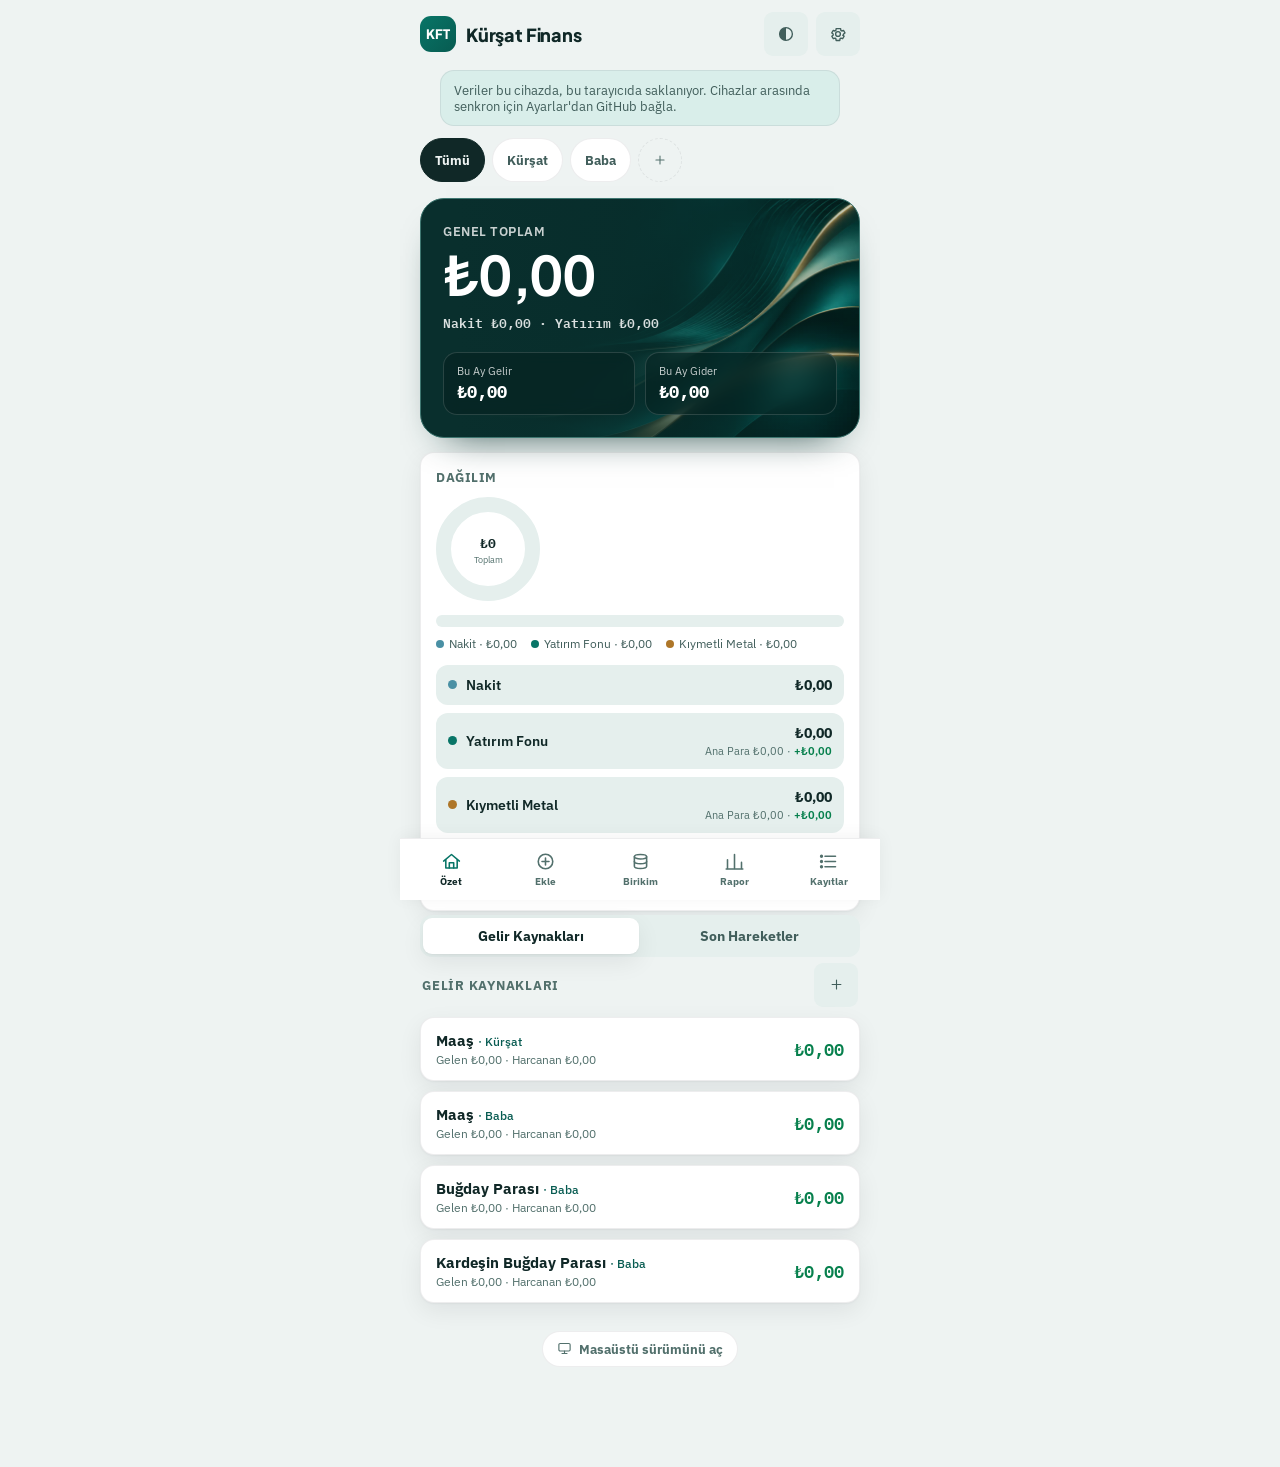
<file: index.html>
<!doctype html>
<html lang="tr">
<head>
<meta charset="UTF-8">
<meta name="viewport" content="width=device-width, initial-scale=1.0, viewport-fit=cover">
<meta name="apple-mobile-web-app-capable" content="yes">
<meta name="apple-mobile-web-app-status-bar-style" content="black-translucent">
<meta name="apple-mobile-web-app-title" content="KFT">
<meta name="mobile-web-app-capable" content="yes">
<meta name="theme-color" content="#5B5FEF">
<link rel="apple-touch-icon" href="[data-uri]">
<title>Kürşat Finans Takip</title>
<style>
@import url('https://fonts.googleapis.com/css2?family=Plus+Jakarta+Sans:wght@500;600;700;800&family=IBM+Plex+Sans:wght@400;500;600&family=IBM+Plex+Mono:wght@500;600&display=swap');

:root{
  --bg:#F4F5FA;
  --surface:#FFFFFF;
  --surface-2:#EBEDF6;
  --ink:#1B1D28;
  --ink-soft:#6B6F86;
  --ink-faint:#A0A4B8;
  --hairline:rgba(27,29,40,0.08);
  --accent:#5B5FEF;
  --accent-ink:#4438CA;
  --accent-soft:#ECEBFE;
  --income:#12B76A;
  --income-soft:#E7F9F1;
  --expense:#F04438;
  --expense-soft:#FDECEB;
  --gold:#C99A2E;
  --gold-ink:#8A6A1E;
  --gold-soft:#FBF3DD;
  --cash:#4A90A4;
  --cash-soft:#E6F2F5;
  --radius:20px;
  --radius-sm:14px;
  --shadow:0 1px 2px rgba(16,17,28,0.04), 0 8px 24px rgba(16,17,28,0.07);
  color-scheme: light;
}
@media (prefers-color-scheme: dark){
  :root:not([data-theme="light"]){
    --bg:#12131C;
    --surface:#1B1D2A;
    --surface-2:#242637;
    --ink:#EDEEF7;
    --ink-soft:#9498B0;
    --ink-faint:#5C5F76;
    --hairline:rgba(237,238,247,0.09);
    --accent:#8B8FFB;
    --accent-ink:#B4B7FD;
    --accent-soft:#25275A;
    --income:#3DD68C;
    --income-soft:#123322;
    --expense:#FF6B61;
    --expense-soft:#3A1817;
    --gold:#E4B94F;
    --gold-ink:#F2CD73;
    --gold-soft:#3A2E12;
    --cash:#6FC3D9;
    --cash-soft:#123238;
    --shadow:0 1px 2px rgba(0,0,0,0.35), 0 10px 30px rgba(0,0,0,0.4);
    color-scheme: dark;
  }
}
:root[data-theme="dark"]{
  --bg:#12131C;
  --surface:#1B1D2A;
  --surface-2:#242637;
  --ink:#EDEEF7;
  --ink-soft:#9498B0;
  --ink-faint:#5C5F76;
  --hairline:rgba(237,238,247,0.09);
  --accent:#8B8FFB;
  --accent-ink:#B4B7FD;
  --accent-soft:#25275A;
  --income:#3DD68C;
  --income-soft:#123322;
  --expense:#FF6B61;
  --expense-soft:#3A1817;
  --gold:#E4B94F;
  --gold-ink:#F2CD73;
  --gold-soft:#3A2E12;
  --cash:#6FC3D9;
  --cash-soft:#123238;
  --shadow:0 1px 2px rgba(0,0,0,0.35), 0 10px 30px rgba(0,0,0,0.4);
  color-scheme: dark;
}

*{box-sizing:border-box;}
html,body{margin:0;padding:0;}
body{
  background:var(--bg);
  color:var(--ink);
  font-family:'IBM Plex Sans', system-ui, sans-serif;
  -webkit-font-smoothing:antialiased;
  padding-bottom: env(safe-area-inset-bottom);
}
.num{font-family:'IBM Plex Mono', ui-monospace, monospace; font-variant-numeric: tabular-nums; font-feature-settings:"tnum" 1;}
h1,h2,h3,.display{font-family:'Plus Jakarta Sans', system-ui, sans-serif; font-weight:700;}

#app{max-width:480px;margin:0 auto;min-height:100vh;position:relative;display:flex;flex-direction:column;}

.topbar{
  display:flex;align-items:center;justify-content:space-between;
  padding:16px 20px 10px;
}
.brand{display:flex;align-items:center;gap:10px;}
.brand-mark{
  width:36px;height:36px;border-radius:11px;background:linear-gradient(135deg, var(--accent), var(--accent-ink));color:#fff;
  display:flex;align-items:center;justify-content:center;font-family:'Plus Jakarta Sans',sans-serif;font-weight:800;font-size:13px;flex:none;letter-spacing:0.02em;
}
.brand-name{font-family:'Plus Jakarta Sans',sans-serif;font-weight:800;font-size:18px;letter-spacing:-0.01em;}
.topbar .icon-btn{width:36px;height:36px;}
.topbar .icon-btn svg{width:18px;height:18px;}
.topbar-actions{display:flex;align-items:center;gap:8px;}

/* ---------- donut chart ---------- */
.donut-wrap{display:flex;align-items:center;gap:16px;margin:2px 0 14px;}
.donut-wrap svg{flex:none;}
.donut-wrap .num{font-family:'IBM Plex Mono', ui-monospace, monospace;}

/* ---------- micro-interactions ---------- */
.holding-card,.source-card,.bar-row,.chip,.btn-primary,.btn-ghost,.btn-danger,.icon-btn,.stat-tile{
  transition:transform .14s ease, box-shadow .14s ease, opacity .14s ease;
}
.holding-card:active,.source-card:active{transform:scale(0.98);}
.chip:active,.icon-btn:active{transform:scale(0.93);}
.btn-primary:active,.btn-ghost:active,.btn-danger:active{transform:scale(0.97);}
@media (hover:hover){
  .holding-card:hover,.source-card:hover{transform:translateY(-1px);}
  .chip:hover{opacity:0.88;}
}

main{flex:1;padding:4px 20px 100px;overflow-x:hidden;}
.view{display:none;}
.view.active{display:block;animation:fadein .18s ease;}
@keyframes fadein{from{opacity:0;transform:translateY(4px)}to{opacity:1;transform:none}}

.section-title{
  font-size:12.5px;font-weight:700;text-transform:uppercase;letter-spacing:0.06em;
  color:var(--ink-faint);margin:22px 2px 10px;
}
.section-title:first-child{margin-top:6px;}

.hero{
  position:relative; overflow:hidden; isolation:isolate;
  background:
    radial-gradient(130% 160% at 105% -25%, rgba(255,255,255,0.30), rgba(255,255,255,0) 55%),
    radial-gradient(90% 130% at -15% 115%, rgba(255,255,255,0.18), rgba(255,255,255,0) 55%),
    linear-gradient(150deg, var(--accent-ink) 0%, var(--accent) 55%, #8B8FFB 100%);
  color:#fff;border-radius:calc(var(--radius) + 4px);padding:24px 22px 22px;
  box-shadow:0 20px 44px -16px rgba(91,95,239,0.55), inset 0 1px 0 rgba(255,255,255,0.25);
}
.hero::after{
  content:'';
  position:absolute; top:-40%; right:-18%; width:70%; height:140%;
  background:radial-gradient(closest-side, rgba(255,255,255,0.16), rgba(255,255,255,0) 70%);
  pointer-events:none; z-index:0;
}
.hero-label,.hero-amount,.hero-row,.hero-breakdown{position:relative; z-index:1;}
.hero-label{font-size:12.5px;color:rgba(255,255,255,0.78);letter-spacing:0.04em;text-transform:uppercase;font-weight:600;}
.hero-amount{font-size:35px;font-weight:700;margin-top:6px;line-height:1.1;letter-spacing:-0.01em;font-family:'Plus Jakarta Sans',sans-serif;}
.hero-breakdown{font-size:13px;color:rgba(255,255,255,0.85);margin-top:7px;font-weight:600;}
.hero-row{display:flex;gap:10px;margin-top:18px;}
.hero-stat{
  flex:1;background:rgba(255,255,255,0.14);border:1px solid rgba(255,255,255,0.18);
  border-radius:14px;padding:11px 13px;backdrop-filter:blur(8px);-webkit-backdrop-filter:blur(8px);
}
.hero-stat .l{font-size:11px;color:rgba(255,255,255,0.78);}
.hero-stat .v{font-size:16.5px;font-weight:700;margin-top:3px;}

.pot-grid{display:flex;flex-direction:column;gap:10px;}
.pot-card{
  background:var(--surface);border:1px solid var(--hairline);border-radius:var(--radius-sm);
  padding:13px 15px;box-shadow:var(--shadow);
  display:flex;align-items:center;justify-content:space-between;gap:10px;
}
.pot-name{font-weight:700;font-size:14.5px;}
.pot-person{font-weight:500;color:var(--accent-ink);font-size:11.5px;}
.pot-sub{font-size:11.5px;color:var(--ink-faint);margin-top:2px;}
.pot-balance{font-size:17px;font-weight:600;white-space:nowrap;}
.pot-balance.neg{color:var(--expense);}
.pot-balance.pos{color:var(--income);}

.empty{
  text-align:center;padding:34px 16px;color:var(--ink-faint);font-size:13.5px;
  border:1px dashed var(--hairline);border-radius:var(--radius-sm);
}

.tx-list{display:flex;flex-direction:column;}
.tx-row{
  display:flex;align-items:center;gap:12px;padding:11px 2px;border-bottom:1px solid var(--hairline);
  cursor:pointer;
}
.tx-row:last-child{border-bottom:none;}
.tx-dot{width:9px;height:9px;border-radius:50%;flex:none;}
.tx-dot.income{background:var(--income);}
.tx-dot.expense{background:var(--expense);}
.tx-main{flex:1;min-width:0;}
.tx-label{font-size:14px;font-weight:600;white-space:nowrap;overflow:hidden;text-overflow:ellipsis;}
.tx-sub{font-size:11.5px;color:var(--ink-faint);margin-top:1px;white-space:nowrap;overflow:hidden;text-overflow:ellipsis;}
.tx-amount{font-size:14.5px;font-weight:600;white-space:nowrap;flex:none;}
.tx-amount.income{color:var(--income);}
.tx-amount.expense{color:var(--expense);}
.month-header{font-size:11.5px;font-weight:700;color:var(--ink-faint);text-transform:uppercase;letter-spacing:0.05em;margin:18px 2px 6px;}
.month-header:first-child{margin-top:0;}

.segmented{display:flex;background:var(--surface-2);border-radius:12px;padding:3px;gap:3px;}
.segmented button{
  flex:1;border:none;background:transparent;padding:9px 0;border-radius:9px;font-family:inherit;
  font-size:14px;font-weight:700;color:var(--ink-soft);cursor:pointer;
  transition:background .18s ease,color .18s ease,box-shadow .18s ease,transform .18s ease;
}
.segmented button.active{background:var(--surface);color:var(--ink);box-shadow:var(--shadow);}

#birikimSubTabs{padding:4px;border-radius:16px;background:var(--surface-2);border:1px solid var(--hairline);}
#birikimSubTabs button{
  padding:12px 0;border-radius:12px;font-size:14.5px;display:flex;align-items:center;justify-content:center;gap:7px;
}
#birikimSubTabs button .sub-dot{width:8px;height:8px;border-radius:50%;background:currentColor;opacity:0.35;flex:none;transition:opacity .18s ease;}
#birikimSubTabs button.active .sub-dot{opacity:1;}
#birikimSubTabs button[data-sub="metal"].active{background:var(--gold-soft);color:var(--gold-ink);box-shadow:var(--shadow);transform:translateY(-1px);}
#birikimSubTabs button[data-sub="fund"].active{background:var(--accent-soft);color:var(--accent-ink);box-shadow:var(--shadow);transform:translateY(-1px);}

.field{margin-top:16px;}
.field label{display:block;font-size:12.5px;font-weight:700;color:var(--ink-soft);margin-bottom:6px;}
.field input, .field select, .field textarea{
  width:100%;background:var(--surface);border:1px solid var(--hairline);border-radius:var(--radius-sm);
  padding:12px 13px;font-family:'IBM Plex Sans',sans-serif;font-size:15px;color:var(--ink);
}
.field input.num-input{font-family:'IBM Plex Mono',monospace;font-size:19px;font-weight:600;}
input[type="number"]::-webkit-inner-spin-button,
input[type="number"]::-webkit-outer-spin-button{-webkit-appearance:none;margin:0;}
input[type="number"]{-moz-appearance:textfield;appearance:textfield;}
.field select{appearance:none;-webkit-appearance:none;background-image:url("data:image/svg+xml,%3Csvg xmlns='http://www.w3.org/2000/svg' viewBox='0 0 20 20' fill='none' stroke='%236B6F86' stroke-width='2'%3E%3Cpath d='M6 8l4 4 4-4'/%3E%3C/svg%3E");background-repeat:no-repeat;background-position:right 12px center;padding-right:34px;}
.field-hint{font-size:11.5px;color:var(--ink-faint);margin-top:5px;}
.quickadd-toggle{background:none;border:none;color:var(--accent-ink);font-size:12px;font-weight:700;padding:6px 0 0;cursor:pointer;font-family:inherit;}
.quickadd-row{display:none;gap:8px;margin-top:8px;}
.quickadd-row.open{display:flex;}
.quickadd-row input{flex:1;background:var(--surface);border:1px solid var(--hairline);border-radius:10px;padding:9px 11px;font-size:13.5px;color:var(--ink);font-family:inherit;}
.quickadd-row button{border:none;background:var(--ink);color:var(--bg);border-radius:10px;padding:0 14px;font-size:13px;font-weight:700;cursor:pointer;}

.btn-primary{
  width:100%;margin-top:22px;background:var(--accent);color:#fff;border:none;border-radius:var(--radius-sm);
  padding:14px;font-family:'Plus Jakarta Sans',sans-serif;font-size:15.5px;font-weight:700;cursor:pointer;
}
.btn-primary:active{opacity:0.85;}
.btn-primary.expense{background:var(--expense);}
.btn-primary.income{background:var(--income);}
.btn-primary.gold{background:var(--gold);color:#2b2108;}

.chips{display:flex;gap:7px;overflow-x:auto;padding-bottom:2px;}
.chip{
  flex:none;border:1px solid var(--hairline);background:var(--surface);color:var(--ink-soft);
  border-radius:99px;padding:7px 14px;font-size:12.5px;font-weight:700;cursor:pointer;font-family:inherit;white-space:nowrap;
}
.chip.active{background:var(--ink);color:var(--bg);border-color:var(--ink);}
.chip-manage{
  flex:none;border:1px dashed var(--hairline);background:transparent;color:var(--ink-faint);
  border-radius:99px;width:32px;height:32px;display:flex;align-items:center;justify-content:center;cursor:pointer;
}
.chip-manage svg{width:14px;height:14px;}

.stat-row{display:flex;gap:10px;margin-top:2px;}
.stat-tile{flex:1;background:var(--surface);border:1px solid var(--hairline);border-radius:var(--radius-sm);padding:12px 13px;box-shadow:var(--shadow);}
.stat-tile .l{font-size:11px;color:var(--ink-faint);font-weight:700;text-transform:uppercase;letter-spacing:0.04em;}
.stat-tile .v{font-size:16px;font-weight:700;margin-top:4px;}
.stat-tile .v.income{color:var(--income);}
.stat-tile .v.expense{color:var(--expense);}

.bar-row{margin-bottom:14px;}
.bar-top{display:flex;justify-content:space-between;font-size:13px;margin-bottom:6px;}
.bar-top .name{font-weight:600;}
.bar-top .amt{font-weight:600;}
.bar-track{height:9px;background:var(--surface-2);border-radius:99px;overflow:hidden;}
.bar-fill{height:100%;background:var(--accent);border-radius:99px;}
.bar-fill.gold{background:var(--gold);}

.source-card{background:var(--surface);border:1px solid var(--hairline);border-radius:var(--radius-sm);padding:13px 15px;box-shadow:var(--shadow);margin-bottom:10px;}
.source-card .name{font-weight:700;font-size:14px;margin-bottom:10px;}
.source-grid{display:grid;grid-template-columns:1fr 1fr 1fr;gap:6px;}
.source-grid .cell .l{font-size:10px;color:var(--ink-faint);text-transform:uppercase;letter-spacing:0.03em;}
.source-grid .cell .v{font-size:13px;font-weight:700;margin-top:2px;}

.breakdown-card{background:var(--surface);border:1px solid var(--hairline);border-radius:var(--radius-sm);padding:16px 15px;box-shadow:var(--shadow);margin-top:14px;}
.breakdown-card .card-title{font-size:12.5px;font-weight:700;color:var(--ink-faint);text-transform:uppercase;letter-spacing:0.04em;margin-bottom:12px;}
.breakdown-stack{display:flex;height:12px;border-radius:99px;overflow:hidden;background:var(--surface-2);}
.breakdown-stack .seg{height:100%;}
.breakdown-stack .seg.cash{background:var(--cash);}
.breakdown-stack .seg.fund{background:var(--accent);}
.breakdown-stack .seg.metal{background:var(--gold);}
.breakdown-legend{display:flex;flex-wrap:wrap;gap:5px 14px;font-size:11.5px;color:var(--ink-soft);margin:9px 0 14px;}
.breakdown-legend .dot{width:8px;height:8px;border-radius:50%;display:inline-block;margin-right:5px;position:relative;top:0.5px;}
.breakdown-legend .dot.cash{background:var(--cash);}
.breakdown-legend .dot.fund{background:var(--accent);}
.breakdown-legend .dot.metal{background:var(--gold);}
.breakdown-rows{display:flex;flex-direction:column;gap:8px;}
.breakdown-row{display:flex;justify-content:space-between;align-items:center;padding:11px 12px;background:var(--surface-2);border-radius:12px;}
.breakdown-row .label{display:flex;align-items:center;gap:9px;font-weight:600;font-size:13.5px;}
.breakdown-row .label .dot{width:9px;height:9px;border-radius:50%;flex:none;}
.breakdown-row .amounts{text-align:right;}
.breakdown-row .amounts .main{font-weight:700;font-size:14px;}
.breakdown-row .amounts .sub{font-size:11px;color:var(--ink-faint);margin-top:2px;}
.profit-pos{color:var(--income);font-weight:600;}
.profit-neg{color:var(--expense);font-weight:600;}

.delta-summary-banner{display:flex;align-items:center;justify-content:space-between;gap:10px;margin-top:14px;padding:11px 14px;border-radius:var(--radius-sm);border:1px solid var(--hairline);}
.delta-summary-banner.pos{background:var(--income-soft);}
.delta-summary-banner.neg{background:var(--expense-soft);}
.dsb-label{font-size:12px;font-weight:600;color:var(--ink-soft);}
.dsb-amount{font-size:15px;font-weight:800;font-family:'Plus Jakarta Sans',sans-serif;}
.delta-summary-banner.pos .dsb-amount{color:var(--income);}
.delta-summary-banner.neg .dsb-amount{color:var(--expense);}
.dsb-pct{font-weight:700;font-size:12.5px;opacity:0.85;}
.breakdown-totals{display:flex;justify-content:space-between;gap:10px;margin-top:12px;padding-top:12px;border-top:1px solid var(--hairline);}
.breakdown-totals .t-item{flex:1;}
.breakdown-totals .t-label{font-size:10.5px;color:var(--ink-faint);text-transform:uppercase;letter-spacing:0.03em;}
.breakdown-totals .t-val{font-size:14.5px;font-weight:700;margin-top:3px;}
.breakdown-source-title{font-size:10.5px;font-weight:700;color:var(--ink-faint);text-transform:uppercase;letter-spacing:0.03em;margin:14px 0 6px;}
.breakdown-source-list{display:flex;flex-direction:column;}
.breakdown-source-row{display:flex;justify-content:space-between;gap:10px;padding:7px 2px;font-size:12.5px;border-bottom:1px solid var(--hairline);}
.breakdown-source-row:last-child{border-bottom:none;}
.breakdown-source-row span:first-child{color:var(--ink-soft);}
.breakdown-source-row span:last-child{font-weight:600;}

.holding-card{background:var(--surface);border:1px solid var(--hairline);border-radius:var(--radius-sm);padding:14px 15px;box-shadow:var(--shadow);margin-bottom:10px;cursor:pointer;}
.holding-top{display:flex;justify-content:space-between;align-items:flex-start;gap:10px;}
.holding-material{font-weight:700;font-size:14.5px;}
.holding-person{font-weight:500;color:var(--accent-ink);font-size:11.5px;}
.holding-sub{font-size:11.5px;color:var(--ink-faint);margin-top:2px;}
.holding-profit{text-align:right;font-weight:700;font-size:14.5px;white-space:nowrap;}
.holding-profit.pos{color:var(--income);}
.holding-profit.neg{color:var(--expense);}
.holding-profit-pct{font-size:11px;font-weight:600;margin-top:1px;}
.holding-bottom{margin-top:12px;padding-top:12px;border-top:1px solid var(--hairline);}
.coin-dot{width:26px;height:26px;border-radius:50%;background:var(--gold-soft);color:var(--gold-ink);display:flex;align-items:center;justify-content:center;flex:none;font-size:13px;}

.cat-row{display:flex;align-items:center;gap:10px;padding:10px 2px;border-bottom:1px solid var(--hairline);}
.cat-row:last-child{border-bottom:none;}
.cat-name{flex:1;font-size:14px;font-weight:600;}
.cat-name.archived{color:var(--ink-faint);text-decoration:line-through;}
.icon-btn{border:none;background:var(--surface-2);color:var(--ink-soft);width:30px;height:30px;border-radius:9px;display:flex;align-items:center;justify-content:center;cursor:pointer;flex:none;}
.icon-btn.danger{color:var(--expense);}
.icon-btn svg{width:15px;height:15px;}
.add-cat-row{display:flex;gap:8px;margin-top:12px;}
.add-cat-row input{flex:1;background:var(--surface);border:1px solid var(--hairline);border-radius:10px;padding:10px 12px;font-size:14px;color:var(--ink);font-family:inherit;}
.add-cat-row button{border:none;background:var(--ink);color:var(--bg);border-radius:10px;padding:0 16px;font-size:13.5px;font-weight:700;cursor:pointer;}

.tabbar{
  position:fixed;left:50%;transform:translateX(-50%);bottom:0;width:100%;max-width:480px;
  display:flex;background:var(--surface);border-top:1px solid var(--hairline);
  padding:7px 4px calc(7px + env(safe-area-inset-bottom));
  box-shadow:0 -2px 16px rgba(0,0,0,0.05);
}
.tab{
  flex:1;display:flex;flex-direction:column;align-items:center;gap:3px;background:none;border:none;
  color:var(--ink-faint);padding:5px 0;cursor:pointer;font-family:inherit;
}
.tab svg{width:21px;height:21px;stroke:currentColor;fill:none;stroke-width:1.8;stroke-linecap:round;stroke-linejoin:round;}
.tab span{font-size:10px;font-weight:700;}
.tab.active{color:var(--ink);}
.tab.active svg{stroke:var(--accent);}

.overlay{
  position:fixed;inset:0;background:rgba(10,10,20,0.45);display:none;align-items:flex-end;justify-content:center;z-index:50;
}
.overlay.open{display:flex;}
.sheet{
  width:100%;max-width:480px;background:var(--bg);border-radius:22px 22px 0 0;padding:10px 20px calc(24px + env(safe-area-inset-bottom));
  max-height:86vh;overflow-y:auto;box-shadow:0 -8px 30px rgba(0,0,0,0.2);
}
.sheet-handle{width:36px;height:4px;background:var(--hairline);border-radius:99px;margin:6px auto 14px;}
.sheet-title{font-family:'Plus Jakarta Sans',sans-serif;font-size:19px;font-weight:800;margin-bottom:4px;}
.sheet-actions{display:flex;gap:10px;margin-top:20px;}
.btn-ghost{flex:1;border:1px solid var(--hairline);background:var(--surface);color:var(--ink);border-radius:var(--radius-sm);padding:12px;font-family:inherit;font-size:14.5px;font-weight:700;cursor:pointer;}
.btn-danger{flex:1;border:none;background:var(--expense);color:#fff;border-radius:var(--radius-sm);padding:12px;font-family:inherit;font-size:14.5px;font-weight:700;cursor:pointer;}

#toast{
  position:fixed;left:50%;bottom:96px;transform:translateX(-50%) translateY(20px);
  background:var(--ink);color:var(--bg);padding:11px 18px;border-radius:99px;font-size:13.5px;font-weight:700;
  opacity:0;pointer-events:none;transition:all .25s ease;z-index:60;box-shadow:var(--shadow);white-space:nowrap;
}
#toast.show{opacity:1;transform:translateX(-50%) translateY(0);}

.banner{
  background:var(--accent-soft);border:1px solid var(--hairline);border-radius:var(--radius-sm);
  padding:11px 13px;font-size:12.5px;color:var(--ink-soft);margin-bottom:16px;display:none;
}
.banner.show{display:block;}

.lock-error{font-size:12.5px;color:var(--expense);margin-top:10px;min-height:16px;}

.settings-section{margin-top:8px;}
.settings-section + .settings-section{margin-top:22px;}
.settings-row{display:flex;flex-direction:column;gap:10px;background:var(--surface);border:1px solid var(--hairline);border-radius:var(--radius-sm);padding:16px;box-shadow:var(--shadow);}
.settings-row .field{margin-top:0;}
.settings-row input[type="text"], .settings-row input[type="password"]{
  width:100%;background:var(--bg);border:1px solid var(--hairline);border-radius:10px;
  padding:11px 12px;font-family:'IBM Plex Sans',sans-serif;font-size:14px;color:var(--ink);
}
.settings-subhead{font-size:12px;font-weight:700;color:var(--accent-ink);margin:14px 0 8px;}
.settings-subhead:first-child{margin-top:0;}

.desktop-link-row{display:flex;justify-content:center;margin-top:28px;}
.desktop-link{
  display:inline-flex;align-items:center;gap:7px;color:var(--ink-faint);font-size:12.5px;font-weight:700;
  text-decoration:none;padding:9px 14px;border-radius:99px;border:1px solid var(--hairline);background:var(--surface);
  transition:color .15s ease,border-color .15s ease;
}
.desktop-link svg{width:15px;height:15px;flex:none;}
.desktop-link:hover{color:var(--ink);border-color:var(--ink-faint);}
</style>
<link rel="stylesheet" href="./refresh.css">
<link rel="manifest" href="./manifest.webmanifest">
<link rel="apple-touch-icon" href="./assets/app-icon-192.png">
</head>
<body>

<div id="app">
  <div class="topbar">
    <div class="brand">
      <div class="brand-mark">KFT</div>
      <div class="brand-name">Kürşat Finans</div>
    </div>
    <div class="topbar-actions">
      <button type="button" class="icon-btn" id="themeToggleBtn" title="Tema"></button>
      <button type="button" class="icon-btn" id="settingsBtn" title="Ayarlar">
        <svg viewBox="0 0 24 24" fill="none" stroke="currentColor" stroke-width="1.8" stroke-linecap="round" stroke-linejoin="round"><circle cx="12" cy="12" r="3.2"/><path d="M19.4 13.5c.04-.5.04-1 0-1.5l1.9-1.4-2-3.4-2.2.8c-.4-.3-.8-.6-1.3-.8l-.3-2.3H9.5l-.3 2.3c-.5.2-.9.5-1.3.8l-2.2-.8-2 3.4L5.6 12c-.04.5-.04 1 0 1.5l-1.9 1.4 2 3.4 2.2-.8c.4.3.8.6 1.3.8l.3 2.3h4.9l.3-2.3c.5-.2.9-.5 1.3-.8l2.2.8 2-3.4-1.9-1.4Z"/></svg>
      </button>
    </div>
  </div>

  <main>
    <div id="dbBanner" class="banner" style="margin:0 20px 12px;"></div>

    <!-- ÖZET -->
    <section id="view-ozet" class="view active">
      <div class="chips" id="ozetPersonChips"></div>

      <div class="hero" style="margin-top:14px;">
        <div class="hero-label">Genel Toplam</div>
        <div class="hero-amount num" id="heroTotal">₺0,00</div>
        <div class="hero-breakdown num" id="heroBreakdown">Nakit ₺0,00 · Yatırım ₺0,00</div>
        <div class="hero-row">
          <div class="hero-stat"><div class="l">Bu Ay Gelir</div><div class="v num" id="heroIncomeMonth">₺0,00</div></div>
          <div class="hero-stat"><div class="l">Bu Ay Gider</div><div class="v num" id="heroExpenseMonth">₺0,00</div></div>
        </div>
      </div>

      <div class="breakdown-card" id="breakdownCard"></div>

      <div class="segmented" id="ozetSubTabs" style="margin-top:4px;">
        <button type="button" data-sub="kaynaklar" class="active">Gelir Kaynakları</button>
        <button type="button" data-sub="hareketler">Son Hareketler</button>
      </div>

      <div id="ozetKaynaklarPane">
        <div class="section-title" style="display:flex;align-items:center;justify-content:space-between;">
          <span>Gelir Kaynakları</span>
          <button type="button" class="icon-btn" id="addIncomeTypeQuickBtn" title="Gelir kaynağı ekle" style="margin:0;">
            <svg viewBox="0 0 24 24" fill="none" stroke="currentColor" stroke-width="1.8" stroke-linecap="round"><path d="M12 5v14M5 12h14"/></svg>
          </button>
        </div>
        <div class="pot-grid" id="potGrid"></div>
      </div>

      <div id="ozetHareketlerPane" style="display:none;">
        <div class="section-title">Son Hareketler</div>
        <div class="tx-list" id="recentList"></div>
      </div>
    </section>

    <!-- EKLE -->
    <section id="view-ekle" class="view">
      <div class="section-title" style="margin-top:6px;">Yeni Kayıt</div>
      <div class="segmented">
        <button data-mode="gider" class="active" id="modeGiderBtn">Gider</button>
        <button data-mode="gelir" id="modeGelirBtn">Gelir</button>
      </div>

      <form id="entryForm">
        <div class="field">
          <label for="f_person">Kişi</label>
          <select id="f_person"></select>
        </div>

        <div class="field">
          <label for="f_amount">Tutar (₺)</label>
          <input type="text" inputmode="decimal" id="f_amount" class="num-input" placeholder="0,00" required>
        </div>

        <div class="field" id="expenseCatField">
          <label for="f_category">Gider Kategorisi</label>
          <select id="f_category"></select>
          <button type="button" class="quickadd-toggle" data-qa="expense_categories">+ Yeni kategori</button>
          <div class="quickadd-row" data-qa-row="expense_categories">
            <input type="text" placeholder="Kategori adı" id="qa_expense_categories">
            <button type="button" data-qa-submit="expense_categories">Ekle</button>
          </div>
        </div>

        <div class="field" id="incomeTypeField" style="display:none;">
          <label for="f_incometype">Gelir Türü</label>
          <select id="f_incometype"></select>
          <button type="button" class="quickadd-toggle" data-qa="income_types">+ Yeni gelir türü</button>
          <div class="quickadd-row" data-qa-row="income_types">
            <input type="text" placeholder="Gelir türü adı" id="qa_income_types">
            <button type="button" data-qa-submit="income_types">Ekle</button>
          </div>
        </div>

        <div class="field" id="paidFromField">
          <label for="f_paidfrom">Hangi Kaynaktan Ödendi</label>
          <select id="f_paidfrom"></select>
          <div class="field-hint">Ödeme, seçtiğin gelir kaynağının bakiyesinden düşülür.</div>
        </div>

        <div class="field">
          <label for="f_date">Tarih</label>
          <input type="date" id="f_date" required>
        </div>

        <div class="field">
          <label for="f_note">Not (opsiyonel)</label>
          <input type="text" id="f_note" placeholder="Örn: Eylül ayı elektrik">
        </div>

        <button type="submit" class="btn-primary expense" id="submitBtn">Gideri Kaydet</button>
      </form>
    </section>

    <!-- BİRİKİM -->
    <section id="view-birikim" class="view">
      <div class="chips" id="birikimOverviewPersonChips" style="margin-top:14px;"></div>
      <div class="breakdown-card" id="birikimOverviewCard" style="margin-top:12px;"></div>

      <div class="segmented" id="birikimSubTabs">
        <button type="button" data-sub="metal" class="active"><span class="sub-dot"></span>Kıymetli Maden</button>
        <button type="button" data-sub="fund"><span class="sub-dot"></span>Yatırım Fonları</button>
      </div>

      <div id="birikimMetalPane">
        <div class="chips" id="birikimPersonChips" style="margin-top:14px;"></div>

        <div class="stat-row" style="margin-top:16px;">
          <div class="stat-tile"><div class="l">Maliyet</div><div class="v num" id="bMaliyet">₺0,00</div></div>
          <div class="stat-tile"><div class="l">Güncel Değer</div><div class="v num" id="bDeger">₺0,00</div></div>
          <div class="stat-tile"><div class="l">Kar/Zarar</div><div class="v num" id="bKar">₺0,00</div></div>
        </div>

        <div id="metalPriceDeltaSummary"></div>

        <div style="display:flex;gap:10px;margin-top:18px;">
          <button type="button" class="btn-primary gold" id="addHoldingBtn" style="flex:1;margin-top:0;">+ Yeni Varlık Ekle</button>
          <button type="button" class="btn-ghost" id="updatePricesBtn" style="flex:1;margin-top:0;">Fiyatları Güncelle</button>
        </div>

        <div class="section-title">Materyale Göre Dağılım</div>
        <div id="materialBars"></div>

        <div class="section-title">Varlıklarım</div>
        <div class="chips" id="holdingsFilterChips" style="margin-bottom:10px;"></div>
        <div id="holdingsList"></div>
      </div>

      <div id="birikimFundPane" style="display:none;">
        <div class="chips" id="fundPersonChips" style="margin-top:14px;"></div>

        <div class="stat-row" style="margin-top:16px;">
          <div class="stat-tile"><div class="l">Elde Kalan Adet</div><div class="v num" id="fAdet">0</div></div>
          <div class="stat-tile"><div class="l">Maliyet</div><div class="v num" id="fMaliyet">₺0,00</div></div>
          <div class="stat-tile"><div class="l">Güncel Değer</div><div class="v num" id="fDeger">₺0,00</div></div>
        </div>
        <div class="stat-row" style="margin-top:10px;">
          <div class="stat-tile"><div class="l">Gerçekleşmemiş K/Z</div><div class="v num" id="fUnrealized">₺0,00</div></div>
          <div class="stat-tile"><div class="l">Gerçekleşen Net Kâr</div><div class="v num" id="fRealized">₺0,00</div></div>
        </div>

        <div id="fundPriceDeltaSummary"></div>

        <div style="display:flex;gap:10px;margin-top:18px;">
          <button type="button" class="btn-primary gold" id="addFundLotBtn" style="flex:1;margin-top:0;">+ Alış Ekle</button>
          <button type="button" class="btn-ghost" id="addFundSaleBtn" style="flex:1;margin-top:0;">Satış Ekle</button>
        </div>
        <button type="button" class="btn-ghost" id="updateFundPriceBtn" style="width:100%;margin-top:10px;">Güncel Fon Fiyatını Güncelle</button>

        <div class="section-title">Fona Göre Dağılım</div>
        <div id="fundBars"></div>

        <div class="segmented" id="fundTxTabs" style="margin-top:4px;">
          <button type="button" data-sub="lots" class="active">Alışlarım</button>
          <button type="button" data-sub="sales">Satışlarım</button>
        </div>

        <div id="fundLotsPane">
          <div id="fundLotsList"></div>
        </div>

        <div id="fundSalesPane" style="display:none;">
          <div id="fundSalesList"></div>
        </div>
      </div>
    </section>

    <!-- RAPOR -->
    <section id="view-rapor" class="view">
      <div class="chips" id="raporPersonChips"></div>

      <div class="section-title">Dönem</div>
      <div class="chips" id="periodChips">
        <button class="chip" data-period="thisMonth">Bu Ay</button>
        <button class="chip" data-period="lastMonth">Geçen Ay</button>
        <button class="chip" data-period="thisYear">Bu Yıl</button>
        <button class="chip" data-period="all">Tümü</button>
      </div>

      <div class="stat-row" style="margin-top:16px;">
        <div class="stat-tile"><div class="l">Gelir</div><div class="v num income" id="repIncome">₺0,00</div></div>
        <div class="stat-tile"><div class="l">Gider</div><div class="v num expense" id="repExpense">₺0,00</div></div>
        <div class="stat-tile"><div class="l">Net</div><div class="v num" id="repNet">₺0,00</div></div>
      </div>

      <div class="section-title">Nereye Gitti — Kategoriye Göre</div>
      <div id="categoryBars"></div>

      <div class="section-title">Kaynağa Göre</div>
      <div id="sourceCards"></div>

      <div class="section-title">Bankaya Göre Dağılım (Kıymetli Maden)</div>
      <div id="bankBars"></div>
    </section>

    <!-- KAYITLAR -->
    <section id="view-kayitlar" class="view">
      <div class="chips" id="kayitlarPersonChips"></div>

      <div class="section-title">Filtre</div>
      <div class="chips" id="recordChips">
        <button class="chip active" data-rf="all">Tümü</button>
        <button class="chip" data-rf="gelir">Gelir</button>
        <button class="chip" data-rf="gider">Gider</button>
      </div>
      <div id="recordsList" style="margin-top:14px;"></div>
    </section>

    <div class="desktop-link-row">
      <a href="masaustu.html" class="desktop-link">
        <svg viewBox="0 0 24 24" fill="none" stroke="currentColor" stroke-width="1.8" stroke-linecap="round" stroke-linejoin="round"><rect x="3" y="4" width="18" height="12" rx="2"/><path d="M8 20h8M12 16v4"/></svg>
        Masaüstü sürümünü aç
      </a>
    </div>
  </main>

  <nav class="tabbar">
    <button class="tab active" data-view="ozet">
      <svg viewBox="0 0 24 24"><path d="M3 11.5 12 4l9 7.5"/><path d="M5.5 10v9.5h13V10"/><path d="M9.5 19.5v-6h5v6"/></svg>
      <span>Özet</span>
    </button>
    <button class="tab" data-view="ekle">
      <svg viewBox="0 0 24 24"><circle cx="12" cy="12" r="8.3"/><path d="M12 8v8M8 12h8"/></svg>
      <span>Ekle</span>
    </button>
    <button class="tab" data-view="birikim">
      <svg viewBox="0 0 24 24"><ellipse cx="12" cy="6.5" rx="7" ry="2.6"/><path d="M5 6.5v5.4c0 1.4 3.1 2.6 7 2.6s7-1.2 7-2.6V6.5"/><path d="M5 11.9v5.4c0 1.4 3.1 2.6 7 2.6s7-1.2 7-2.6v-5.4"/></svg>
      <span>Birikim</span>
    </button>
    <button class="tab" data-view="rapor">
      <svg viewBox="0 0 24 24"><path d="M4 20V10M12 20V4M20 20v-7"/><path d="M2.5 20.5h19"/></svg>
      <span>Rapor</span>
    </button>
    <button class="tab" data-view="kayitlar">
      <svg viewBox="0 0 24 24"><path d="M8 6h12M8 12h12M8 18h12"/><circle cx="4" cy="6" r="1"/><circle cx="4" cy="12" r="1"/><circle cx="4" cy="18" r="1"/></svg>
      <span>Kayıtlar</span>
    </button>
  </nav>
</div>

<div class="overlay" id="sheetOverlay">
  <div class="sheet" id="sheetContent"></div>
</div>

<div id="toast"></div>

<script src="./finance-core.js"></script>
<script>
if ('serviceWorker' in navigator && window.isSecureContext) {
  navigator.serviceWorker.register('./sw.js').catch(error => console.error('Çevrimdışı arayüz kurulamadı', error));
}
</script>
<script>
(function(){
  "use strict";

  // ---------- storage layer ----------
  var LOCAL_PREFIX = 'kft_v1_';
  var GH_CFG_KEY = 'kft_github_cfg_v1';
  var COLLECTIONS = ['people','income_types','expense_categories','income_entries','expense_entries','savings_holdings','material_prices','fund_lots','fund_sales','fund_prices'];

  function getGithubConfig(){
    try{ var raw = window.localStorage.getItem(GH_CFG_KEY); return raw ? JSON.parse(raw) : null; }catch(e){ return null; }
  }
  function setGithubConfig(cfg){ try{ window.localStorage.setItem(GH_CFG_KEY, JSON.stringify(cfg)); }catch(e){} }
  function clearGithubConfig(){ try{ window.localStorage.removeItem(GH_CFG_KEY); }catch(e){} }

  function utf8ToB64(str){ return btoa(unescape(encodeURIComponent(str))); }
  function b64ToUtf8(b64){ return decodeURIComponent(escape(atob(b64.replace(/\n/g,'')))); }

  function GithubApi(cfg){
    this.cfg = cfg; // {owner, repo, token, path}
    this.sha = null;
  }
  GithubApi.prototype._url = function(){
    return 'https://api.github.com/repos/'+encodeURIComponent(this.cfg.owner)+'/'+encodeURIComponent(this.cfg.repo)+'/contents/'+encodeURIComponent(this.cfg.path || 'data.json');
  };
  GithubApi.prototype._headers = function(){
    return {
      'Authorization': 'Bearer '+this.cfg.token,
      'Accept': 'application/vnd.github+json',
      'X-GitHub-Api-Version': '2022-11-28'
    };
  };
  GithubApi.prototype.testConnection = async function(){
    let res;
    try{
      res = await fetch('https://api.github.com/repos/'+encodeURIComponent(this.cfg.owner)+'/'+encodeURIComponent(this.cfg.repo), {headers: this._headers()});
    }catch(e){ return {ok:false, error:'Bağlantı kurulamadı (internet?)'}; }
    if(res.status===404) return {ok:false, error:'Repo bulunamadı — kullanıcı adı/repo adını kontrol et'};
    if(res.status===401) return {ok:false, error:'Token geçersiz'};
    if(!res.ok) return {ok:false, error:'Hata: '+res.status};
    const json = await res.json();
    const perms = json.permissions || {};
    if(perms.push === false) return {ok:false, error:'Token bu repoya yazma izni vermiyor'};
    return {ok:true};
  };
  GithubApi.prototype.fetchData = async function(){
    const res = await fetch(this._url(), {headers: this._headers()});
    if(res.status === 404){ this.sha = null; return null; }
    if(!res.ok){ throw new Error('GitHub okuma hatası: '+res.status); }
    const json = await res.json();
    this.sha = json.sha;
    if(!json.content) return null;
    const text = b64ToUtf8(json.content);
    try{ return JSON.parse(text); }catch(e){ throw new Error('data.json bozuk görünüyor'); }
  };
  GithubApi.prototype.saveData = async function(dataObj){
    const body = { message: 'KFT güncelleme '+new Date().toISOString(), content: utf8ToB64(JSON.stringify(dataObj, null, 2)) };
    if(this.sha) body.sha = this.sha;
    const res = await fetch(this._url(), {
      method: 'PUT',
      headers: Object.assign({'Content-Type':'application/json'}, this._headers()),
      body: JSON.stringify(body)
    });
    if(res.status === 409){ const err = new Error('conflict'); err.conflict = true; throw err; }
    if(!res.ok){
      let msg = 'GitHub yazma hatası: '+res.status;
      try{ const j = await res.json(); if(j && j.message) msg += ' — '+j.message; }catch(e){}
      throw new Error(msg);
    }
    const json = await res.json();
    this.sha = json.content.sha;
  };

  function emptyMem(){
    var m = {};
    COLLECTIONS.forEach(function(c){ m[c] = []; });
    return m;
  }

  function StoreLayer(gh){
    this.gh = gh || null;
    this.mem = emptyMem();
    if(!this.gh){
      const snapshot = window.localStorage.getItem(LOCAL_PREFIX+'snapshot');
      if(snapshot){
        const parsed = JSON.parse(snapshot);
        if(!COLLECTIONS.every(name=>Array.isArray(parsed[name]))) throw new Error('invalid_snapshot');
        this.mem = parsed;
        return;
      }
      var self = this;
      COLLECTIONS.forEach(function(col){
        try{
          var raw = window.localStorage.getItem(LOCAL_PREFIX+col);
          self.mem[col] = raw ? JSON.parse(raw) : [];
        }catch(e){ self.mem[col] = []; }
      });
    }
  }
  StoreLayer.prototype.initFromGithub = async function(){
    const data = await this.gh.fetchData();
    if(data) this.mem = {...data};
    var self = this;
    COLLECTIONS.forEach(function(col){
      self.mem[col] = (data && Array.isArray(data[col])) ? data[col] : [];
    });
  };
  StoreLayer.prototype.transaction = function(change){
    const write = async ()=>{
      if(this.readOnly){ toast('Bağlantı kurulana kadar değişiklik kaydedilemez.'); throw new Error('offline_read_only'); }
      const latest = this.gh ? null : window.localStorage.getItem(LOCAL_PREFIX+'snapshot');
      const draft = latest ? JSON.parse(latest) : structuredClone(this.mem);
      if(!COLLECTIONS.every(name=>Array.isArray(draft[name]))) throw new Error('invalid_snapshot');
      const result = change(draft);
      if(this.gh){
        try {
          await this.gh.saveData(draft);
        } catch(error) {
          if(error.conflict){
            await this.initFromGithub();
            await loadAll();
            toast('Başka bir cihaz güncelledi. Kayıt uygulanmadı, bilgileri kontrol edip yeniden dene.');
          }
          throw error;
        }
      } else {
        window.localStorage.setItem(LOCAL_PREFIX+'snapshot', JSON.stringify(draft));
      }
      this.mem = draft;
      return result;
    };
    const operation = (this.pending || Promise.resolve()).then(()=>{
      const locks = globalThis.navigator?.locks;
      return !this.gh && locks ? locks.request(LOCAL_PREFIX+'snapshot', write) : write();
    });
    this.pending = operation.catch(()=>{});
    return operation;
  };
  StoreLayer.prototype.list = async function(col){
    return structuredClone(this.mem[col]);
  };
  StoreLayer.prototype.add = function(col, data){
    return this.transaction(draft=>{
      const row = Object.assign({}, data, {id:'m'+crypto.randomUUID(), createdAt:new Date().toISOString()});
      draft[col].push(row);
      return structuredClone(row);
    });
  };
  StoreLayer.prototype.update = function(col, id, data){
    return this.transaction(draft=>{
      const row = draft[col].find(item=>item.id===id);
      if(row) Object.assign(row, data);
    });
  };
  StoreLayer.prototype.remove = function(col, id){
    return this.transaction(draft=>{
      if(col==='income_types' && (draft.income_entries.some(row=>row.typeId===id)
        || draft.expense_entries.some(row=>row.paidFromTypeId===id)
        || [...draft.savings_holdings,...draft.fund_lots,...draft.fund_sales].some(row=>row.incomeTypeId===id || row.cashTypeId===id))){
        throw new Error('linked_records');
      }
      if(col==='people' && ['income_types','income_entries','expense_entries','savings_holdings','fund_lots','fund_sales']
        .some(name=>draft[name].some(row=>row.personId===id))) throw new Error('linked_records');
      draft[col] = draft[col].filter(row=>row.id!==id);
    });
  };

  // ---------- app state ----------
  const S = {
    store:null,
    people:[], incomeTypes:[], expenseCategories:[], incomeEntries:[], expenseEntries:[], savingsHoldings:[], materialPrices:[],
    fundLots:[], fundSales:[], fundPrices:[],
    view:'ozet', addMode:'gider', addPersonId:null,
    ozetPerson:'all', raporPerson:'all', kayitlarPerson:'all', birikimPerson:'all', fundPerson:'all', birikimOverviewPerson:'all',
    reportPeriod:'thisMonth', recordFilter:'all', holdingsFilter:'all', birikimSubView:'metal', ozetSubView:'kaynaklar', fundTxView:'lots',
    raporExpandedTypes:{}, // {incomeTypeId: true} -- which "Kaynağa Göre" cards are expanded to show their hareketler
    raporExpandedBanks:{}, // {bankName: true} -- which "Bankaya Göre Dağılım" rows are expanded to show their varlıklar
    editing:null // {kind:'gelir'|'gider'|'varlik', id}
  };

  const $ = sel => document.querySelector(sel);
  const $$ = sel => Array.from(document.querySelectorAll(sel));

  function fmt(n){
    n = Number(n)||0;
    return n.toLocaleString('tr-TR', {style:'currency', currency:'TRY', maximumFractionDigits:2, minimumFractionDigits:2});
  }
  function fmtNum(n, digits){
    n = Number(n)||0;
    return n.toLocaleString('tr-TR', {maximumFractionDigits: digits==null?2:digits, minimumFractionDigits:0});
  }
  // donut merkez etiketleri gibi dar alanlarda kullanılan, ondalıksız/₺'siz kompakt format
  function fmtCompact(n){
    n = Number(n)||0;
    return '₺' + n.toLocaleString('tr-TR', {maximumFractionDigits:0, minimumFractionDigits:0});
  }
  function todayStr(){
    const d = new Date();
    const pad = x => String(x).padStart(2,'0');
    return d.getFullYear()+'-'+pad(d.getMonth()+1)+'-'+pad(d.getDate());
  }
  function monthLabel(dateStr){
    const [y,m] = dateStr.split('-').map(Number);
    const d = new Date(y, m-1, 1);
    return d.toLocaleDateString('tr-TR', {month:'long', year:'numeric'});
  }
  function dayLabel(dateStr){
    const [y,m,d] = dateStr.split('-').map(Number);
    return new Date(y,m-1,d).toLocaleDateString('tr-TR', {day:'numeric', month:'short'});
  }
  function toast(msg){
    const t = $('#toast');
    t.textContent = msg;
    t.classList.add('show');
    clearTimeout(toast._t);
    toast._t = setTimeout(()=>t.classList.remove('show'), 1800);
  }
  function esc(s){
    return String(s==null?'':s).replace(/[&<>"']/g, c=>({'&':'&amp;','<':'&lt;','>':'&gt;','"':'&quot;',"'":'&#39;'}[c]));
  }
  function personName(id){
    const p = S.people.find(x=>x.id===id);
    return p ? p.name : '—';
  }

  // ---------- period ranges ----------
  function periodRange(period){
    const now = new Date();
    const y = now.getFullYear(), m = now.getMonth();
    const pad = x => String(x).padStart(2,'0');
    function ymd(yy,mm,dd){ return yy+'-'+pad(mm+1)+'-'+pad(dd); }
    if(period==='thisMonth'){
      const last = new Date(y, m+1, 0).getDate();
      return [ymd(y,m,1), ymd(y,m,last)];
    }
    if(period==='lastMonth'){
      const pm = m===0?11:m-1, py = m===0?y-1:y;
      const last = new Date(py, pm+1, 0).getDate();
      return [ymd(py,pm,1), ymd(py,pm,last)];
    }
    if(period==='thisYear'){
      return [y+'-01-01', y+'-12-31'];
    }
    return [null,null];
  }
  function inRange(dateStr, range){
    if(!range[0]) return true;
    return dateStr >= range[0] && dateStr <= range[1];
  }

  // ---------- data load ----------
  var COLLECTION_STATE_KEY = {
    people:'people', income_types:'incomeTypes', expense_categories:'expenseCategories',
    income_entries:'incomeEntries', expense_entries:'expenseEntries', savings_holdings:'savingsHoldings',
    material_prices:'materialPrices', fund_lots:'fundLots', fund_sales:'fundSales', fund_prices:'fundPrices'
  };
  async function loadAll(){
    const results = await Promise.all(COLLECTIONS.map(c=>S.store.list(c)));
    COLLECTIONS.forEach(function(col, i){
      const key = COLLECTION_STATE_KEY[col];
      if(key) S[key] = results[i];
    });
    if(!S.addPersonId || !S.people.find(p=>p.id===S.addPersonId)){
      const active = S.people.find(p=>!p.archived);
      S.addPersonId = active ? active.id : (S.people[0] ? S.people[0].id : null);
    }
  }

  async function seedIfNeeded(){
    if(S.people.length===0){
      const p1 = await S.store.add('people', {name:'Kürşat', archived:false});
      const p2 = await S.store.add('people', {name:'Baba', archived:false});
      S.people.push(p1, p2);
    }
    if(S.incomeTypes.length===0 && S.people.length>0){
      const me = S.people[0], baba = S.people[1] || S.people[0];
      const defs = [
        {name:'Maaş', personId: me.id},
        {name:'Maaş', personId: baba.id},
        {name:'Buğday Parası', personId: baba.id},
        {name:'Kardeşin Buğday Parası', personId: baba.id}
      ];
      for(const d of defs){
        const row = await S.store.add('income_types', Object.assign({archived:false}, d));
        S.incomeTypes.push(row);
      }
    }
    if(S.expenseCategories.length===0){
      const defaults = ['Harçlık','Elektrik Faturası','Su Faturası'];
      for(const name of defaults){
        const row = await S.store.add('expense_categories', {name, archived:false});
        S.expenseCategories.push(row);
      }
    }
    if(!S.addPersonId && S.people[0]) S.addPersonId = S.people[0].id;
  }

  // ---------- derived ----------
  function potBalance(typeId){
    const income = S.incomeEntries.filter(e=>e.typeId===typeId).reduce((a,e)=>a+Number(e.amount||0),0);
    const spent = S.expenseEntries.filter(e=>e.paidFromTypeId===typeId).reduce((a,e)=>a+Number(e.amount||0),0);
    return {income, spent, balance: FinanceCore.money(income-spent+FinanceCore.cashChange(S,typeId))};
  }
  function totalBalance(personFilter){
    let types = S.incomeTypes;
    if(personFilter && personFilter!=='all') types = types.filter(t=>t.personId===personFilter);
    const ids = types.map(t=>t.id);
    const income = S.incomeEntries.filter(e=>ids.includes(e.typeId)).reduce((a,e)=>a+Number(e.amount||0),0);
    const expense = S.expenseEntries.filter(e=>ids.includes(e.paidFromTypeId)).reduce((a,e)=>a+Number(e.amount||0),0);
    return {income, expense, balance: FinanceCore.money(income-expense+ids.reduce((sum,id)=>sum+FinanceCore.cashChange(S,id),0))};
  }
  // current value of every investment (precious-metal holding + remaining fund lot) owned by this person
  // (or everyone, when personFilter is 'all') -- used for the Özet hero's "Genel Toplam" (nakit + yatırım).
  function totalInvestmentValue(personFilter){
    return investmentBreakdown(personFilter).investValue;
  }
  // full nakit / yatırım fonu / kıymetli metal dağılımı + her birinin ana para / kâr ayrımı
  // (Özet hero'nun altındaki "Dağılım" dashboard'u için).
  function investmentBreakdown(personFilter){
    const cash = totalBalance(personFilter).balance;
    let fundCost = 0, fundValue = 0;
    S.fundLots.forEach(function(l){
      if(personFilter && personFilter!=='all' && l.personId!==personFilter) return;
      const m = fundLotMetrics(l);
      fundCost += m.cost; fundValue += m.value;
    });
    let metalCost = 0, metalValue = 0;
    S.savingsHoldings.forEach(function(h){
      if(personFilter && personFilter!=='all' && h.personId!==personFilter) return;
      const m = holdingMetrics(h);
      metalCost += m.cost; metalValue += m.value;
    });
    const fundProfit = fundValue - fundCost;
    const metalProfit = metalValue - metalCost;
    const investValue = fundValue + metalValue;
    const investCost = fundCost + metalCost;
    const investProfit = fundProfit + metalProfit;
    const grandTotal = cash + investValue;
    const totalPrincipal = cash + investCost;
    return {
      cash,
      fundCost, fundValue, fundProfit,
      metalCost, metalValue, metalProfit,
      investValue, investCost, investProfit,
      grandTotal, totalPrincipal
    };
  }
  function unifiedEntries(personFilter){
    let inc = S.incomeEntries.map(e=>({
      id:e.id, kind:'gelir', label:e.typeName||'—', sub:e.note||'', amount:Number(e.amount||0),
      date:e.date, note:e.note||'', createdAt:e.createdAt||'', personId:e.personId, personName:e.personName||'', raw:e
    }));
    let exp = S.expenseEntries.map(e=>({
      id:e.id, kind:'gider', label:e.categoryName||'—', sub:(e.paidFromTypeName?('Kaynak: '+e.paidFromTypeName):'') + (e.note?(' · '+e.note):''),
      amount:Number(e.amount||0), date:e.date, note:e.note||'', createdAt:e.createdAt||'', personId:e.personId, personName:e.personName||'', raw:e
    }));
    let all = inc.concat(exp);
    if(personFilter && personFilter!=='all') all = all.filter(e=>e.personId===personFilter);
    return all.sort((a,b)=>{
      if(a.date!==b.date) return a.date < b.date ? 1 : -1;
      return (a.createdAt < b.createdAt) ? 1 : -1;
    });
  }
  // all gelir/gider hareketleri for one income source (gelir kaynağı), newest first,
  // optionally limited to a date range -- used by Rapor's "Kaynağa Göre" cards to show
  // the actual transactions behind a source's dönem geliri/gideri figures.
  function entriesForIncomeType(typeId, range){
    let rows = unifiedEntries('all').filter(function(e){
      return (e.kind==='gelir' && e.raw.typeId===typeId) || (e.kind==='gider' && e.raw.paidFromTypeId===typeId);
    });
    if(range && range[0]) rows = rows.filter(function(e){ return inRange(e.date, range); });
    return rows;
  }
  // ---------- shared material/bank current prices ----------
  function materialPriceKey(material, bank){
    return String(material||'').trim().toLowerCase() + '||' + String(bank||'').trim().toLowerCase();
  }
  function getGroupPrice(material, bank){
    const key = materialPriceKey(material, bank);
    const row = S.materialPrices.find(p=>materialPriceKey(p.material, p.bank)===key);
    return row ? Number(row.price) : null;
  }
  async function setGroupPrice(material, bank, price){
    const key = materialPriceKey(material, bank);
    const existing = S.materialPrices.find(p=>materialPriceKey(p.material, p.bank)===key);
    if(existing){
      const oldPrice = Number(existing.price);
      const data = {price};
      // only move the "previous price" baseline when the price actually changes -- re-saving
      // an unchanged row (e.g. via the single "Kaydet" that saves every row at once) must not
      // reset it, or the son-güncelleme delta would silently disappear.
      if(oldPrice > 0 && oldPrice !== Number(price)){
        data.previousPrice = oldPrice;
        data.previousPriceAt = new Date().toISOString();
      }
      await S.store.update('material_prices', existing.id, data);
      Object.assign(existing, data);
    } else {
      const row = await S.store.add('material_prices', {material, bank, price});
      S.materialPrices.push(row);
    }
  }
  // returns {prev, cur, diff, pct, at} for the last time this material+bank group's shared
  // price actually changed, or null if there's no previous value recorded yet.
  function getGroupPriceDelta(material, bank){
    const key = materialPriceKey(material, bank);
    const row = S.materialPrices.find(p=>materialPriceKey(p.material, p.bank)===key);
    if(!row || row.previousPrice==null) return null;
    const prev = Number(row.previousPrice), cur = Number(row.price);
    if(!(prev > 0)) return null;
    const diff = cur - prev;
    return {prev, cur, diff, pct: diff/prev*100, at: row.previousPriceAt};
  }
  // one-time, safe migration: derive initial shared prices from existing holdings
  // so previously imported/entered data keeps showing the exact same kar/zarar
  // until someone explicitly updates a group's price via "Fiyatları Güncelle".
  async function migrateMaterialPricesIfNeeded(){
    if(S.materialPrices.length > 0 || S.savingsHoldings.length === 0) return;
    const seen = {};
    for(const h of S.savingsHoldings){
      const key = materialPriceKey(h.material, h.bank);
      if(seen[key]) continue;
      seen[key] = true;
      const price = Number(h.currentPrice||0);
      if(price > 0){
        const row = await S.store.add('material_prices', {material: h.material, bank: h.bank, price});
        S.materialPrices.push(row);
      }
    }
  }
  function holdingMetrics(h){
    const qty = Number(h.quantity||0);
    const cost = Number(h.purchasePrice||0) * qty;
    const groupPrice = getGroupPrice(h.material, h.bank);
    const effectivePrice = groupPrice != null ? groupPrice : Number(h.currentPrice||0);
    const value = effectivePrice * qty;
    const profit = value - cost;
    const pct = cost > 0 ? (profit/cost*100) : 0;
    const priceDelta = getGroupPriceDelta(h.material, h.bank);
    const valueDelta = priceDelta ? priceDelta.diff * qty : 0;
    return {cost, value, profit, pct, effectivePrice, hasGroupPrice: groupPrice != null, priceDelta, valueDelta};
  }

  // ---------- investment funds (FIFO + %17.5 stopaj) ----------
  function fundKey(name){ return String(name||'').trim().toLocaleLowerCase('tr-TR'); }
  function getFundPrice(fundName){
    const key = fundKey(fundName);
    const row = S.fundPrices.find(p=>fundKey(p.fundName)===key);
    return row ? Number(row.price) : null;
  }
  async function setFundPrice(fundName, price){
    const key = fundKey(fundName);
    const existing = S.fundPrices.find(p=>fundKey(p.fundName)===key);
    if(existing){
      const oldPrice = Number(existing.price);
      const data = {price};
      if(oldPrice > 0 && oldPrice !== Number(price)){
        data.previousPrice = oldPrice;
        data.previousPriceAt = new Date().toISOString();
      }
      await S.store.update('fund_prices', existing.id, data);
      Object.assign(existing, data);
    } else {
      const row = await S.store.add('fund_prices', {fundName, price});
      S.fundPrices.push(row);
    }
  }
  // returns {prev, cur, diff, pct, at} for the last time this fund's price actually changed,
  // or null if there's no previous value recorded yet.
  function getFundPriceDelta(fundName){
    const key = fundKey(fundName);
    const row = S.fundPrices.find(p=>fundKey(p.fundName)===key);
    if(!row || row.previousPrice==null) return null;
    const prev = Number(row.previousPrice), cur = Number(row.price);
    if(!(prev > 0)) return null;
    const diff = cur - prev;
    return {prev, cur, diff, pct: diff/prev*100, at: row.previousPriceAt};
  }
  function lotRemaining(lot){
    return lot.remainingQuantity!=null ? Number(lot.remainingQuantity) : Number(lot.quantity||0);
  }
  function fundLotMetrics(lot){
    const remaining = lotRemaining(lot);
    const cost = remaining * Number(lot.purchasePrice||0);
    const curPrice = getFundPrice(lot.fundName);
    const value = curPrice != null ? remaining * curPrice : cost;
    const profit = value - cost;
    const priceDelta = getFundPriceDelta(lot.fundName);
    const valueDelta = priceDelta ? priceDelta.diff * remaining : 0;
    return {remaining, cost, value, profit, curPrice, hasPrice: curPrice != null, priceDelta, valueDelta};
  }
  // small "son güncellemeye göre değişim" line shown on holding/fund-lot cards when a previous
  // price is on record for that material+bank group or fund (see getGroupPriceDelta/getFundPriceDelta).
  function priceDeltaLineHtml(priceDelta, valueDelta){
    if(!priceDelta) return '';
    const cls = valueDelta >= 0 ? 'profit-pos' : 'profit-neg';
    const sign = valueDelta >= 0 ? '+' : '';
    const pctSign = priceDelta.pct >= 0 ? '+' : '';
    return '<div style="font-size:11.5px;color:var(--ink-faint);margin-top:8px;">Son fiyat güncellemesine göre: <span class="'+cls+'">'+sign+fmt(valueDelta)+' ('+pctSign+fmtNum(priceDelta.pct,1)+'%)</span></div>';
  }
  // Birikim'in Kıymetli Maden / Yatırım Fonları panelerinde, stat-tile satırının hemen altında
  // gösterilen öne çıkan özet: o panelde (geçerli kişi filtresiyle) son fiyat güncellemesine göre
  // toplam ne kadar kâr/zarar oluştuğu -- tek tek kart satırlarındaki priceDeltaLineHtml'in
  // panel genelindeki toplamı. Hiçbir varlığın/fonun henüz ikinci bir fiyat güncellemesi yoksa
  // (hasAnyDelta=false) hiç gösterilmez.
  function priceDeltaSummaryHtml(valueDelta, prevValue, hasAnyDelta){
    if(!hasAnyDelta) return '';
    const cls = valueDelta >= 0 ? 'pos' : 'neg';
    const sign = valueDelta >= 0 ? '+' : '';
    const pct = prevValue > 0 ? (valueDelta/prevValue*100) : 0;
    const pctSign = pct >= 0 ? '+' : '';
    return '<div class="delta-summary-banner '+cls+'">'
      + '<span class="dsb-label">Son fiyat güncellemesine göre</span>'
      + '<span class="dsb-amount">'+sign+fmt(valueDelta)+' <span class="dsb-pct">('+pctSign+fmtNum(pct,1)+'%)</span></span>'
      + '</div>';
  }

  // ---------- donut chart (dependency-free inline SVG) ----------
  // segments: [{value:number, color:'var(--x)'}, ...] -- değeri <=0 olanlar atlanır.
  // opts: {size, stroke, centerLabel, centerSub}
  const CHART_PALETTE = ['var(--gold)','var(--accent)','var(--cash)','var(--income)','var(--expense)','var(--gold-ink)','var(--accent-ink)'];
  function donutSvg(segments, opts){
    opts = opts || {};
    const size = opts.size || 104;
    const stroke = opts.stroke || 15;
    const r = (size - stroke) / 2;
    const c = size / 2;
    const circumference = 2 * Math.PI * r;
    const total = segments.reduce(function(s,x){ return s + Math.max(0, Number(x.value)||0); }, 0);
    const bg = '<circle cx="'+c+'" cy="'+c+'" r="'+r+'" fill="none" stroke="var(--surface-2)" stroke-width="'+stroke+'"/>';
    let arcs = '';
    if(total > 0){
      let offset = 0;
      arcs = segments.filter(function(s){ return Number(s.value) > 0; }).map(function(s){
        const frac = Number(s.value) / total;
        const len = frac * circumference;
        const dasharray = len + ' ' + (circumference - len);
        const dashoffset = -offset;
        offset += len;
        return '<circle cx="'+c+'" cy="'+c+'" r="'+r+'" fill="none" stroke="'+s.color+'" stroke-width="'+stroke+'" stroke-dasharray="'+dasharray+'" stroke-dashoffset="'+dashoffset+'" transform="rotate(-90 '+c+' '+c+')"/>';
      }).join('');
    }
    let labelFontSize = opts.centerLabelSize || 13;
    const labelStr = opts.centerLabel != null ? String(opts.centerLabel) : '';
    if(labelStr.length > 9) labelFontSize = Math.max(8.5, labelFontSize - (labelStr.length - 9) * 0.9);
    const centerLabel = opts.centerLabel != null
      ? '<text x="'+c+'" y="'+(opts.centerSub!=null ? c-4 : c)+'" text-anchor="middle" dominant-baseline="middle" font-size="'+labelFontSize+'" font-weight="800" fill="var(--ink)" class="num">'+esc(labelStr)+'</text>'
      : '';
    const centerSub = opts.centerSub != null
      ? '<text x="'+c+'" y="'+(c+12)+'" text-anchor="middle" dominant-baseline="middle" font-size="9" fill="var(--ink-faint)">'+esc(String(opts.centerSub))+'</text>'
      : '';
    return '<svg width="'+size+'" height="'+size+'" viewBox="0 0 '+size+' '+size+'" style="flex:none;">'+bg+arcs+centerLabel+centerSub+'</svg>';
  }

  // ---------- tema (açık/koyu/sistem) ----------
  const THEME_KEY = 'kft_theme_v1';
  const THEME_ICONS = {
    auto: '<svg viewBox="0 0 24 24" fill="none" stroke="currentColor" stroke-width="1.8" stroke-linecap="round" stroke-linejoin="round"><circle cx="12" cy="12" r="8.5"/><path d="M12 3.5a8.5 8.5 0 0 0 0 17Z" fill="currentColor" stroke="none"/></svg>',
    light: '<svg viewBox="0 0 24 24" fill="none" stroke="currentColor" stroke-width="1.8" stroke-linecap="round" stroke-linejoin="round"><circle cx="12" cy="12" r="4.2"/><path d="M12 2.5v2.2M12 19.3v2.2M4.2 4.2l1.6 1.6M18.2 18.2l1.6 1.6M2.5 12h2.2M19.3 12h2.2M4.2 19.8l1.6-1.6M18.2 5.8l1.6-1.6"/></svg>',
    dark: '<svg viewBox="0 0 24 24" fill="none" stroke="currentColor" stroke-width="1.8" stroke-linecap="round" stroke-linejoin="round"><path d="M20 14.5A8.5 8.5 0 1 1 9.5 4 6.8 6.8 0 0 0 20 14.5Z"/></svg>'
  };
  const THEME_TITLES = {auto:'Tema: Sistem (dokun — Açık)', light:'Tema: Açık (dokun — Koyu)', dark:'Tema: Koyu (dokun — Sistem)'};
  function getStoredTheme(){
    try{ return localStorage.getItem(THEME_KEY) || 'auto'; } catch(e){ return 'auto'; }
  }
  function applyTheme(mode){
    const root = document.documentElement;
    if(mode === 'dark') root.setAttribute('data-theme', 'dark');
    else if(mode === 'light') root.setAttribute('data-theme', 'light');
    else root.removeAttribute('data-theme');
    const btn = $('#themeToggleBtn');
    if(btn){
      btn.innerHTML = THEME_ICONS[mode] || THEME_ICONS.auto;
      btn.title = THEME_TITLES[mode] || THEME_TITLES.auto;
    }
  }
  function initTheme(){
    try{
      applyTheme(getStoredTheme());
      const btn = $('#themeToggleBtn');
      if(btn){
        btn.addEventListener('click', function(){
          const cur = getStoredTheme();
          const next = cur === 'auto' ? 'light' : (cur === 'light' ? 'dark' : 'auto');
          try{ localStorage.setItem(THEME_KEY, next); } catch(e){}
          applyTheme(next);
        });
      }
    } catch(e){ console.error('theme init failed', e); }
  }
  function lotIsUntouched(lot){
    return Math.abs(lotRemaining(lot) - Number(lot.quantity||0)) < 1e-9;
  }
  // FIFO consumption: sells the oldest lots first for this person+fund, computes
  // cost basis / gross profit / %17.5 stopaj (only on positive profit) / net profit.
  async function recordFundSale(personId, fundName, quantity, salePrice, saleDate, note, cashTypeId, actualTax){
    const row = await S.store.transaction(draft=>{
      if(draft.fund_sales.some(row=>row.personId===personId && fundKey(row.fundName)===fundKey(fundName) && row.saleDate>saleDate)) throw new Error('sale_history_locked');
      const sale = FinanceCore.planSale(draft.fund_lots, {
        id:'m'+crypto.randomUUID(), createdAt:new Date().toISOString(),
        personId, fundName, quantity, salePrice, saleDate, note, cashTypeId, actualTax
      });
      FinanceCore.applySale(draft.fund_lots, sale, -1);
      draft.fund_sales.push(sale);
      return sale;
    });
    await loadAll();
    return row;
  }

  async function reverseFundSale(saleId){
    await S.store.transaction(draft=>{
      const sale = draft.fund_sales.find(row=>row.id===saleId);
      if(!sale) return;
      if(draft.fund_sales.some(row=>row.id!==saleId && (row.saleDate>sale.saleDate || (row.saleDate===sale.saleDate && row.createdAt>sale.createdAt)) && row.personId===sale.personId
        && fundKey(row.fundName)===fundKey(sale.fundName))) throw new Error('sale_history_locked');
      FinanceCore.applySale(draft.fund_lots, sale, 1);
      draft.fund_sales = draft.fund_sales.filter(row=>row.id!==saleId);
    });
    await loadAll();
  }

  // ---------- which gelir kaynağı (income source) funded which investment ----------
  // aggregates current cost/value/profit of every precious-metal holding and every
  // remaining (unsold) fund lot that was recorded as funded by this income type,
  // so a "gelir kaynağı" card can show what its money is currently doing in Birikim.
  function incomeTypeInvestmentStats(typeId){
    let cost = 0, value = 0;
    S.savingsHoldings.forEach(function(h){
      if(h.incomeTypeId !== typeId) return;
      const m = holdingMetrics(h);
      cost += m.cost; value += m.value;
    });
    S.fundLots.forEach(function(l){
      if(l.incomeTypeId !== typeId) return;
      const m = fundLotMetrics(l);
      cost += m.cost; value += m.value;
    });
    return {cost: cost, value: value, profit: value - cost, hasInvestment: cost>0 || value>0};
  }
  // investments (holding/fund lot) that aren't tagged to any of the currently-visible income sources
  // (never tagged, or tagged to an archived/deleted one) -- so Gelir Kaynakları's per-source kâr figures
  // can always be reconciled against the Dağılım dashboard's overall total.
  function unassignedInvestmentStats(personFilter, visibleTypes){
    const validIds = new Set((visibleTypes||[]).map(t=>t.id));
    let cost = 0, value = 0;
    S.savingsHoldings.forEach(function(h){
      if(personFilter && personFilter!=='all' && h.personId!==personFilter) return;
      if(h.incomeTypeId && validIds.has(h.incomeTypeId)) return;
      const m = holdingMetrics(h);
      cost += m.cost; value += m.value;
    });
    S.fundLots.forEach(function(l){
      if(personFilter && personFilter!=='all' && l.personId!==personFilter) return;
      if(l.incomeTypeId && validIds.has(l.incomeTypeId)) return;
      const m = fundLotMetrics(l);
      cost += m.cost; value += m.value;
    });
    return {cost: cost, value: value, profit: value - cost, hasInvestment: cost>0 || value>0};
  }
  // Dağılım kartındaki "Toplam Ana Para"nın gelir kaynağına göre kırılımı: her kaynağın nakit bakiyesi
  // + o kaynağın fonladığı yatırımların maliyeti (+ hiçbir kaynağa bağlanmamış yatırımlar için bir satır),
  // böylece satırların toplamı her zaman Toplam Ana Para'ya tam eşit olur.
  function principalBySource(personFilter){
    let types = S.incomeTypes;
    if(personFilter && personFilter!=='all') types = types.filter(t=>t.personId===personFilter);
    const rows = types.map(function(t){
      const cash = potBalance(t.id).balance;
      const inv = incomeTypeInvestmentStats(t.id);
      return {name: t.name+' · '+personName(t.personId), amount: cash + inv.cost, profit: inv.profit, hasInvestment: inv.hasInvestment};
    });
    const unassigned = unassignedInvestmentStats(personFilter, types);
    if(Math.abs(unassigned.cost) > 0.005) rows.push({name:'Kaynağı Belirtilmemiş Yatırımlar', amount: unassigned.cost, profit: unassigned.profit, hasInvestment: unassigned.hasInvestment});
    return rows.filter(function(r){ return Math.abs(r.amount) > 0.005; }).sort(function(a,b){ return b.amount - a.amount; });
  }
  // <select> options for "which gelir kaynağı funded this investment" pickers, scoped to one person
  function fundingIncomeTypeOptionsHtml(personId, selectedId){
    const types = S.incomeTypes.filter(function(t){ return !t.archived && t.personId===personId; });
    let html = '<option value=""'+(!selectedId?' selected':'')+'>— Belirtilmedi —</option>';
    html += types.map(function(t){
      const b = potBalance(t.id);
      return '<option value="'+t.id+'"'+(t.id===selectedId?' selected':'')+'>'+esc(t.name)+' — bakiye '+fmt(b.balance)+'</option>';
    }).join('');
    return html;
  }

  // ---------- person chips (shared renderer) ----------
  function renderPersonChips(containerId, current, onChange){
    const el = $('#'+containerId);
    const active = S.people.filter(p=>!p.archived);
    let html = '<button type="button" class="chip'+(current==='all'?' active':'')+'" data-pf="all">Tümü</button>';
    html += active.map(p=>'<button type="button" class="chip'+(current===p.id?' active':'')+'" data-pf="'+p.id+'">'+esc(p.name)+'</button>').join('');
    html += '<button type="button" class="chip-manage" title="Kişileri Yönet (ekle/sil)">'
      + '<svg viewBox="0 0 24 24" fill="none" stroke="currentColor" stroke-width="1.8" stroke-linecap="round"><path d="M12 5v14M5 12h14"/></svg>'
      + '</button>';
    el.innerHTML = html;
    el.querySelectorAll('.chip').forEach(btn=>{
      btn.addEventListener('click', ()=>{ onChange(btn.dataset.pf); });
    });
    el.querySelector('.chip-manage').addEventListener('click', ()=> openPeopleManageSheet());
  }

  function openPeopleManageSheet(){
    const overlay = $('#sheetOverlay');
    const content = $('#sheetContent');

    function renderInner(){
      let html = '<div class="sheet-handle"></div><div class="sheet-title">Kişileri Yönet</div>';
      html += '<div class="field-hint" style="margin-bottom:12px;">Buradaki kişiler; Özet, Ekle, Birikim, Rapor ve Kayıtlar\'da kullanılır.</div>';
      html += S.people.map(p=>settingsCatRowHtml(p,'people')).join('') || '<div class="empty">Kişi yok.</div>';
      html += '<div class="add-cat-row"><input type="text" id="pm_newPerson" placeholder="Yeni kişi adı"><button type="button" id="pm_addPersonBtn">Ekle</button></div>';
      content.innerHTML = html;

      bindSettingsCatRows(content, 'people', function(){
        renderInner();
        renderView(S.view);
      });

      $('#pm_addPersonBtn').addEventListener('click', async ()=>{
        const input = $('#pm_newPerson');
        const name = input.value.trim();
        if(!name) return;
        try{
          const row = await S.store.add('people', {name, archived:false});
          S.people.push(row);
          renderInner();
          renderView(S.view);
        } catch(e){
          console.error('add person failed', e);
          toast('Eklenemedi, tekrar dene');
        }
      });
    }

    renderInner();
    overlay.classList.add('open');
  }

  // ---------- navigation ----------
  function setView(v){
    S.view = v;
    $$('.view').forEach(el=>el.classList.remove('active'));
    $('#view-'+v).classList.add('active');
    $$('.tab').forEach(el=>el.classList.toggle('active', el.dataset.view===v));
    renderView(v);
  }
  function renderView(v){
    if(v==='ozet') renderOzet();
    else if(v==='ekle') renderEkleOptions();
    else if(v==='birikim') renderBirikim();
    else if(v==='rapor') renderRapor();
    else if(v==='kayitlar') renderKayitlar();
  }

  // ---------- render: özet ----------
  // Özet hero'nun altındaki "Dağılım" dashboard'u: nakit/fon/metal payları (stacked bar + legend)
  // ve her kategorinin ana para / kâr ayrımı, artı genel ana para/kâr toplamı.
  function renderBreakdownCard(b, personFilter){
    const el = $('#breakdownCard');
    if(!el) return;
    const total = Math.max(b.cash, 0) + Math.max(b.fundValue, 0) + Math.max(b.metalValue, 0);
    const pct = function(part){ return total > 0 ? Math.max(0, part) / total * 100 : 0; };
    const cashPct = pct(b.cash), fundPct = pct(b.fundValue), metalPct = pct(b.metalValue);

    const profitSpan = function(v){
      const cls = v >= 0 ? 'profit-pos' : 'profit-neg';
      const sign = v >= 0 ? '+' : '';
      return '<span class="'+cls+'">'+sign+fmt(v)+'</span>';
    };

    const donut = donutSvg(
      [{value:b.cash, color:'var(--cash)'}, {value:b.fundValue, color:'var(--accent)'}, {value:b.metalValue, color:'var(--gold)'}],
      {centerLabel: fmtCompact(b.grandTotal), centerLabelSize: 13, centerSub: 'Toplam'}
    );
    el.innerHTML =
      '<div class="card-title">Dağılım</div>'
      + '<div class="donut-wrap">' + donut + '</div>'
      + '<div class="breakdown-stack">'
        + (cashPct > 0 ? '<div class="seg cash" style="width:'+cashPct+'%"></div>' : '')
        + (fundPct > 0 ? '<div class="seg fund" style="width:'+fundPct+'%"></div>' : '')
        + (metalPct > 0 ? '<div class="seg metal" style="width:'+metalPct+'%"></div>' : '')
      + '</div>'
      + '<div class="breakdown-legend">'
        + '<span><span class="dot cash"></span>Nakit · '+fmt(b.cash)+'</span>'
        + '<span><span class="dot fund"></span>Yatırım Fonu · '+fmt(b.fundValue)+'</span>'
        + '<span><span class="dot metal"></span>Kıymetli Metal · '+fmt(b.metalValue)+'</span>'
      + '</div>'
      + '<div class="breakdown-rows">'
        + '<div class="breakdown-row"><div class="label"><span class="dot cash" style="width:9px;height:9px;border-radius:50%;display:inline-block;background:var(--cash);"></span>Nakit</div>'
          + '<div class="amounts"><div class="main">'+fmt(b.cash)+'</div></div></div>'
        + '<div class="breakdown-row"><div class="label"><span class="dot fund" style="width:9px;height:9px;border-radius:50%;display:inline-block;background:var(--accent);"></span>Yatırım Fonu</div>'
          + '<div class="amounts"><div class="main">'+fmt(b.fundValue)+'</div><div class="sub">Ana Para '+fmt(b.fundCost)+' · '+profitSpan(b.fundProfit)+'</div></div></div>'
        + '<div class="breakdown-row"><div class="label"><span class="dot metal" style="width:9px;height:9px;border-radius:50%;display:inline-block;background:var(--gold);"></span>Kıymetli Metal</div>'
          + '<div class="amounts"><div class="main">'+fmt(b.metalValue)+'</div><div class="sub">Ana Para '+fmt(b.metalCost)+' · '+profitSpan(b.metalProfit)+'</div></div></div>'
      + '</div>'
      + '<div class="breakdown-totals">'
        + '<div class="t-item"><div class="t-label">Toplam Ana Para</div><div class="t-val">'+fmt(b.totalPrincipal)+'</div></div>'
        + '<div class="t-item" style="text-align:right;"><div class="t-label">Toplam Kâr/Zarar</div><div class="t-val" style="color:'+(b.investProfit>=0?'var(--income)':'var(--expense)')+';">'+(b.investProfit>=0?'+':'')+fmt(b.investProfit)+'</div></div>'
      + '</div>';

    const sourceRows = principalBySource(personFilter);
    if(sourceRows.length > 0){
      el.innerHTML +=
        '<div class="breakdown-source-title">Ana Para · Kaynağa Göre</div>'
        + '<div class="breakdown-source-list">'
          + sourceRows.map(function(r){
              const profitPart = r.hasInvestment ? ' <span class="num">('+profitSpan(r.profit)+')</span>' : '';
              return '<div class="breakdown-source-row"><span>'+esc(r.name)+'</span><span class="num">'+fmt(r.amount)+profitPart+'</span></div>';
            }).join('')
        + '</div>';
    }
  }

  function renderOzet(){
    renderPersonChips('ozetPersonChips', S.ozetPerson, function(val){ S.ozetPerson = val; renderOzet(); });

    const b = investmentBreakdown(S.ozetPerson);
    $('#heroTotal').textContent = fmt(b.grandTotal);
    $('#heroBreakdown').textContent = 'Nakit '+fmt(b.cash)+' · Yatırım '+fmt(b.investValue);
    renderBreakdownCard(b, S.ozetPerson);
    const range = periodRange('thisMonth');
    let incEntries = S.incomeEntries, expEntries = S.expenseEntries;
    if(S.ozetPerson!=='all'){
      const ids = S.incomeTypes.filter(t=>t.personId===S.ozetPerson).map(t=>t.id);
      incEntries = incEntries.filter(e=>ids.includes(e.typeId));
      expEntries = expEntries.filter(e=>ids.includes(e.paidFromTypeId));
    }
    const incM = incEntries.filter(e=>inRange(e.date, range)).reduce((a,e)=>a+Number(e.amount||0),0);
    const expM = expEntries.filter(e=>inRange(e.date, range)).reduce((a,e)=>a+Number(e.amount||0),0);
    $('#heroIncomeMonth').textContent = fmt(incM);
    $('#heroExpenseMonth').textContent = fmt(expM);

    $$('#ozetSubTabs button').forEach(function(b){ b.classList.toggle('active', b.dataset.sub===S.ozetSubView); });
    $('#ozetKaynaklarPane').style.display = S.ozetSubView==='hareketler' ? 'none' : '';
    $('#ozetHareketlerPane').style.display = S.ozetSubView==='hareketler' ? '' : 'none';

    let types = S.incomeTypes.filter(t=>!t.archived);
    if(S.ozetPerson!=='all') types = types.filter(t=>t.personId===S.ozetPerson);
    const grid = $('#potGrid');
    const unassigned = unassignedInvestmentStats(S.ozetPerson, types);
    if(types.length===0 && !unassigned.hasInvestment){
      grid.innerHTML = '<div class="empty">Henüz gelir kaynağı yok. Yukarıdaki + ile ekleyebilirsin.</div>';
    } else {
      let html = types.map(t=>{
        const b = potBalance(t.id);
        const cls = b.balance < 0 ? 'neg' : 'pos';
        const inv = incomeTypeInvestmentStats(t.id);
        const invLine = inv.hasInvestment
          ? '<div class="pot-sub">Yatırım '+fmt(inv.value)+' <span style="color:'+(inv.profit>=0?'var(--income)':'var(--expense)')+';font-weight:600;">('+(inv.profit>=0?'+':'')+fmt(inv.profit)+' '+(inv.profit>=0?'kâr':'zarar')+')</span></div>'
          : '';
        return '<div class="pot-card" data-id="'+t.id+'" style="cursor:pointer;"><div><div class="pot-name">'+esc(t.name)+' <span class="pot-person">· '+esc(personName(t.personId))+'</span></div><div class="pot-sub">Gelen '+fmt(b.income)+' · Harcanan '+fmt(b.spent)+'</div>'+invLine+'</div><div class="pot-balance num '+cls+'">'+fmt(b.balance)+'</div></div>';
      }).join('');
      // reconciliation card: any holding/fund lot not tagged to one of the sources above, so the
      // Gelir Kaynakları kâr toplamı can always be made to match the Dağılım card's toplam kâr.
      if(unassigned.hasInvestment){
        html += '<div class="pot-card unassigned" style="cursor:default;border-style:dashed;">'
          + '<div><div class="pot-name">Kaynağı Belirtilmemiş <span class="pot-person">· yatırım</span></div>'
          + '<div class="pot-sub">Bir gelir kaynağına bağlanmamış yatırımlar (fon + kıymetli maden)</div>'
          + '<div class="pot-sub">Yatırım '+fmt(unassigned.value)+' <span style="color:'+(unassigned.profit>=0?'var(--income)':'var(--expense)')+';font-weight:600;">('+(unassigned.profit>=0?'+':'')+fmt(unassigned.profit)+' '+(unassigned.profit>=0?'kâr':'zarar')+')</span></div></div>'
          + '<div class="pot-balance num" style="color:var(--ink-faint);">'+fmt(unassigned.value)+'</div>'
          + '</div>';
      }
      grid.innerHTML = html;
      grid.querySelectorAll('.pot-card').forEach(function(card){
        if(!card.dataset.id) return;
        card.addEventListener('click', ()=> openIncomeTypeSheet(card.dataset.id));
      });
    }

    const recent = unifiedEntries(S.ozetPerson).slice(0,6);
    const list = $('#recentList');
    if(recent.length===0){
      list.innerHTML = '<div class="empty">Henüz kayıt yok. "Ekle" sekmesinden ilk kaydını gir.</div>';
    } else {
      list.innerHTML = recent.map(e=>txRowHtml(e)).join('');
      bindTxRows(list);
    }
  }

  function openIncomeTypeSheet(id){
    const overlay = $('#sheetOverlay');
    const content = $('#sheetContent');
    const isNew = !id;
    const defaultPersonId = (S.ozetPerson && S.ozetPerson!=='all') ? S.ozetPerson : (S.addPersonId || (S.people[0] && S.people[0].id) || '');
    const t = isNew ? {personId: defaultPersonId, name:'', archived:false} : S.incomeTypes.find(x=>x.id===id);
    if(!t) return;
    const persons = S.people.filter(p=>!p.archived);
    const inv = isNew ? {hasInvestment:false} : incomeTypeInvestmentStats(t.id);
    const potB = isNew ? {income:0, spent:0, balance:0} : potBalance(t.id);

    content.innerHTML =
      '<div class="sheet-handle"></div>'
      + '<div class="sheet-title">'+(isNew?'Yeni Gelir Kaynağı':'Gelir Kaynağını Düzenle')+'</div>'
      + '<div class="field"><label>Kişi</label><select id="it_person">'
        + persons.map(p=>'<option value="'+p.id+'"'+(p.id===t.personId?' selected':'')+'>'+esc(p.name)+'</option>').join('')
        + '</select></div>'
      + '<div class="field"><label>Ad</label><input type="text" id="it_name" value="'+esc(t.name)+'" placeholder="Örn: Maaş"></div>'
      + (!isNew ? '<div class="holding-bottom source-grid" style="grid-template-columns:1fr 1fr;margin:4px 0 14px;"><div class="cell"><div class="l">Nakit Bakiye</div><div class="v num">'+fmt(potB.balance)+'</div></div>'
          + (inv.hasInvestment
            ? '<div class="cell"><div class="l">Yatırım (güncel değer)</div><div class="v num">'+fmt(inv.value)+'</div></div>'
              + '<div class="cell"><div class="l">Yatırım Maliyeti</div><div class="v num">'+fmt(inv.cost)+'</div></div>'
              + '<div class="cell"><div class="l">Yatırım Kâr/Zarar</div><div class="v num" style="color:'+(inv.profit>=0?'var(--income)':'var(--expense)')+';">'+(inv.profit>=0?'+':'')+fmt(inv.profit)+'</div></div>'
            : '<div class="cell"><div class="l">Yatırım</div><div class="v num">Yok</div></div>')
          + '</div>'
        : '')
      + '<div class="sheet-actions">'
      + (isNew ? '' : '<button type="button" class="btn-ghost" id="it_archive">'+(t.archived?'Arşivden Çıkar':'Arşivle')+'</button>')
      + (isNew ? '' : '<button type="button" class="btn-danger" id="it_delete">Sil</button>')
      + '<button type="button" class="btn-ghost" id="it_save">Kaydet</button>'
      + '</div>';

    overlay.classList.add('open');

    $('#it_save').addEventListener('click', async ()=>{
      const personId = $('#it_person').value;
      const name = $('#it_name').value.trim();
      if(!personId){ toast('Önce bir kişi ekle'); return; }
      if(!name){ toast('Ad gir'); return; }
      try{
        if(isNew){
          const row = await S.store.add('income_types', {personId, name, archived:false});
          S.incomeTypes.push(row);
          toast('Gelir kaynağı eklendi');
        } else {
          await S.store.update('income_types', t.id, {personId, name});
          Object.assign(t, {personId, name});
          toast('Güncellendi');
        }
        closeSheet();
        renderOzet();
      } catch(e){
        console.error('income type save failed', e);
        toast('Kaydedilemedi, tekrar dene');
      }
    });

    if(!isNew){
      $('#it_archive').addEventListener('click', async ()=>{
        const newVal = !t.archived;
        try{
          await S.store.update('income_types', t.id, {archived:newVal});
          t.archived = newVal;
          closeSheet();
          toast(newVal ? 'Arşivlendi' : 'Arşivden çıkarıldı');
          renderOzet();
        } catch(e){
          console.error('income type archive failed', e);
          toast('İşlem başarısız, tekrar dene');
        }
      });
      $('#it_delete').addEventListener('click', async ()=>{
        const btn = $('#it_delete');
        if(btn.dataset.confirm !== '1'){
          btn.dataset.confirm = '1';
          btn.textContent = 'Emin misin? Tekrar dokun';
          return;
        }
        try{
          await S.store.remove('income_types', t.id);
          S.incomeTypes = S.incomeTypes.filter(x=>x.id!==t.id);
          closeSheet();
          toast('Silindi');
          renderOzet();
        } catch(e){
          console.error('income type delete failed', e);
          toast(e.message==='linked_records' ? 'Bağlı hareketler var. Kaynağı arşivleyebilirsin.' : 'Silinemedi, tekrar dene');
        }
      });
    }
  }

  function txRowHtml(e){
    const sign = e.kind==='gider' ? '−' : '+';
    return '<div class="tx-row" data-kind="'+e.kind+'" data-id="'+e.id+'">'
      + '<div class="tx-dot '+(e.kind==='gider'?'expense':'income')+'"></div>'
      + '<div class="tx-main"><div class="tx-label">'+esc(e.label)+'</div><div class="tx-sub">'+esc((e.sub?e.sub+' · ':'')+dayLabel(e.date))+'</div></div>'
      + '<div class="tx-amount num '+(e.kind==='gider'?'expense':'income')+'">'+sign+' '+fmt(e.amount)+'</div>'
      + '</div>';
  }
  function bindTxRows(container){
    container.querySelectorAll('.tx-row').forEach(row=>{
      row.addEventListener('click', ()=> openEditSheet(row.dataset.kind, row.dataset.id));
    });
  }

  // ---------- render: ekle ----------
  function fillSelect(sel, items, selectedId){
    sel.innerHTML = items.map(i=>'<option value="'+i.id+'"'+(i.id===selectedId?' selected':'')+'>'+esc(i.name)+'</option>').join('');
  }
  function renderEkleOptions(){
    const persons = S.people.filter(p=>!p.archived);
    fillSelect($('#f_person'), persons, S.addPersonId);

    const cats = S.expenseCategories.filter(c=>!c.archived);
    fillSelect($('#f_category'), cats);

    const types = S.incomeTypes.filter(t=>!t.archived && t.personId===S.addPersonId);
    fillSelect($('#f_incometype'), types);

    const paidSelect = $('#f_paidfrom');
    paidSelect.innerHTML = types.map(t=>{
      const b = potBalance(t.id);
      return '<option value="'+t.id+'">'+esc(t.name)+' — bakiye '+fmt(b.balance)+'</option>';
    }).join('');

    if(!$('#f_date').value) $('#f_date').value = todayStr();
    applyMode();
  }
  function applyMode(){
    const isExpense = S.addMode === 'gider';
    $('#modeGiderBtn').classList.toggle('active', isExpense);
    $('#modeGelirBtn').classList.toggle('active', !isExpense);
    $('#expenseCatField').style.display = isExpense ? '' : 'none';
    $('#incomeTypeField').style.display = isExpense ? 'none' : '';
    $('#paidFromField').style.display = isExpense ? '' : 'none';
    const btn = $('#submitBtn');
    btn.textContent = isExpense ? 'Gideri Kaydet' : 'Geliri Kaydet';
    btn.classList.toggle('expense', isExpense);
    btn.classList.toggle('income', !isExpense);
  }

  async function handleQuickAdd(kind, name){
    name = name.trim();
    if(!name) return;
    const data = {name, archived:false};
    if(kind==='income_types') data.personId = S.addPersonId;
    const row = await S.store.add(kind, data);
    if(kind==='income_types') S.incomeTypes.push(row); else S.expenseCategories.push(row);
    toast('Eklendi: '+name);
    renderEkleOptions();
    if(kind==='income_types'){ $('#f_incometype').value = row.id; $('#f_paidfrom').value = row.id; }
    else { $('#f_category').value = row.id; }
  }

  async function submitEntry(ev){
    ev.preventDefault();
    const amount = Number($('#f_amount').value.trim().replace(',', '.'));
    if(!Number.isFinite(amount) || amount<=0 || !/^\d+(?:[.,]\d{1,2})?$/.test($('#f_amount').value.trim())){ toast('Geçerli bir tutar gir'); return; }
    const date = $('#f_date').value || todayStr();
    const note = $('#f_note').value.trim();
    const person = S.people.find(p=>p.id===S.addPersonId);

    if(S.addMode==='gider'){
      const catId = $('#f_category').value;
      const cat = S.expenseCategories.find(c=>c.id===catId);
      const typeId = $('#f_paidfrom').value;
      const type = S.incomeTypes.find(t=>t.id===typeId);
      if(!cat || !type){ toast('Kategori ve kaynak seç'); return; }
      const row = await S.store.add('expense_entries', {
        categoryId: cat.id, categoryName: cat.name,
        paidFromTypeId: type.id, paidFromTypeName: type.name,
        personId: type.personId, personName: personName(type.personId),
        amount, date, note
      });
      S.expenseEntries.push(row);
      toast('Gider kaydedildi');
    } else {
      const typeId = $('#f_incometype').value;
      const type = S.incomeTypes.find(t=>t.id===typeId);
      if(!type){ toast('Gelir türü seç'); return; }
      const row = await S.store.add('income_entries', {
        typeId: type.id, typeName: type.name, personId: type.personId, personName: personName(type.personId), amount, date, note
      });
      S.incomeEntries.push(row);
      toast('Gelir kaydedildi');
    }
    $('#f_amount').value = '';
    $('#f_note').value = '';
    renderEkleOptions();
  }

  // ---------- render: birikim ----------
  const MATERIAL_PRESETS = ['Gram Altın','Çeyrek Altın','Yarım Altın','Tam Altın','Cumhuriyet Altını','Gümüş (gram)'];
  const FUND_PRESETS = ['EP1'];

  // Birikim'in ana sayfasında (hangi alt-sekme açık olursa olsun görünen), tüm kişilerin
  // yatırım fonu + kıymetli maden varlıklarını birleştiren özet: toplam güncel değer, ana para, kâr/zarar.
  function renderBirikimOverview(){
    const el = $('#birikimOverviewCard');
    if(!el) return;
    renderPersonChips('birikimOverviewPersonChips', S.birikimOverviewPerson, function(val){ S.birikimOverviewPerson = val; renderBirikimOverview(); });
    const personFilter = S.birikimOverviewPerson;

    let fundCost = 0, fundValue = 0, fundValueDelta = 0, hasAnyDelta = false;
    S.fundLots.forEach(function(l){
      if(personFilter && personFilter!=='all' && l.personId!==personFilter) return;
      const m = fundLotMetrics(l);
      fundCost += m.cost; fundValue += m.value; fundValueDelta += m.valueDelta;
      if(m.priceDelta) hasAnyDelta = true;
    });
    let metalCost = 0, metalValue = 0, metalValueDelta = 0;
    S.savingsHoldings.forEach(function(h){
      if(personFilter && personFilter!=='all' && h.personId!==personFilter) return;
      const m = holdingMetrics(h);
      metalCost += m.cost; metalValue += m.value; metalValueDelta += m.valueDelta;
      if(m.priceDelta) hasAnyDelta = true;
    });
    const fundProfit = fundValue - fundCost;
    const metalProfit = metalValue - metalCost;
    const totalValue = fundValue + metalValue;
    const totalCost = fundCost + metalCost;
    const totalProfit = totalValue - totalCost;
    const totalValueDelta = fundValueDelta + metalValueDelta;
    const pct = function(part){ return totalValue > 0 ? Math.max(0, part) / totalValue * 100 : 0; };
    const fundPct = pct(fundValue), metalPct = pct(metalValue);

    const profitSpan = function(v){
      const cls = v >= 0 ? 'profit-pos' : 'profit-neg';
      const sign = v >= 0 ? '+' : '';
      return '<span class="'+cls+'">'+sign+fmt(v)+'</span>';
    };

    const scopeLabel = personFilter && personFilter!=='all' ? esc(personName(personFilter)) : 'Tüm Kişiler';
    const ovDonut = donutSvg(
      [{value:fundValue, color:'var(--accent)'}, {value:metalValue, color:'var(--gold)'}],
      {size:84, stroke:12, centerLabel: fmtCompact(totalValue), centerLabelSize: 10.5}
    );
    el.innerHTML =
      '<div class="card-title">Birikim Özeti · '+scopeLabel+'</div>'
      + '<div style="display:flex;align-items:center;gap:16px;">'
        + '<div style="flex:none;">' + ovDonut + '</div>'
        + '<div style="flex:1;min-width:0;">'
          + '<div class="num" style="font-size:25px;font-weight:800;margin-bottom:3px;">'+fmt(totalValue)+'</div>'
          + '<div style="font-size:12.5px;color:var(--ink-soft);margin-bottom:'+(hasAnyDelta?'4px':'0px')+';">Ana Para '+fmt(totalCost)+' · '+profitSpan(totalProfit)+' '+(totalProfit>=0?'kâr':'zarar')+'</div>'
          + (hasAnyDelta ? '<div style="font-size:12.5px;">Son fiyat güncellemesine göre '+profitSpan(totalValueDelta)+'</div>' : '')
        + '</div>'
      + '</div>'
      + '<div style="margin-top:12px;" class="breakdown-stack">'
        + (fundPct > 0 ? '<div class="seg fund" style="width:'+fundPct+'%"></div>' : '')
        + (metalPct > 0 ? '<div class="seg metal" style="width:'+metalPct+'%"></div>' : '')
      + '</div>'
      + '<div class="breakdown-legend">'
        + '<span><span class="dot fund"></span>Yatırım Fonu · '+fmt(fundValue)+'</span>'
        + '<span><span class="dot metal"></span>Kıymetli Metal · '+fmt(metalValue)+'</span>'
      + '</div>'
      + '<div class="breakdown-rows">'
        + '<div class="breakdown-row"><div class="label"><span class="dot" style="width:9px;height:9px;border-radius:50%;display:inline-block;background:var(--accent);"></span>Yatırım Fonu</div>'
          + '<div class="amounts"><div class="main">'+fmt(fundValue)+'</div><div class="sub">Ana Para '+fmt(fundCost)+' · '+profitSpan(fundProfit)+'</div></div></div>'
        + '<div class="breakdown-row"><div class="label"><span class="dot" style="width:9px;height:9px;border-radius:50%;display:inline-block;background:var(--gold);"></span>Kıymetli Metal</div>'
          + '<div class="amounts"><div class="main">'+fmt(metalValue)+'</div><div class="sub">Ana Para '+fmt(metalCost)+' · '+profitSpan(metalProfit)+'</div></div></div>'
      + '</div>';
  }

  function renderBirikim(){
    renderBirikimOverview();
    $$('#birikimSubTabs button').forEach(function(b){ b.classList.toggle('active', b.dataset.sub===S.birikimSubView); });
    $('#birikimMetalPane').style.display = S.birikimSubView==='fund' ? 'none' : '';
    $('#birikimFundPane').style.display = S.birikimSubView==='fund' ? '' : 'none';
    if(S.birikimSubView==='fund'){ renderFundView(); return; }

    renderPersonChips('birikimPersonChips', S.birikimPerson, function(val){ S.birikimPerson = val; renderBirikim(); });

    let holdings = S.savingsHoldings.slice();
    if(S.birikimPerson!=='all') holdings = holdings.filter(h=>h.personId===S.birikimPerson);

    let totalCost=0, totalValue=0, totalValueDelta=0, hasAnyDelta=false;
    holdings.forEach(h=>{ const m = holdingMetrics(h); totalCost+=m.cost; totalValue+=m.value; totalValueDelta+=m.valueDelta; if(m.priceDelta) hasAnyDelta=true; });
    const totalProfit = totalValue - totalCost;
    const pct = totalCost>0 ? (totalProfit/totalCost*100) : 0;

    $('#bMaliyet').textContent = fmt(totalCost);
    $('#bDeger').textContent = fmt(totalValue);
    const karEl = $('#bKar');
    karEl.textContent = fmt(totalProfit) + (totalCost>0 ? ' ('+(totalProfit>=0?'+':'')+fmtNum(pct,1)+'%)' : '');
    karEl.classList.toggle('income', totalProfit>=0);
    karEl.classList.toggle('expense', totalProfit<0);
    $('#metalPriceDeltaSummary').innerHTML = priceDeltaSummaryHtml(totalValueDelta, totalValue-totalValueDelta, hasAnyDelta);

    // material breakdown by current value
    const byMat = {};
    holdings.forEach(h=>{
      const m = holdingMetrics(h);
      const key = h.material || '—';
      if(!byMat[key]) byMat[key] = {qty:0, unit:h.unit||'', total:0};
      byMat[key].qty += Number(h.quantity||0);
      byMat[key].total += m.value;
    });
    const matArr = Object.keys(byMat).map(k=>({name:k, qty:byMat[k].qty, unit:byMat[k].unit, total:byMat[k].total})).sort((a,b)=>b.total-a.total);
    const maxMat = matArr.length ? matArr[0].total : 0;
    const matEl = $('#materialBars');
    if(matArr.length===0){
      matEl.innerHTML = '<div class="empty">Henüz varlık eklenmedi.</div>';
    } else {
      const matDonut = donutSvg(
        matArr.map((m,i)=>({value:m.total, color:CHART_PALETTE[i % CHART_PALETTE.length]})),
        {size:88, stroke:12, centerLabel: fmtCompact(matArr.reduce((s,m)=>s+m.total,0)), centerLabelSize: 10.5}
      );
      matEl.innerHTML = '<div class="donut-wrap">' + matDonut + '</div>' + matArr.map(m=>{
        const p = maxMat ? Math.max(4, Math.round(m.total/maxMat*100)) : 0;
        return '<div class="bar-row"><div class="bar-top"><span class="name">'+esc(m.name)+'</span><span class="amt num">'+fmtNum(m.qty)+' '+esc(m.unit)+' · '+fmt(m.total)+'</span></div><div class="bar-track"><div class="bar-fill gold" style="width:'+p+'%"></div></div></div>';
      }).join('');
    }

    // kâr/zarar filtresi (sadece "Varlıklarım" listesini etkiler)
    const profitCount = holdings.filter(h=>holdingMetrics(h).profit>0).length;
    const lossCount = holdings.filter(h=>holdingMetrics(h).profit<0).length;
    const hfOptions = [
      {key:'all', label:'Tümü ('+holdings.length+')'},
      {key:'profit', label:'Kârda ('+profitCount+')'},
      {key:'loss', label:'Zararda ('+lossCount+')'}
    ];
    const hfEl = $('#holdingsFilterChips');
    hfEl.innerHTML = hfOptions.map(o=>'<button type="button" class="chip'+(S.holdingsFilter===o.key?' active':'')+'" data-hf="'+o.key+'">'+esc(o.label)+'</button>').join('');
    hfEl.querySelectorAll('.chip').forEach(btn=>{
      btn.addEventListener('click', ()=>{ S.holdingsFilter = btn.dataset.hf; renderBirikim(); });
    });

    let listHoldings = holdings.slice();
    if(S.holdingsFilter==='profit') listHoldings = listHoldings.filter(h=>holdingMetrics(h).profit>0);
    else if(S.holdingsFilter==='loss') listHoldings = listHoldings.filter(h=>holdingMetrics(h).profit<0);

    const listEl = $('#holdingsList');
    if(listHoldings.length===0){
      listEl.innerHTML = holdings.length===0
        ? '<div class="empty">Henüz varlık eklenmedi. Altın, gümüş gibi birikimlerini "+ Yeni Varlık Ekle" ile gir.</div>'
        : '<div class="empty">Bu filtreye uyan varlık yok.</div>';
    } else {
      listHoldings.sort((a,b)=> (b.createdAt||'').localeCompare(a.createdAt||''));
      listEl.innerHTML = listHoldings.map(h=>{
        const m = holdingMetrics(h);
        const cls = m.profit >= 0 ? 'pos' : 'neg';
        const sign = m.profit >= 0 ? '+' : '';
        return '<div class="holding-card" data-id="'+h.id+'">'
          + '<div class="holding-top">'
          + '<div><div class="holding-material">'+esc(h.material)+' <span class="holding-person">· '+esc(personName(h.personId))+'</span></div>'
          + '<div class="holding-sub">'+esc(h.bank||'—')+' · '+fmtNum(h.quantity)+' '+esc(h.unit||'')+'</div></div>'
          + '<div class="holding-profit '+cls+'">'+sign+fmt(m.profit)+'<div class="holding-profit-pct">'+(m.cost>0?(sign+fmtNum(m.pct,1)+'%'):'')+'</div></div>'
          + '</div>'
          + '<div class="holding-bottom source-grid" style="grid-template-columns:1fr 1fr 1fr 1fr;">'
          + '<div class="cell"><div class="l">Miktar</div><div class="v num">'+fmtNum(h.quantity)+' '+esc(h.unit||'')+'</div></div>'
          + '<div class="cell"><div class="l">Maliyet</div><div class="v num">'+fmt(m.cost)+'</div></div>'
          + '<div class="cell"><div class="l">Güncel Fiyat'+(m.hasGroupPrice?' · ortak':'')+'</div><div class="v num">'+fmt(m.effectivePrice)+'</div></div>'
          + '<div class="cell"><div class="l">Güncel Değer</div><div class="v num">'+fmt(m.value)+'</div></div>'
          + '</div>'
          + priceDeltaLineHtml(m.priceDelta, m.valueDelta)
          + '</div>';
      }).join('');
      listEl.querySelectorAll('.holding-card').forEach(card=>{
        card.addEventListener('click', ()=> openHoldingSheet(card.dataset.id));
      });
    }
  }

  // ---------- render: yatırım fonları (Birikim alt-sekmesi) ----------
  function renderFundView(){
    renderBirikimOverview();
    renderPersonChips('fundPersonChips', S.fundPerson, function(val){ S.fundPerson = val; renderFundView(); });

    $$('#fundTxTabs button').forEach(function(b){ b.classList.toggle('active', b.dataset.sub===S.fundTxView); });
    $('#fundLotsPane').style.display = S.fundTxView==='sales' ? 'none' : '';
    $('#fundSalesPane').style.display = S.fundTxView==='sales' ? '' : 'none';

    let lots = S.fundLots.slice();
    let sales = S.fundSales.slice();
    if(S.fundPerson!=='all'){
      lots = lots.filter(l=>l.personId===S.fundPerson);
      sales = sales.filter(s=>s.personId===S.fundPerson);
    }

    let totalRemaining=0, totalCost=0, totalValue=0, totalValueDelta=0, hasAnyDelta=false;
    lots.forEach(l=>{ const m = fundLotMetrics(l); totalRemaining+=m.remaining; totalCost+=m.cost; totalValue+=m.value; totalValueDelta+=m.valueDelta; if(m.priceDelta) hasAnyDelta=true; });
    const totalUnrealized = totalValue - totalCost;
    const totalRealizedNet = sales.reduce((s,x)=>s+Number(x.netProfit||0), 0);

    $('#fAdet').textContent = fmtNum(totalRemaining, 4);
    $('#fMaliyet').textContent = fmt(totalCost);
    $('#fDeger').textContent = fmt(totalValue);
    const unrEl = $('#fUnrealized');
    unrEl.textContent = fmt(totalUnrealized);
    unrEl.classList.toggle('income', totalUnrealized>=0);
    unrEl.classList.toggle('expense', totalUnrealized<0);
    const relEl = $('#fRealized');
    relEl.textContent = fmt(totalRealizedNet);
    relEl.classList.toggle('income', totalRealizedNet>=0);
    relEl.classList.toggle('expense', totalRealizedNet<0);
    $('#fundPriceDeltaSummary').innerHTML = priceDeltaSummaryHtml(totalValueDelta, totalValue-totalValueDelta, hasAnyDelta);

    // fon adına göre dağılım (kalan varlıkların güncel değerine göre)
    const byFund = {};
    lots.forEach(l=>{
      const m = fundLotMetrics(l);
      const key = l.fundName || '—';
      if(!byFund[key]) byFund[key] = {qty:0, total:0};
      byFund[key].qty += m.remaining;
      byFund[key].total += m.value;
    });
    const fundArr = Object.keys(byFund).map(k=>({name:k, qty:byFund[k].qty, total:byFund[k].total})).sort((a,b)=>b.total-a.total);
    const maxFund = fundArr.length ? fundArr[0].total : 0;
    const fundBarsEl = $('#fundBars');
    if(fundArr.length===0){
      fundBarsEl.innerHTML = '<div class="empty">Henüz fon alışı eklenmedi.</div>';
    } else {
      const fundDonut = donutSvg(
        fundArr.map((f,i)=>({value:f.total, color:CHART_PALETTE[i % CHART_PALETTE.length]})),
        {size:88, stroke:12, centerLabel: fmtCompact(fundArr.reduce((s,f)=>s+f.total,0)), centerLabelSize: 10.5}
      );
      fundBarsEl.innerHTML = '<div class="donut-wrap">' + fundDonut + '</div>' + fundArr.map(f=>{
        const p = maxFund ? Math.max(4, Math.round(f.total/maxFund*100)) : 0;
        return '<div class="bar-row"><div class="bar-top"><span class="name">'+esc(f.name)+'</span><span class="amt num">'+fmtNum(f.qty,4)+' adet · '+fmt(f.total)+'</span></div><div class="bar-track"><div class="bar-fill gold" style="width:'+p+'%"></div></div></div>';
      }).join('');
    }

    // Alışlarım (lots) — en yeni en üstte
    const lotsEl = $('#fundLotsList');
    if(lots.length===0){
      lotsEl.innerHTML = '<div class="empty">Henüz fon alışı eklenmedi. "+ Alış Ekle" ile başla.</div>';
    } else {
      const sortedLots = lots.slice().sort((a,b)=> (b.createdAt||'').localeCompare(a.createdAt||''));
      lotsEl.innerHTML = sortedLots.map(l=>{
        const m = fundLotMetrics(l);
        const cls = m.profit >= 0 ? 'pos' : 'neg';
        const sign = m.profit >= 0 ? '+' : '';
        const soldPart = !lotIsUntouched(l) ? ' <span class="holding-person">· '+fmtNum(Number(l.quantity)-m.remaining,4)+' satıldı</span>' : '';
        return '<div class="holding-card" data-id="'+l.id+'">'
          + '<div class="holding-top">'
          + '<div><div class="holding-material">'+esc(l.fundName)+' <span class="holding-person">· '+esc(personName(l.personId))+'</span></div>'
          + '<div class="holding-sub">'+dayLabel(l.purchaseDate)+' · '+fmtNum(l.quantity,4)+' adet alış'+soldPart+'</div></div>'
          + '<div class="holding-profit '+cls+'">'+sign+fmt(m.profit)+'<div class="holding-profit-pct">'+(m.hasPrice?'':'fiyat girilmedi')+'</div></div>'
          + '</div>'
          + '<div class="holding-bottom source-grid" style="grid-template-columns:1fr 1fr 1fr 1fr;">'
          + '<div class="cell"><div class="l">Kalan Adet</div><div class="v num">'+fmtNum(m.remaining,4)+'</div></div>'
          + '<div class="cell"><div class="l">Maliyet</div><div class="v num">'+fmt(m.cost)+'</div></div>'
          + '<div class="cell"><div class="l">Güncel Fiyat</div><div class="v num">'+(m.hasPrice?fmt(m.curPrice):'—')+'</div></div>'
          + '<div class="cell"><div class="l">Güncel Değer</div><div class="v num">'+fmt(m.value)+'</div></div>'
          + '</div>'
          + priceDeltaLineHtml(m.priceDelta, m.valueDelta)
          + '</div>';
      }).join('');
      lotsEl.querySelectorAll('.holding-card').forEach(card=>{
        card.addEventListener('click', ()=> openFundLotSheet(card.dataset.id));
      });
    }

    // Satışlarım (sales) — en yeni en üstte
    const salesEl = $('#fundSalesList');
    if(sales.length===0){
      salesEl.innerHTML = '<div class="empty">Henüz satış kaydı yok.</div>';
    } else {
      const sortedSales = sales.slice().sort((a,b)=> (b.createdAt||'').localeCompare(a.createdAt||''));
      salesEl.innerHTML = sortedSales.map(s=>{
        const cls = s.netProfit >= 0 ? 'pos' : 'neg';
        const sign = s.netProfit >= 0 ? '+' : '';
        return '<div class="holding-card" data-id="'+s.id+'">'
          + '<div class="holding-top">'
          + '<div><div class="holding-material">'+esc(s.fundName)+' <span class="holding-person">· '+esc(personName(s.personId))+'</span></div>'
          + '<div class="holding-sub">'+dayLabel(s.saleDate)+' · '+fmtNum(s.quantity,4)+' adet satış</div></div>'
          + '<div class="holding-profit '+cls+'">'+sign+fmt(s.netProfit)+'<div class="holding-profit-pct">net (stopaj sonrası)</div></div>'
          + '</div>'
          + '<div class="holding-bottom source-grid" style="grid-template-columns:1fr 1fr 1fr 1fr;">'
          + '<div class="cell"><div class="l">Maliyet</div><div class="v num">'+fmt(s.costBasis)+'</div></div>'
          + '<div class="cell"><div class="l">Brüt Kâr</div><div class="v num">'+fmt(s.grossProfit)+'</div></div>'
          + '<div class="cell"><div class="l">'+(s.actualTax==null?'Tahmini kesinti':'Ekstre kesintisi')+'</div><div class="v num">'+fmt(s.stopaj)+'</div></div>'
          + '<div class="cell"><div class="l">Net Kâr</div><div class="v num">'+fmt(s.netProfit)+'</div></div>'
          + '</div>'
          + '</div>';
      }).join('');
      salesEl.querySelectorAll('.holding-card').forEach(card=>{
        card.addEventListener('click', ()=> openFundSaleDetailSheet(card.dataset.id));
      });
    }
  }

  function openHoldingSheet(id){
    const overlay = $('#sheetOverlay');
    const content = $('#sheetContent');
    const isNew = !id;
    const h = isNew ? {personId:S.addPersonId, material:'', bank:'', quantity:'', unit:'gram', purchasePrice:'', purchaseDate:todayStr(), currentPrice:'', note:'', incomeTypeId:''} : S.savingsHoldings.find(x=>x.id===id);
    if(!h) return;

    const persons = S.people.filter(p=>!p.archived);

    content.innerHTML =
      '<div class="sheet-handle"></div>'
      + '<div class="sheet-title">'+(isNew?'Yeni Varlık':'Varlığı Düzenle')+'</div>'
      + '<div class="field"><label>Kişi</label><select id="h_person">'
        + persons.map(p=>'<option value="'+p.id+'"'+(p.id===h.personId?' selected':'')+'>'+esc(p.name)+'</option>').join('')
        + '</select></div>'
      + '<label class="cash-toggle"><input type="checkbox" id="h_cash"'+(h.cashTypeId?' checked':'')+'> Alış tutarını seçilen nakit kaynağından düş</label>'
      + '<div class="field"><label>Gelir Kaynağı (opsiyonel)</label><select id="h_incometype">'+fundingIncomeTypeOptionsHtml(h.personId, h.incomeTypeId)+'</select>'
        + '<div class="field-hint" style="margin-top:6px;">Bu varlığı hangi gelir kaynağının parasıyla aldıysan seç — o kaynağın kartında bu yatırımın güncel değeri ve kâr/zararı da gösterilir.</div></div>'
      + '<div class="field"><label>Materyal</label><input type="text" id="h_material" list="materialOptions" value="'+esc(h.material)+'" placeholder="Örn: Gram Altın"></div>'
      + '<datalist id="materialOptions">' + MATERIAL_PRESETS.map(m=>'<option value="'+esc(m)+'">').join('') + '</datalist>'
      + '<div class="field"><label>Banka</label><input type="text" id="h_bank" value="'+esc(h.bank)+'" placeholder="Örn: İş Bankası"></div>'
      + '<div class="field"><label>Miktar</label><input type="number" step="0.0001" min="0" id="h_quantity" class="num-input" value="'+(h.quantity||'')+'"></div>'
      + '<div class="field"><label>Birim</label><select id="h_unit"><option value="gram"'+(h.unit==='gram'?' selected':'')+'>gram</option><option value="adet"'+(h.unit==='adet'?' selected':'')+'>adet</option></select></div>'
      + '<div class="field"><label>Alış Fiyatı (birim başına, ₺)</label><input type="number" step="0.01" min="0" id="h_purchaseprice" class="num-input" value="'+(h.purchasePrice??'')+'"></div>'
      + '<div class="field"><label>Alış Tarihi</label><input type="date" id="h_purchasedate" value="'+(h.purchaseDate||todayStr())+'"></div>'
      + '<div class="field"><label>Güncel Fiyat (birim başına, ₺)</label><input type="number" step="0.01" min="0" id="h_currentprice" class="num-input" value="'+(h.currentPrice||'')+'">'
        + '<div class="field-hint" id="h_price_hint" style="margin-top:6px;"></div></div>'
      + '<div class="field"><label>Not</label><input type="text" id="h_note" value="'+esc(h.note||'')+'"></div>'
      + '<div class="sheet-actions">'
      + (isNew ? '' : '<button type="button" class="btn-danger" id="h_delete">Sil</button>')
      + '<button type="button" class="btn-ghost" id="h_save">Kaydet</button>'
      + '</div>';

    overlay.classList.add('open');

    function updatePriceHint(){
      const mat = $('#h_material').value.trim();
      const bank = $('#h_bank').value.trim();
      const hintEl = $('#h_price_hint');
      if(!mat){ hintEl.textContent = ''; return; }
      const gp = getGroupPrice(mat, bank);
      if(gp != null){
        hintEl.textContent = 'Bu materyal + banka için ortak güncel fiyat: '+fmt(gp)+' — tüm ilgili varlıklarda otomatik kullanılır. Bu alan sadece ortak fiyat silinirse yedek olarak devreye girer. Fiyatı değiştirmek için "Fiyatları Güncelle"yi kullan.';
      } else {
        hintEl.textContent = 'Bu materyal + banka için henüz ortak fiyat yok. Buraya gireceğin değer, bu materyal/bankadaki tüm varlıklar için başlangıç ortak fiyatı olacak.';
      }
    }
    updatePriceHint();
    $('#h_material').addEventListener('input', updatePriceHint);
    $('#h_bank').addEventListener('input', updatePriceHint);
    $('#h_person').addEventListener('change', ()=>{
      $('#h_incometype').innerHTML = fundingIncomeTypeOptionsHtml($('#h_person').value, '');
    });

    $('#h_save').addEventListener('click', async ()=>{
      const personId = $('#h_person').value;
      const incomeTypeId = $('#h_incometype').value || null;
      const cashTypeId = $('#h_cash').checked ? incomeTypeId : null;
      if($('#h_cash').checked && !cashTypeId){ toast('Nakit kaynağı seç'); return; }
      const material = $('#h_material').value.trim();
      const bank = $('#h_bank').value.trim();
      const quantity = parseFloat($('#h_quantity').value);
      const unit = $('#h_unit').value;
      const purchasePrice = parseFloat($('#h_purchaseprice').value);
      const purchaseDate = $('#h_purchasedate').value || todayStr();
      const currentPrice = parseFloat($('#h_currentprice').value) || 0;
      const note = $('#h_note').value.trim();
      if(!material){ toast('Materyal adı gir'); return; }
      if(!quantity || quantity<=0){ toast('Geçerli bir miktar gir'); return; }
      if(!Number.isFinite(purchasePrice) || purchasePrice<0){ toast('Geçerli bir alış fiyatı gir'); return; }
      const data = {personId, personName: personName(personId), incomeTypeId, cashTypeId, material, bank, quantity, unit, purchasePrice, purchaseDate, currentPrice, note};
      if(currentPrice > 0 && getGroupPrice(material, bank) == null){
        await setGroupPrice(material, bank, currentPrice);
      }
      if(isNew){
        const row = await S.store.add('savings_holdings', data);
        S.savingsHoldings.push(row);
        toast('Varlık eklendi');
      } else {
        await S.store.update('savings_holdings', h.id, data);
        Object.assign(h, data);
        toast('Güncellendi');
      }
      closeSheet();
      renderBirikim();
    });

    if(!isNew){
      $('#h_delete').addEventListener('click', async ()=>{
        const btn = $('#h_delete');
        if(btn.dataset.confirm !== '1'){
          btn.dataset.confirm = '1';
          btn.textContent = 'Emin misin? Tekrar dokun';
          return;
        }
        await S.store.remove('savings_holdings', h.id);
        S.savingsHoldings = S.savingsHoldings.filter(x=>x.id!==h.id);
        closeSheet();
        toast('Silindi');
        renderBirikim();
      });
    }
  }

  function openPricesSheet(){
    const overlay = $('#sheetOverlay');
    const content = $('#sheetContent');

    const groups = [];
    const seen = {};
    S.savingsHoldings.forEach(function(h){
      const key = materialPriceKey(h.material, h.bank);
      if(seen[key]) return;
      seen[key] = true;
      groups.push({material: h.material, bank: h.bank});
    });
    groups.sort(function(a,b){ return (a.material+'|'+a.bank).localeCompare(b.material+'|'+b.bank, 'tr'); });

    let html = '<div class="sheet-handle"></div><div class="sheet-title">Fiyatları Güncelle</div>';
    if(groups.length===0){
      html += '<div class="empty">Önce Birikim\'e en az bir varlık ekle.</div>';
    } else {
      html += '<div class="field-hint" style="margin-bottom:10px;">Buraya girdiğin fiyat, aynı materyal + banka kombinasyonuna sahip tüm kişilerin tüm alışlarında otomatik kullanılır — her alışı tek tek güncellemene gerek yok.</div>'
        + '<button type="button" class="btn-ghost" id="fetchPricesBtn" style="margin-top:0;margin-bottom:6px;">↻ Dünya Katılım / Ziraat Katılım\'dan Fiyatları Çek</button>'
        + '<div id="fetchPricesStatus" class="field-hint" style="margin-bottom:14px;"></div>';
      html += groups.map(function(g, i){
        const cur = getGroupPrice(g.material, g.bank);
        return '<div class="price-row" data-idx="'+i+'" style="display:flex;gap:8px;align-items:flex-end;margin-bottom:12px;">'
          + '<div style="flex:1;min-width:0;"><div style="font-weight:700;font-family:\'Plus Jakarta Sans\',sans-serif;">'+esc(g.material)+'</div><div style="font-size:12.5px;color:var(--ink-faint);">'+esc(g.bank||'Banka belirtilmemiş')+'</div></div>'
          + '<input type="number" step="0.01" min="0" class="num-input price-input" style="width:110px;flex:none;" data-material="'+esc(g.material)+'" data-bank="'+esc(g.bank||'')+'" value="'+(cur!=null?cur:'')+'" placeholder="₺">'
          + '</div>';
      }).join('');
      html += '<button type="button" class="btn-primary gold" id="savePricesBtn" style="margin-top:6px;">Kaydet</button>';
    }
    content.innerHTML = html;
    overlay.classList.add('open');

    const saveBtn = $('#savePricesBtn');
    if(saveBtn){
      saveBtn.addEventListener('click', async function(){
        const inputs = Array.from(content.querySelectorAll('.price-input'));
        const originalLabel = saveBtn.textContent;
        saveBtn.textContent = 'Kaydediliyor…';
        saveBtn.disabled = true;
        try{
          let count = 0;
          for(const input of inputs){
            const price = parseFloat(input.value);
            if(!price || price<=0) continue;
            await setGroupPrice(input.dataset.material, input.dataset.bank, price);
            count++;
          }
          renderBirikim();
          if(count > 0){
            saveBtn.textContent = 'Kaydedildi ✓';
            toast(count + ' fiyat güncellendi');
          } else {
            toast('Geçerli bir fiyat gir');
          }
          setTimeout(function(){ if(saveBtn.isConnected){ saveBtn.textContent = originalLabel; saveBtn.disabled = false; } }, 1200);
        } catch(e){
          console.error('price save failed', e);
          saveBtn.textContent = originalLabel;
          saveBtn.disabled = false;
          toast('Kaydedilemedi, tekrar dene');
        }
      });
    }

    const fetchBtn = $('#fetchPricesBtn');
    if(fetchBtn){
      fetchBtn.addEventListener('click', async function(){
        const statusEl = $('#fetchPricesStatus');
        const originalLabel = fetchBtn.textContent;
        fetchBtn.textContent = 'Çekiliyor…';
        fetchBtn.disabled = true;
        statusEl.textContent = '';
        try{
          const res = await fetch('./prices.json?t=' + Date.now(), {cache:'no-store'});
          if(!res.ok) throw new Error('not_found');
          const data = await res.json();
          const filled = applyFetchedPrices(data, content);
          if(filled === 0){
            statusEl.textContent = 'Dosya okundu ama eşleşen materyal/banka bulunamadı (Gram Altın/Gümüş veya Fiziki Altın/Gümüş, Dünya Katılım/Ziraat Katılım banka adıyla olmalı).';
          } else {
            statusEl.textContent = filled + ' alan dolduruldu. Her fiyatın tarihini ve makasını kontrol edip kaydet.';
          }
        } catch(e){
          console.error('fetch prices failed', e);
          statusEl.textContent = 'prices.json okunamadı. Bu özellik için GitHub reponda otomatik fiyat çekme workflow\'unun kurulu olması gerekiyor — henüz kurmadıysan bana söyle, adım adım ekleyelim.';
        }
        fetchBtn.textContent = originalLabel;
        fetchBtn.disabled = false;
      });
    }
  }

  // fills matching .price-input fields from a fetched prices.json payload; returns how many were filled
  function applyFetchedPrices(data, container){
    let filled = 0;
    container.querySelectorAll('.price-input').forEach(function(input){
      const bank = String(input.dataset.bank||'').toLowerCase();
      const material = String(input.dataset.material||'').toLowerCase();
      const isCoin = /çeyrek|ceyrek|yarım|yarim|tam altın|tam altin|cumhuriyet/.test(material);
      if(isCoin) return;
      const isGold = /altın|altin/.test(material);
      const isSilver = /gümüş|gumus/.test(material);
      if(!isGold && !isSilver) return;
      const isFiziki = /fiziki/.test(material);
      let src = null;
      if(isFiziki){
        // physical/home-held holdings have no market feed of their own -- use Dünya Katılım as a proxy
        src = data.dunyaKatilim;
      } else if(/dünya|dunya/.test(bank)) src = data.dunyaKatilim;
      else if(/ziraat/.test(bank)) src = data.ziraatKatilim;
      if(!src) return;
      const val = isGold ? src.altinAlis : src.gumusAlis;
      if(!Number.isFinite(val) || val <= 0) return;
      const date = src.fetchedAt || (!src.stale ? data.updatedAt : null);
      const spread = ((isGold ? src.altinSatis : src.gumusSatis)/val-1)*100;
      const info = document.createElement('small');
      info.className = 'price-source';
      info.textContent = (src.stale ? 'Son geçerli fiyat' : 'Banka alış fiyatı') + (date ? ' · '+new Date(date).toLocaleString('tr-TR') : '') + (Number.isFinite(spread) ? ' · Makas %'+spread.toFixed(1) : '');
      if(input.nextElementSibling?.classList.contains('price-source')) input.nextElementSibling.remove();
      input.after(info);
      input.value = Number(val).toFixed(2);
      input.style.outline = '2px solid var(--gold)';
      setTimeout(function(){ input.style.outline = ''; }, 2000);
      filled++;
    });
    return filled;
  }

  // ---------- fund lot add/edit sheet ----------
  function fundNameOptionsHtml(){
    const names = {};
    S.fundLots.forEach(l=>{ if(l.fundName) names[l.fundName]=true; });
    FUND_PRESETS.forEach(n=>{ names[n]=true; });
    return Object.keys(names).map(n=>'<option value="'+esc(n)+'">').join('');
  }
  function openFundLotSheet(id){
    const overlay = $('#sheetOverlay');
    const content = $('#sheetContent');
    const isNew = !id;
    const l = isNew
      ? {personId:S.addPersonId, fundName:(FUND_PRESETS[0]||''), quantity:'', purchasePrice:'', purchaseDate:todayStr(), note:'', incomeTypeId:''}
      : S.fundLots.find(x=>x.id===id);
    if(!l) return;

    // once any units from this lot have been sold, the person/fund (which pin down which
    // FIFO pool it belongs to) can no longer change -- but the quantity/price/date/note CAN
    // still be corrected, as long as the new quantity doesn't go below what's already sold.
    const consumed = isNew ? 0 : (Number(l.quantity||0) - lotRemaining(l));
    const identityLocked = !isNew && consumed > 1e-9;
    const persons = S.people.filter(p=>!p.archived);

    content.innerHTML =
      '<div class="sheet-handle"></div>'
      + '<div class="sheet-title">'+(isNew?'Yeni Fon Alışı':'Fon Alışını Düzenle')+'</div>'
      + (identityLocked ? '<div class="field-hint" style="margin-bottom:12px;">Bu alıştan '+fmtNum(consumed,4)+' adet satıldığı için kişi/fon adı değiştirilemez, geçmiş satış maliyeti korunur. Yalnızca kaynak, nakit bağlantısı ve not düzenlenebilir.</div>' : '')
      + '<div class="field"><label>Kişi</label><select id="fl_person"'+(identityLocked?' disabled':'')+'>'
        + persons.map(p=>'<option value="'+p.id+'"'+(p.id===l.personId?' selected':'')+'>'+esc(p.name)+'</option>').join('')
        + '</select></div>'
      + '<label class="cash-toggle"><input type="checkbox" id="fl_cash"'+(l.cashTypeId?' checked':'')+'> Alış tutarını seçilen nakit kaynağından düş</label>'
      + '<div class="field"><label>Gelir Kaynağı (opsiyonel)</label><select id="fl_incometype">'+fundingIncomeTypeOptionsHtml(l.personId, l.incomeTypeId)+'</select>'
        + '<div class="field-hint" style="margin-top:6px;">Bu alışı hangi gelir kaynağının parasıyla yaptıysan seç — o kaynağın kartında bu yatırımın güncel değeri ve kâr/zararı da gösterilir.</div></div>'
      + '<div class="field"><label>Fon Adı</label><input type="text" id="fl_name" list="fundNameOptions" value="'+esc(l.fundName)+'" placeholder="Örn: EP1"'+(identityLocked?' disabled':'')+'></div>'
      + '<datalist id="fundNameOptions">' + fundNameOptionsHtml() + '</datalist>'
      + '<div class="field"><label>Adet</label><input type="number" step="0.0001" min="0" id="fl_quantity"'+(identityLocked?' disabled':'')+' class="num-input" value="'+(l.quantity||'')+'"></div>'
      + '<div class="field"><label>Alış Fiyatı (birim başına, ₺)</label><input type="number" step="0.0001" min="0" id="fl_price"'+(identityLocked?' disabled':'')+' class="num-input" value="'+(l.purchasePrice??'')+'"></div>'
      + '<div class="field-hint" id="fl_total_hint" style="display:none;">Toplam tutar: <strong id="fl_total_val"></strong></div>'
      + '<div class="field"><label>Alış Tarihi</label><input type="date" id="fl_date"'+(identityLocked?' disabled':'')+' value="'+(l.purchaseDate||todayStr())+'"></div>'
      + '<div class="field"><label>Not</label><input type="text" id="fl_note" value="'+esc(l.note||'')+'"></div>'
      + '<div class="sheet-actions">'
      + (isNew ? '' : '<button type="button" class="btn-danger" id="fl_delete"'+(identityLocked?' disabled title="Bir kısmı satılmış, silinemez"':'')+'>Sil</button>')
      + '<button type="button" class="btn-ghost" id="fl_save">Kaydet</button>'
      + '</div>';

    overlay.classList.add('open');

    if(!identityLocked){
      $('#fl_person').addEventListener('change', ()=>{
        $('#fl_incometype').innerHTML = fundingIncomeTypeOptionsHtml($('#fl_person').value, '');
      });
    }

    function updateFlTotal(){
      const q = parseFloat($('#fl_quantity').value);
      const p = parseFloat($('#fl_price').value);
      const hint = $('#fl_total_hint');
      if(q > 0 && p >= 0){
        $('#fl_total_val').textContent = fmt(q * p);
        hint.style.display = '';
      } else {
        hint.style.display = 'none';
      }
    }
    $('#fl_quantity').addEventListener('input', updateFlTotal);
    $('#fl_price').addEventListener('input', updateFlTotal);
    updateFlTotal();

    $('#fl_save').addEventListener('click', async ()=>{
      const incomeTypeId = $('#fl_incometype').value || null;
      const cashTypeId = $('#fl_cash').checked ? incomeTypeId : null;
      if($('#fl_cash').checked && !cashTypeId){ toast('Nakit kaynağı seç'); return; }
      const quantity = parseFloat($('#fl_quantity').value);
      const purchasePrice = parseFloat($('#fl_price').value);
      const purchaseDate = $('#fl_date').value || todayStr();
      const note = $('#fl_note').value.trim();
      if(!quantity || quantity<=0){ toast('Geçerli bir adet gir'); return; }
      if(!Number.isFinite(purchasePrice) || purchasePrice<0){ toast('Geçerli bir alış fiyatı gir'); return; }

      if(identityLocked){
        if(quantity < consumed - 1e-9){ toast('Adet, zaten satılmış olan '+fmtNum(consumed,4)+' adetten az olamaz'); return; }
        const data = {incomeTypeId, cashTypeId, note};
        await S.store.update('fund_lots', l.id, data);
        Object.assign(l, data);
        toast('Güncellendi');
        closeSheet();
        renderFundView();
        return;
      }

      const personId = $('#fl_person').value;
      const fundName = $('#fl_name').value.trim();
      if(!fundName){ toast('Fon adı gir'); return; }
      const data = {personId, incomeTypeId, cashTypeId, fundName, quantity, remainingQuantity: quantity, purchasePrice, purchaseDate, note};
      if(isNew){
        const row = await S.store.add('fund_lots', data);
        S.fundLots.push(row);
        toast('Fon alışı eklendi');
      } else {
        await S.store.update('fund_lots', l.id, data);
        Object.assign(l, data);
        toast('Güncellendi');
      }
      closeSheet();
      renderFundView();
    });

    if(!isNew && !identityLocked){
      $('#fl_delete').addEventListener('click', async ()=>{
        const btn = $('#fl_delete');
        if(btn.dataset.confirm !== '1'){
          btn.dataset.confirm = '1';
          btn.textContent = 'Emin misin? Tekrar dokun';
          return;
        }
        await S.store.remove('fund_lots', l.id);
        S.fundLots = S.fundLots.filter(x=>x.id!==l.id);
        closeSheet();
        toast('Silindi');
        renderFundView();
      });
    }
  }

  // ---------- fund sale sheet (FIFO + %17.5 stopaj) ----------
  function openFundSaleSheet(){
    const overlay = $('#sheetOverlay');
    const content = $('#sheetContent');
    const persons = S.people.filter(p=>!p.archived);
    const defaultPerson = S.addPersonId || (persons[0] && persons[0].id) || '';

    function availableFor(personId, fundName){
      return S.fundLots
        .filter(l=>l.personId===personId && fundKey(l.fundName)===fundKey(fundName))
        .reduce((s,l)=>s+lotRemaining(l), 0);
    }

    content.innerHTML =
      '<div class="sheet-handle"></div>'
      + '<div class="sheet-title">Fon Satışı Kaydet</div>'
      + '<div class="field-hint" style="margin-bottom:12px;">Satış, en önce alınan lottan başlanarak (FIFO) düşülür. Kesinti girilmezse %17,5 üzerinden tahmin gösterilir.</div>'
      + '<div class="field"><label>Kişi</label><select id="fs_person">'
        + persons.map(p=>'<option value="'+p.id+'"'+(p.id===defaultPerson?' selected':'')+'>'+esc(p.name)+'</option>').join('')
        + '</select></div>'
      + '<div class="field"><label>Fon Adı</label><input type="text" id="fs_name" list="fundNameOptions" placeholder="Örn: EP1"></div>'
      + '<datalist id="fundNameOptions">' + fundNameOptionsHtml() + '</datalist>'
      + '<div class="field-hint" id="fs_avail_hint" style="margin-bottom:4px;"></div>'
      + '<div class="field"><label>Satış Adedi</label><input type="number" step="0.0001" min="0" id="fs_quantity" class="num-input"></div>'
      + '<div class="field"><label>Satış Fiyatı (birim başına, ₺)</label><input type="number" step="0.0001" min="0" id="fs_price" class="num-input"></div>'
      + '<div class="field"><label>Satış Tarihi</label><input type="date" id="fs_date" value="'+todayStr()+'"></div>'
      + '<div class="field"><label for="fs_cash">Satış tutarını aktar</label><select id="fs_cash"></select></div>'
      + '<div class="field"><label for="fs_tax">Ekstredeki kesinti (₺, isteğe bağlı)</label><input id="fs_tax" type="number" min="0" step="0.01" inputmode="decimal"></div>'
      + '<div class="field"><label>Not</label><input type="text" id="fs_note"></div>'
      + '<div class="field-hint" id="fs_preview_hint" style="margin-bottom:4px;"></div>'
      + '<div class="sheet-actions">'
      + '<button type="button" class="btn-ghost" id="fs_save">Satışı Kaydet</button>'
      + '</div>';

    overlay.classList.add('open');

    function updateAvailHint(){
      const personId = $('#fs_person').value;
      const fundName = $('#fs_name').value.trim();
      const hint = $('#fs_avail_hint');
      if(!fundName){ hint.textContent = ''; return; }
      const avail = availableFor(personId, fundName);
      hint.textContent = 'Elde kalan: '+fmtNum(avail,4)+' adet';
    }
    function updatePreview(){
      const hint = $('#fs_preview_hint');
      const quantity = Number($('#fs_quantity').value);
      const salePrice = Number($('#fs_price').value);
      const rawTax = $('#fs_tax').value;
      hint.textContent = '';
      if(!quantity || !salePrice || !$('#fs_name').value.trim()) return;
      try {
        const sale = FinanceCore.planSale(S.fundLots, {
          personId:$('#fs_person').value, fundName:$('#fs_name').value.trim(),
          quantity, salePrice, saleDate:$('#fs_date').value || todayStr(),
          actualTax:rawTax==='' ? undefined : Number(rawTax)
        });
        hint.textContent = 'Maliyet '+fmt(sale.costBasis)+' · '+(rawTax===''?'Tahmini kesinti ':'Kesinti ')
          +fmt(sale.stopaj)+' · Net kâr '+fmt(sale.netProfit)+' · Net satış '+fmt(sale.proceeds-sale.stopaj);
      } catch(error) {
        hint.textContent = error.message==='insufficient_units' ? 'Satış tarihinde yeterli adet yok.' : 'Satış ve kesinti tutarını kontrol et.';
      }
    }
    function updateCashOptions(){
      $('#fs_cash').innerHTML = fundingIncomeTypeOptionsHtml($('#fs_person').value, '');
      $('#fs_cash').options[0].textContent = 'Nakit hesabına aktarma';
    }
    updateCashOptions();
    $('#fs_person').addEventListener('change', updateCashOptions);
    $('#fs_tax').addEventListener('input', updatePreview);
    $('#fs_date').addEventListener('change', updatePreview);
    $('#fs_quantity').addEventListener('input', updatePreview);
    $('#fs_price').addEventListener('input', updatePreview);

    $('#fs_save').addEventListener('click', async event=>{
      const button = event.currentTarget;
      if(button.disabled) return;
      const personId = $('#fs_person').value;
      const fundName = $('#fs_name').value.trim();
      const quantity = parseFloat($('#fs_quantity').value);
      const salePrice = parseFloat($('#fs_price').value);
      const saleDate = $('#fs_date').value || todayStr();
      const note = $('#fs_note').value.trim();
      if(!fundName){ toast('Fon adı gir'); return; }
      if(!quantity || quantity<=0){ toast('Geçerli bir satış adedi gir'); return; }
      if(!salePrice || salePrice<=0){ toast('Geçerli bir satış fiyatı gir'); return; }
      button.disabled = true;
      try{
        const rawTax = $('#fs_tax').value;
        await recordFundSale(personId, fundName, quantity, salePrice, saleDate, note,
          $('#fs_cash').value || null, rawTax==='' ? undefined : Number(rawTax));
        toast('Satış kaydedildi');
        closeSheet();
        renderFundView();
      } catch(e){
        if(e && e.message==='insufficient_units'){
          toast('Yetersiz adet — elde sadece '+fmtNum(e.available,4)+' var');
        } else {
          console.error('fund sale failed', e);
          toast(e.message==='sale_history_locked' ? 'Daha yeni satış var. Kronolojik sırayı kontrol et.' : 'Kaydedilemedi, tekrar dene');
        }
      } finally { button.disabled = false; }
    });
  }

  // ---------- fund sale detail / reverse sheet ----------
  // lots for person+fund with THIS sale's consumption virtually un-done -- lets us preview
  // "what if I change this sale's numbers" (or check feasibility) without touching the store yet.
  function lotsWithVirtualRestore(personId, fundName, excludeSale){
    const restoreMap = {};
    if(excludeSale){
      (excludeSale.lotBreakdown||[]).forEach(function(b){ restoreMap[b.lotId] = (restoreMap[b.lotId]||0) + Number(b.qty); });
    }
    return S.fundLots
      .filter(function(l){ return l.personId===personId && fundKey(l.fundName)===fundKey(fundName); })
      .map(function(l){ return { id:l.id, purchaseDate:l.purchaseDate||'', createdAt:l.createdAt||'', purchasePrice:Number(l.purchasePrice||0), remaining: lotRemaining(l) + (restoreMap[l.id]||0) }; })
      .filter(function(l){ return l.remaining > 1e-9; })
      .sort(function(a,b){
        if(a.purchaseDate !== b.purchaseDate) return a.purchaseDate < b.purchaseDate ? -1 : 1;
        return a.createdAt < b.createdAt ? -1 : 1;
      });
  }
  // applies an edit to an existing sale: undoes its old lot consumption, then re-applies FIFO
  // with the new numbers. Throws insufficient_units (without changing anything) if the new
  // quantity can't be covered once the old sale's units are given back.
  async function updateFundSale(sale, quantity, salePrice, saleDate, note){
    const row = await S.store.transaction(draft=>{
      const previous = draft.fund_sales.find(row=>row.id===sale.id);
      if(!previous) throw new Error('missing_sale');
      if(draft.fund_sales.some(row=>row.id!==sale.id && (row.saleDate>=saleDate || row.saleDate>=previous.saleDate) && row.personId===sale.personId
        && fundKey(row.fundName)===fundKey(sale.fundName))) throw new Error('sale_history_locked');
      FinanceCore.applySale(draft.fund_lots, previous, 1);
      const updated = FinanceCore.planSale(draft.fund_lots, {...previous, quantity, salePrice, saleDate, note});
      FinanceCore.applySale(draft.fund_lots, updated, -1);
      Object.assign(previous, updated);
      return updated;
    });
    await loadAll();
    return row;
  }

  function openFundSaleDetailSheet(id){
    const overlay = $('#sheetOverlay');
    const content = $('#sheetContent');
    const s = S.fundSales.find(x=>x.id===id);
    if(!s) return;

    content.innerHTML =
      '<div class="sheet-handle"></div>'
      + '<div class="sheet-title">Satışı Düzenle</div>'
      + '<div class="field-hint" style="margin-bottom:12px;">'+esc(s.fundName)+' · '+esc(personName(s.personId))+' — kişi ve fon adı değiştirilemez.</div>'
      + '<div class="field"><label>Satış Adedi</label><input type="number" step="0.0001" min="0" id="fsd_quantity" class="num-input" value="'+s.quantity+'"></div>'
      + '<div class="field"><label>Satış Fiyatı (birim başına, ₺)</label><input type="number" step="0.0001" min="0" id="fsd_price" class="num-input" value="'+s.salePrice+'"></div>'
      + '<div class="field"><label>Satış Tarihi</label><input type="date" id="fsd_date" value="'+(s.saleDate||todayStr())+'"></div>'
      + '<div class="field"><label>Not</label><input type="text" id="fsd_note" value="'+esc(s.note||'')+'"></div>'
      + '<div class="field-hint" id="fsd_preview_hint" style="margin-bottom:4px;"></div>'
      + '<div class="field-hint" style="margin-bottom:12px;">Değişiklik kaydedersen, bu satış önce geri alınır ve yeni sayılarla FIFO olarak yeniden uygulanır. Silersen düştüğü alışlara adetleri geri eklenir.</div>'
      + '<div class="sheet-actions">'
      + '<button type="button" class="btn-danger" id="fsd_delete">Satışı Sil (Geri Al)</button>'
      + '<button type="button" class="btn-ghost" id="fsd_save">Kaydet</button>'
      + '</div>';

    overlay.classList.add('open');

    function updatePreview(){
      const qty = parseFloat($('#fsd_quantity').value);
      const price = parseFloat($('#fsd_price').value);
      const hint = $('#fsd_preview_hint');
      if(!qty || qty<=0 || !price || price<=0){ hint.textContent = ''; return; }
      const virtualLots = lotsWithVirtualRestore(s.personId, s.fundName, s);
      const available = virtualLots.reduce(function(a,l){ return a+l.remaining; }, 0);
      if(qty > available + 1e-9){ hint.textContent = 'Yetersiz adet — geri alınca elde sadece '+fmtNum(available,4)+' olur.'; return; }
      let toSell = qty, costBasis = 0;
      for(const lot of virtualLots){
        if(toSell<=1e-9) break;
        const take = Math.min(lot.remaining, toSell);
        costBasis += take * lot.purchasePrice;
        toSell -= take;
      }
      const proceeds = qty*price;
      const grossProfit = proceeds - costBasis;
      const stopaj = grossProfit>0 ? grossProfit*0.175 : 0;
      const netProfit = grossProfit - stopaj;
      hint.textContent = 'Maliyet: '+fmt(costBasis)+' · Brüt Kâr: '+fmt(grossProfit)+' · Stopaj: '+fmt(stopaj)+' · Net Kâr: '+fmt(netProfit);
    }
    updatePreview();
    $('#fsd_quantity').addEventListener('input', updatePreview);
    $('#fsd_price').addEventListener('input', updatePreview);

    $('#fsd_save').addEventListener('click', async ()=>{
      const quantity = parseFloat($('#fsd_quantity').value);
      const salePrice = parseFloat($('#fsd_price').value);
      const saleDate = $('#fsd_date').value || todayStr();
      const note = $('#fsd_note').value.trim();
      if(!quantity || quantity<=0){ toast('Geçerli bir satış adedi gir'); return; }
      if(!salePrice || salePrice<=0){ toast('Geçerli bir satış fiyatı gir'); return; }
      try{
        await updateFundSale(s, quantity, salePrice, saleDate, note);
        toast('Satış güncellendi');
        closeSheet();
        renderFundView();
      } catch(e){
        if(e && e.message==='insufficient_units'){
          toast('Yetersiz adet — geri alınca elde sadece '+fmtNum(e.available,4)+' olur');
        } else {
          console.error('fund sale update failed', e);
          toast(e.message==='sale_history_locked' ? 'Daha yeni satış var. Kronolojik sırayı kontrol et.' : 'Güncellenemedi, tekrar dene');
        }
      }
    });

    $('#fsd_delete').addEventListener('click', async ()=>{
      const btn = $('#fsd_delete');
      if(btn.dataset.confirm !== '1'){
        btn.dataset.confirm = '1';
        btn.textContent = 'Emin misin? Tekrar dokun';
        return;
      }
      try { await reverseFundSale(s.id); }
      catch(error) { toast(error.message==='sale_history_locked' ? 'Bir sonraki satış kaydı varken bu satış geri alınamaz.' : 'Satış geri alınamadı'); return; }
      closeSheet();
      toast('Satış geri alındı');
      renderFundView();
    });
  }

  // ---------- fund current price sheet ----------
  function openFundPricesSheet(){
    const overlay = $('#sheetOverlay');
    const content = $('#sheetContent');

    const names = {};
    S.fundLots.forEach(l=>{ if(l.fundName) names[fundKey(l.fundName)] = l.fundName; });
    const groups = Object.values(names).sort((a,b)=>a.localeCompare(b,'tr'));

    let html = '<div class="sheet-handle"></div><div class="sheet-title">Güncel Fon Fiyatını Güncelle</div>';
    if(groups.length===0){
      html += '<div class="empty">Önce en az bir fon alışı ekle.</div>';
    } else {
      html += '<div class="field-hint" style="margin-bottom:14px;">Buraya girdiğin fiyat, o fondaki tüm kalan (satılmamış) adetlerin güncel değerini ve gerçekleşmemiş kâr/zararını hesaplamak için kullanılır.</div>';
      html += groups.map(function(name, i){
        const cur = getFundPrice(name);
        return '<div class="price-row" data-idx="'+i+'" style="display:flex;gap:8px;align-items:flex-end;margin-bottom:12px;">'
          + '<div style="flex:1;min-width:0;font-weight:700;font-family:\'Plus Jakarta Sans\',sans-serif;">'+esc(name)+'</div>'
          + '<input type="number" step="0.0001" min="0" class="num-input fund-price-input" style="width:110px;flex:none;" data-fund="'+esc(name)+'" value="'+(cur!=null?cur:'')+'" placeholder="₺">'
          + '<button type="button" class="btn-ghost fund-price-save-btn" style="flex:none;width:auto;padding:12px 14px;margin-top:0;" data-fund="'+esc(name)+'">Kaydet</button>'
          + '</div>';
      }).join('');
    }
    content.innerHTML = html;
    overlay.classList.add('open');

    content.querySelectorAll('.fund-price-save-btn').forEach(function(btn){
      btn.addEventListener('click', async function(){
        const row = btn.closest('.price-row');
        const input = row.querySelector('.fund-price-input');
        const price = parseFloat(input.value);
        if(!price || price<=0){ toast('Geçerli bir fiyat gir'); return; }
        const originalLabel = btn.textContent;
        btn.textContent = '…';
        btn.disabled = true;
        try{
          await setFundPrice(btn.dataset.fund, price);
          btn.textContent = 'Kaydedildi ✓';
          renderFundView();
          setTimeout(function(){ if(btn.isConnected){ btn.textContent = originalLabel; btn.disabled = false; } }, 1200);
        } catch(e){
          console.error('fund price save failed', e);
          btn.textContent = originalLabel;
          btn.disabled = false;
          toast('Kaydedilemedi, tekrar dene');
        }
      });
    });
  }

  // ---------- render: rapor ----------
  function renderRapor(){
    renderPersonChips('raporPersonChips', S.raporPerson, function(val){ S.raporPerson = val; renderRapor(); });
    $$('#periodChips .chip').forEach(c=>c.classList.toggle('active', c.dataset.period===S.reportPeriod));

    let typeIds = S.incomeTypes.map(t=>t.id);
    if(S.raporPerson!=='all') typeIds = S.incomeTypes.filter(t=>t.personId===S.raporPerson).map(t=>t.id);

    const range = periodRange(S.reportPeriod);
    const inc = S.incomeEntries.filter(e=>inRange(e.date, range) && typeIds.includes(e.typeId));
    const exp = S.expenseEntries.filter(e=>inRange(e.date, range) && typeIds.includes(e.paidFromTypeId));
    const incSum = inc.reduce((a,e)=>a+Number(e.amount||0),0);
    const expSum = exp.reduce((a,e)=>a+Number(e.amount||0),0);
    $('#repIncome').textContent = fmt(incSum);
    $('#repExpense').textContent = fmt(expSum);
    const net = incSum-expSum;
    const netEl = $('#repNet');
    netEl.textContent = fmt(net);
    netEl.classList.toggle('income', net>=0);
    netEl.classList.toggle('expense', net<0);

    const byCat = {};
    exp.forEach(e=>{
      const key = e.categoryId || e.categoryName;
      if(!byCat[key]) byCat[key] = {name:e.categoryName||'—', total:0};
      byCat[key].total += Number(e.amount||0);
    });
    const catArr = Object.values(byCat).sort((a,b)=>b.total-a.total);
    const maxCat = catArr.length ? catArr[0].total : 0;
    const catEl = $('#categoryBars');
    if(catArr.length===0){
      catEl.innerHTML = '<div class="empty">Bu dönemde gider kaydı yok.</div>';
    } else {
      catEl.innerHTML = catArr.map(c=>{
        const pct = maxCat ? Math.max(4, Math.round(c.total/maxCat*100)) : 0;
        return '<div class="bar-row"><div class="bar-top"><span class="name">'+esc(c.name)+'</span><span class="amt num">'+fmt(c.total)+'</span></div><div class="bar-track"><div class="bar-fill" style="width:'+pct+'%"></div></div></div>';
      }).join('');
    }

    let types = S.incomeTypes.filter(t=>!t.archived);
    if(S.raporPerson!=='all') types = types.filter(t=>t.personId===S.raporPerson);
    const srcEl = $('#sourceCards');
    if(types.length===0){
      srcEl.innerHTML = '<div class="empty">Gelir türü yok.</div>';
    } else {
      srcEl.innerHTML = types.map(t=>{
        const periodInc = inc.filter(e=>e.typeId===t.id).reduce((a,e)=>a+Number(e.amount||0),0);
        const periodExp = exp.filter(e=>e.paidFromTypeId===t.id).reduce((a,e)=>a+Number(e.amount||0),0);
        const allTime = potBalance(t.id);
        const isOpen = !!S.raporExpandedTypes[t.id];
        const typeEntries = entriesForIncomeType(t.id, range);
        let txHtml = '';
        if(isOpen){
          txHtml = '<div class="source-tx-list" style="margin-top:10px;border-top:1px solid var(--hairline);padding-top:8px;">'
            + (typeEntries.length===0
              ? '<div class="empty">Bu dönemde hareket yok.</div>'
              : '<div class="tx-list">'+typeEntries.map(e=>txRowHtml(e)).join('')+'</div>')
            + '</div>';
        }
        return '<div class="source-card" data-type="'+t.id+'">'
          + '<div class="name source-card-header" style="cursor:pointer;display:flex;align-items:center;justify-content:space-between;">'
            + '<span>'+esc(t.name)+' · '+esc(personName(t.personId))+'</span>'
            + '<svg viewBox="0 0 24 24" fill="none" stroke="currentColor" stroke-width="2" stroke-linecap="round" style="width:16px;height:16px;flex:none;transform:rotate('+(isOpen?'180deg':'0deg')+');transition:transform .15s;"><path d="M6 9l6 6 6-6"/></svg>'
          + '</div>'
          + '<div class="source-grid">'
          + '<div class="cell"><div class="l">Dönem Geliri</div><div class="v num">'+fmt(periodInc)+'</div></div>'
          + '<div class="cell"><div class="l">Dönem Gideri</div><div class="v num">'+fmt(periodExp)+'</div></div>'
          + '<div class="cell"><div class="l">Güncel Bakiye</div><div class="v num">'+fmt(allTime.balance)+'</div></div>'
          + '</div>'
          + txHtml
          + '</div>';
      }).join('');
      srcEl.querySelectorAll('.source-card-header').forEach(function(header){
        header.addEventListener('click', function(){
          const card = header.closest('.source-card');
          const typeId = card.dataset.type;
          if(S.raporExpandedTypes[typeId]) delete S.raporExpandedTypes[typeId];
          else S.raporExpandedTypes[typeId] = true;
          renderRapor();
        });
      });
      srcEl.querySelectorAll('.source-tx-list .tx-row').forEach(function(row){
        row.addEventListener('click', function(e){
          e.stopPropagation();
          openEditSheet(row.dataset.kind, row.dataset.id);
        });
      });
    }

    // kıymetli maden varlıklarının bankaya göre güncel değer dağılımı (nokta-zaman anlık
    // bir değer olduğu için Dönem filtresinden değil, sadece kişi filtresinden etkilenir)
    let bankHoldings = S.savingsHoldings.slice();
    if(S.raporPerson!=='all') bankHoldings = bankHoldings.filter(h=>h.personId===S.raporPerson);
    const byBank = Object.create(null);
    bankHoldings.forEach(function(h){
      const name = String(h.bank || '').trim() || 'Banka belirtilmemiş';
      const key = name.toLocaleLowerCase('tr-TR');
      const m = holdingMetrics(h);
      if(!byBank[key]) byBank[key] = {name,count:0, total:0, holdings:[]};
      byBank[key].count += 1;
      byBank[key].total += m.value;
      byBank[key].holdings.push(h);
    });
    const bankArr = Object.keys(byBank).map(function(k){ return {name:byBank[k].name, count:byBank[k].count, total:byBank[k].total, holdings:byBank[k].holdings}; }).sort(function(a,b){ return b.total-a.total; });
    const maxBank = bankArr.length ? bankArr[0].total : 0;
    const bankEl = $('#bankBars');
    if(bankArr.length===0){
      bankEl.innerHTML = '<div class="empty">Henüz kıymetli maden varlığı eklenmedi.</div>';
    } else {
      const bankDonut = donutSvg(
        bankArr.map(function(b,i){ return {value:b.total, color:CHART_PALETTE[i % CHART_PALETTE.length]}; }),
        {size:88, stroke:12, centerLabel: fmtCompact(bankArr.reduce(function(s,b){ return s+b.total; },0)), centerLabelSize: 10.5}
      );
      bankEl.innerHTML = '<div class="donut-wrap">' + bankDonut + '</div>' + bankArr.map(function(b){
        const pct = maxBank ? Math.max(4, Math.round(b.total/maxBank*100)) : 0;
        const isOpen = !!S.raporExpandedBanks[b.name];
        // o bankadaki varlıkların kendi dağılımı -- en değerliden en düşüğe
        const sortedHoldings = b.holdings.slice().sort(function(x,y){ return holdingMetrics(y).value - holdingMetrics(x).value; });
        const detailHtml = isOpen
          ? '<div class="breakdown-source-list" style="margin-top:2px;">' + sortedHoldings.map(function(h){
              const hm = holdingMetrics(h);
              return '<div class="breakdown-source-row"><span>'+esc(h.material)+' · '+esc(personName(h.personId))+' · '+fmtNum(h.quantity)+' '+esc(h.unit||'')+'</span><span>'+fmt(hm.value)+'</span></div>';
            }).join('') + '</div>'
          : '';
        return '<div class="bar-row" data-bank="'+esc(b.name)+'">'
          + '<div class="bar-top bank-bar-header" style="cursor:pointer;align-items:center;">'
            + '<span class="name">'+esc(b.name)+'</span>'
            + '<span class="amt num" style="display:inline-flex;align-items:center;gap:6px;">'+b.count+' varlık · '+fmt(b.total)
              + '<svg viewBox="0 0 24 24" fill="none" stroke="currentColor" stroke-width="2" stroke-linecap="round" style="width:14px;height:14px;flex:none;transform:rotate('+(isOpen?'180deg':'0deg')+');transition:transform .15s;"><path d="M6 9l6 6 6-6"/></svg>'
            + '</span>'
          + '</div>'
          + '<div class="bar-track"><div class="bar-fill gold" style="width:'+pct+'%"></div></div>'
          + detailHtml
          + '</div>';
      }).join('');
      bankEl.querySelectorAll('.bank-bar-header').forEach(function(header){
        header.addEventListener('click', function(){
          const row = header.closest('.bar-row');
          const key = row.dataset.bank;
          if(S.raporExpandedBanks[key]) delete S.raporExpandedBanks[key];
          else S.raporExpandedBanks[key] = true;
          renderRapor();
        });
      });
    }
  }

  // ---------- render: kayıtlar ----------
  function renderKayitlar(){
    renderPersonChips('kayitlarPersonChips', S.kayitlarPerson, function(val){ S.kayitlarPerson = val; renderKayitlar(); });
    $$('#recordChips .chip').forEach(c=>c.classList.toggle('active', c.dataset.rf===S.recordFilter));

    let entries = unifiedEntries(S.kayitlarPerson);
    if(S.recordFilter!=='all') entries = entries.filter(e=>e.kind===S.recordFilter);
    const el = $('#recordsList');
    if(entries.length===0){
      el.innerHTML = '<div class="empty">Kayıt bulunamadı.</div>';
      return;
    }
    let html = '';
    let lastMonth = null;
    entries.forEach(e=>{
      const ml = monthLabel(e.date);
      if(ml !== lastMonth){ html += '<div class="month-header">'+ml+'</div>'; lastMonth = ml; }
      html += txRowHtml(e);
    });
    el.innerHTML = '<div class="tx-list">'+html+'</div>';
    bindTxRows(el);
  }

  // ---------- edit sheet (income/expense entries) ----------
  function openEditSheet(kind, id){
    const arr = kind==='gider' ? S.expenseEntries : S.incomeEntries;
    const entry = arr.find(e=>e.id===id);
    if(!entry) return;
    S.editing = {kind, id};
    const overlay = $('#sheetOverlay');
    const content = $('#sheetContent');

    let catOptionsHtml = '';
    if(kind==='gider'){
      catOptionsHtml = '<div class="field"><label>Kategori</label><select id="e_category">'
        + S.expenseCategories.map(c=>'<option value="'+c.id+'"'+(c.id===entry.categoryId?' selected':'')+'>'+esc(c.name)+'</option>').join('')
        + '</select></div>'
        + '<div class="field"><label>Hangi Kaynaktan Ödendi</label><select id="e_paidfrom">'
        + S.incomeTypes.map(t=>'<option value="'+t.id+'"'+(t.id===entry.paidFromTypeId?' selected':'')+'>'+esc(t.name)+' · '+esc(personName(t.personId))+'</option>').join('')
        + '</select></div>';
    } else {
      catOptionsHtml = '<div class="field"><label>Gelir Türü</label><select id="e_type">'
        + S.incomeTypes.map(t=>'<option value="'+t.id+'"'+(t.id===entry.typeId?' selected':'')+'>'+esc(t.name)+' · '+esc(personName(t.personId))+'</option>').join('')
        + '</select></div>';
    }

    content.innerHTML =
      '<div class="sheet-handle"></div>'
      + '<div class="sheet-title">'+(kind==='gider'?'Gideri Düzenle':'Geliri Düzenle')+'</div>'
      + '<div class="field"><label>Tutar (₺)</label><input type="number" step="0.01" min="0" id="e_amount" class="num-input" value="'+entry.amount+'"></div>'
      + catOptionsHtml
      + '<div class="field"><label>Tarih</label><input type="date" id="e_date" value="'+entry.date+'"></div>'
      + '<div class="field"><label>Not</label><input type="text" id="e_note" value="'+esc(entry.note||'')+'"></div>'
      + '<div class="sheet-actions">'
      + '<button type="button" class="btn-danger" id="e_delete">Sil</button>'
      + '<button type="button" class="btn-ghost" id="e_save">Kaydet</button>'
      + '</div>';

    overlay.classList.add('open');

    $('#e_save').addEventListener('click', async ()=>{
      const amount = parseFloat($('#e_amount').value);
      if(!amount || amount<=0){ toast('Geçerli bir tutar gir'); return; }
      const date = $('#e_date').value || entry.date;
      const note = $('#e_note').value.trim();
      const col = kind==='gider' ? 'expense_entries' : 'income_entries';
      const patch = {amount, date, note};
      if(kind==='gider'){
        const cat = S.expenseCategories.find(c=>c.id===$('#e_category').value);
        const type = S.incomeTypes.find(t=>t.id===$('#e_paidfrom').value);
        if(cat){ patch.categoryId = cat.id; patch.categoryName = cat.name; }
        if(type){ patch.paidFromTypeId = type.id; patch.paidFromTypeName = type.name; patch.personId = type.personId; patch.personName = personName(type.personId); }
      } else {
        const type = S.incomeTypes.find(t=>t.id===$('#e_type').value);
        if(type){ patch.typeId = type.id; patch.typeName = type.name; patch.personId = type.personId; patch.personName = personName(type.personId); }
      }
      await S.store.update(col, entry.id, patch);
      Object.assign(entry, patch);
      closeSheet();
      toast('Güncellendi');
      renderView(S.view);
    });

    $('#e_delete').addEventListener('click', async ()=>{
      const btn = $('#e_delete');
      if(btn.dataset.confirm !== '1'){
        btn.dataset.confirm = '1';
        btn.textContent = 'Emin misin? Tekrar dokun';
        return;
      }
      const col = kind==='gider' ? 'expense_entries' : 'income_entries';
      await S.store.remove(col, entry.id);
      const idx = arr.findIndex(e=>e.id===entry.id);
      if(idx>-1) arr.splice(idx,1);
      closeSheet();
      toast('Silindi');
      renderView(S.view);
    });
  }
  function closeSheet(){
    $('#sheetOverlay').classList.remove('open');
    $('#sheetContent').innerHTML = '';
    S.editing = null;
  }

  // ---------- settings sheet ----------

  function settingsCatRowHtml(item, kind, extra){
    return '<div class="cat-row" data-kind="'+kind+'" data-id="'+item.id+'">'
      + '<div class="cat-name'+(item.archived?' archived':'')+'">'+esc(item.name)+(extra?' <span style="color:var(--ink-faint);font-weight:500;">'+esc(extra)+'</span>':'')+'</div>'
      + '<button type="button" class="icon-btn" data-act="archive" title="'+(item.archived?'Arşivden çıkar':'Arşivle')+'">'
      + (item.archived
          ? '<svg viewBox="0 0 24 24" fill="none" stroke="currentColor" stroke-width="1.8" stroke-linecap="round"><path d="M4 7h16M6 7v13h12V7M9 11h6"/></svg>'
          : '<svg viewBox="0 0 24 24" fill="none" stroke="currentColor" stroke-width="1.8" stroke-linecap="round"><path d="M4 7h16M6 7v13h12V7M10 11v5M14 11v5"/></svg>')
      + '</button>'
      + '<button type="button" class="icon-btn danger" data-act="delete" title="Sil"><svg viewBox="0 0 24 24" fill="none" stroke="currentColor" stroke-width="1.8" stroke-linecap="round"><path d="M6 6l12 12M18 6L6 18"/></svg></button>'
      + '</div>';
  }
  function bindSettingsCatRows(container, col, onChange){
    container.querySelectorAll('.cat-row[data-kind="'+col+'"]').forEach(row=>{
      const id = row.dataset.id;
      row.querySelector('[data-act="archive"]').addEventListener('click', async ()=>{
        const arr = S[col];
        const item = arr.find(x=>x.id===id);
        const newVal = !item.archived;
        await S.store.update(col==='people'?'people':(col==='incomeTypes'?'income_types':'expense_categories'), id, {archived:newVal});
        item.archived = newVal;
        onChange();
      });
      row.querySelector('[data-act="delete"]').addEventListener('click', async ()=>{
        const btn = row.querySelector('[data-act="delete"]');
        if(btn.dataset.confirm !== '1'){
          btn.dataset.confirm = '1';
          btn.title = 'Emin misin? Tekrar dokun';
          btn.style.background = 'var(--expense)';
          btn.style.color = '#fff';
          setTimeout(()=>{ btn.dataset.confirm=''; btn.title='Sil'; btn.style.background=''; btn.style.color=''; }, 3000);
          return;
        }
        const arr = S[col];
        const dbCol = col==='people'?'people':(col==='incomeTypes'?'income_types':'expense_categories');
        try { await S.store.remove(dbCol, id); }
        catch(error) { toast(error.message==='linked_records' ? 'Bağlı hareketler var. Önce hareketleri başka bir kaynağa taşı.' : 'Silinemedi'); return; }
        const idx = arr.findIndex(x=>x.id===id);
        if(idx>-1) arr.splice(idx,1);
        toast('Silindi');
        onChange();
      });
    });
  }

  function openSettingsSheet(){
    renderSettingsSheet();
    $('#sheetOverlay').classList.add('open');
  }

  function renderSettingsSheet(){
    const content = $('#sheetContent');
    const ghCfg = getGithubConfig();

    let html = '<div class="sheet-handle"></div><div class="sheet-title">Ayarlar</div>';

    // Kişiler
    html += '<div class="settings-section"><div class="field"><label>Kişiler</label></div>';
    html += S.people.map(p=>settingsCatRowHtml(p,'people')).join('') || '<div class="empty">Kişi yok.</div>';
    html += '<div class="add-cat-row"><input type="text" id="newPerson" placeholder="Yeni kişi adı"><button type="button" id="addPersonBtn">Ekle</button></div>';
    html += '</div>';

    // Gelir Türleri (grouped by person)
    html += '<div class="settings-section"><div class="field"><label>Gelir Türleri</label></div>';
    const activePeople = S.people.filter(p=>!p.archived);
    if(activePeople.length===0){
      html += '<div class="empty">Önce bir kişi ekle.</div>';
    } else {
      activePeople.forEach(p=>{
        html += '<div class="settings-subhead">'+esc(p.name)+'</div>';
        const types = S.incomeTypes.filter(t=>t.personId===p.id);
        html += types.map(t=>settingsCatRowHtml(t,'incomeTypes')).join('') || '<div class="empty">Gelir türü yok.</div>';
        html += '<div class="add-cat-row"><input type="text" id="newIncomeType_'+p.id+'" placeholder="Yeni gelir türü"><button type="button" class="addIncomeTypeBtn" data-person="'+p.id+'">Ekle</button></div>';
      });
    }
    html += '</div>';

    // Gider Kategorileri
    html += '<div class="settings-section"><div class="field"><label>Gider Kategorileri</label></div>';
    html += S.expenseCategories.map(c=>settingsCatRowHtml(c,'expenseCategories')).join('') || '<div class="empty">Kategori yok.</div>';
    html += '<div class="add-cat-row"><input type="text" id="newExpenseCat" placeholder="Yeni kategori adı"><button type="button" id="addExpenseCatBtn">Ekle</button></div>';
    html += '</div>';

    // GitHub sync
    html += '<div class="settings-section"><div class="field"><label>GitHub Senkronizasyonu</label></div>';
    if(ghCfg){
      html += '<div class="settings-row"><div class="field-hint">Bağlı: <strong>'+esc(ghCfg.owner)+'/'+esc(ghCfg.repo)+'</strong>. Bu cihaz ve diğer cihazlar bu repodaki veriyi paylaşır.</div>'
        + '<button type="button" class="btn-danger" id="gh_disconnect">Bağlantıyı Kaldır (bu cihazda)</button></div>';
    } else {
      html += '<div class="settings-row"><div class="field-hint">Telefon ve bilgisayar arasında senkron için, verinin tutulacağı <strong>private</strong> bir GitHub reposu ve o repoya yazma izni olan bir token gir.</div>'
        + '<input type="text" id="gh_repo" placeholder="kullanici-adi/repo-adi">'
        + '<input type="password" id="gh_token" placeholder="Personal Access Token">'
        + '<button type="button" class="btn-primary" id="gh_connect" style="margin-top:0;">Bağlan</button></div>';
    }
    html += '<div id="gh_err" class="lock-error"></div></div>';

    html += '<div class="settings-section"><button type="button" class="btn-ghost" id="exportBackup">Veri yedeğini indir</button></div>';
    content.innerHTML = html;

    $('#exportBackup').addEventListener('click', ()=>{
      const blob = new Blob([JSON.stringify(S.store.mem, null, 2)], {type:'application/json'});
      const url = URL.createObjectURL(blob);
      const link = document.createElement('a');
      link.href = url;
      link.download = 'kelo-finans-'+todayStr()+'.json';
      link.click();
      setTimeout(()=>URL.revokeObjectURL(url), 1000);
    });
    // bind Kişiler
    bindSettingsCatRows(content.querySelector('.settings-section'), 'people', renderSettingsSheet);
    $('#addPersonBtn').addEventListener('click', async ()=>{
      const name = $('#newPerson').value.trim();
      if(!name) return;
      const row = await S.store.add('people', {name, archived:false});
      S.people.push(row);
      $('#newPerson').value='';
      renderSettingsSheet();
    });

    // bind income types (per person groups) — query all cat-rows of kind incomeTypes across sheet
    bindSettingsCatRows(content, 'incomeTypes', renderSettingsSheet);
    content.querySelectorAll('.addIncomeTypeBtn').forEach(btn=>{
      btn.addEventListener('click', async ()=>{
        const personId = btn.dataset.person;
        const input = $('#newIncomeType_'+personId);
        const name = input.value.trim();
        if(!name) return;
        const row = await S.store.add('income_types', {name, personId, archived:false});
        S.incomeTypes.push(row);
        renderSettingsSheet();
      });
    });

    // bind expense categories
    bindSettingsCatRows(content, 'expenseCategories', renderSettingsSheet);
    $('#addExpenseCatBtn').addEventListener('click', async ()=>{
      const name = $('#newExpenseCat').value.trim();
      if(!name) return;
      const row = await S.store.add('expense_categories', {name, archived:false});
      S.expenseCategories.push(row);
      renderSettingsSheet();
    });

    // GitHub
    if(ghCfg){
      $('#gh_disconnect').addEventListener('click', ()=>{
        clearGithubConfig();
        closeSheet();
        toast('GitHub bağlantısı kaldırıldı, sayfa yenileniyor…');
        setTimeout(()=>location.reload(), 600);
      });
    } else {
      $('#gh_connect').addEventListener('click', async ()=>{
        const raw = $('#gh_repo').value.trim();
        const token = $('#gh_token').value.trim();
        const parts = raw.split('/').map(s=>s.trim()).filter(Boolean);
        if(parts.length !== 2){ $('#gh_err').textContent = 'Repo adını "kullanici/repo" biçiminde gir'; return; }
        if(!token){ $('#gh_err').textContent = 'Token gerekli'; return; }
        const btn = $('#gh_connect');
        btn.textContent = 'Bağlanıyor…';
        btn.disabled = true;
        const cfg = {owner: parts[0], repo: parts[1], token: token, path: 'data.json'};
        const api = new GithubApi(cfg);
        const result = await api.testConnection();
        if(result.ok){
          setGithubConfig(cfg);
          closeSheet();
          toast('GitHub\'a bağlandı, sayfa yenileniyor…');
          setTimeout(()=>location.reload(), 600);
        } else {
          btn.textContent = 'Bağlan';
          btn.disabled = false;
          $('#gh_err').textContent = result.error || 'Bağlanılamadı';
        }
      });
    }
  }

  // ---------- wire up ----------
  function bindStatic(){
    $$('.tab').forEach(t=>t.addEventListener('click', ()=>setView(t.dataset.view)));
    $('#sheetOverlay').addEventListener('click', (e)=>{ if(e.target.id==='sheetOverlay') closeSheet(); });

    $('#modeGiderBtn').addEventListener('click', ()=>{ S.addMode='gider'; applyMode(); });
    $('#modeGelirBtn').addEventListener('click', ()=>{ S.addMode='gelir'; applyMode(); });
    $('#f_person').addEventListener('change', (e)=>{ S.addPersonId = e.target.value; renderEkleOptions(); });
    $('#entryForm').addEventListener('submit', async event=>{
      event.preventDefault();
      const form = event.currentTarget;
      if(form.dataset.saving) return;
      form.dataset.saving = 'true';
      const button = form.querySelector('[type=submit]');
      if(button) button.disabled = true;
      try { await submitEntry(event); }
      catch(error) { toast('Kayıt tamamlanamadı. Bilgilerin formda duruyor.'); }
      finally { delete form.dataset.saving; if(button) button.disabled = false; }
    });

    $$('[data-qa]').forEach(btn=>{
      btn.addEventListener('click', ()=>{
        const row = document.querySelector('[data-qa-row="'+btn.dataset.qa+'"]');
        row.classList.toggle('open');
        if(row.classList.contains('open')) row.querySelector('input').focus();
      });
    });
    $$('[data-qa-submit]').forEach(btn=>{
      btn.addEventListener('click', ()=>{
        const kind = btn.dataset.qaSubmit;
        const input = $('#qa_'+kind);
        handleQuickAdd(kind, input.value);
        input.value = '';
        document.querySelector('[data-qa-row="'+kind+'"]').classList.remove('open');
      });
    });

    $$('#periodChips .chip').forEach(c=>c.addEventListener('click', ()=>{ S.reportPeriod = c.dataset.period; renderRapor(); }));
    $$('#recordChips .chip').forEach(c=>c.addEventListener('click', ()=>{ S.recordFilter = c.dataset.rf; renderKayitlar(); }));

    $$('#ozetSubTabs button').forEach(function(b){
      b.addEventListener('click', ()=>{ S.ozetSubView = b.dataset.sub; renderOzet(); });
    });

    $$('#fundTxTabs button').forEach(function(b){
      b.addEventListener('click', ()=>{ S.fundTxView = b.dataset.sub; renderFundView(); });
    });

    $('#addHoldingBtn').addEventListener('click', ()=> openHoldingSheet(null));
    $('#updatePricesBtn').addEventListener('click', ()=> openPricesSheet());
    $('#addIncomeTypeQuickBtn').addEventListener('click', ()=> openIncomeTypeSheet(null));

    $$('#birikimSubTabs button').forEach(function(b){
      b.addEventListener('click', ()=>{ S.birikimSubView = b.dataset.sub; renderBirikim(); });
    });
    $('#addFundLotBtn').addEventListener('click', ()=> openFundLotSheet(null));
    $('#addFundSaleBtn').addEventListener('click', ()=> openFundSaleSheet());
    $('#updateFundPriceBtn').addEventListener('click', ()=> openFundPricesSheet());

    $('#settingsBtn').addEventListener('click', openSettingsSheet);
  }

  // ---------- boot ----------
  async function boot(){
    initTheme();
    const banner = $('#dbBanner');
    const ghCfg = getGithubConfig();
    let gh = ghCfg ? new GithubApi(ghCfg) : null;

    S.store = new StoreLayer(gh);

    if(gh){
      try{
        await S.store.initFromGithub();
        banner.textContent = 'Veriler GitHub\'da saklanıyor (' + gh.cfg.owner + '/' + gh.cfg.repo + ') — cihazlar arasında senkron.';
        banner.classList.add('show');
      } catch(e){
        console.error('github init failed', e);
        S.store = new StoreLayer(null);
        S.store.readOnly = true;
        banner.textContent = 'GitHub\'a bağlanılamadı, bu cihazdaki yerel veriler yalnızca görüntüleniyor. Yeniden bağlanmak için sayfayı yenile.';
        banner.classList.add('show');
      }
    } else {
      banner.textContent = 'Veriler bu cihazda, bu tarayıcıda saklanıyor. Cihazlar arasında senkron için Ayarlar\'dan GitHub bağla.';
      banner.classList.add('show');
    }

    await loadAll();
    if(!S.store.readOnly){
      await seedIfNeeded();
      await migrateMaterialPricesIfNeeded();
    }

    bindStatic();
    $('#f_date').value = todayStr();
    setView('ozet');
  }

  function start(){
    boot().catch(error=>{
      console.error('Uygulama açılamadı', error);
      const banner = $('#dbBanner');
      banner.textContent = 'Kayıtlar açılamadı. Tarayıcı verilerini silmeden önce yedeğini kontrol et.';
      banner.classList.add('show');
    });
  }

  if(document.readyState === 'loading'){
    document.addEventListener('DOMContentLoaded', start);
  } else {
    start();
  }
})();
</script>
</body>
</html>
</file>
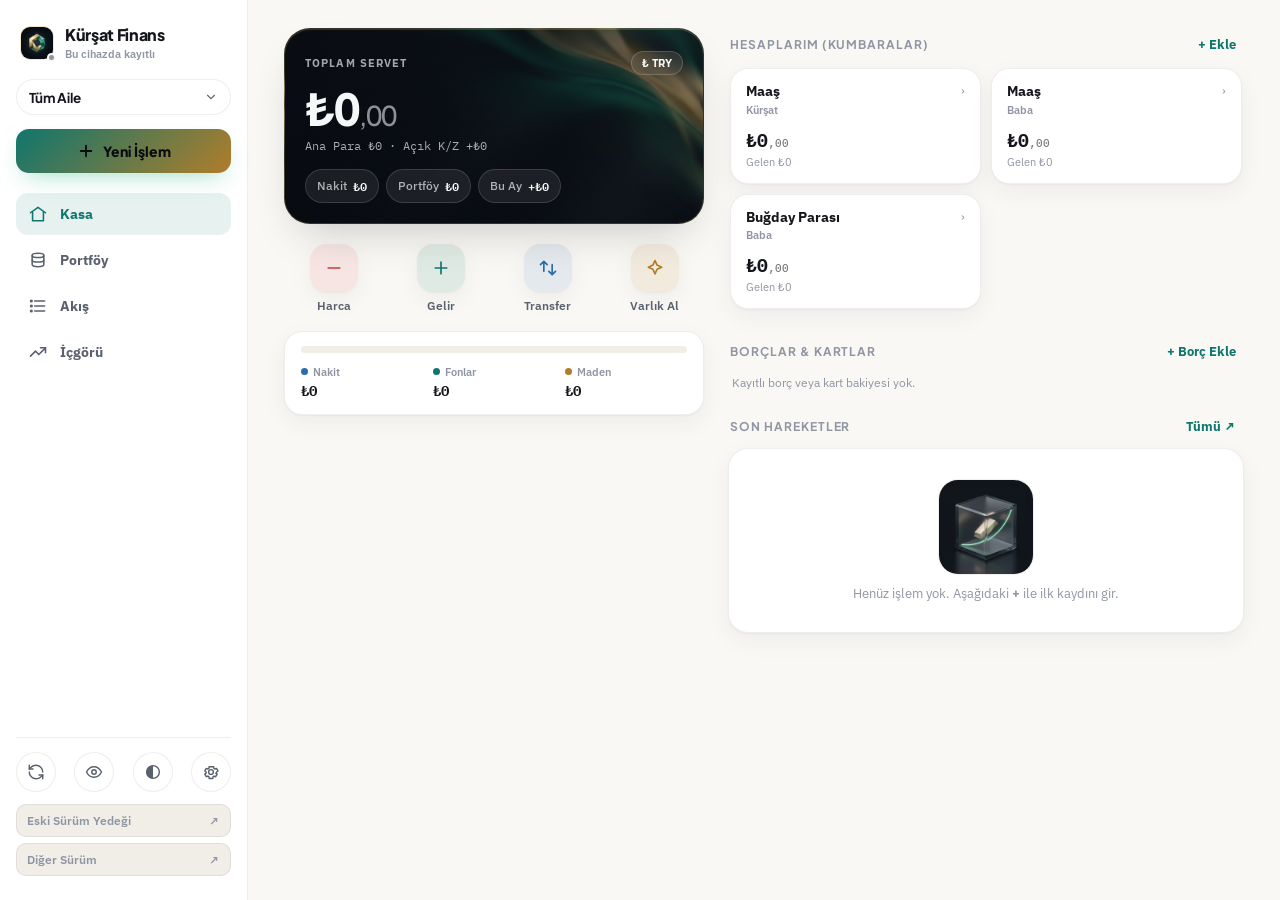
<file: gemini/index.html>
<!doctype html>
<html lang="tr">
<head>
  <meta charset="UTF-8">
  <meta name="viewport" content="width=device-width, initial-scale=1.0, viewport-fit=cover">
  <meta name="apple-mobile-web-app-capable" content="yes">
  <meta name="apple-mobile-web-app-status-bar-style" content="black-translucent">
  <meta name="apple-mobile-web-app-title" content="KFT Atelier">
  <meta name="mobile-web-app-capable" content="yes">
  <meta name="theme-color" content="#090B10">
  <link rel="manifest" href="./manifest.json">
  <link rel="apple-touch-icon" href="./assets/icon-192.png">
  <link rel="icon" type="image/png" href="./assets/icon-192.png">
  <link rel="stylesheet" href="./css/app.css">
  <title>Kürşat Finans — Atelier Wealth</title>
</head>
<body>
  <div id="app">
    <!-- Masaüstü Sidebar -->
    <aside class="sidebar">
      <div class="sidebar-brand">
        <div class="emblem-wrap">
          <img src="./assets/icon-192.png" alt="KFT" class="brand-logo">
          <span class="sync-badge" id="syncDotSide"></span>
        </div>
        <div>
          <div class="sidebar-title">Kürşat Finans</div>
          <div class="sidebar-sub" id="syncLabelSide">Atelier Wealth</div>
        </div>
      </div>

      <div class="sidebar-person-wrap">
        <button type="button" class="person-pill" id="personSwitcherSide">
          <span id="personLabelSide">Tüm Aile</span>
          <svg viewBox="0 0 24 24" fill="none" stroke="currentColor" stroke-width="2" stroke-linecap="round"><path d="M6 9l6 6 6-6"/></svg>
        </button>
      </div>

      <button type="button" class="sidebar-cta" id="quickAddSideBtn">
        <svg viewBox="0 0 24 24" width="18" height="18" fill="none" stroke="currentColor" stroke-width="2.4" stroke-linecap="round"><path d="M12 5v14M5 12h14"/></svg>
        <span>Yeni İşlem</span>
      </button>

      <nav class="sidebar-nav" aria-label="Ana menü">
        <button type="button" class="dock-tab active" data-view="kasa">
          <svg viewBox="0 0 24 24"><path d="M3 10.5 12 4l9 6.5"/><path d="M5.5 9.5V20h13V9.5"/></svg>
          <span>Kasa</span>
        </button>
        <button type="button" class="dock-tab" data-view="portfoy">
          <svg viewBox="0 0 24 24"><ellipse cx="12" cy="6.5" rx="7" ry="2.5"/><path d="M5 6.5v5.5c0 1.4 3.1 2.5 7 2.5s7-1.1 7-2.5V6.5"/><path d="M5 12v5.5c0 1.4 3.1 2.5 7 2.5s7-1.1 7-2.5V12"/></svg>
          <span>Portföy</span>
        </button>
        <button type="button" class="dock-tab" data-view="akis">
          <svg viewBox="0 0 24 24"><path d="M8 6h12M8 12h12M8 18h12"/><circle cx="4" cy="6" r="1"/><circle cx="4" cy="12" r="1"/><circle cx="4" cy="18" r="1"/></svg>
          <span>Akış</span>
        </button>
        <button type="button" class="dock-tab" data-view="icgoru">
          <svg viewBox="0 0 24 24"><path d="M3 17l6-6 4 4 8-8"/><path d="M15 7h6v6"/></svg>
          <span>İçgörü</span>
        </button>
      </nav>

      <div class="sidebar-tools">
        <button type="button" class="circle-btn" id="syncBtnSide" title="Şimdi Eşitle">
          <svg viewBox="0 0 24 24" fill="none" stroke="currentColor" stroke-width="1.9" stroke-linecap="round" stroke-linejoin="round"><path d="M21 12a9 9 0 0 0-9-9 9.75 9.75 0 0 0-6.74 2.74L3 8"/><path d="M3 3v5h5"/><path d="M3 12a9 9 0 0 0 9 9 9.75 9.75 0 0 0 6.74-2.74L21 16"/><path d="M16 16h5v5"/></svg>
        </button>
        <button type="button" class="circle-btn" id="privacyBtnSide" title="Gizlilik Modu">
          <svg viewBox="0 0 24 24" fill="none" stroke="currentColor" stroke-width="1.9" stroke-linecap="round" stroke-linejoin="round"><path d="M2 12s3.5-7 10-7 10 7 10 7-3.5 7-10 7-10-7-10-7Z"/><circle cx="12" cy="12" r="3"/></svg>
        </button>
        <button type="button" class="circle-btn" id="themeBtnSide" title="Tema"></button>
        <button type="button" class="circle-btn" id="settingsBtnSide" title="Ayarlar">
          <svg viewBox="0 0 24 24" fill="none" stroke="currentColor" stroke-width="1.9" stroke-linecap="round" stroke-linejoin="round"><circle cx="12" cy="12" r="3.2"/><path d="M19.4 13.5c.04-.5.04-1 0-1.5l1.9-1.4-2-3.4-2.2.8c-.4-.3-.8-.6-1.3-.8l-.3-2.3H9.5l-.3 2.3c-.5.2-.9.5-1.3.8l-2.2-.8-2 3.4L5.6 12c-.04.5-.04 1 0 1.5l-1.9 1.4 2 3.4 2.2-.8c.4.3.8.6 1.3.8l.3 2.3h4.9l.3-2.3c.5-.2.9-.5 1.3-.8l2.2.8 2-3.4-1.9-1.4Z"/></svg>
        </button>
      </div>

      <div class="sidebar-links">
        <a href="../yedek/" class="side-link"><span>Eski Sürüm Yedeği</span><span>↗</span></a>
        <a href="../" class="side-link"><span>Diğer Sürüm</span><span>↗</span></a>
      </div>
    </aside>

    <!-- Minimalist Mobil Üst Bar -->
    <header class="topbar">
      <div class="brand-switcher">
        <div class="emblem-wrap" id="syncTapTop" title="Senkron durumu">
          <img src="./assets/icon-192.png" alt="KFT" class="brand-logo">
          <span class="sync-badge" id="syncDotTop"></span>
        </div>
        <button type="button" class="person-pill" id="personSwitcherTop">
          <span id="personLabelTop">Tüm Aile</span>
          <svg viewBox="0 0 24 24" fill="none" stroke="currentColor" stroke-width="2" stroke-linecap="round"><path d="M6 9l6 6 6-6"/></svg>
        </button>
      </div>
      <div class="topbar-actions">
        <button type="button" class="circle-btn" id="privacyBtnTop" title="Tutarları Gizle">
          <svg viewBox="0 0 24 24" fill="none" stroke="currentColor" stroke-width="1.9" stroke-linecap="round" stroke-linejoin="round"><path d="M2 12s3.5-7 10-7 10 7 10 7-3.5 7-10 7-10-7-10-7Z"/><circle cx="12" cy="12" r="3"/></svg>
        </button>
        <button type="button" class="circle-btn" id="settingsBtnTop" title="Menü ve Ayarlar">
          <svg viewBox="0 0 24 24" fill="none" stroke="currentColor" stroke-width="1.9" stroke-linecap="round" stroke-linejoin="round"><circle cx="12" cy="12" r="1.4"/><circle cx="19" cy="12" r="1.4"/><circle cx="5" cy="12" r="1.4"/></svg>
        </button>
      </div>
    </header>

    <main>
      <div id="syncBanner" class="banner"></div>

      <!-- 1. KASA (ANA EKRAN) -->
      <section id="view-kasa" class="view active">
        <div class="bento-kasa">
          <div>
            <div class="wealth-card">
              <div class="wealth-top">
                <div class="wealth-label" id="heroTitleLabel">Net Servet</div>
                <button type="button" class="wealth-pill-btn num" id="currencyToggleBtn">₺ TRY</button>
              </div>
              <div class="wealth-amount num" id="heroNetWorth">₺0<span class="krs">,00</span></div>
              <div class="wealth-sub num" id="heroSubLine">Ana Para ₺0 · Açık K/Z +₺0</div>

              <div class="wealth-telemetry">
                <button type="button" class="telemetry-pill" id="kpiCashBtn">
                  <span class="t-lbl">Nakit</span><span class="num" id="kpiCashVal">₺0</span>
                </button>
                <button type="button" class="telemetry-pill" id="kpiPortfolioBtn">
                  <span class="t-lbl">Portföy</span><span class="num" id="kpiPortfolioVal">₺0</span>
                </button>
                <button type="button" class="telemetry-pill" id="kpiMonthBtn">
                  <span class="t-lbl">Bu Ay</span><span class="num" id="kpiMonthVal">+₺0</span>
                </button>
              </div>
            </div>

            <!-- 4 Hızlı Eylem -->
            <div class="action-ribbon">
              <button type="button" class="ribbon-btn" data-qa="gider">
                <span class="ribbon-ico exp"><svg viewBox="0 0 24 24" fill="none" stroke="currentColor" stroke-width="2" stroke-linecap="round"><path d="M5 12h14"/></svg></span>
                <span>Harca</span>
              </button>
              <button type="button" class="ribbon-btn" data-qa="gelir">
                <span class="ribbon-ico inc"><svg viewBox="0 0 24 24" fill="none" stroke="currentColor" stroke-width="2" stroke-linecap="round"><path d="M12 5v14M5 12h14"/></svg></span>
                <span>Gelir</span>
              </button>
              <button type="button" class="ribbon-btn" data-qa="transfer">
                <span class="ribbon-ico trf"><svg viewBox="0 0 24 24" fill="none" stroke="currentColor" stroke-width="2" stroke-linecap="round" stroke-linejoin="round"><path d="M7 16V4m0 0L3 8m4-4 4 4M17 8v12m0 0 4-4m-4 4-4-4"/></svg></span>
                <span>Transfer</span>
              </button>
              <button type="button" class="ribbon-btn" id="qaBuyAssetBtn">
                <span class="ribbon-ico inv"><svg viewBox="0 0 24 24" fill="none" stroke="currentColor" stroke-width="2" stroke-linecap="round" stroke-linejoin="round"><path d="M12 3l2.5 5.5L20 11l-5.5 2.5L12 19l-2.5-5.5L4 11l5.5-2.5Z"/></svg></span>
                <span>Varlık Al</span>
              </button>
            </div>

            <!-- İnce Jewel Dağılım Şeridi -->
            <div class="alloc-card" id="allocCard"></div>
          </div>

          <div>
            <div class="section-head" style="margin-top:4px;">
              <h2>Hesaplarım (Kumbaralar)</h2>
              <button type="button" class="text-link" id="addAccountBtn">+ Ekle</button>
            </div>
            <div class="account-rail" id="accountRail"></div>

            <div class="section-head" id="debtSectionHead">
              <h2>Borçlar & Kartlar</h2>
              <button type="button" class="text-link" id="addDebtBtn">+ Borç Ekle</button>
            </div>
            <div id="debtStrip"></div>

            <div class="section-head">
              <h2>Son Hareketler</h2>
              <button type="button" class="text-link" id="goAllAkisBtn">Tümü ↗</button>
            </div>
            <div class="surface-card" style="padding:6px 14px;">
              <div class="tx-list" id="recentList"></div>
            </div>
          </div>
        </div>
      </section>

      <!-- 2. PORTFÖY (BİRİKİM VİTRİNİ) -->
      <section id="view-portfoy" class="view">
        <div class="surface-card" id="portfoyHeroCard"></div>

        <div style="display:flex;gap:8px;align-items:center;justify-content:space-between;margin-top:14px;flex-wrap:wrap;">
          <div class="segmented" id="portfoyFilterTabs" style="flex:1;min-width:240px;">
            <button type="button" data-pf="all" class="active">Tümü</button>
            <button type="button" data-pf="metal">Maden</button>
            <button type="button" data-pf="fund">Fon</button>
            <button type="button" data-pf="sales">Satışlar</button>
          </div>
          <div style="display:flex;gap:6px;">
            <button type="button" class="btn-ghost" id="portfoyPricesBtn" style="min-height:40px;padding:8px 12px;font-size:12.5px;">↻ Kurlar</button>
            <button type="button" class="btn-primary gold" id="portfoyAddBtn" style="margin-top:0;width:auto;min-height:40px;padding:8px 14px;font-size:12.5px;">+ Alış</button>
          </div>
        </div>

        <div class="bento-2" style="margin-top:14px;">
          <div class="surface-card" style="padding:6px 14px;">
            <div class="tx-list" id="portfoyList"></div>
          </div>
          <div>
            <div class="surface-card" id="portfoyAllocCard"></div>
          </div>
        </div>
      </section>

      <!-- 3. AKIŞ (AKILLI DEFTER & MUTABAKAT) -->
      <section id="view-akis" class="view">
        <div style="display:flex;gap:8px;flex-wrap:wrap;align-items:center;">
          <input type="search" id="recordSearchInput" placeholder="Not, kategori veya hesap ara…" style="flex:1;min-width:190px;min-height:42px;background:var(--surface);border:1px solid var(--hairline);border-radius:13px;padding:9px 14px;font-size:14px;color:var(--ink);font-family:inherit;">
          <button type="button" class="btn-ghost" id="importCsvBtn" style="min-height:42px;padding:8px 12px;font-size:12.5px;">Ekstre</button>
          <button type="button" class="btn-ghost" id="exportCsvBtn" style="min-height:42px;padding:8px 12px;font-size:12.5px;">CSV</button>
        </div>

        <div class="chips" id="recordChips" style="margin-top:10px;">
          <button type="button" class="chip active" data-rf="all">Tümü</button>
          <button type="button" class="chip" data-rf="gider">Gider</button>
          <button type="button" class="chip" data-rf="gelir">Gelir</button>
          <button type="button" class="chip" data-rf="transfer">Transfer</button>
        </div>

        <div id="recordsList" style="margin-top:10px;"></div>
      </section>

      <!-- 4. İÇGÖRÜ (ANALİZ & AYLIK KAPANIŞ) -->
      <section id="view-icgoru" class="view">
        <div style="display:flex;gap:8px;flex-wrap:wrap;align-items:center;justify-content:space-between;">
          <div class="chips" id="periodChips">
            <button type="button" class="chip active" data-period="thisMonth">Bu Ay</button>
            <button type="button" class="chip" data-period="lastMonth">Geçen Ay</button>
            <button type="button" class="chip" data-period="thisYear">Bu Yıl</button>
            <button type="button" class="chip" data-period="all">Tümü</button>
          </div>
          <div class="chips" id="scopeChips">
            <button type="button" class="chip active" data-scope="spender">Harcayan</button>
            <button type="button" class="chip" data-scope="account">Hesap Sahibi</button>
          </div>
        </div>

        <div class="stat-row" style="margin-top:14px;">
          <div class="stat-tile"><div class="l">Dönem Geliri</div><div class="v num income" id="repIncome">₺0</div></div>
          <div class="stat-tile"><div class="l">Dönem Gideri</div><div class="v num expense" id="repExpense">₺0</div></div>
          <div class="stat-tile"><div class="l">Net Akış</div><div class="v num" id="repNet">₺0</div></div>
          <div class="stat-tile"><div class="l">6 Ay Tasarruf</div><div class="v num" id="anSavingsRate">%0</div></div>
        </div>

        <div class="bento-2" style="margin-top:14px;">
          <div class="surface-card">
            <div class="card-title">Son 6 Ay Nakit Akışı (Yatırım Transferi Hariç)</div>
            <div id="monthlyTrendChart"></div>
          </div>

          <div class="surface-card">
            <div class="card-title">
              <span>Aylık Kapanış</span>
              <input type="month" id="monthlyClosePicker" style="border:1px solid var(--hairline);background:var(--surface-2);color:var(--ink);border-radius:8px;padding:4px 8px;font-size:12px;font-family:inherit;">
            </div>
            <div id="monthlyCloseBox"></div>
          </div>
        </div>

        <div class="bento-2" style="margin-top:14px;">
          <div class="surface-card">
            <div class="card-title">Harcama Kategorileri</div>
            <div id="categoryBars"></div>
          </div>

          <div class="surface-card">
            <div class="card-title">Bankaya Göre Maden (Normalize)</div>
            <div id="bankBars"></div>
          </div>
        </div>
      </section>
    </main>

    <!-- Yüzen Cam Alt Dock (Mobil) -->
    <div class="dock-wrap">
      <nav class="dock" aria-label="Alt navigasyon">
        <button type="button" class="dock-tab active" data-view="kasa">
          <svg viewBox="0 0 24 24"><path d="M3 10.5 12 4l9 6.5"/><path d="M5.5 9.5V20h13V9.5"/></svg>
          <span>Kasa</span>
        </button>
        <button type="button" class="dock-tab" data-view="portfoy">
          <svg viewBox="0 0 24 24"><ellipse cx="12" cy="6.5" rx="7" ry="2.5"/><path d="M5 6.5v5.5c0 1.4 3.1 2.5 7 2.5s7-1.1 7-2.5V6.5"/><path d="M5 12v5.5c0 1.4 3.1 2.5 7 2.5s7-1.1 7-2.5V12"/></svg>
          <span>Portföy</span>
        </button>
        <button type="button" class="dock-fab" id="dockFabBtn" aria-label="Yeni işlem ekle">
          <svg viewBox="0 0 24 24"><path d="M12 5v14M5 12h14"/></svg>
        </button>
        <button type="button" class="dock-tab" data-view="akis">
          <svg viewBox="0 0 24 24"><path d="M8 6h12M8 12h12M8 18h12"/><circle cx="4" cy="6" r="1"/><circle cx="4" cy="12" r="1"/><circle cx="4" cy="18" r="1"/></svg>
          <span>Akış</span>
        </button>
        <button type="button" class="dock-tab" data-view="icgoru">
          <svg viewBox="0 0 24 24"><path d="M3 17l6-6 4 4 8-8"/><path d="M15 7h6v6"/></svg>
          <span>İçgörü</span>
        </button>
      </nav>
    </div>
  </div>

  <!-- Bottom Sheet / Modal -->
  <div class="overlay" id="sheetOverlay" role="dialog" aria-modal="true">
    <div class="sheet" id="sheetContent"></div>
  </div>

  <!-- Opsiyonel PIN Kilidi -->
  <div class="pin-lock" id="pinLockScreen">
    <div class="pin-box">
      <img src="./assets/icon-192.png" alt="KFT" class="brand-logo" style="width:52px;height:52px;margin:0 auto 12px;border-radius:14px;">
      <div class="sheet-title">Kürşat Finans Kilitli</div>
      <div class="field-hint" style="margin-bottom:14px;">Devam etmek için 4 haneli PIN kodunu gir.</div>
      <input type="password" inputmode="numeric" maxlength="4" id="pinUnlockInput" class="num-input" placeholder="••••" style="width:100%;text-align:center;min-height:48px;border-radius:13px;border:1px solid var(--hairline);background:var(--bg);color:var(--ink);">
      <div id="pinUnlockErr" style="color:var(--expense);font-size:12px;margin-top:8px;min-height:16px;"></div>
      <button type="button" class="btn-primary" id="pinUnlockBtn">Kilidi Aç</button>
    </div>
  </div>

  <div id="toast" role="status" aria-live="polite"></div>

  <script type="module" src="./js/app.js"></script>
</body>
</html>
</file>
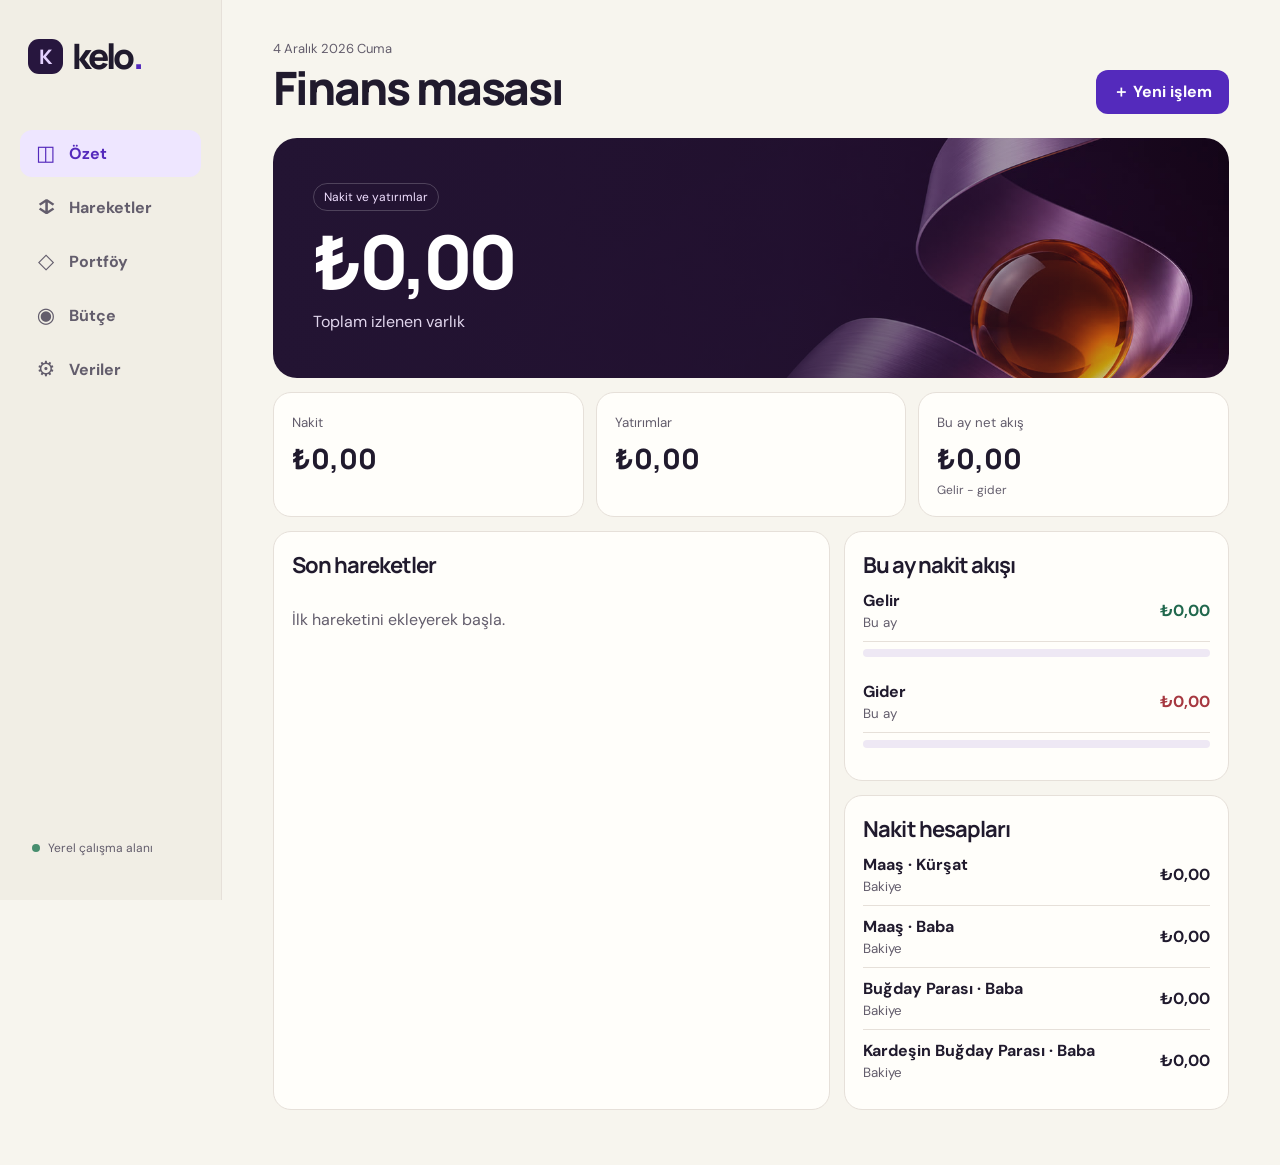
<file: studio/index.html>
<!doctype html>
<html lang="tr"><head><meta charset="utf-8"><meta name="viewport" content="width=device-width,initial-scale=1,viewport-fit=cover"><meta name="theme-color" content="#f7f5ee"><title>Kelo | Finans masası</title><link rel="stylesheet" href="style.css"><script src="../finance-core.js" defer></script><script src="app.js" defer></script></head>
<body>
<aside class="rail"><a class="brand" href="#ozet"><span>K</span>kelo<span class="brand-dot">.</span></a><nav aria-label="Ana menü">
<a href="#ozet"><i>◫</i>Özet</a><a href="#hareketler"><i>↕</i>Hareketler</a><a href="#portfoy"><i>◇</i>Portföy</a><a href="#butce"><i>◉</i>Bütçe</a><a href="#veri"><i>⚙</i>Veriler</a></nav><div class="rail-foot"><span></span> Yerel çalışma alanı</div></aside>
<main><header class="top"><div><p id="date"></p><h1 id="page-title">Finans masası</h1></div><button class="primary" id="new">＋ <span>Yeni işlem</span></button></header><div id="view"></div><p id="notice" role="status" aria-live="polite"></p></main>
<dialog id="editor"><form id="form"><div class="dialog-head"><h2 id="dialog-title">Yeni işlem</h2><button type="button" class="icon" id="close" aria-label="Kapat">×</button></div><label>İşlem türü<select name="kind" id="kind"><option value="expense">Gider</option><option value="income">Gelir</option><option value="transfer">Hesaplar arası transfer</option><option value="fund">Fon alışı</option><option value="metal">Maden alışı</option><option value="sale">Fon satışı</option><option value="account">Yeni nakit hesabı</option></select></label><div id="fields"></div><p id="form-error" role="alert"></p><button class="primary submit">İşlemi kaydet</button></form></dialog>
</body></html>
</file>
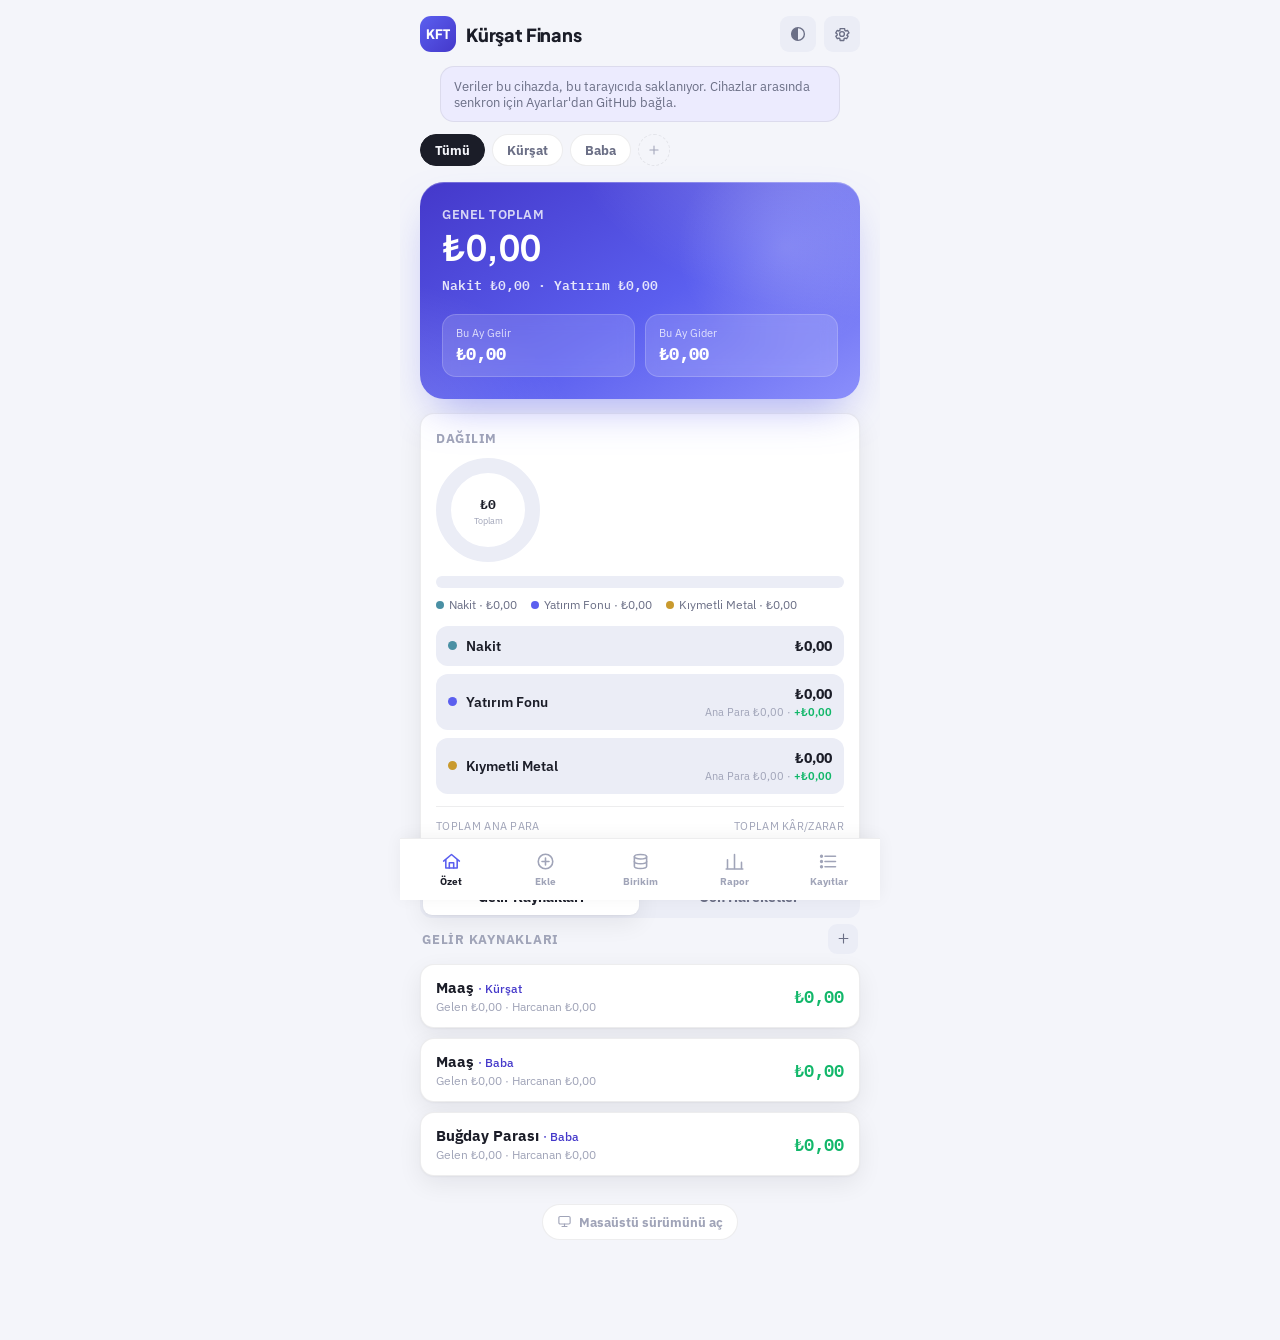
<file: yedek/index.html>
<!doctype html>
<html lang="tr">
<head>
<meta charset="UTF-8">
<meta name="viewport" content="width=device-width, initial-scale=1.0, maximum-scale=1.0, user-scalable=no, viewport-fit=cover">
<meta name="apple-mobile-web-app-capable" content="yes">
<meta name="apple-mobile-web-app-status-bar-style" content="black-translucent">
<meta name="apple-mobile-web-app-title" content="KFT">
<meta name="mobile-web-app-capable" content="yes">
<meta name="theme-color" content="#5B5FEF">
<link rel="apple-touch-icon" href="[data-uri]">
<title>Kürşat Finans Takip</title>
<style>
@import url('https://fonts.googleapis.com/css2?family=Plus+Jakarta+Sans:wght@500;600;700;800&family=IBM+Plex+Sans:wght@400;500;600&family=IBM+Plex+Mono:wght@500;600&display=swap');

:root{
  --bg:#F4F5FA;
  --surface:#FFFFFF;
  --surface-2:#EBEDF6;
  --ink:#1B1D28;
  --ink-soft:#6B6F86;
  --ink-faint:#A0A4B8;
  --hairline:rgba(27,29,40,0.08);
  --accent:#5B5FEF;
  --accent-ink:#4438CA;
  --accent-soft:#ECEBFE;
  --income:#12B76A;
  --income-soft:#E7F9F1;
  --expense:#F04438;
  --expense-soft:#FDECEB;
  --gold:#C99A2E;
  --gold-ink:#8A6A1E;
  --gold-soft:#FBF3DD;
  --cash:#4A90A4;
  --cash-soft:#E6F2F5;
  --radius:20px;
  --radius-sm:14px;
  --shadow:0 1px 2px rgba(16,17,28,0.04), 0 8px 24px rgba(16,17,28,0.07);
  color-scheme: light;
}
@media (prefers-color-scheme: dark){
  :root:not([data-theme="light"]){
    --bg:#12131C;
    --surface:#1B1D2A;
    --surface-2:#242637;
    --ink:#EDEEF7;
    --ink-soft:#9498B0;
    --ink-faint:#5C5F76;
    --hairline:rgba(237,238,247,0.09);
    --accent:#8B8FFB;
    --accent-ink:#B4B7FD;
    --accent-soft:#25275A;
    --income:#3DD68C;
    --income-soft:#123322;
    --expense:#FF6B61;
    --expense-soft:#3A1817;
    --gold:#E4B94F;
    --gold-ink:#F2CD73;
    --gold-soft:#3A2E12;
    --cash:#6FC3D9;
    --cash-soft:#123238;
    --shadow:0 1px 2px rgba(0,0,0,0.35), 0 10px 30px rgba(0,0,0,0.4);
    color-scheme: dark;
  }
}
:root[data-theme="dark"]{
  --bg:#12131C;
  --surface:#1B1D2A;
  --surface-2:#242637;
  --ink:#EDEEF7;
  --ink-soft:#9498B0;
  --ink-faint:#5C5F76;
  --hairline:rgba(237,238,247,0.09);
  --accent:#8B8FFB;
  --accent-ink:#B4B7FD;
  --accent-soft:#25275A;
  --income:#3DD68C;
  --income-soft:#123322;
  --expense:#FF6B61;
  --expense-soft:#3A1817;
  --gold:#E4B94F;
  --gold-ink:#F2CD73;
  --gold-soft:#3A2E12;
  --cash:#6FC3D9;
  --cash-soft:#123238;
  --shadow:0 1px 2px rgba(0,0,0,0.35), 0 10px 30px rgba(0,0,0,0.4);
  color-scheme: dark;
}

*{box-sizing:border-box;}
html,body{margin:0;padding:0;}
body{
  background:var(--bg);
  color:var(--ink);
  font-family:'IBM Plex Sans', system-ui, sans-serif;
  -webkit-font-smoothing:antialiased;
  padding-bottom: env(safe-area-inset-bottom);
}
.num{font-family:'IBM Plex Mono', ui-monospace, monospace; font-variant-numeric: tabular-nums; font-feature-settings:"tnum" 1;}
h1,h2,h3,.display{font-family:'Plus Jakarta Sans', system-ui, sans-serif; font-weight:700;}

#app{max-width:480px;margin:0 auto;min-height:100vh;position:relative;display:flex;flex-direction:column;}

.topbar{
  display:flex;align-items:center;justify-content:space-between;
  padding:16px 20px 10px;
}
.brand{display:flex;align-items:center;gap:10px;}
.brand-mark{
  width:36px;height:36px;border-radius:11px;background:linear-gradient(135deg, var(--accent), var(--accent-ink));color:#fff;
  display:flex;align-items:center;justify-content:center;font-family:'Plus Jakarta Sans',sans-serif;font-weight:800;font-size:13px;flex:none;letter-spacing:0.02em;
}
.brand-name{font-family:'Plus Jakarta Sans',sans-serif;font-weight:800;font-size:18px;letter-spacing:-0.01em;}
.topbar .icon-btn{width:36px;height:36px;}
.topbar .icon-btn svg{width:18px;height:18px;}
.topbar-actions{display:flex;align-items:center;gap:8px;}

/* ---------- donut chart ---------- */
.donut-wrap{display:flex;align-items:center;gap:16px;margin:2px 0 14px;}
.donut-wrap svg{flex:none;}
.donut-wrap .num{font-family:'IBM Plex Mono', ui-monospace, monospace;}

/* ---------- micro-interactions ---------- */
.holding-card,.source-card,.bar-row,.chip,.btn-primary,.btn-ghost,.btn-danger,.icon-btn,.stat-tile{
  transition:transform .14s ease, box-shadow .14s ease, opacity .14s ease;
}
.holding-card:active,.source-card:active{transform:scale(0.98);}
.chip:active,.icon-btn:active{transform:scale(0.93);}
.btn-primary:active,.btn-ghost:active,.btn-danger:active{transform:scale(0.97);}
@media (hover:hover){
  .holding-card:hover,.source-card:hover{transform:translateY(-1px);}
  .chip:hover{opacity:0.88;}
}

main{flex:1;padding:4px 20px 100px;overflow-x:hidden;}
.view{display:none;}
.view.active{display:block;animation:fadein .18s ease;}
@keyframes fadein{from{opacity:0;transform:translateY(4px)}to{opacity:1;transform:none}}

.section-title{
  font-size:12.5px;font-weight:700;text-transform:uppercase;letter-spacing:0.06em;
  color:var(--ink-faint);margin:22px 2px 10px;
}
.section-title:first-child{margin-top:6px;}

.hero{
  position:relative; overflow:hidden; isolation:isolate;
  background:
    radial-gradient(130% 160% at 105% -25%, rgba(255,255,255,0.30), rgba(255,255,255,0) 55%),
    radial-gradient(90% 130% at -15% 115%, rgba(255,255,255,0.18), rgba(255,255,255,0) 55%),
    linear-gradient(150deg, var(--accent-ink) 0%, var(--accent) 55%, #8B8FFB 100%);
  color:#fff;border-radius:calc(var(--radius) + 4px);padding:24px 22px 22px;
  box-shadow:0 20px 44px -16px rgba(91,95,239,0.55), inset 0 1px 0 rgba(255,255,255,0.25);
}
.hero::after{
  content:'';
  position:absolute; top:-40%; right:-18%; width:70%; height:140%;
  background:radial-gradient(closest-side, rgba(255,255,255,0.16), rgba(255,255,255,0) 70%);
  pointer-events:none; z-index:0;
}
.hero-label,.hero-amount,.hero-row,.hero-breakdown{position:relative; z-index:1;}
.hero-label{font-size:12.5px;color:rgba(255,255,255,0.78);letter-spacing:0.04em;text-transform:uppercase;font-weight:600;}
.hero-amount{font-size:35px;font-weight:700;margin-top:6px;line-height:1.1;letter-spacing:-0.01em;font-family:'Plus Jakarta Sans',sans-serif;}
.hero-breakdown{font-size:13px;color:rgba(255,255,255,0.85);margin-top:7px;font-weight:600;}
.hero-row{display:flex;gap:10px;margin-top:18px;}
.hero-stat{
  flex:1;background:rgba(255,255,255,0.14);border:1px solid rgba(255,255,255,0.18);
  border-radius:14px;padding:11px 13px;backdrop-filter:blur(8px);-webkit-backdrop-filter:blur(8px);
}
.hero-stat .l{font-size:11px;color:rgba(255,255,255,0.78);}
.hero-stat .v{font-size:16.5px;font-weight:700;margin-top:3px;}

.pot-grid{display:flex;flex-direction:column;gap:10px;}
.pot-card{
  background:var(--surface);border:1px solid var(--hairline);border-radius:var(--radius-sm);
  padding:13px 15px;box-shadow:var(--shadow);
  display:flex;align-items:center;justify-content:space-between;gap:10px;
}
.pot-name{font-weight:700;font-size:14.5px;}
.pot-person{font-weight:500;color:var(--accent-ink);font-size:11.5px;}
.pot-sub{font-size:11.5px;color:var(--ink-faint);margin-top:2px;}
.pot-balance{font-size:17px;font-weight:600;white-space:nowrap;}
.pot-balance.neg{color:var(--expense);}
.pot-balance.pos{color:var(--income);}

.empty{
  text-align:center;padding:34px 16px;color:var(--ink-faint);font-size:13.5px;
  border:1px dashed var(--hairline);border-radius:var(--radius-sm);
}

.tx-list{display:flex;flex-direction:column;}
.tx-row{
  display:flex;align-items:center;gap:12px;padding:11px 2px;border-bottom:1px solid var(--hairline);
  cursor:pointer;
}
.tx-row:last-child{border-bottom:none;}
.tx-dot{width:9px;height:9px;border-radius:50%;flex:none;}
.tx-dot.income{background:var(--income);}
.tx-dot.expense{background:var(--expense);}
.tx-main{flex:1;min-width:0;}
.tx-label{font-size:14px;font-weight:600;white-space:nowrap;overflow:hidden;text-overflow:ellipsis;}
.tx-sub{font-size:11.5px;color:var(--ink-faint);margin-top:1px;white-space:nowrap;overflow:hidden;text-overflow:ellipsis;}
.tx-amount{font-size:14.5px;font-weight:600;white-space:nowrap;flex:none;}
.tx-amount.income{color:var(--income);}
.tx-amount.expense{color:var(--expense);}
.month-header{font-size:11.5px;font-weight:700;color:var(--ink-faint);text-transform:uppercase;letter-spacing:0.05em;margin:18px 2px 6px;}
.month-header:first-child{margin-top:0;}

.segmented{display:flex;background:var(--surface-2);border-radius:12px;padding:3px;gap:3px;}
.segmented button{
  flex:1;border:none;background:transparent;padding:9px 0;border-radius:9px;font-family:inherit;
  font-size:14px;font-weight:700;color:var(--ink-soft);cursor:pointer;
  transition:background .18s ease,color .18s ease,box-shadow .18s ease,transform .18s ease;
}
.segmented button.active{background:var(--surface);color:var(--ink);box-shadow:var(--shadow);}

#birikimSubTabs{padding:4px;border-radius:16px;background:var(--surface-2);border:1px solid var(--hairline);}
#birikimSubTabs button{
  padding:12px 0;border-radius:12px;font-size:14.5px;display:flex;align-items:center;justify-content:center;gap:7px;
}
#birikimSubTabs button .sub-dot{width:8px;height:8px;border-radius:50%;background:currentColor;opacity:0.35;flex:none;transition:opacity .18s ease;}
#birikimSubTabs button.active .sub-dot{opacity:1;}
#birikimSubTabs button[data-sub="metal"].active{background:var(--gold-soft);color:var(--gold-ink);box-shadow:var(--shadow);transform:translateY(-1px);}
#birikimSubTabs button[data-sub="fund"].active{background:var(--accent-soft);color:var(--accent-ink);box-shadow:var(--shadow);transform:translateY(-1px);}

.field{margin-top:16px;}
.field label{display:block;font-size:12.5px;font-weight:700;color:var(--ink-soft);margin-bottom:6px;}
.field input, .field select, .field textarea{
  width:100%;background:var(--surface);border:1px solid var(--hairline);border-radius:var(--radius-sm);
  padding:12px 13px;font-family:'IBM Plex Sans',sans-serif;font-size:15px;color:var(--ink);
}
.field input.num-input{font-family:'IBM Plex Mono',monospace;font-size:19px;font-weight:600;}
input[type="number"]::-webkit-inner-spin-button,
input[type="number"]::-webkit-outer-spin-button{-webkit-appearance:none;margin:0;}
input[type="number"]{-moz-appearance:textfield;appearance:textfield;}
.field select{appearance:none;-webkit-appearance:none;background-image:url("data:image/svg+xml,%3Csvg xmlns='http://www.w3.org/2000/svg' viewBox='0 0 20 20' fill='none' stroke='%236B6F86' stroke-width='2'%3E%3Cpath d='M6 8l4 4 4-4'/%3E%3C/svg%3E");background-repeat:no-repeat;background-position:right 12px center;padding-right:34px;}
.field-hint{font-size:11.5px;color:var(--ink-faint);margin-top:5px;}
.quickadd-toggle{background:none;border:none;color:var(--accent-ink);font-size:12px;font-weight:700;padding:6px 0 0;cursor:pointer;font-family:inherit;}
.quickadd-row{display:none;gap:8px;margin-top:8px;}
.quickadd-row.open{display:flex;}
.quickadd-row input{flex:1;background:var(--surface);border:1px solid var(--hairline);border-radius:10px;padding:9px 11px;font-size:13.5px;color:var(--ink);font-family:inherit;}
.quickadd-row button{border:none;background:var(--ink);color:var(--bg);border-radius:10px;padding:0 14px;font-size:13px;font-weight:700;cursor:pointer;}

.btn-primary{
  width:100%;margin-top:22px;background:var(--accent);color:#fff;border:none;border-radius:var(--radius-sm);
  padding:14px;font-family:'Plus Jakarta Sans',sans-serif;font-size:15.5px;font-weight:700;cursor:pointer;
}
.btn-primary:active{opacity:0.85;}
.btn-primary.expense{background:var(--expense);}
.btn-primary.income{background:var(--income);}
.btn-primary.gold{background:var(--gold);color:#2b2108;}

.chips{display:flex;gap:7px;overflow-x:auto;padding-bottom:2px;}
.chip{
  flex:none;border:1px solid var(--hairline);background:var(--surface);color:var(--ink-soft);
  border-radius:99px;padding:7px 14px;font-size:12.5px;font-weight:700;cursor:pointer;font-family:inherit;white-space:nowrap;
}
.chip.active{background:var(--ink);color:var(--bg);border-color:var(--ink);}
.chip-manage{
  flex:none;border:1px dashed var(--hairline);background:transparent;color:var(--ink-faint);
  border-radius:99px;width:32px;height:32px;display:flex;align-items:center;justify-content:center;cursor:pointer;
}
.chip-manage svg{width:14px;height:14px;}

.stat-row{display:flex;gap:10px;margin-top:2px;}
.stat-tile{flex:1;background:var(--surface);border:1px solid var(--hairline);border-radius:var(--radius-sm);padding:12px 13px;box-shadow:var(--shadow);}
.stat-tile .l{font-size:11px;color:var(--ink-faint);font-weight:700;text-transform:uppercase;letter-spacing:0.04em;}
.stat-tile .v{font-size:16px;font-weight:700;margin-top:4px;}
.stat-tile .v.income{color:var(--income);}
.stat-tile .v.expense{color:var(--expense);}

.bar-row{margin-bottom:14px;}
.bar-top{display:flex;justify-content:space-between;font-size:13px;margin-bottom:6px;}
.bar-top .name{font-weight:600;}
.bar-top .amt{font-weight:600;}
.bar-track{height:9px;background:var(--surface-2);border-radius:99px;overflow:hidden;}
.bar-fill{height:100%;background:var(--accent);border-radius:99px;}
.bar-fill.gold{background:var(--gold);}

.source-card{background:var(--surface);border:1px solid var(--hairline);border-radius:var(--radius-sm);padding:13px 15px;box-shadow:var(--shadow);margin-bottom:10px;}
.source-card .name{font-weight:700;font-size:14px;margin-bottom:10px;}
.source-grid{display:grid;grid-template-columns:1fr 1fr 1fr;gap:6px;}
.source-grid .cell .l{font-size:10px;color:var(--ink-faint);text-transform:uppercase;letter-spacing:0.03em;}
.source-grid .cell .v{font-size:13px;font-weight:700;margin-top:2px;}

.breakdown-card{background:var(--surface);border:1px solid var(--hairline);border-radius:var(--radius-sm);padding:16px 15px;box-shadow:var(--shadow);margin-top:14px;}
.breakdown-card .card-title{font-size:12.5px;font-weight:700;color:var(--ink-faint);text-transform:uppercase;letter-spacing:0.04em;margin-bottom:12px;}
.breakdown-stack{display:flex;height:12px;border-radius:99px;overflow:hidden;background:var(--surface-2);}
.breakdown-stack .seg{height:100%;}
.breakdown-stack .seg.cash{background:var(--cash);}
.breakdown-stack .seg.fund{background:var(--accent);}
.breakdown-stack .seg.metal{background:var(--gold);}
.breakdown-legend{display:flex;flex-wrap:wrap;gap:5px 14px;font-size:11.5px;color:var(--ink-soft);margin:9px 0 14px;}
.breakdown-legend .dot{width:8px;height:8px;border-radius:50%;display:inline-block;margin-right:5px;position:relative;top:0.5px;}
.breakdown-legend .dot.cash{background:var(--cash);}
.breakdown-legend .dot.fund{background:var(--accent);}
.breakdown-legend .dot.metal{background:var(--gold);}
.breakdown-rows{display:flex;flex-direction:column;gap:8px;}
.breakdown-row{display:flex;justify-content:space-between;align-items:center;padding:11px 12px;background:var(--surface-2);border-radius:12px;}
.breakdown-row .label{display:flex;align-items:center;gap:9px;font-weight:600;font-size:13.5px;}
.breakdown-row .label .dot{width:9px;height:9px;border-radius:50%;flex:none;}
.breakdown-row .amounts{text-align:right;}
.breakdown-row .amounts .main{font-weight:700;font-size:14px;}
.breakdown-row .amounts .sub{font-size:11px;color:var(--ink-faint);margin-top:2px;}
.profit-pos{color:var(--income);font-weight:600;}
.profit-neg{color:var(--expense);font-weight:600;}

.delta-summary-banner{display:flex;align-items:center;justify-content:space-between;gap:10px;margin-top:14px;padding:11px 14px;border-radius:var(--radius-sm);border:1px solid var(--hairline);}
.delta-summary-banner.pos{background:var(--income-soft);}
.delta-summary-banner.neg{background:var(--expense-soft);}
.dsb-label{font-size:12px;font-weight:600;color:var(--ink-soft);}
.dsb-amount{font-size:15px;font-weight:800;font-family:'Plus Jakarta Sans',sans-serif;}
.delta-summary-banner.pos .dsb-amount{color:var(--income);}
.delta-summary-banner.neg .dsb-amount{color:var(--expense);}
.dsb-pct{font-weight:700;font-size:12.5px;opacity:0.85;}
.breakdown-totals{display:flex;justify-content:space-between;gap:10px;margin-top:12px;padding-top:12px;border-top:1px solid var(--hairline);}
.breakdown-totals .t-item{flex:1;}
.breakdown-totals .t-label{font-size:10.5px;color:var(--ink-faint);text-transform:uppercase;letter-spacing:0.03em;}
.breakdown-totals .t-val{font-size:14.5px;font-weight:700;margin-top:3px;}
.breakdown-source-title{font-size:10.5px;font-weight:700;color:var(--ink-faint);text-transform:uppercase;letter-spacing:0.03em;margin:14px 0 6px;}
.breakdown-source-list{display:flex;flex-direction:column;}
.breakdown-source-row{display:flex;justify-content:space-between;gap:10px;padding:7px 2px;font-size:12.5px;border-bottom:1px solid var(--hairline);}
.breakdown-source-row:last-child{border-bottom:none;}
.breakdown-source-row span:first-child{color:var(--ink-soft);}
.breakdown-source-row span:last-child{font-weight:600;}

.holding-card{background:var(--surface);border:1px solid var(--hairline);border-radius:var(--radius-sm);padding:14px 15px;box-shadow:var(--shadow);margin-bottom:10px;cursor:pointer;}
.holding-top{display:flex;justify-content:space-between;align-items:flex-start;gap:10px;}
.holding-material{font-weight:700;font-size:14.5px;}
.holding-person{font-weight:500;color:var(--accent-ink);font-size:11.5px;}
.holding-sub{font-size:11.5px;color:var(--ink-faint);margin-top:2px;}
.holding-profit{text-align:right;font-weight:700;font-size:14.5px;white-space:nowrap;}
.holding-profit.pos{color:var(--income);}
.holding-profit.neg{color:var(--expense);}
.holding-profit-pct{font-size:11px;font-weight:600;margin-top:1px;}
.holding-bottom{margin-top:12px;padding-top:12px;border-top:1px solid var(--hairline);}
.coin-dot{width:26px;height:26px;border-radius:50%;background:var(--gold-soft);color:var(--gold-ink);display:flex;align-items:center;justify-content:center;flex:none;font-size:13px;}

.cat-row{display:flex;align-items:center;gap:10px;padding:10px 2px;border-bottom:1px solid var(--hairline);}
.cat-row:last-child{border-bottom:none;}
.cat-name{flex:1;font-size:14px;font-weight:600;}
.cat-name.archived{color:var(--ink-faint);text-decoration:line-through;}
.icon-btn{border:none;background:var(--surface-2);color:var(--ink-soft);width:30px;height:30px;border-radius:9px;display:flex;align-items:center;justify-content:center;cursor:pointer;flex:none;}
.icon-btn.danger{color:var(--expense);}
.icon-btn svg{width:15px;height:15px;}
.add-cat-row{display:flex;gap:8px;margin-top:12px;}
.add-cat-row input{flex:1;background:var(--surface);border:1px solid var(--hairline);border-radius:10px;padding:10px 12px;font-size:14px;color:var(--ink);font-family:inherit;}
.add-cat-row button{border:none;background:var(--ink);color:var(--bg);border-radius:10px;padding:0 16px;font-size:13.5px;font-weight:700;cursor:pointer;}

.tabbar{
  position:fixed;left:50%;transform:translateX(-50%);bottom:0;width:100%;max-width:480px;
  display:flex;background:var(--surface);border-top:1px solid var(--hairline);
  padding:7px 4px calc(7px + env(safe-area-inset-bottom));
  box-shadow:0 -2px 16px rgba(0,0,0,0.05);
}
.tab{
  flex:1;display:flex;flex-direction:column;align-items:center;gap:3px;background:none;border:none;
  color:var(--ink-faint);padding:5px 0;cursor:pointer;font-family:inherit;
}
.tab svg{width:21px;height:21px;stroke:currentColor;fill:none;stroke-width:1.8;stroke-linecap:round;stroke-linejoin:round;}
.tab span{font-size:10px;font-weight:700;}
.tab.active{color:var(--ink);}
.tab.active svg{stroke:var(--accent);}

.overlay{
  position:fixed;inset:0;background:rgba(10,10,20,0.45);display:none;align-items:flex-end;justify-content:center;z-index:50;
}
.overlay.open{display:flex;}
.sheet{
  width:100%;max-width:480px;background:var(--bg);border-radius:22px 22px 0 0;padding:10px 20px calc(24px + env(safe-area-inset-bottom));
  max-height:86vh;overflow-y:auto;box-shadow:0 -8px 30px rgba(0,0,0,0.2);
}
.sheet-handle{width:36px;height:4px;background:var(--hairline);border-radius:99px;margin:6px auto 14px;}
.sheet-title{font-family:'Plus Jakarta Sans',sans-serif;font-size:19px;font-weight:800;margin-bottom:4px;}
.sheet-actions{display:flex;gap:10px;margin-top:20px;}
.btn-ghost{flex:1;border:1px solid var(--hairline);background:var(--surface);color:var(--ink);border-radius:var(--radius-sm);padding:12px;font-family:inherit;font-size:14.5px;font-weight:700;cursor:pointer;}
.btn-danger{flex:1;border:none;background:var(--expense);color:#fff;border-radius:var(--radius-sm);padding:12px;font-family:inherit;font-size:14.5px;font-weight:700;cursor:pointer;}

#toast{
  position:fixed;left:50%;bottom:96px;transform:translateX(-50%) translateY(20px);
  background:var(--ink);color:var(--bg);padding:11px 18px;border-radius:99px;font-size:13.5px;font-weight:700;
  opacity:0;pointer-events:none;transition:all .25s ease;z-index:60;box-shadow:var(--shadow);white-space:nowrap;
}
#toast.show{opacity:1;transform:translateX(-50%) translateY(0);}

.banner{
  background:var(--accent-soft);border:1px solid var(--hairline);border-radius:var(--radius-sm);
  padding:11px 13px;font-size:12.5px;color:var(--ink-soft);margin-bottom:16px;display:none;
}
.banner.show{display:block;}

.lock-error{font-size:12.5px;color:var(--expense);margin-top:10px;min-height:16px;}

.settings-section{margin-top:8px;}
.settings-section + .settings-section{margin-top:22px;}
.settings-row{display:flex;flex-direction:column;gap:10px;background:var(--surface);border:1px solid var(--hairline);border-radius:var(--radius-sm);padding:16px;box-shadow:var(--shadow);}
.settings-row .field{margin-top:0;}
.settings-row input[type="text"], .settings-row input[type="password"]{
  width:100%;background:var(--bg);border:1px solid var(--hairline);border-radius:10px;
  padding:11px 12px;font-family:'IBM Plex Sans',sans-serif;font-size:14px;color:var(--ink);
}
.settings-subhead{font-size:12px;font-weight:700;color:var(--accent-ink);margin:14px 0 8px;}
.settings-subhead:first-child{margin-top:0;}

.desktop-link-row{display:flex;justify-content:center;margin-top:28px;}
.desktop-link{
  display:inline-flex;align-items:center;gap:7px;color:var(--ink-faint);font-size:12.5px;font-weight:700;
  text-decoration:none;padding:9px 14px;border-radius:99px;border:1px solid var(--hairline);background:var(--surface);
  transition:color .15s ease,border-color .15s ease;
}
.desktop-link svg{width:15px;height:15px;flex:none;}
.desktop-link:hover{color:var(--ink);border-color:var(--ink-faint);}
</style>

<div id="app">
  <div class="topbar">
    <div class="brand">
      <div class="brand-mark">KFT</div>
      <div class="brand-name">Kürşat Finans</div>
    </div>
    <div class="topbar-actions">
      <button type="button" class="icon-btn" id="themeToggleBtn" title="Tema"></button>
      <button type="button" class="icon-btn" id="settingsBtn" title="Ayarlar">
        <svg viewBox="0 0 24 24" fill="none" stroke="currentColor" stroke-width="1.8" stroke-linecap="round" stroke-linejoin="round"><circle cx="12" cy="12" r="3.2"/><path d="M19.4 13.5c.04-.5.04-1 0-1.5l1.9-1.4-2-3.4-2.2.8c-.4-.3-.8-.6-1.3-.8l-.3-2.3H9.5l-.3 2.3c-.5.2-.9.5-1.3.8l-2.2-.8-2 3.4L5.6 12c-.04.5-.04 1 0 1.5l-1.9 1.4 2 3.4 2.2-.8c.4.3.8.6 1.3.8l.3 2.3h4.9l.3-2.3c.5-.2.9-.5 1.3-.8l2.2.8 2-3.4-1.9-1.4Z"/></svg>
      </button>
    </div>
  </div>

  <main>
    <div id="dbBanner" class="banner" style="margin:0 20px 12px;"></div>

    <!-- ÖZET -->
    <section id="view-ozet" class="view active">
      <div class="chips" id="ozetPersonChips"></div>

      <div class="hero" style="margin-top:14px;">
        <div class="hero-label">Genel Toplam</div>
        <div class="hero-amount num" id="heroTotal">₺0,00</div>
        <div class="hero-breakdown num" id="heroBreakdown">Nakit ₺0,00 · Yatırım ₺0,00</div>
        <div class="hero-row">
          <div class="hero-stat"><div class="l">Bu Ay Gelir</div><div class="v num" id="heroIncomeMonth">₺0,00</div></div>
          <div class="hero-stat"><div class="l">Bu Ay Gider</div><div class="v num" id="heroExpenseMonth">₺0,00</div></div>
        </div>
      </div>

      <div class="breakdown-card" id="breakdownCard"></div>

      <div class="segmented" id="ozetSubTabs" style="margin-top:4px;">
        <button type="button" data-sub="kaynaklar" class="active">Gelir Kaynakları</button>
        <button type="button" data-sub="hareketler">Son Hareketler</button>
      </div>

      <div id="ozetKaynaklarPane">
        <div class="section-title" style="display:flex;align-items:center;justify-content:space-between;">
          <span>Gelir Kaynakları</span>
          <button type="button" class="icon-btn" id="addIncomeTypeQuickBtn" title="Gelir kaynağı ekle" style="margin:0;">
            <svg viewBox="0 0 24 24" fill="none" stroke="currentColor" stroke-width="1.8" stroke-linecap="round"><path d="M12 5v14M5 12h14"/></svg>
          </button>
        </div>
        <div class="pot-grid" id="potGrid"></div>
      </div>

      <div id="ozetHareketlerPane" style="display:none;">
        <div class="section-title">Son Hareketler</div>
        <div class="tx-list" id="recentList"></div>
      </div>
    </section>

    <!-- EKLE -->
    <section id="view-ekle" class="view">
      <div class="section-title" style="margin-top:6px;">Yeni Kayıt</div>
      <div class="segmented">
        <button data-mode="gider" class="active" id="modeGiderBtn">Gider</button>
        <button data-mode="gelir" id="modeGelirBtn">Gelir</button>
      </div>

      <form id="entryForm">
        <div class="field">
          <label for="f_person">Kişi</label>
          <select id="f_person"></select>
        </div>

        <div class="field">
          <label for="f_amount">Tutar (₺)</label>
          <input type="number" inputmode="decimal" step="0.01" min="0" id="f_amount" class="num-input" placeholder="0,00" required>
        </div>

        <div class="field" id="expenseCatField">
          <label for="f_category">Gider Kategorisi</label>
          <select id="f_category"></select>
          <button type="button" class="quickadd-toggle" data-qa="expense_categories">+ Yeni kategori</button>
          <div class="quickadd-row" data-qa-row="expense_categories">
            <input type="text" placeholder="Kategori adı" id="qa_expense_categories">
            <button type="button" data-qa-submit="expense_categories">Ekle</button>
          </div>
        </div>

        <div class="field" id="incomeTypeField" style="display:none;">
          <label for="f_incometype">Gelir Türü</label>
          <select id="f_incometype"></select>
          <button type="button" class="quickadd-toggle" data-qa="income_types">+ Yeni gelir türü</button>
          <div class="quickadd-row" data-qa-row="income_types">
            <input type="text" placeholder="Gelir türü adı" id="qa_income_types">
            <button type="button" data-qa-submit="income_types">Ekle</button>
          </div>
        </div>

        <div class="field" id="paidFromField">
          <label for="f_paidfrom">Hangi Kaynaktan Ödendi</label>
          <select id="f_paidfrom"></select>
          <div class="field-hint">Ödeme, seçtiğin gelir kaynağının bakiyesinden düşülür.</div>
        </div>

        <div class="field">
          <label for="f_date">Tarih</label>
          <input type="date" id="f_date" required>
        </div>

        <div class="field">
          <label for="f_note">Not (opsiyonel)</label>
          <input type="text" id="f_note" placeholder="Örn: Eylül ayı elektrik">
        </div>

        <button type="submit" class="btn-primary expense" id="submitBtn">Gideri Kaydet</button>
      </form>
    </section>

    <!-- BİRİKİM -->
    <section id="view-birikim" class="view">
      <div class="chips" id="birikimOverviewPersonChips" style="margin-top:14px;"></div>
      <div class="breakdown-card" id="birikimOverviewCard" style="margin-top:12px;"></div>

      <div class="segmented" id="birikimSubTabs">
        <button type="button" data-sub="metal" class="active"><span class="sub-dot"></span>Kıymetli Maden</button>
        <button type="button" data-sub="fund"><span class="sub-dot"></span>Yatırım Fonları</button>
      </div>

      <div id="birikimMetalPane">
        <div class="chips" id="birikimPersonChips" style="margin-top:14px;"></div>

        <div class="stat-row" style="margin-top:16px;">
          <div class="stat-tile"><div class="l">Maliyet</div><div class="v num" id="bMaliyet">₺0,00</div></div>
          <div class="stat-tile"><div class="l">Güncel Değer</div><div class="v num" id="bDeger">₺0,00</div></div>
          <div class="stat-tile"><div class="l">Kar/Zarar</div><div class="v num" id="bKar">₺0,00</div></div>
        </div>

        <div id="metalPriceDeltaSummary"></div>

        <div style="display:flex;gap:10px;margin-top:18px;">
          <button type="button" class="btn-primary gold" id="addHoldingBtn" style="flex:1;margin-top:0;">+ Yeni Varlık Ekle</button>
          <button type="button" class="btn-ghost" id="updatePricesBtn" style="flex:1;margin-top:0;">Fiyatları Güncelle</button>
        </div>

        <div class="section-title">Materyale Göre Dağılım</div>
        <div id="materialBars"></div>

        <div class="section-title">Varlıklarım</div>
        <div class="chips" id="holdingsFilterChips" style="margin-bottom:10px;"></div>
        <div id="holdingsList"></div>
      </div>

      <div id="birikimFundPane" style="display:none;">
        <div class="chips" id="fundPersonChips" style="margin-top:14px;"></div>

        <div class="stat-row" style="margin-top:16px;">
          <div class="stat-tile"><div class="l">Elde Kalan Adet</div><div class="v num" id="fAdet">0</div></div>
          <div class="stat-tile"><div class="l">Maliyet</div><div class="v num" id="fMaliyet">₺0,00</div></div>
          <div class="stat-tile"><div class="l">Güncel Değer</div><div class="v num" id="fDeger">₺0,00</div></div>
        </div>
        <div class="stat-row" style="margin-top:10px;">
          <div class="stat-tile"><div class="l">Gerçekleşmemiş K/Z</div><div class="v num" id="fUnrealized">₺0,00</div></div>
          <div class="stat-tile"><div class="l">Gerçekleşen Net Kâr</div><div class="v num" id="fRealized">₺0,00</div></div>
        </div>

        <div id="fundPriceDeltaSummary"></div>

        <div style="display:flex;gap:10px;margin-top:18px;">
          <button type="button" class="btn-primary gold" id="addFundLotBtn" style="flex:1;margin-top:0;">+ Alış Ekle</button>
          <button type="button" class="btn-ghost" id="addFundSaleBtn" style="flex:1;margin-top:0;">Satış Ekle</button>
        </div>
        <button type="button" class="btn-ghost" id="updateFundPriceBtn" style="width:100%;margin-top:10px;">Güncel Fon Fiyatını Güncelle</button>

        <div class="section-title">Fona Göre Dağılım</div>
        <div id="fundBars"></div>

        <div class="segmented" id="fundTxTabs" style="margin-top:4px;">
          <button type="button" data-sub="lots" class="active">Alışlarım</button>
          <button type="button" data-sub="sales">Satışlarım</button>
        </div>

        <div id="fundLotsPane">
          <div id="fundLotsList"></div>
        </div>

        <div id="fundSalesPane" style="display:none;">
          <div id="fundSalesList"></div>
        </div>
      </div>
    </section>

    <!-- RAPOR -->
    <section id="view-rapor" class="view">
      <div class="chips" id="raporPersonChips"></div>

      <div class="section-title">Dönem</div>
      <div class="chips" id="periodChips">
        <button class="chip" data-period="thisMonth">Bu Ay</button>
        <button class="chip" data-period="lastMonth">Geçen Ay</button>
        <button class="chip" data-period="thisYear">Bu Yıl</button>
        <button class="chip" data-period="all">Tümü</button>
      </div>

      <div class="stat-row" style="margin-top:16px;">
        <div class="stat-tile"><div class="l">Gelir</div><div class="v num income" id="repIncome">₺0,00</div></div>
        <div class="stat-tile"><div class="l">Gider</div><div class="v num expense" id="repExpense">₺0,00</div></div>
        <div class="stat-tile"><div class="l">Net</div><div class="v num" id="repNet">₺0,00</div></div>
      </div>

      <div class="section-title">Nereye Gitti — Kategoriye Göre</div>
      <div id="categoryBars"></div>

      <div class="section-title">Kaynağa Göre</div>
      <div id="sourceCards"></div>

      <div class="section-title">Bankaya Göre Dağılım (Kıymetli Maden)</div>
      <div id="bankBars"></div>
    </section>

    <!-- KAYITLAR -->
    <section id="view-kayitlar" class="view">
      <div class="chips" id="kayitlarPersonChips"></div>

      <div class="section-title">Filtre</div>
      <div class="chips" id="recordChips">
        <button class="chip active" data-rf="all">Tümü</button>
        <button class="chip" data-rf="gelir">Gelir</button>
        <button class="chip" data-rf="gider">Gider</button>
      </div>
      <div id="recordsList" style="margin-top:14px;"></div>
    </section>

    <div class="desktop-link-row">
      <a href="masaustu.html" class="desktop-link">
        <svg viewBox="0 0 24 24" fill="none" stroke="currentColor" stroke-width="1.8" stroke-linecap="round" stroke-linejoin="round"><rect x="3" y="4" width="18" height="12" rx="2"/><path d="M8 20h8M12 16v4"/></svg>
        Masaüstü sürümünü aç
      </a>
    </div>
  </main>

  <nav class="tabbar">
    <button class="tab active" data-view="ozet">
      <svg viewBox="0 0 24 24"><path d="M3 11.5 12 4l9 7.5"/><path d="M5.5 10v9.5h13V10"/><path d="M9.5 19.5v-6h5v6"/></svg>
      <span>Özet</span>
    </button>
    <button class="tab" data-view="ekle">
      <svg viewBox="0 0 24 24"><circle cx="12" cy="12" r="8.3"/><path d="M12 8v8M8 12h8"/></svg>
      <span>Ekle</span>
    </button>
    <button class="tab" data-view="birikim">
      <svg viewBox="0 0 24 24"><ellipse cx="12" cy="6.5" rx="7" ry="2.6"/><path d="M5 6.5v5.4c0 1.4 3.1 2.6 7 2.6s7-1.2 7-2.6V6.5"/><path d="M5 11.9v5.4c0 1.4 3.1 2.6 7 2.6s7-1.2 7-2.6v-5.4"/></svg>
      <span>Birikim</span>
    </button>
    <button class="tab" data-view="rapor">
      <svg viewBox="0 0 24 24"><path d="M4 20V10M12 20V4M20 20v-7"/><path d="M2.5 20.5h19"/></svg>
      <span>Rapor</span>
    </button>
    <button class="tab" data-view="kayitlar">
      <svg viewBox="0 0 24 24"><path d="M8 6h12M8 12h12M8 18h12"/><circle cx="4" cy="6" r="1"/><circle cx="4" cy="12" r="1"/><circle cx="4" cy="18" r="1"/></svg>
      <span>Kayıtlar</span>
    </button>
  </nav>
</div>

<div class="overlay" id="sheetOverlay">
  <div class="sheet" id="sheetContent"></div>
</div>

<div id="toast"></div>

<script>
(function(){
  "use strict";

  // ---------- storage layer ----------
  var LOCAL_PREFIX = 'kft_v1_';
  var GH_CFG_KEY = 'kft_github_cfg_v1';
  var COLLECTIONS = ['people','income_types','expense_categories','income_entries','expense_entries','savings_holdings','material_prices','fund_lots','fund_sales','fund_prices'];

  function getGithubConfig(){
    try{ var raw = window.localStorage.getItem(GH_CFG_KEY); return raw ? JSON.parse(raw) : null; }catch(e){ return null; }
  }
  function setGithubConfig(cfg){ try{ window.localStorage.setItem(GH_CFG_KEY, JSON.stringify(cfg)); }catch(e){} }
  function clearGithubConfig(){ try{ window.localStorage.removeItem(GH_CFG_KEY); }catch(e){} }

  function utf8ToB64(str){ return btoa(unescape(encodeURIComponent(str))); }
  function b64ToUtf8(b64){ return decodeURIComponent(escape(atob(b64.replace(/\n/g,'')))); }

  function GithubApi(cfg){
    this.cfg = cfg; // {owner, repo, token, path}
    this.sha = null;
  }
  GithubApi.prototype._url = function(){
    return 'https://api.github.com/repos/'+encodeURIComponent(this.cfg.owner)+'/'+encodeURIComponent(this.cfg.repo)+'/contents/'+encodeURIComponent(this.cfg.path || 'data.json');
  };
  GithubApi.prototype._headers = function(){
    return {
      'Authorization': 'Bearer '+this.cfg.token,
      'Accept': 'application/vnd.github+json',
      'X-GitHub-Api-Version': '2022-11-28'
    };
  };
  GithubApi.prototype.testConnection = async function(){
    let res;
    try{
      res = await fetch('https://api.github.com/repos/'+encodeURIComponent(this.cfg.owner)+'/'+encodeURIComponent(this.cfg.repo), {headers: this._headers()});
    }catch(e){ return {ok:false, error:'Bağlantı kurulamadı (internet?)'}; }
    if(res.status===404) return {ok:false, error:'Repo bulunamadı — kullanıcı adı/repo adını kontrol et'};
    if(res.status===401) return {ok:false, error:'Token geçersiz'};
    if(!res.ok) return {ok:false, error:'Hata: '+res.status};
    const json = await res.json();
    const perms = json.permissions || {};
    if(perms.push === false) return {ok:false, error:'Token bu repoya yazma izni vermiyor'};
    return {ok:true};
  };
  GithubApi.prototype.fetchData = async function(){
    const res = await fetch(this._url(), {headers: this._headers()});
    if(res.status === 404){ this.sha = null; return null; }
    if(!res.ok){ throw new Error('GitHub okuma hatası: '+res.status); }
    const json = await res.json();
    this.sha = json.sha;
    if(!json.content) return null;
    const text = b64ToUtf8(json.content);
    try{ return JSON.parse(text); }catch(e){ throw new Error('data.json bozuk görünüyor'); }
  };
  GithubApi.prototype.saveData = async function(dataObj){
    const body = { message: 'KFT güncelleme '+new Date().toISOString(), content: utf8ToB64(JSON.stringify(dataObj, null, 2)) };
    if(this.sha) body.sha = this.sha;
    const res = await fetch(this._url(), {
      method: 'PUT',
      headers: Object.assign({'Content-Type':'application/json'}, this._headers()),
      body: JSON.stringify(body)
    });
    if(res.status === 409){ const err = new Error('conflict'); err.conflict = true; throw err; }
    if(!res.ok){
      let msg = 'GitHub yazma hatası: '+res.status;
      try{ const j = await res.json(); if(j && j.message) msg += ' — '+j.message; }catch(e){}
      throw new Error(msg);
    }
    const json = await res.json();
    this.sha = json.content.sha;
  };

  function emptyMem(){
    var m = {};
    COLLECTIONS.forEach(function(c){ m[c] = []; });
    return m;
  }

  function StoreLayer(gh){
    this.gh = gh || null;
    this.mem = emptyMem();
    if(!this.gh){
      var self = this;
      COLLECTIONS.forEach(function(col){
        try{
          var raw = window.localStorage.getItem(LOCAL_PREFIX+col);
          self.mem[col] = raw ? JSON.parse(raw) : [];
        }catch(e){ self.mem[col] = []; }
      });
    }
  }
  StoreLayer.prototype.initFromGithub = async function(){
    const data = await this.gh.fetchData();
    var self = this;
    COLLECTIONS.forEach(function(col){
      self.mem[col] = (data && Array.isArray(data[col])) ? data[col] : [];
    });
  };
  StoreLayer.prototype._persist = async function(col){
    if(this.gh){
      try{
        await this.gh.saveData(this.mem);
      }catch(e){
        if(e && e.conflict){
          toast('Başka bir cihazdan güncelleme geldi, senkronize ediliyor…');
          try{ await this.initFromGithub(); await loadAll(); renderView(S.view); }catch(e2){}
        } else {
          console.error('github save failed', e);
          toast('GitHub\'a kaydedilemedi — bağlantını kontrol et');
        }
        throw e;
      }
      return;
    }
    try{ window.localStorage.setItem(LOCAL_PREFIX+col, JSON.stringify(this.mem[col])); }catch(e){ console.error('localStorage save failed', e); }
  };
  StoreLayer.prototype.list = async function(col){
    return this.mem[col].slice();
  };
  StoreLayer.prototype.add = async function(col, data){
    const body = Object.assign({}, data, {createdAt: new Date().toISOString()});
    const id = 'm' + Date.now().toString(36) + Math.random().toString(36).slice(2,8);
    const row = Object.assign({id}, body);
    this.mem[col].push(row);
    await this._persist(col);
    return row;
  };
  StoreLayer.prototype.update = async function(col, id, data){
    const arr = this.mem[col]; const i = arr.findIndex(x=>x.id===id);
    if(i>-1){ Object.assign(arr[i], data); await this._persist(col); }
  };
  StoreLayer.prototype.remove = async function(col, id){
    this.mem[col] = this.mem[col].filter(x=>x.id!==id);
    await this._persist(col);
  };

  // ---------- app state ----------
  const S = {
    store:null,
    people:[], incomeTypes:[], expenseCategories:[], incomeEntries:[], expenseEntries:[], savingsHoldings:[], materialPrices:[],
    fundLots:[], fundSales:[], fundPrices:[],
    view:'ozet', addMode:'gider', addPersonId:null,
    ozetPerson:'all', raporPerson:'all', kayitlarPerson:'all', birikimPerson:'all', fundPerson:'all', birikimOverviewPerson:'all',
    reportPeriod:'thisMonth', recordFilter:'all', holdingsFilter:'all', birikimSubView:'metal', ozetSubView:'kaynaklar', fundTxView:'lots',
    raporExpandedTypes:{}, // {incomeTypeId: true} -- which "Kaynağa Göre" cards are expanded to show their hareketler
    raporExpandedBanks:{}, // {bankName: true} -- which "Bankaya Göre Dağılım" rows are expanded to show their varlıklar
    editing:null // {kind:'gelir'|'gider'|'varlik', id}
  };

  const $ = sel => document.querySelector(sel);
  const $$ = sel => Array.from(document.querySelectorAll(sel));

  function fmt(n){
    n = Number(n)||0;
    return n.toLocaleString('tr-TR', {style:'currency', currency:'TRY', maximumFractionDigits:2, minimumFractionDigits:2});
  }
  function fmtNum(n, digits){
    n = Number(n)||0;
    return n.toLocaleString('tr-TR', {maximumFractionDigits: digits==null?2:digits, minimumFractionDigits:0});
  }
  // donut merkez etiketleri gibi dar alanlarda kullanılan, ondalıksız/₺'siz kompakt format
  function fmtCompact(n){
    n = Number(n)||0;
    return '₺' + n.toLocaleString('tr-TR', {maximumFractionDigits:0, minimumFractionDigits:0});
  }
  function todayStr(){
    const d = new Date();
    const pad = x => String(x).padStart(2,'0');
    return d.getFullYear()+'-'+pad(d.getMonth()+1)+'-'+pad(d.getDate());
  }
  function monthLabel(dateStr){
    const [y,m] = dateStr.split('-').map(Number);
    const d = new Date(y, m-1, 1);
    return d.toLocaleDateString('tr-TR', {month:'long', year:'numeric'});
  }
  function dayLabel(dateStr){
    const [y,m,d] = dateStr.split('-').map(Number);
    return new Date(y,m-1,d).toLocaleDateString('tr-TR', {day:'numeric', month:'short'});
  }
  function toast(msg){
    const t = $('#toast');
    t.textContent = msg;
    t.classList.add('show');
    clearTimeout(toast._t);
    toast._t = setTimeout(()=>t.classList.remove('show'), 1800);
  }
  function esc(s){
    return String(s==null?'':s).replace(/[&<>"']/g, c=>({'&':'&amp;','<':'&lt;','>':'&gt;','"':'&quot;',"'":'&#39;'}[c]));
  }
  function personName(id){
    const p = S.people.find(x=>x.id===id);
    return p ? p.name : '—';
  }

  // ---------- period ranges ----------
  function periodRange(period){
    const now = new Date();
    const y = now.getFullYear(), m = now.getMonth();
    const pad = x => String(x).padStart(2,'0');
    function ymd(yy,mm,dd){ return yy+'-'+pad(mm+1)+'-'+pad(dd); }
    if(period==='thisMonth'){
      const last = new Date(y, m+1, 0).getDate();
      return [ymd(y,m,1), ymd(y,m,last)];
    }
    if(period==='lastMonth'){
      const pm = m===0?11:m-1, py = m===0?y-1:y;
      const last = new Date(py, pm+1, 0).getDate();
      return [ymd(py,pm,1), ymd(py,pm,last)];
    }
    if(period==='thisYear'){
      return [y+'-01-01', y+'-12-31'];
    }
    return [null,null];
  }
  function inRange(dateStr, range){
    if(!range[0]) return true;
    return dateStr >= range[0] && dateStr <= range[1];
  }

  // ---------- data load ----------
  var COLLECTION_STATE_KEY = {
    people:'people', income_types:'incomeTypes', expense_categories:'expenseCategories',
    income_entries:'incomeEntries', expense_entries:'expenseEntries', savings_holdings:'savingsHoldings',
    material_prices:'materialPrices', fund_lots:'fundLots', fund_sales:'fundSales', fund_prices:'fundPrices'
  };
  async function loadAll(){
    const results = await Promise.all(COLLECTIONS.map(c=>S.store.list(c)));
    COLLECTIONS.forEach(function(col, i){
      const key = COLLECTION_STATE_KEY[col];
      if(key) S[key] = results[i];
    });
    if(!S.addPersonId || !S.people.find(p=>p.id===S.addPersonId)){
      const active = S.people.find(p=>!p.archived);
      S.addPersonId = active ? active.id : (S.people[0] ? S.people[0].id : null);
    }
  }

  async function seedIfNeeded(){
    if(S.people.length===0){
      const p1 = await S.store.add('people', {name:'Kürşat', archived:false});
      const p2 = await S.store.add('people', {name:'Baba', archived:false});
      S.people.push(p1, p2);
    }
    if(S.incomeTypes.length===0 && S.people.length>0){
      const me = S.people[0], baba = S.people[1] || S.people[0];
      const defs = [
        {name:'Maaş', personId: me.id},
        {name:'Maaş', personId: baba.id},
        {name:'Buğday Parası', personId: baba.id},
        {name:'Kardeşin Buğday Parası', personId: baba.id}
      ];
      for(const d of defs){
        const row = await S.store.add('income_types', Object.assign({archived:false}, d));
        S.incomeTypes.push(row);
      }
    }
    if(S.expenseCategories.length===0){
      const defaults = ['Harçlık','Elektrik Faturası','Su Faturası'];
      for(const name of defaults){
        const row = await S.store.add('expense_categories', {name, archived:false});
        S.expenseCategories.push(row);
      }
    }
    if(!S.addPersonId && S.people[0]) S.addPersonId = S.people[0].id;
  }

  // ---------- derived ----------
  function potBalance(typeId){
    const income = S.incomeEntries.filter(e=>e.typeId===typeId).reduce((a,e)=>a+Number(e.amount||0),0);
    const spent = S.expenseEntries.filter(e=>e.paidFromTypeId===typeId).reduce((a,e)=>a+Number(e.amount||0),0);
    return {income, spent, balance: income-spent};
  }
  function totalBalance(personFilter){
    let types = S.incomeTypes;
    if(personFilter && personFilter!=='all') types = types.filter(t=>t.personId===personFilter);
    const ids = types.map(t=>t.id);
    const income = S.incomeEntries.filter(e=>ids.includes(e.typeId)).reduce((a,e)=>a+Number(e.amount||0),0);
    const expense = S.expenseEntries.filter(e=>ids.includes(e.paidFromTypeId)).reduce((a,e)=>a+Number(e.amount||0),0);
    return {income, expense, balance: income-expense};
  }
  // current value of every investment (precious-metal holding + remaining fund lot) owned by this person
  // (or everyone, when personFilter is 'all') -- used for the Özet hero's "Genel Toplam" (nakit + yatırım).
  function totalInvestmentValue(personFilter){
    return investmentBreakdown(personFilter).investValue;
  }
  // full nakit / yatırım fonu / kıymetli metal dağılımı + her birinin ana para / kâr ayrımı
  // (Özet hero'nun altındaki "Dağılım" dashboard'u için).
  function investmentBreakdown(personFilter){
    const cash = totalBalance(personFilter).balance;
    let fundCost = 0, fundValue = 0;
    S.fundLots.forEach(function(l){
      if(personFilter && personFilter!=='all' && l.personId!==personFilter) return;
      const m = fundLotMetrics(l);
      fundCost += m.cost; fundValue += m.value;
    });
    let metalCost = 0, metalValue = 0;
    S.savingsHoldings.forEach(function(h){
      if(personFilter && personFilter!=='all' && h.personId!==personFilter) return;
      const m = holdingMetrics(h);
      metalCost += m.cost; metalValue += m.value;
    });
    const fundProfit = fundValue - fundCost;
    const metalProfit = metalValue - metalCost;
    const investValue = fundValue + metalValue;
    const investCost = fundCost + metalCost;
    const investProfit = fundProfit + metalProfit;
    const grandTotal = cash + investValue;
    const totalPrincipal = cash + investCost;
    return {
      cash,
      fundCost, fundValue, fundProfit,
      metalCost, metalValue, metalProfit,
      investValue, investCost, investProfit,
      grandTotal, totalPrincipal
    };
  }
  function unifiedEntries(personFilter){
    let inc = S.incomeEntries.map(e=>({
      id:e.id, kind:'gelir', label:e.typeName||'—', sub:e.note||'', amount:Number(e.amount||0),
      date:e.date, note:e.note||'', createdAt:e.createdAt||'', personId:e.personId, personName:e.personName||'', raw:e
    }));
    let exp = S.expenseEntries.map(e=>({
      id:e.id, kind:'gider', label:e.categoryName||'—', sub:(e.paidFromTypeName?('Kaynak: '+e.paidFromTypeName):'') + (e.note?(' · '+e.note):''),
      amount:Number(e.amount||0), date:e.date, note:e.note||'', createdAt:e.createdAt||'', personId:e.personId, personName:e.personName||'', raw:e
    }));
    let all = inc.concat(exp);
    if(personFilter && personFilter!=='all') all = all.filter(e=>e.personId===personFilter);
    return all.sort((a,b)=>{
      if(a.date!==b.date) return a.date < b.date ? 1 : -1;
      return (a.createdAt < b.createdAt) ? 1 : -1;
    });
  }
  // all gelir/gider hareketleri for one income source (gelir kaynağı), newest first,
  // optionally limited to a date range -- used by Rapor's "Kaynağa Göre" cards to show
  // the actual transactions behind a source's dönem geliri/gideri figures.
  function entriesForIncomeType(typeId, range){
    let rows = unifiedEntries('all').filter(function(e){
      return (e.kind==='gelir' && e.raw.typeId===typeId) || (e.kind==='gider' && e.raw.paidFromTypeId===typeId);
    });
    if(range && range[0]) rows = rows.filter(function(e){ return inRange(e.date, range); });
    return rows;
  }
  // ---------- shared material/bank current prices ----------
  function materialPriceKey(material, bank){
    return String(material||'').trim().toLowerCase() + '||' + String(bank||'').trim().toLowerCase();
  }
  function getGroupPrice(material, bank){
    const key = materialPriceKey(material, bank);
    const row = S.materialPrices.find(p=>materialPriceKey(p.material, p.bank)===key);
    return row ? Number(row.price) : null;
  }
  async function setGroupPrice(material, bank, price){
    const key = materialPriceKey(material, bank);
    const existing = S.materialPrices.find(p=>materialPriceKey(p.material, p.bank)===key);
    if(existing){
      const oldPrice = Number(existing.price);
      const data = {price};
      // only move the "previous price" baseline when the price actually changes -- re-saving
      // an unchanged row (e.g. via the single "Kaydet" that saves every row at once) must not
      // reset it, or the son-güncelleme delta would silently disappear.
      if(oldPrice > 0 && oldPrice !== Number(price)){
        data.previousPrice = oldPrice;
        data.previousPriceAt = new Date().toISOString();
      }
      await S.store.update('material_prices', existing.id, data);
      Object.assign(existing, data);
    } else {
      const row = await S.store.add('material_prices', {material, bank, price});
      S.materialPrices.push(row);
    }
  }
  // returns {prev, cur, diff, pct, at} for the last time this material+bank group's shared
  // price actually changed, or null if there's no previous value recorded yet.
  function getGroupPriceDelta(material, bank){
    const key = materialPriceKey(material, bank);
    const row = S.materialPrices.find(p=>materialPriceKey(p.material, p.bank)===key);
    if(!row || row.previousPrice==null) return null;
    const prev = Number(row.previousPrice), cur = Number(row.price);
    if(!(prev > 0)) return null;
    const diff = cur - prev;
    return {prev, cur, diff, pct: diff/prev*100, at: row.previousPriceAt};
  }
  // one-time, safe migration: derive initial shared prices from existing holdings
  // so previously imported/entered data keeps showing the exact same kar/zarar
  // until someone explicitly updates a group's price via "Fiyatları Güncelle".
  async function migrateMaterialPricesIfNeeded(){
    if(S.materialPrices.length > 0 || S.savingsHoldings.length === 0) return;
    const seen = {};
    for(const h of S.savingsHoldings){
      const key = materialPriceKey(h.material, h.bank);
      if(seen[key]) continue;
      seen[key] = true;
      const price = Number(h.currentPrice||0);
      if(price > 0){
        const row = await S.store.add('material_prices', {material: h.material, bank: h.bank, price});
        S.materialPrices.push(row);
      }
    }
  }
  function holdingMetrics(h){
    const qty = Number(h.quantity||0);
    const cost = Number(h.purchasePrice||0) * qty;
    const groupPrice = getGroupPrice(h.material, h.bank);
    const effectivePrice = groupPrice != null ? groupPrice : Number(h.currentPrice||0);
    const value = effectivePrice * qty;
    const profit = value - cost;
    const pct = cost > 0 ? (profit/cost*100) : 0;
    const priceDelta = getGroupPriceDelta(h.material, h.bank);
    const valueDelta = priceDelta ? priceDelta.diff * qty : 0;
    return {cost, value, profit, pct, effectivePrice, hasGroupPrice: groupPrice != null, priceDelta, valueDelta};
  }

  // ---------- investment funds (FIFO + %17.5 stopaj) ----------
  function fundKey(name){ return String(name||'').trim().toLowerCase(); }
  function getFundPrice(fundName){
    const key = fundKey(fundName);
    const row = S.fundPrices.find(p=>fundKey(p.fundName)===key);
    return row ? Number(row.price) : null;
  }
  async function setFundPrice(fundName, price){
    const key = fundKey(fundName);
    const existing = S.fundPrices.find(p=>fundKey(p.fundName)===key);
    if(existing){
      const oldPrice = Number(existing.price);
      const data = {price};
      if(oldPrice > 0 && oldPrice !== Number(price)){
        data.previousPrice = oldPrice;
        data.previousPriceAt = new Date().toISOString();
      }
      await S.store.update('fund_prices', existing.id, data);
      Object.assign(existing, data);
    } else {
      const row = await S.store.add('fund_prices', {fundName, price});
      S.fundPrices.push(row);
    }
  }
  // returns {prev, cur, diff, pct, at} for the last time this fund's price actually changed,
  // or null if there's no previous value recorded yet.
  function getFundPriceDelta(fundName){
    const key = fundKey(fundName);
    const row = S.fundPrices.find(p=>fundKey(p.fundName)===key);
    if(!row || row.previousPrice==null) return null;
    const prev = Number(row.previousPrice), cur = Number(row.price);
    if(!(prev > 0)) return null;
    const diff = cur - prev;
    return {prev, cur, diff, pct: diff/prev*100, at: row.previousPriceAt};
  }
  function lotRemaining(lot){
    return lot.remainingQuantity!=null ? Number(lot.remainingQuantity) : Number(lot.quantity||0);
  }
  function fundLotMetrics(lot){
    const remaining = lotRemaining(lot);
    const cost = remaining * Number(lot.purchasePrice||0);
    const curPrice = getFundPrice(lot.fundName);
    const value = curPrice != null ? remaining * curPrice : cost;
    const profit = value - cost;
    const priceDelta = getFundPriceDelta(lot.fundName);
    const valueDelta = priceDelta ? priceDelta.diff * remaining : 0;
    return {remaining, cost, value, profit, curPrice, hasPrice: curPrice != null, priceDelta, valueDelta};
  }
  // small "son güncellemeye göre değişim" line shown on holding/fund-lot cards when a previous
  // price is on record for that material+bank group or fund (see getGroupPriceDelta/getFundPriceDelta).
  function priceDeltaLineHtml(priceDelta, valueDelta){
    if(!priceDelta) return '';
    const cls = valueDelta >= 0 ? 'profit-pos' : 'profit-neg';
    const sign = valueDelta >= 0 ? '+' : '';
    const pctSign = priceDelta.pct >= 0 ? '+' : '';
    return '<div style="font-size:11.5px;color:var(--ink-faint);margin-top:8px;">Son fiyat güncellemesine göre: <span class="'+cls+'">'+sign+fmt(valueDelta)+' ('+pctSign+fmtNum(priceDelta.pct,1)+'%)</span></div>';
  }
  // Birikim'in Kıymetli Maden / Yatırım Fonları panelerinde, stat-tile satırının hemen altında
  // gösterilen öne çıkan özet: o panelde (geçerli kişi filtresiyle) son fiyat güncellemesine göre
  // toplam ne kadar kâr/zarar oluştuğu -- tek tek kart satırlarındaki priceDeltaLineHtml'in
  // panel genelindeki toplamı. Hiçbir varlığın/fonun henüz ikinci bir fiyat güncellemesi yoksa
  // (hasAnyDelta=false) hiç gösterilmez.
  function priceDeltaSummaryHtml(valueDelta, prevValue, hasAnyDelta){
    if(!hasAnyDelta) return '';
    const cls = valueDelta >= 0 ? 'pos' : 'neg';
    const sign = valueDelta >= 0 ? '+' : '';
    const pct = prevValue > 0 ? (valueDelta/prevValue*100) : 0;
    const pctSign = pct >= 0 ? '+' : '';
    return '<div class="delta-summary-banner '+cls+'">'
      + '<span class="dsb-label">Son fiyat güncellemesine göre</span>'
      + '<span class="dsb-amount">'+sign+fmt(valueDelta)+' <span class="dsb-pct">('+pctSign+fmtNum(pct,1)+'%)</span></span>'
      + '</div>';
  }

  // ---------- donut chart (dependency-free inline SVG) ----------
  // segments: [{value:number, color:'var(--x)'}, ...] -- değeri <=0 olanlar atlanır.
  // opts: {size, stroke, centerLabel, centerSub}
  const CHART_PALETTE = ['var(--gold)','var(--accent)','var(--cash)','var(--income)','var(--expense)','var(--gold-ink)','var(--accent-ink)'];
  function donutSvg(segments, opts){
    opts = opts || {};
    const size = opts.size || 104;
    const stroke = opts.stroke || 15;
    const r = (size - stroke) / 2;
    const c = size / 2;
    const circumference = 2 * Math.PI * r;
    const total = segments.reduce(function(s,x){ return s + Math.max(0, Number(x.value)||0); }, 0);
    const bg = '<circle cx="'+c+'" cy="'+c+'" r="'+r+'" fill="none" stroke="var(--surface-2)" stroke-width="'+stroke+'"/>';
    let arcs = '';
    if(total > 0){
      let offset = 0;
      arcs = segments.filter(function(s){ return Number(s.value) > 0; }).map(function(s){
        const frac = Number(s.value) / total;
        const len = frac * circumference;
        const dasharray = len + ' ' + (circumference - len);
        const dashoffset = -offset;
        offset += len;
        return '<circle cx="'+c+'" cy="'+c+'" r="'+r+'" fill="none" stroke="'+s.color+'" stroke-width="'+stroke+'" stroke-dasharray="'+dasharray+'" stroke-dashoffset="'+dashoffset+'" transform="rotate(-90 '+c+' '+c+')"/>';
      }).join('');
    }
    let labelFontSize = opts.centerLabelSize || 13;
    const labelStr = opts.centerLabel != null ? String(opts.centerLabel) : '';
    if(labelStr.length > 9) labelFontSize = Math.max(8.5, labelFontSize - (labelStr.length - 9) * 0.9);
    const centerLabel = opts.centerLabel != null
      ? '<text x="'+c+'" y="'+(opts.centerSub!=null ? c-4 : c)+'" text-anchor="middle" dominant-baseline="middle" font-size="'+labelFontSize+'" font-weight="800" fill="var(--ink)" class="num">'+esc(labelStr)+'</text>'
      : '';
    const centerSub = opts.centerSub != null
      ? '<text x="'+c+'" y="'+(c+12)+'" text-anchor="middle" dominant-baseline="middle" font-size="9" fill="var(--ink-faint)">'+esc(String(opts.centerSub))+'</text>'
      : '';
    return '<svg width="'+size+'" height="'+size+'" viewBox="0 0 '+size+' '+size+'" style="flex:none;">'+bg+arcs+centerLabel+centerSub+'</svg>';
  }

  // ---------- tema (açık/koyu/sistem) ----------
  const THEME_KEY = 'kft_theme_v1';
  const THEME_ICONS = {
    auto: '<svg viewBox="0 0 24 24" fill="none" stroke="currentColor" stroke-width="1.8" stroke-linecap="round" stroke-linejoin="round"><circle cx="12" cy="12" r="8.5"/><path d="M12 3.5a8.5 8.5 0 0 0 0 17Z" fill="currentColor" stroke="none"/></svg>',
    light: '<svg viewBox="0 0 24 24" fill="none" stroke="currentColor" stroke-width="1.8" stroke-linecap="round" stroke-linejoin="round"><circle cx="12" cy="12" r="4.2"/><path d="M12 2.5v2.2M12 19.3v2.2M4.2 4.2l1.6 1.6M18.2 18.2l1.6 1.6M2.5 12h2.2M19.3 12h2.2M4.2 19.8l1.6-1.6M18.2 5.8l1.6-1.6"/></svg>',
    dark: '<svg viewBox="0 0 24 24" fill="none" stroke="currentColor" stroke-width="1.8" stroke-linecap="round" stroke-linejoin="round"><path d="M20 14.5A8.5 8.5 0 1 1 9.5 4 6.8 6.8 0 0 0 20 14.5Z"/></svg>'
  };
  const THEME_TITLES = {auto:'Tema: Sistem (dokun — Açık)', light:'Tema: Açık (dokun — Koyu)', dark:'Tema: Koyu (dokun — Sistem)'};
  function getStoredTheme(){
    try{ return localStorage.getItem(THEME_KEY) || 'auto'; } catch(e){ return 'auto'; }
  }
  function applyTheme(mode){
    const root = document.documentElement;
    if(mode === 'dark') root.setAttribute('data-theme', 'dark');
    else if(mode === 'light') root.setAttribute('data-theme', 'light');
    else root.removeAttribute('data-theme');
    const btn = $('#themeToggleBtn');
    if(btn){
      btn.innerHTML = THEME_ICONS[mode] || THEME_ICONS.auto;
      btn.title = THEME_TITLES[mode] || THEME_TITLES.auto;
    }
  }
  function initTheme(){
    try{
      applyTheme(getStoredTheme());
      const btn = $('#themeToggleBtn');
      if(btn){
        btn.addEventListener('click', function(){
          const cur = getStoredTheme();
          const next = cur === 'auto' ? 'light' : (cur === 'light' ? 'dark' : 'auto');
          try{ localStorage.setItem(THEME_KEY, next); } catch(e){}
          applyTheme(next);
        });
      }
    } catch(e){ console.error('theme init failed', e); }
  }
  function lotIsUntouched(lot){
    return Math.abs(lotRemaining(lot) - Number(lot.quantity||0)) < 1e-9;
  }
  // FIFO consumption: sells the oldest lots first for this person+fund, computes
  // cost basis / gross profit / %17.5 stopaj (only on positive profit) / net profit.
  async function recordFundSale(personId, fundName, sellQty, salePrice, saleDate, note){
    sellQty = Number(sellQty);
    const lots = S.fundLots
      .filter(l=>l.personId===personId && fundKey(l.fundName)===fundKey(fundName) && lotRemaining(l) > 1e-9)
      .slice()
      .sort(function(a,b){
        if(a.purchaseDate !== b.purchaseDate) return a.purchaseDate < b.purchaseDate ? -1 : 1;
        return (a.createdAt||'') < (b.createdAt||'') ? -1 : 1;
      });
    const totalAvailable = lots.reduce(function(s,l){ return s + lotRemaining(l); }, 0);
    if(sellQty <= 0) throw new Error('invalid_qty');
    if(sellQty > totalAvailable + 1e-9){
      const err = new Error('insufficient_units');
      err.available = totalAvailable;
      throw err;
    }
    let toSell = sellQty;
    let costBasis = 0;
    const breakdown = [];
    for(const lot of lots){
      if(toSell <= 1e-9) break;
      const avail = lotRemaining(lot);
      const take = Math.min(avail, toSell);
      costBasis += take * Number(lot.purchasePrice||0);
      breakdown.push({lotId: lot.id, qty: take, purchasePrice: Number(lot.purchasePrice||0), purchaseDate: lot.purchaseDate});
      const newRemaining = avail - take;
      await S.store.update('fund_lots', lot.id, {remainingQuantity: newRemaining});
      lot.remainingQuantity = newRemaining;
      toSell -= take;
    }
    const proceeds = sellQty * Number(salePrice);
    const grossProfit = proceeds - costBasis;
    const stopaj = grossProfit > 0 ? grossProfit * 0.175 : 0;
    const netProfit = grossProfit - stopaj;
    const row = await S.store.add('fund_sales', {
      personId, fundName, quantity: sellQty, salePrice: Number(salePrice), saleDate: saleDate || todayStr(),
      note: note||'', costBasis, proceeds, grossProfit, stopaj, netProfit, lotBreakdown: breakdown
    });
    S.fundSales.push(row);
    return row;
  }
  // reverses a sale: restores remainingQuantity on every lot it consumed, then deletes the sale record.
  async function reverseFundSale(saleId){
    const sale = S.fundSales.find(s=>s.id===saleId);
    if(!sale) return;
    const breakdown = sale.lotBreakdown || [];
    for(const b of breakdown){
      const lot = S.fundLots.find(l=>l.id===b.lotId);
      if(!lot) continue;
      const newRemaining = lotRemaining(lot) + Number(b.qty);
      await S.store.update('fund_lots', lot.id, {remainingQuantity: newRemaining});
      lot.remainingQuantity = newRemaining;
    }
    await S.store.remove('fund_sales', saleId);
    S.fundSales = S.fundSales.filter(s=>s.id!==saleId);
  }

  // ---------- which gelir kaynağı (income source) funded which investment ----------
  // aggregates current cost/value/profit of every precious-metal holding and every
  // remaining (unsold) fund lot that was recorded as funded by this income type,
  // so a "gelir kaynağı" card can show what its money is currently doing in Birikim.
  function incomeTypeInvestmentStats(typeId){
    let cost = 0, value = 0;
    S.savingsHoldings.forEach(function(h){
      if(h.incomeTypeId !== typeId) return;
      const m = holdingMetrics(h);
      cost += m.cost; value += m.value;
    });
    S.fundLots.forEach(function(l){
      if(l.incomeTypeId !== typeId) return;
      const m = fundLotMetrics(l);
      cost += m.cost; value += m.value;
    });
    return {cost: cost, value: value, profit: value - cost, hasInvestment: cost>0 || value>0};
  }
  // investments (holding/fund lot) that aren't tagged to any of the currently-visible income sources
  // (never tagged, or tagged to an archived/deleted one) -- so Gelir Kaynakları's per-source kâr figures
  // can always be reconciled against the Dağılım dashboard's overall total.
  function unassignedInvestmentStats(personFilter, visibleTypes){
    const validIds = new Set((visibleTypes||[]).map(t=>t.id));
    let cost = 0, value = 0;
    S.savingsHoldings.forEach(function(h){
      if(personFilter && personFilter!=='all' && h.personId!==personFilter) return;
      if(h.incomeTypeId && validIds.has(h.incomeTypeId)) return;
      const m = holdingMetrics(h);
      cost += m.cost; value += m.value;
    });
    S.fundLots.forEach(function(l){
      if(personFilter && personFilter!=='all' && l.personId!==personFilter) return;
      if(l.incomeTypeId && validIds.has(l.incomeTypeId)) return;
      const m = fundLotMetrics(l);
      cost += m.cost; value += m.value;
    });
    return {cost: cost, value: value, profit: value - cost, hasInvestment: cost>0 || value>0};
  }
  // Dağılım kartındaki "Toplam Ana Para"nın gelir kaynağına göre kırılımı: her kaynağın nakit bakiyesi
  // + o kaynağın fonladığı yatırımların maliyeti (+ hiçbir kaynağa bağlanmamış yatırımlar için bir satır),
  // böylece satırların toplamı her zaman Toplam Ana Para'ya tam eşit olur.
  function principalBySource(personFilter){
    let types = S.incomeTypes.filter(t=>!t.archived);
    if(personFilter && personFilter!=='all') types = types.filter(t=>t.personId===personFilter);
    const rows = types.map(function(t){
      const cash = potBalance(t.id).balance;
      const inv = incomeTypeInvestmentStats(t.id);
      return {name: t.name+' · '+personName(t.personId), amount: cash + inv.cost, profit: inv.profit, hasInvestment: inv.hasInvestment};
    });
    const unassigned = unassignedInvestmentStats(personFilter, types);
    if(Math.abs(unassigned.cost) > 0.005) rows.push({name:'Kaynağı Belirtilmemiş Yatırımlar', amount: unassigned.cost, profit: unassigned.profit, hasInvestment: unassigned.hasInvestment});
    return rows.filter(function(r){ return Math.abs(r.amount) > 0.005; }).sort(function(a,b){ return b.amount - a.amount; });
  }
  // <select> options for "which gelir kaynağı funded this investment" pickers, scoped to one person
  function fundingIncomeTypeOptionsHtml(personId, selectedId){
    const types = S.incomeTypes.filter(function(t){ return !t.archived && t.personId===personId; });
    let html = '<option value=""'+(!selectedId?' selected':'')+'>— Belirtilmedi —</option>';
    html += types.map(function(t){
      const b = potBalance(t.id);
      return '<option value="'+t.id+'"'+(t.id===selectedId?' selected':'')+'>'+esc(t.name)+' — bakiye '+fmt(b.balance)+'</option>';
    }).join('');
    return html;
  }

  // ---------- person chips (shared renderer) ----------
  function renderPersonChips(containerId, current, onChange){
    const el = $('#'+containerId);
    const active = S.people.filter(p=>!p.archived);
    let html = '<button type="button" class="chip'+(current==='all'?' active':'')+'" data-pf="all">Tümü</button>';
    html += active.map(p=>'<button type="button" class="chip'+(current===p.id?' active':'')+'" data-pf="'+p.id+'">'+esc(p.name)+'</button>').join('');
    html += '<button type="button" class="chip-manage" title="Kişileri Yönet (ekle/sil)">'
      + '<svg viewBox="0 0 24 24" fill="none" stroke="currentColor" stroke-width="1.8" stroke-linecap="round"><path d="M12 5v14M5 12h14"/></svg>'
      + '</button>';
    el.innerHTML = html;
    el.querySelectorAll('.chip').forEach(btn=>{
      btn.addEventListener('click', ()=>{ onChange(btn.dataset.pf); });
    });
    el.querySelector('.chip-manage').addEventListener('click', ()=> openPeopleManageSheet());
  }

  function openPeopleManageSheet(){
    const overlay = $('#sheetOverlay');
    const content = $('#sheetContent');

    function renderInner(){
      let html = '<div class="sheet-handle"></div><div class="sheet-title">Kişileri Yönet</div>';
      html += '<div class="field-hint" style="margin-bottom:12px;">Buradaki kişiler; Özet, Ekle, Birikim, Rapor ve Kayıtlar\'da kullanılır.</div>';
      html += S.people.map(p=>settingsCatRowHtml(p,'people')).join('') || '<div class="empty">Kişi yok.</div>';
      html += '<div class="add-cat-row"><input type="text" id="pm_newPerson" placeholder="Yeni kişi adı"><button type="button" id="pm_addPersonBtn">Ekle</button></div>';
      content.innerHTML = html;

      bindSettingsCatRows(content, 'people', function(){
        renderInner();
        renderView(S.view);
      });

      $('#pm_addPersonBtn').addEventListener('click', async ()=>{
        const input = $('#pm_newPerson');
        const name = input.value.trim();
        if(!name) return;
        try{
          const row = await S.store.add('people', {name, archived:false});
          S.people.push(row);
          renderInner();
          renderView(S.view);
        } catch(e){
          console.error('add person failed', e);
          toast('Eklenemedi, tekrar dene');
        }
      });
    }

    renderInner();
    overlay.classList.add('open');
  }

  // ---------- navigation ----------
  function setView(v){
    S.view = v;
    $$('.view').forEach(el=>el.classList.remove('active'));
    $('#view-'+v).classList.add('active');
    $$('.tab').forEach(el=>el.classList.toggle('active', el.dataset.view===v));
    renderView(v);
  }
  function renderView(v){
    if(v==='ozet') renderOzet();
    else if(v==='ekle') renderEkleOptions();
    else if(v==='birikim') renderBirikim();
    else if(v==='rapor') renderRapor();
    else if(v==='kayitlar') renderKayitlar();
  }

  // ---------- render: özet ----------
  // Özet hero'nun altındaki "Dağılım" dashboard'u: nakit/fon/metal payları (stacked bar + legend)
  // ve her kategorinin ana para / kâr ayrımı, artı genel ana para/kâr toplamı.
  function renderBreakdownCard(b, personFilter){
    const el = $('#breakdownCard');
    if(!el) return;
    const total = Math.max(b.cash, 0) + Math.max(b.fundValue, 0) + Math.max(b.metalValue, 0);
    const pct = function(part){ return total > 0 ? Math.max(0, part) / total * 100 : 0; };
    const cashPct = pct(b.cash), fundPct = pct(b.fundValue), metalPct = pct(b.metalValue);

    const profitSpan = function(v){
      const cls = v >= 0 ? 'profit-pos' : 'profit-neg';
      const sign = v >= 0 ? '+' : '';
      return '<span class="'+cls+'">'+sign+fmt(v)+'</span>';
    };

    const donut = donutSvg(
      [{value:b.cash, color:'var(--cash)'}, {value:b.fundValue, color:'var(--accent)'}, {value:b.metalValue, color:'var(--gold)'}],
      {centerLabel: fmtCompact(total), centerLabelSize: 13, centerSub: 'Toplam'}
    );
    el.innerHTML =
      '<div class="card-title">Dağılım</div>'
      + '<div class="donut-wrap">' + donut + '</div>'
      + '<div class="breakdown-stack">'
        + (cashPct > 0 ? '<div class="seg cash" style="width:'+cashPct+'%"></div>' : '')
        + (fundPct > 0 ? '<div class="seg fund" style="width:'+fundPct+'%"></div>' : '')
        + (metalPct > 0 ? '<div class="seg metal" style="width:'+metalPct+'%"></div>' : '')
      + '</div>'
      + '<div class="breakdown-legend">'
        + '<span><span class="dot cash"></span>Nakit · '+fmt(b.cash)+'</span>'
        + '<span><span class="dot fund"></span>Yatırım Fonu · '+fmt(b.fundValue)+'</span>'
        + '<span><span class="dot metal"></span>Kıymetli Metal · '+fmt(b.metalValue)+'</span>'
      + '</div>'
      + '<div class="breakdown-rows">'
        + '<div class="breakdown-row"><div class="label"><span class="dot cash" style="width:9px;height:9px;border-radius:50%;display:inline-block;background:var(--cash);"></span>Nakit</div>'
          + '<div class="amounts"><div class="main">'+fmt(b.cash)+'</div></div></div>'
        + '<div class="breakdown-row"><div class="label"><span class="dot fund" style="width:9px;height:9px;border-radius:50%;display:inline-block;background:var(--accent);"></span>Yatırım Fonu</div>'
          + '<div class="amounts"><div class="main">'+fmt(b.fundValue)+'</div><div class="sub">Ana Para '+fmt(b.fundCost)+' · '+profitSpan(b.fundProfit)+'</div></div></div>'
        + '<div class="breakdown-row"><div class="label"><span class="dot metal" style="width:9px;height:9px;border-radius:50%;display:inline-block;background:var(--gold);"></span>Kıymetli Metal</div>'
          + '<div class="amounts"><div class="main">'+fmt(b.metalValue)+'</div><div class="sub">Ana Para '+fmt(b.metalCost)+' · '+profitSpan(b.metalProfit)+'</div></div></div>'
      + '</div>'
      + '<div class="breakdown-totals">'
        + '<div class="t-item"><div class="t-label">Toplam Ana Para</div><div class="t-val">'+fmt(b.totalPrincipal)+'</div></div>'
        + '<div class="t-item" style="text-align:right;"><div class="t-label">Toplam Kâr/Zarar</div><div class="t-val" style="color:'+(b.investProfit>=0?'var(--income)':'var(--expense)')+';">'+(b.investProfit>=0?'+':'')+fmt(b.investProfit)+'</div></div>'
      + '</div>';

    const sourceRows = principalBySource(personFilter);
    if(sourceRows.length > 0){
      el.innerHTML +=
        '<div class="breakdown-source-title">Ana Para · Kaynağa Göre</div>'
        + '<div class="breakdown-source-list">'
          + sourceRows.map(function(r){
              const profitPart = r.hasInvestment ? ' <span class="num">('+profitSpan(r.profit)+')</span>' : '';
              return '<div class="breakdown-source-row"><span>'+esc(r.name)+'</span><span class="num">'+fmt(r.amount)+profitPart+'</span></div>';
            }).join('')
        + '</div>';
    }
  }

  function renderOzet(){
    renderPersonChips('ozetPersonChips', S.ozetPerson, function(val){ S.ozetPerson = val; renderOzet(); });

    const b = investmentBreakdown(S.ozetPerson);
    $('#heroTotal').textContent = fmt(b.grandTotal);
    $('#heroBreakdown').textContent = 'Nakit '+fmt(b.cash)+' · Yatırım '+fmt(b.investValue);
    renderBreakdownCard(b, S.ozetPerson);
    const range = periodRange('thisMonth');
    let incEntries = S.incomeEntries, expEntries = S.expenseEntries;
    if(S.ozetPerson!=='all'){
      const ids = S.incomeTypes.filter(t=>t.personId===S.ozetPerson).map(t=>t.id);
      incEntries = incEntries.filter(e=>ids.includes(e.typeId));
      expEntries = expEntries.filter(e=>ids.includes(e.paidFromTypeId));
    }
    const incM = incEntries.filter(e=>inRange(e.date, range)).reduce((a,e)=>a+Number(e.amount||0),0);
    const expM = expEntries.filter(e=>inRange(e.date, range)).reduce((a,e)=>a+Number(e.amount||0),0);
    $('#heroIncomeMonth').textContent = fmt(incM);
    $('#heroExpenseMonth').textContent = fmt(expM);

    $$('#ozetSubTabs button').forEach(function(b){ b.classList.toggle('active', b.dataset.sub===S.ozetSubView); });
    $('#ozetKaynaklarPane').style.display = S.ozetSubView==='hareketler' ? 'none' : '';
    $('#ozetHareketlerPane').style.display = S.ozetSubView==='hareketler' ? '' : 'none';

    let types = S.incomeTypes.filter(t=>!t.archived);
    if(S.ozetPerson!=='all') types = types.filter(t=>t.personId===S.ozetPerson);
    const grid = $('#potGrid');
    const unassigned = unassignedInvestmentStats(S.ozetPerson, types);
    if(types.length===0 && !unassigned.hasInvestment){
      grid.innerHTML = '<div class="empty">Henüz gelir kaynağı yok. Yukarıdaki + ile ekleyebilirsin.</div>';
    } else {
      let html = types.map(t=>{
        const b = potBalance(t.id);
        const cls = b.balance < 0 ? 'neg' : 'pos';
        const inv = incomeTypeInvestmentStats(t.id);
        const invLine = inv.hasInvestment
          ? '<div class="pot-sub">Yatırım '+fmt(inv.value)+' <span style="color:'+(inv.profit>=0?'var(--income)':'var(--expense)')+';font-weight:600;">('+(inv.profit>=0?'+':'')+fmt(inv.profit)+' '+(inv.profit>=0?'kâr':'zarar')+')</span></div>'
          : '';
        return '<div class="pot-card" data-id="'+t.id+'" style="cursor:pointer;"><div><div class="pot-name">'+esc(t.name)+' <span class="pot-person">· '+esc(personName(t.personId))+'</span></div><div class="pot-sub">Gelen '+fmt(b.income)+' · Harcanan '+fmt(b.spent)+'</div>'+invLine+'</div><div class="pot-balance num '+cls+'">'+fmt(b.balance)+'</div></div>';
      }).join('');
      // reconciliation card: any holding/fund lot not tagged to one of the sources above, so the
      // Gelir Kaynakları kâr toplamı can always be made to match the Dağılım card's toplam kâr.
      if(unassigned.hasInvestment){
        html += '<div class="pot-card unassigned" style="cursor:default;border-style:dashed;">'
          + '<div><div class="pot-name">Kaynağı Belirtilmemiş <span class="pot-person">· yatırım</span></div>'
          + '<div class="pot-sub">Bir gelir kaynağına bağlanmamış yatırımlar (fon + kıymetli maden)</div>'
          + '<div class="pot-sub">Yatırım '+fmt(unassigned.value)+' <span style="color:'+(unassigned.profit>=0?'var(--income)':'var(--expense)')+';font-weight:600;">('+(unassigned.profit>=0?'+':'')+fmt(unassigned.profit)+' '+(unassigned.profit>=0?'kâr':'zarar')+')</span></div></div>'
          + '<div class="pot-balance num" style="color:var(--ink-faint);">'+fmt(unassigned.value)+'</div>'
          + '</div>';
      }
      grid.innerHTML = html;
      grid.querySelectorAll('.pot-card').forEach(function(card){
        if(!card.dataset.id) return;
        card.addEventListener('click', ()=> openIncomeTypeSheet(card.dataset.id));
      });
    }

    const recent = unifiedEntries(S.ozetPerson).slice(0,6);
    const list = $('#recentList');
    if(recent.length===0){
      list.innerHTML = '<div class="empty">Henüz kayıt yok. "Ekle" sekmesinden ilk kaydını gir.</div>';
    } else {
      list.innerHTML = recent.map(e=>txRowHtml(e)).join('');
      bindTxRows(list);
    }
  }

  function openIncomeTypeSheet(id){
    const overlay = $('#sheetOverlay');
    const content = $('#sheetContent');
    const isNew = !id;
    const defaultPersonId = (S.ozetPerson && S.ozetPerson!=='all') ? S.ozetPerson : (S.addPersonId || (S.people[0] && S.people[0].id) || '');
    const t = isNew ? {personId: defaultPersonId, name:'', archived:false} : S.incomeTypes.find(x=>x.id===id);
    if(!t) return;
    const persons = S.people.filter(p=>!p.archived);
    const inv = isNew ? {hasInvestment:false} : incomeTypeInvestmentStats(t.id);
    const potB = isNew ? {income:0, spent:0, balance:0} : potBalance(t.id);

    content.innerHTML =
      '<div class="sheet-handle"></div>'
      + '<div class="sheet-title">'+(isNew?'Yeni Gelir Kaynağı':'Gelir Kaynağını Düzenle')+'</div>'
      + '<div class="field"><label>Kişi</label><select id="it_person">'
        + persons.map(p=>'<option value="'+p.id+'"'+(p.id===t.personId?' selected':'')+'>'+esc(p.name)+'</option>').join('')
        + '</select></div>'
      + '<div class="field"><label>Ad</label><input type="text" id="it_name" value="'+esc(t.name)+'" placeholder="Örn: Maaş"></div>'
      + (!isNew ? '<div class="holding-bottom source-grid" style="grid-template-columns:1fr 1fr;margin:4px 0 14px;"><div class="cell"><div class="l">Nakit Bakiye</div><div class="v num">'+fmt(potB.balance)+'</div></div>'
          + (inv.hasInvestment
            ? '<div class="cell"><div class="l">Yatırım (güncel değer)</div><div class="v num">'+fmt(inv.value)+'</div></div>'
              + '<div class="cell"><div class="l">Yatırım Maliyeti</div><div class="v num">'+fmt(inv.cost)+'</div></div>'
              + '<div class="cell"><div class="l">Yatırım Kâr/Zarar</div><div class="v num" style="color:'+(inv.profit>=0?'var(--income)':'var(--expense)')+';">'+(inv.profit>=0?'+':'')+fmt(inv.profit)+'</div></div>'
            : '<div class="cell"><div class="l">Yatırım</div><div class="v num">Yok</div></div>')
          + '</div>'
        : '')
      + '<div class="sheet-actions">'
      + (isNew ? '' : '<button type="button" class="btn-ghost" id="it_archive">'+(t.archived?'Arşivden Çıkar':'Arşivle')+'</button>')
      + (isNew ? '' : '<button type="button" class="btn-danger" id="it_delete">Sil</button>')
      + '<button type="button" class="btn-ghost" id="it_save">Kaydet</button>'
      + '</div>';

    overlay.classList.add('open');

    $('#it_save').addEventListener('click', async ()=>{
      const personId = $('#it_person').value;
      const name = $('#it_name').value.trim();
      if(!personId){ toast('Önce bir kişi ekle'); return; }
      if(!name){ toast('Ad gir'); return; }
      try{
        if(isNew){
          const row = await S.store.add('income_types', {personId, name, archived:false});
          S.incomeTypes.push(row);
          toast('Gelir kaynağı eklendi');
        } else {
          await S.store.update('income_types', t.id, {personId, name});
          Object.assign(t, {personId, name});
          toast('Güncellendi');
        }
        closeSheet();
        renderOzet();
      } catch(e){
        console.error('income type save failed', e);
        toast('Kaydedilemedi, tekrar dene');
      }
    });

    if(!isNew){
      $('#it_archive').addEventListener('click', async ()=>{
        const newVal = !t.archived;
        try{
          await S.store.update('income_types', t.id, {archived:newVal});
          t.archived = newVal;
          closeSheet();
          toast(newVal ? 'Arşivlendi' : 'Arşivden çıkarıldı');
          renderOzet();
        } catch(e){
          console.error('income type archive failed', e);
          toast('İşlem başarısız, tekrar dene');
        }
      });
      $('#it_delete').addEventListener('click', async ()=>{
        const btn = $('#it_delete');
        if(btn.dataset.confirm !== '1'){
          btn.dataset.confirm = '1';
          btn.textContent = 'Emin misin? Tekrar dokun';
          return;
        }
        try{
          await S.store.remove('income_types', t.id);
          S.incomeTypes = S.incomeTypes.filter(x=>x.id!==t.id);
          closeSheet();
          toast('Silindi');
          renderOzet();
        } catch(e){
          console.error('income type delete failed', e);
          toast('Silinemedi, tekrar dene');
        }
      });
    }
  }

  function txRowHtml(e){
    const sign = e.kind==='gider' ? '−' : '+';
    return '<div class="tx-row" data-kind="'+e.kind+'" data-id="'+e.id+'">'
      + '<div class="tx-dot '+(e.kind==='gider'?'expense':'income')+'"></div>'
      + '<div class="tx-main"><div class="tx-label">'+esc(e.label)+'</div><div class="tx-sub">'+esc((e.sub?e.sub+' · ':'')+dayLabel(e.date))+'</div></div>'
      + '<div class="tx-amount num '+(e.kind==='gider'?'expense':'income')+'">'+sign+' '+fmt(e.amount)+'</div>'
      + '</div>';
  }
  function bindTxRows(container){
    container.querySelectorAll('.tx-row').forEach(row=>{
      row.addEventListener('click', ()=> openEditSheet(row.dataset.kind, row.dataset.id));
    });
  }

  // ---------- render: ekle ----------
  function fillSelect(sel, items, selectedId){
    sel.innerHTML = items.map(i=>'<option value="'+i.id+'"'+(i.id===selectedId?' selected':'')+'>'+esc(i.name)+'</option>').join('');
  }
  function renderEkleOptions(){
    const persons = S.people.filter(p=>!p.archived);
    fillSelect($('#f_person'), persons, S.addPersonId);

    const cats = S.expenseCategories.filter(c=>!c.archived);
    fillSelect($('#f_category'), cats);

    const types = S.incomeTypes.filter(t=>!t.archived && t.personId===S.addPersonId);
    fillSelect($('#f_incometype'), types);

    const paidSelect = $('#f_paidfrom');
    paidSelect.innerHTML = types.map(t=>{
      const b = potBalance(t.id);
      return '<option value="'+t.id+'">'+esc(t.name)+' — bakiye '+fmt(b.balance)+'</option>';
    }).join('');

    if(!$('#f_date').value) $('#f_date').value = todayStr();
    applyMode();
  }
  function applyMode(){
    const isExpense = S.addMode === 'gider';
    $('#modeGiderBtn').classList.toggle('active', isExpense);
    $('#modeGelirBtn').classList.toggle('active', !isExpense);
    $('#expenseCatField').style.display = isExpense ? '' : 'none';
    $('#incomeTypeField').style.display = isExpense ? 'none' : '';
    $('#paidFromField').style.display = isExpense ? '' : 'none';
    const btn = $('#submitBtn');
    btn.textContent = isExpense ? 'Gideri Kaydet' : 'Geliri Kaydet';
    btn.classList.toggle('expense', isExpense);
    btn.classList.toggle('income', !isExpense);
  }

  async function handleQuickAdd(kind, name){
    name = name.trim();
    if(!name) return;
    const data = {name, archived:false};
    if(kind==='income_types') data.personId = S.addPersonId;
    const row = await S.store.add(kind, data);
    if(kind==='income_types') S.incomeTypes.push(row); else S.expenseCategories.push(row);
    toast('Eklendi: '+name);
    renderEkleOptions();
    if(kind==='income_types'){ $('#f_incometype').value = row.id; $('#f_paidfrom').value = row.id; }
    else { $('#f_category').value = row.id; }
  }

  async function submitEntry(ev){
    ev.preventDefault();
    const amount = parseFloat($('#f_amount').value);
    if(!amount || amount<=0){ toast('Geçerli bir tutar gir'); return; }
    const date = $('#f_date').value || todayStr();
    const note = $('#f_note').value.trim();
    const person = S.people.find(p=>p.id===S.addPersonId);

    if(S.addMode==='gider'){
      const catId = $('#f_category').value;
      const cat = S.expenseCategories.find(c=>c.id===catId);
      const typeId = $('#f_paidfrom').value;
      const type = S.incomeTypes.find(t=>t.id===typeId);
      if(!cat || !type){ toast('Kategori ve kaynak seç'); return; }
      const row = await S.store.add('expense_entries', {
        categoryId: cat.id, categoryName: cat.name,
        paidFromTypeId: type.id, paidFromTypeName: type.name,
        personId: type.personId, personName: personName(type.personId),
        amount, date, note
      });
      S.expenseEntries.push(row);
      toast('Gider kaydedildi');
    } else {
      const typeId = $('#f_incometype').value;
      const type = S.incomeTypes.find(t=>t.id===typeId);
      if(!type){ toast('Gelir türü seç'); return; }
      const row = await S.store.add('income_entries', {
        typeId: type.id, typeName: type.name, personId: type.personId, personName: personName(type.personId), amount, date, note
      });
      S.incomeEntries.push(row);
      toast('Gelir kaydedildi');
    }
    $('#f_amount').value = '';
    $('#f_note').value = '';
    renderEkleOptions();
  }

  // ---------- render: birikim ----------
  const MATERIAL_PRESETS = ['Gram Altın','Çeyrek Altın','Yarım Altın','Tam Altın','Cumhuriyet Altını','Gümüş (gram)'];
  const FUND_PRESETS = ['EP1'];

  // Birikim'in ana sayfasında (hangi alt-sekme açık olursa olsun görünen), tüm kişilerin
  // yatırım fonu + kıymetli maden varlıklarını birleştiren özet: toplam güncel değer, ana para, kâr/zarar.
  function renderBirikimOverview(){
    const el = $('#birikimOverviewCard');
    if(!el) return;
    renderPersonChips('birikimOverviewPersonChips', S.birikimOverviewPerson, function(val){ S.birikimOverviewPerson = val; renderBirikimOverview(); });
    const personFilter = S.birikimOverviewPerson;

    let fundCost = 0, fundValue = 0, fundValueDelta = 0, hasAnyDelta = false;
    S.fundLots.forEach(function(l){
      if(personFilter && personFilter!=='all' && l.personId!==personFilter) return;
      const m = fundLotMetrics(l);
      fundCost += m.cost; fundValue += m.value; fundValueDelta += m.valueDelta;
      if(m.priceDelta) hasAnyDelta = true;
    });
    let metalCost = 0, metalValue = 0, metalValueDelta = 0;
    S.savingsHoldings.forEach(function(h){
      if(personFilter && personFilter!=='all' && h.personId!==personFilter) return;
      const m = holdingMetrics(h);
      metalCost += m.cost; metalValue += m.value; metalValueDelta += m.valueDelta;
      if(m.priceDelta) hasAnyDelta = true;
    });
    const fundProfit = fundValue - fundCost;
    const metalProfit = metalValue - metalCost;
    const totalValue = fundValue + metalValue;
    const totalCost = fundCost + metalCost;
    const totalProfit = totalValue - totalCost;
    const totalValueDelta = fundValueDelta + metalValueDelta;
    const pct = function(part){ return totalValue > 0 ? Math.max(0, part) / totalValue * 100 : 0; };
    const fundPct = pct(fundValue), metalPct = pct(metalValue);

    const profitSpan = function(v){
      const cls = v >= 0 ? 'profit-pos' : 'profit-neg';
      const sign = v >= 0 ? '+' : '';
      return '<span class="'+cls+'">'+sign+fmt(v)+'</span>';
    };

    const scopeLabel = personFilter && personFilter!=='all' ? esc(personName(personFilter)) : 'Tüm Kişiler';
    const ovDonut = donutSvg(
      [{value:fundValue, color:'var(--accent)'}, {value:metalValue, color:'var(--gold)'}],
      {size:84, stroke:12, centerLabel: fmtCompact(totalValue), centerLabelSize: 10.5}
    );
    el.innerHTML =
      '<div class="card-title">Birikim Özeti · '+scopeLabel+'</div>'
      + '<div style="display:flex;align-items:center;gap:16px;">'
        + '<div style="flex:none;">' + ovDonut + '</div>'
        + '<div style="flex:1;min-width:0;">'
          + '<div class="num" style="font-size:25px;font-weight:800;margin-bottom:3px;">'+fmt(totalValue)+'</div>'
          + '<div style="font-size:12.5px;color:var(--ink-soft);margin-bottom:'+(hasAnyDelta?'4px':'0px')+';">Ana Para '+fmt(totalCost)+' · '+profitSpan(totalProfit)+' '+(totalProfit>=0?'kâr':'zarar')+'</div>'
          + (hasAnyDelta ? '<div style="font-size:12.5px;">Son fiyat güncellemesine göre '+profitSpan(totalValueDelta)+'</div>' : '')
        + '</div>'
      + '</div>'
      + '<div style="margin-top:12px;" class="breakdown-stack">'
        + (fundPct > 0 ? '<div class="seg fund" style="width:'+fundPct+'%"></div>' : '')
        + (metalPct > 0 ? '<div class="seg metal" style="width:'+metalPct+'%"></div>' : '')
      + '</div>'
      + '<div class="breakdown-legend">'
        + '<span><span class="dot fund"></span>Yatırım Fonu · '+fmt(fundValue)+'</span>'
        + '<span><span class="dot metal"></span>Kıymetli Metal · '+fmt(metalValue)+'</span>'
      + '</div>'
      + '<div class="breakdown-rows">'
        + '<div class="breakdown-row"><div class="label"><span class="dot" style="width:9px;height:9px;border-radius:50%;display:inline-block;background:var(--accent);"></span>Yatırım Fonu</div>'
          + '<div class="amounts"><div class="main">'+fmt(fundValue)+'</div><div class="sub">Ana Para '+fmt(fundCost)+' · '+profitSpan(fundProfit)+'</div></div></div>'
        + '<div class="breakdown-row"><div class="label"><span class="dot" style="width:9px;height:9px;border-radius:50%;display:inline-block;background:var(--gold);"></span>Kıymetli Metal</div>'
          + '<div class="amounts"><div class="main">'+fmt(metalValue)+'</div><div class="sub">Ana Para '+fmt(metalCost)+' · '+profitSpan(metalProfit)+'</div></div></div>'
      + '</div>';
  }

  function renderBirikim(){
    renderBirikimOverview();
    $$('#birikimSubTabs button').forEach(function(b){ b.classList.toggle('active', b.dataset.sub===S.birikimSubView); });
    $('#birikimMetalPane').style.display = S.birikimSubView==='fund' ? 'none' : '';
    $('#birikimFundPane').style.display = S.birikimSubView==='fund' ? '' : 'none';
    if(S.birikimSubView==='fund'){ renderFundView(); return; }

    renderPersonChips('birikimPersonChips', S.birikimPerson, function(val){ S.birikimPerson = val; renderBirikim(); });

    let holdings = S.savingsHoldings.slice();
    if(S.birikimPerson!=='all') holdings = holdings.filter(h=>h.personId===S.birikimPerson);

    let totalCost=0, totalValue=0, totalValueDelta=0, hasAnyDelta=false;
    holdings.forEach(h=>{ const m = holdingMetrics(h); totalCost+=m.cost; totalValue+=m.value; totalValueDelta+=m.valueDelta; if(m.priceDelta) hasAnyDelta=true; });
    const totalProfit = totalValue - totalCost;
    const pct = totalCost>0 ? (totalProfit/totalCost*100) : 0;

    $('#bMaliyet').textContent = fmt(totalCost);
    $('#bDeger').textContent = fmt(totalValue);
    const karEl = $('#bKar');
    karEl.textContent = fmt(totalProfit) + (totalCost>0 ? ' ('+(totalProfit>=0?'+':'')+fmtNum(pct,1)+'%)' : '');
    karEl.classList.toggle('income', totalProfit>=0);
    karEl.classList.toggle('expense', totalProfit<0);
    $('#metalPriceDeltaSummary').innerHTML = priceDeltaSummaryHtml(totalValueDelta, totalValue-totalValueDelta, hasAnyDelta);

    // material breakdown by current value
    const byMat = {};
    holdings.forEach(h=>{
      const m = holdingMetrics(h);
      const key = h.material || '—';
      if(!byMat[key]) byMat[key] = {qty:0, unit:h.unit||'', total:0};
      byMat[key].qty += Number(h.quantity||0);
      byMat[key].total += m.value;
    });
    const matArr = Object.keys(byMat).map(k=>({name:k, qty:byMat[k].qty, unit:byMat[k].unit, total:byMat[k].total})).sort((a,b)=>b.total-a.total);
    const maxMat = matArr.length ? matArr[0].total : 0;
    const matEl = $('#materialBars');
    if(matArr.length===0){
      matEl.innerHTML = '<div class="empty">Henüz varlık eklenmedi.</div>';
    } else {
      const matDonut = donutSvg(
        matArr.map((m,i)=>({value:m.total, color:CHART_PALETTE[i % CHART_PALETTE.length]})),
        {size:88, stroke:12, centerLabel: fmtCompact(matArr.reduce((s,m)=>s+m.total,0)), centerLabelSize: 10.5}
      );
      matEl.innerHTML = '<div class="donut-wrap">' + matDonut + '</div>' + matArr.map(m=>{
        const p = maxMat ? Math.max(4, Math.round(m.total/maxMat*100)) : 0;
        return '<div class="bar-row"><div class="bar-top"><span class="name">'+esc(m.name)+'</span><span class="amt num">'+fmtNum(m.qty)+' '+esc(m.unit)+' · '+fmt(m.total)+'</span></div><div class="bar-track"><div class="bar-fill gold" style="width:'+p+'%"></div></div></div>';
      }).join('');
    }

    // kâr/zarar filtresi (sadece "Varlıklarım" listesini etkiler)
    const profitCount = holdings.filter(h=>holdingMetrics(h).profit>0).length;
    const lossCount = holdings.filter(h=>holdingMetrics(h).profit<0).length;
    const hfOptions = [
      {key:'all', label:'Tümü ('+holdings.length+')'},
      {key:'profit', label:'Kârda ('+profitCount+')'},
      {key:'loss', label:'Zararda ('+lossCount+')'}
    ];
    const hfEl = $('#holdingsFilterChips');
    hfEl.innerHTML = hfOptions.map(o=>'<button type="button" class="chip'+(S.holdingsFilter===o.key?' active':'')+'" data-hf="'+o.key+'">'+esc(o.label)+'</button>').join('');
    hfEl.querySelectorAll('.chip').forEach(btn=>{
      btn.addEventListener('click', ()=>{ S.holdingsFilter = btn.dataset.hf; renderBirikim(); });
    });

    let listHoldings = holdings.slice();
    if(S.holdingsFilter==='profit') listHoldings = listHoldings.filter(h=>holdingMetrics(h).profit>0);
    else if(S.holdingsFilter==='loss') listHoldings = listHoldings.filter(h=>holdingMetrics(h).profit<0);

    const listEl = $('#holdingsList');
    if(listHoldings.length===0){
      listEl.innerHTML = holdings.length===0
        ? '<div class="empty">Henüz varlık eklenmedi. Altın, gümüş gibi birikimlerini "+ Yeni Varlık Ekle" ile gir.</div>'
        : '<div class="empty">Bu filtreye uyan varlık yok.</div>';
    } else {
      listHoldings.sort((a,b)=> (b.createdAt||'').localeCompare(a.createdAt||''));
      listEl.innerHTML = listHoldings.map(h=>{
        const m = holdingMetrics(h);
        const cls = m.profit >= 0 ? 'pos' : 'neg';
        const sign = m.profit >= 0 ? '+' : '';
        return '<div class="holding-card" data-id="'+h.id+'">'
          + '<div class="holding-top">'
          + '<div><div class="holding-material">'+esc(h.material)+' <span class="holding-person">· '+esc(personName(h.personId))+'</span></div>'
          + '<div class="holding-sub">'+esc(h.bank||'—')+' · '+fmtNum(h.quantity)+' '+esc(h.unit||'')+'</div></div>'
          + '<div class="holding-profit '+cls+'">'+sign+fmt(m.profit)+'<div class="holding-profit-pct">'+(m.cost>0?(sign+fmtNum(m.pct,1)+'%'):'')+'</div></div>'
          + '</div>'
          + '<div class="holding-bottom source-grid" style="grid-template-columns:1fr 1fr 1fr 1fr;">'
          + '<div class="cell"><div class="l">Miktar</div><div class="v num">'+fmtNum(h.quantity)+' '+esc(h.unit||'')+'</div></div>'
          + '<div class="cell"><div class="l">Maliyet</div><div class="v num">'+fmt(m.cost)+'</div></div>'
          + '<div class="cell"><div class="l">Güncel Fiyat'+(m.hasGroupPrice?' · ortak':'')+'</div><div class="v num">'+fmt(m.effectivePrice)+'</div></div>'
          + '<div class="cell"><div class="l">Güncel Değer</div><div class="v num">'+fmt(m.value)+'</div></div>'
          + '</div>'
          + priceDeltaLineHtml(m.priceDelta, m.valueDelta)
          + '</div>';
      }).join('');
      listEl.querySelectorAll('.holding-card').forEach(card=>{
        card.addEventListener('click', ()=> openHoldingSheet(card.dataset.id));
      });
    }
  }

  // ---------- render: yatırım fonları (Birikim alt-sekmesi) ----------
  function renderFundView(){
    renderBirikimOverview();
    renderPersonChips('fundPersonChips', S.fundPerson, function(val){ S.fundPerson = val; renderFundView(); });

    $$('#fundTxTabs button').forEach(function(b){ b.classList.toggle('active', b.dataset.sub===S.fundTxView); });
    $('#fundLotsPane').style.display = S.fundTxView==='sales' ? 'none' : '';
    $('#fundSalesPane').style.display = S.fundTxView==='sales' ? '' : 'none';

    let lots = S.fundLots.slice();
    let sales = S.fundSales.slice();
    if(S.fundPerson!=='all'){
      lots = lots.filter(l=>l.personId===S.fundPerson);
      sales = sales.filter(s=>s.personId===S.fundPerson);
    }

    let totalRemaining=0, totalCost=0, totalValue=0, totalValueDelta=0, hasAnyDelta=false;
    lots.forEach(l=>{ const m = fundLotMetrics(l); totalRemaining+=m.remaining; totalCost+=m.cost; totalValue+=m.value; totalValueDelta+=m.valueDelta; if(m.priceDelta) hasAnyDelta=true; });
    const totalUnrealized = totalValue - totalCost;
    const totalRealizedNet = sales.reduce((s,x)=>s+Number(x.netProfit||0), 0);

    $('#fAdet').textContent = fmtNum(totalRemaining, 4);
    $('#fMaliyet').textContent = fmt(totalCost);
    $('#fDeger').textContent = fmt(totalValue);
    const unrEl = $('#fUnrealized');
    unrEl.textContent = fmt(totalUnrealized);
    unrEl.classList.toggle('income', totalUnrealized>=0);
    unrEl.classList.toggle('expense', totalUnrealized<0);
    const relEl = $('#fRealized');
    relEl.textContent = fmt(totalRealizedNet);
    relEl.classList.toggle('income', totalRealizedNet>=0);
    relEl.classList.toggle('expense', totalRealizedNet<0);
    $('#fundPriceDeltaSummary').innerHTML = priceDeltaSummaryHtml(totalValueDelta, totalValue-totalValueDelta, hasAnyDelta);

    // fon adına göre dağılım (kalan varlıkların güncel değerine göre)
    const byFund = {};
    lots.forEach(l=>{
      const m = fundLotMetrics(l);
      const key = l.fundName || '—';
      if(!byFund[key]) byFund[key] = {qty:0, total:0};
      byFund[key].qty += m.remaining;
      byFund[key].total += m.value;
    });
    const fundArr = Object.keys(byFund).map(k=>({name:k, qty:byFund[k].qty, total:byFund[k].total})).sort((a,b)=>b.total-a.total);
    const maxFund = fundArr.length ? fundArr[0].total : 0;
    const fundBarsEl = $('#fundBars');
    if(fundArr.length===0){
      fundBarsEl.innerHTML = '<div class="empty">Henüz fon alışı eklenmedi.</div>';
    } else {
      const fundDonut = donutSvg(
        fundArr.map((f,i)=>({value:f.total, color:CHART_PALETTE[i % CHART_PALETTE.length]})),
        {size:88, stroke:12, centerLabel: fmtCompact(fundArr.reduce((s,f)=>s+f.total,0)), centerLabelSize: 10.5}
      );
      fundBarsEl.innerHTML = '<div class="donut-wrap">' + fundDonut + '</div>' + fundArr.map(f=>{
        const p = maxFund ? Math.max(4, Math.round(f.total/maxFund*100)) : 0;
        return '<div class="bar-row"><div class="bar-top"><span class="name">'+esc(f.name)+'</span><span class="amt num">'+fmtNum(f.qty,4)+' adet · '+fmt(f.total)+'</span></div><div class="bar-track"><div class="bar-fill gold" style="width:'+p+'%"></div></div></div>';
      }).join('');
    }

    // Alışlarım (lots) — en yeni en üstte
    const lotsEl = $('#fundLotsList');
    if(lots.length===0){
      lotsEl.innerHTML = '<div class="empty">Henüz fon alışı eklenmedi. "+ Alış Ekle" ile başla.</div>';
    } else {
      const sortedLots = lots.slice().sort((a,b)=> (b.createdAt||'').localeCompare(a.createdAt||''));
      lotsEl.innerHTML = sortedLots.map(l=>{
        const m = fundLotMetrics(l);
        const cls = m.profit >= 0 ? 'pos' : 'neg';
        const sign = m.profit >= 0 ? '+' : '';
        const soldPart = !lotIsUntouched(l) ? ' <span class="holding-person">· '+fmtNum(Number(l.quantity)-m.remaining,4)+' satıldı</span>' : '';
        return '<div class="holding-card" data-id="'+l.id+'">'
          + '<div class="holding-top">'
          + '<div><div class="holding-material">'+esc(l.fundName)+' <span class="holding-person">· '+esc(personName(l.personId))+'</span></div>'
          + '<div class="holding-sub">'+dayLabel(l.purchaseDate)+' · '+fmtNum(l.quantity,4)+' adet alış'+soldPart+'</div></div>'
          + '<div class="holding-profit '+cls+'">'+sign+fmt(m.profit)+'<div class="holding-profit-pct">'+(m.hasPrice?'':'fiyat girilmedi')+'</div></div>'
          + '</div>'
          + '<div class="holding-bottom source-grid" style="grid-template-columns:1fr 1fr 1fr 1fr;">'
          + '<div class="cell"><div class="l">Kalan Adet</div><div class="v num">'+fmtNum(m.remaining,4)+'</div></div>'
          + '<div class="cell"><div class="l">Maliyet</div><div class="v num">'+fmt(m.cost)+'</div></div>'
          + '<div class="cell"><div class="l">Güncel Fiyat</div><div class="v num">'+(m.hasPrice?fmt(m.curPrice):'—')+'</div></div>'
          + '<div class="cell"><div class="l">Güncel Değer</div><div class="v num">'+fmt(m.value)+'</div></div>'
          + '</div>'
          + priceDeltaLineHtml(m.priceDelta, m.valueDelta)
          + '</div>';
      }).join('');
      lotsEl.querySelectorAll('.holding-card').forEach(card=>{
        card.addEventListener('click', ()=> openFundLotSheet(card.dataset.id));
      });
    }

    // Satışlarım (sales) — en yeni en üstte
    const salesEl = $('#fundSalesList');
    if(sales.length===0){
      salesEl.innerHTML = '<div class="empty">Henüz satış kaydı yok.</div>';
    } else {
      const sortedSales = sales.slice().sort((a,b)=> (b.createdAt||'').localeCompare(a.createdAt||''));
      salesEl.innerHTML = sortedSales.map(s=>{
        const cls = s.netProfit >= 0 ? 'pos' : 'neg';
        const sign = s.netProfit >= 0 ? '+' : '';
        return '<div class="holding-card" data-id="'+s.id+'">'
          + '<div class="holding-top">'
          + '<div><div class="holding-material">'+esc(s.fundName)+' <span class="holding-person">· '+esc(personName(s.personId))+'</span></div>'
          + '<div class="holding-sub">'+dayLabel(s.saleDate)+' · '+fmtNum(s.quantity,4)+' adet satış</div></div>'
          + '<div class="holding-profit '+cls+'">'+sign+fmt(s.netProfit)+'<div class="holding-profit-pct">net (stopaj sonrası)</div></div>'
          + '</div>'
          + '<div class="holding-bottom source-grid" style="grid-template-columns:1fr 1fr 1fr 1fr;">'
          + '<div class="cell"><div class="l">Maliyet</div><div class="v num">'+fmt(s.costBasis)+'</div></div>'
          + '<div class="cell"><div class="l">Brüt Kâr</div><div class="v num">'+fmt(s.grossProfit)+'</div></div>'
          + '<div class="cell"><div class="l">Stopaj (%17,5)</div><div class="v num">'+fmt(s.stopaj)+'</div></div>'
          + '<div class="cell"><div class="l">Net Kâr</div><div class="v num">'+fmt(s.netProfit)+'</div></div>'
          + '</div>'
          + '</div>';
      }).join('');
      salesEl.querySelectorAll('.holding-card').forEach(card=>{
        card.addEventListener('click', ()=> openFundSaleDetailSheet(card.dataset.id));
      });
    }
  }

  function openHoldingSheet(id){
    const overlay = $('#sheetOverlay');
    const content = $('#sheetContent');
    const isNew = !id;
    const h = isNew ? {personId:S.addPersonId, material:'', bank:'', quantity:'', unit:'gram', purchasePrice:'', purchaseDate:todayStr(), currentPrice:'', note:'', incomeTypeId:''} : S.savingsHoldings.find(x=>x.id===id);
    if(!h) return;

    const persons = S.people.filter(p=>!p.archived);

    content.innerHTML =
      '<div class="sheet-handle"></div>'
      + '<div class="sheet-title">'+(isNew?'Yeni Varlık':'Varlığı Düzenle')+'</div>'
      + '<div class="field"><label>Kişi</label><select id="h_person">'
        + persons.map(p=>'<option value="'+p.id+'"'+(p.id===h.personId?' selected':'')+'>'+esc(p.name)+'</option>').join('')
        + '</select></div>'
      + '<div class="field"><label>Gelir Kaynağı (opsiyonel)</label><select id="h_incometype">'+fundingIncomeTypeOptionsHtml(h.personId, h.incomeTypeId)+'</select>'
        + '<div class="field-hint" style="margin-top:6px;">Bu varlığı hangi gelir kaynağının parasıyla aldıysan seç — o kaynağın kartında bu yatırımın güncel değeri ve kâr/zararı da gösterilir.</div></div>'
      + '<div class="field"><label>Materyal</label><input type="text" id="h_material" list="materialOptions" value="'+esc(h.material)+'" placeholder="Örn: Gram Altın"></div>'
      + '<datalist id="materialOptions">' + MATERIAL_PRESETS.map(m=>'<option value="'+esc(m)+'">').join('') + '</datalist>'
      + '<div class="field"><label>Banka</label><input type="text" id="h_bank" value="'+esc(h.bank)+'" placeholder="Örn: İş Bankası"></div>'
      + '<div class="field"><label>Miktar</label><input type="number" step="0.0001" min="0" id="h_quantity" class="num-input" value="'+(h.quantity||'')+'"></div>'
      + '<div class="field"><label>Birim</label><select id="h_unit"><option value="gram"'+(h.unit==='gram'?' selected':'')+'>gram</option><option value="adet"'+(h.unit==='adet'?' selected':'')+'>adet</option></select></div>'
      + '<div class="field"><label>Alış Fiyatı (birim başına, ₺)</label><input type="number" step="0.01" min="0" id="h_purchaseprice" class="num-input" value="'+(h.purchasePrice||'')+'"></div>'
      + '<div class="field"><label>Alış Tarihi</label><input type="date" id="h_purchasedate" value="'+(h.purchaseDate||todayStr())+'"></div>'
      + '<div class="field"><label>Güncel Fiyat (birim başına, ₺)</label><input type="number" step="0.01" min="0" id="h_currentprice" class="num-input" value="'+(h.currentPrice||'')+'">'
        + '<div class="field-hint" id="h_price_hint" style="margin-top:6px;"></div></div>'
      + '<div class="field"><label>Not</label><input type="text" id="h_note" value="'+esc(h.note||'')+'"></div>'
      + '<div class="sheet-actions">'
      + (isNew ? '' : '<button type="button" class="btn-danger" id="h_delete">Sil</button>')
      + '<button type="button" class="btn-ghost" id="h_save">Kaydet</button>'
      + '</div>';

    overlay.classList.add('open');

    function updatePriceHint(){
      const mat = $('#h_material').value.trim();
      const bank = $('#h_bank').value.trim();
      const hintEl = $('#h_price_hint');
      if(!mat){ hintEl.textContent = ''; return; }
      const gp = getGroupPrice(mat, bank);
      if(gp != null){
        hintEl.textContent = 'Bu materyal + banka için ortak güncel fiyat: '+fmt(gp)+' — tüm ilgili varlıklarda otomatik kullanılır. Bu alan sadece ortak fiyat silinirse yedek olarak devreye girer. Fiyatı değiştirmek için "Fiyatları Güncelle"yi kullan.';
      } else {
        hintEl.textContent = 'Bu materyal + banka için henüz ortak fiyat yok. Buraya gireceğin değer, bu materyal/bankadaki tüm varlıklar için başlangıç ortak fiyatı olacak.';
      }
    }
    updatePriceHint();
    $('#h_material').addEventListener('input', updatePriceHint);
    $('#h_bank').addEventListener('input', updatePriceHint);
    $('#h_person').addEventListener('change', ()=>{
      $('#h_incometype').innerHTML = fundingIncomeTypeOptionsHtml($('#h_person').value, '');
    });

    $('#h_save').addEventListener('click', async ()=>{
      const personId = $('#h_person').value;
      const incomeTypeId = $('#h_incometype').value || null;
      const material = $('#h_material').value.trim();
      const bank = $('#h_bank').value.trim();
      const quantity = parseFloat($('#h_quantity').value);
      const unit = $('#h_unit').value;
      const purchasePrice = parseFloat($('#h_purchaseprice').value);
      const purchaseDate = $('#h_purchasedate').value || todayStr();
      const currentPrice = parseFloat($('#h_currentprice').value) || 0;
      const note = $('#h_note').value.trim();
      if(!material){ toast('Materyal adı gir'); return; }
      if(!quantity || quantity<=0){ toast('Geçerli bir miktar gir'); return; }
      if(!purchasePrice || purchasePrice<0){ toast('Geçerli bir alış fiyatı gir'); return; }
      const data = {personId, personName: personName(personId), incomeTypeId, material, bank, quantity, unit, purchasePrice, purchaseDate, currentPrice, note};
      if(currentPrice > 0 && getGroupPrice(material, bank) == null){
        await setGroupPrice(material, bank, currentPrice);
      }
      if(isNew){
        const row = await S.store.add('savings_holdings', data);
        S.savingsHoldings.push(row);
        toast('Varlık eklendi');
      } else {
        await S.store.update('savings_holdings', h.id, data);
        Object.assign(h, data);
        toast('Güncellendi');
      }
      closeSheet();
      renderBirikim();
    });

    if(!isNew){
      $('#h_delete').addEventListener('click', async ()=>{
        const btn = $('#h_delete');
        if(btn.dataset.confirm !== '1'){
          btn.dataset.confirm = '1';
          btn.textContent = 'Emin misin? Tekrar dokun';
          return;
        }
        await S.store.remove('savings_holdings', h.id);
        S.savingsHoldings = S.savingsHoldings.filter(x=>x.id!==h.id);
        closeSheet();
        toast('Silindi');
        renderBirikim();
      });
    }
  }

  function openPricesSheet(){
    const overlay = $('#sheetOverlay');
    const content = $('#sheetContent');

    const groups = [];
    const seen = {};
    S.savingsHoldings.forEach(function(h){
      const key = materialPriceKey(h.material, h.bank);
      if(seen[key]) return;
      seen[key] = true;
      groups.push({material: h.material, bank: h.bank});
    });
    groups.sort(function(a,b){ return (a.material+'|'+a.bank).localeCompare(b.material+'|'+b.bank, 'tr'); });

    let html = '<div class="sheet-handle"></div><div class="sheet-title">Fiyatları Güncelle</div>';
    if(groups.length===0){
      html += '<div class="empty">Önce Birikim\'e en az bir varlık ekle.</div>';
    } else {
      html += '<div class="field-hint" style="margin-bottom:10px;">Buraya girdiğin fiyat, aynı materyal + banka kombinasyonuna sahip tüm kişilerin tüm alışlarında otomatik kullanılır — her alışı tek tek güncellemene gerek yok.</div>'
        + '<button type="button" class="btn-ghost" id="fetchPricesBtn" style="margin-top:0;margin-bottom:6px;">↻ Dünya Katılım / Ziraat Katılım\'dan Fiyatları Çek</button>'
        + '<div id="fetchPricesStatus" class="field-hint" style="margin-bottom:14px;"></div>';
      html += groups.map(function(g, i){
        const cur = getGroupPrice(g.material, g.bank);
        return '<div class="price-row" data-idx="'+i+'" style="display:flex;gap:8px;align-items:flex-end;margin-bottom:12px;">'
          + '<div style="flex:1;min-width:0;"><div style="font-weight:700;font-family:\'Plus Jakarta Sans\',sans-serif;">'+esc(g.material)+'</div><div style="font-size:12.5px;color:var(--ink-faint);">'+esc(g.bank||'Banka belirtilmemiş')+'</div></div>'
          + '<input type="number" step="0.01" min="0" class="num-input price-input" style="width:110px;flex:none;" data-material="'+esc(g.material)+'" data-bank="'+esc(g.bank||'')+'" value="'+(cur!=null?cur:'')+'" placeholder="₺">'
          + '</div>';
      }).join('');
      html += '<button type="button" class="btn-primary gold" id="savePricesBtn" style="margin-top:6px;">Kaydet</button>';
    }
    content.innerHTML = html;
    overlay.classList.add('open');

    const saveBtn = $('#savePricesBtn');
    if(saveBtn){
      saveBtn.addEventListener('click', async function(){
        const inputs = Array.from(content.querySelectorAll('.price-input'));
        const originalLabel = saveBtn.textContent;
        saveBtn.textContent = 'Kaydediliyor…';
        saveBtn.disabled = true;
        try{
          let count = 0;
          for(const input of inputs){
            const price = parseFloat(input.value);
            if(!price || price<=0) continue;
            await setGroupPrice(input.dataset.material, input.dataset.bank, price);
            count++;
          }
          renderBirikim();
          if(count > 0){
            saveBtn.textContent = 'Kaydedildi ✓';
            toast(count + ' fiyat güncellendi');
          } else {
            toast('Geçerli bir fiyat gir');
          }
          setTimeout(function(){ if(saveBtn.isConnected){ saveBtn.textContent = originalLabel; saveBtn.disabled = false; } }, 1200);
        } catch(e){
          console.error('price save failed', e);
          saveBtn.textContent = originalLabel;
          saveBtn.disabled = false;
          toast('Kaydedilemedi, tekrar dene');
        }
      });
    }

    const fetchBtn = $('#fetchPricesBtn');
    if(fetchBtn){
      fetchBtn.addEventListener('click', async function(){
        const statusEl = $('#fetchPricesStatus');
        const originalLabel = fetchBtn.textContent;
        fetchBtn.textContent = 'Çekiliyor…';
        fetchBtn.disabled = true;
        statusEl.textContent = '';
        try{
          const res = await fetch('./prices.json?t=' + Date.now(), {cache:'no-store'});
          if(!res.ok) throw new Error('not_found');
          const data = await res.json();
          const filled = applyFetchedPrices(data, content);
          if(filled === 0){
            statusEl.textContent = 'Dosya okundu ama eşleşen materyal/banka bulunamadı (Gram Altın/Gümüş veya Fiziki Altın/Gümüş, Dünya Katılım/Ziraat Katılım banka adıyla olmalı).';
          } else {
            const when = data.updatedAt ? new Date(data.updatedAt).toLocaleString('tr-TR') : '';
            statusEl.textContent = filled + ' alan dolduruldu (kaynak güncellemesi: ' + when + '). Kontrol edip aşağıdaki tek "Kaydet" butonuna basman yeterli.';
          }
        } catch(e){
          console.error('fetch prices failed', e);
          statusEl.textContent = 'prices.json okunamadı. Bu özellik için GitHub reponda otomatik fiyat çekme workflow\'unun kurulu olması gerekiyor — henüz kurmadıysan bana söyle, adım adım ekleyelim.';
        }
        fetchBtn.textContent = originalLabel;
        fetchBtn.disabled = false;
      });
    }
  }

  // fills matching .price-input fields from a fetched prices.json payload; returns how many were filled
  function applyFetchedPrices(data, container){
    let filled = 0;
    container.querySelectorAll('.price-input').forEach(function(input){
      const bank = String(input.dataset.bank||'').toLowerCase();
      const material = String(input.dataset.material||'').toLowerCase();
      const isCoin = /çeyrek|ceyrek|yarım|yarim|tam altın|tam altin|cumhuriyet/.test(material);
      if(isCoin) return;
      const isGold = /altın|altin/.test(material);
      const isSilver = /gümüş|gumus/.test(material);
      if(!isGold && !isSilver) return;
      const isFiziki = /fiziki/.test(material);
      let src = null;
      if(isFiziki){
        // physical/home-held holdings have no market feed of their own -- use Dünya Katılım as a proxy
        src = data.dunyaKatilim;
      } else if(/dünya|dunya/.test(bank)) src = data.dunyaKatilim;
      else if(/ziraat/.test(bank)) src = data.ziraatKatilim;
      if(!src) return;
      const val = isGold ? src.altinAlis : src.gumusAlis;
      if(val == null || isNaN(val)) return;
      input.value = Number(val).toFixed(2);
      input.style.outline = '2px solid var(--gold)';
      setTimeout(function(){ input.style.outline = ''; }, 2000);
      filled++;
    });
    return filled;
  }

  // ---------- fund lot add/edit sheet ----------
  function fundNameOptionsHtml(){
    const names = {};
    S.fundLots.forEach(l=>{ if(l.fundName) names[l.fundName]=true; });
    FUND_PRESETS.forEach(n=>{ names[n]=true; });
    return Object.keys(names).map(n=>'<option value="'+esc(n)+'">').join('');
  }
  function openFundLotSheet(id){
    const overlay = $('#sheetOverlay');
    const content = $('#sheetContent');
    const isNew = !id;
    const l = isNew
      ? {personId:S.addPersonId, fundName:(FUND_PRESETS[0]||''), quantity:'', purchasePrice:'', purchaseDate:todayStr(), note:'', incomeTypeId:''}
      : S.fundLots.find(x=>x.id===id);
    if(!l) return;

    // once any units from this lot have been sold, the person/fund (which pin down which
    // FIFO pool it belongs to) can no longer change -- but the quantity/price/date/note CAN
    // still be corrected, as long as the new quantity doesn't go below what's already sold.
    const consumed = isNew ? 0 : (Number(l.quantity||0) - lotRemaining(l));
    const identityLocked = !isNew && consumed > 1e-9;
    const persons = S.people.filter(p=>!p.archived);

    content.innerHTML =
      '<div class="sheet-handle"></div>'
      + '<div class="sheet-title">'+(isNew?'Yeni Fon Alışı':'Fon Alışını Düzenle')+'</div>'
      + (identityLocked ? '<div class="field-hint" style="margin-bottom:12px;">Bu alıştan '+fmtNum(consumed,4)+' adet satıldığı için kişi/fon adı değiştirilemez, ama adet/fiyat/tarih/not düzeltilebilir (adet en az '+fmtNum(consumed,4)+' olmalı).</div>' : '')
      + '<div class="field"><label>Kişi</label><select id="fl_person"'+(identityLocked?' disabled':'')+'>'
        + persons.map(p=>'<option value="'+p.id+'"'+(p.id===l.personId?' selected':'')+'>'+esc(p.name)+'</option>').join('')
        + '</select></div>'
      + '<div class="field"><label>Gelir Kaynağı (opsiyonel)</label><select id="fl_incometype">'+fundingIncomeTypeOptionsHtml(l.personId, l.incomeTypeId)+'</select>'
        + '<div class="field-hint" style="margin-top:6px;">Bu alışı hangi gelir kaynağının parasıyla yaptıysan seç — o kaynağın kartında bu yatırımın güncel değeri ve kâr/zararı da gösterilir.</div></div>'
      + '<div class="field"><label>Fon Adı</label><input type="text" id="fl_name" list="fundNameOptions" value="'+esc(l.fundName)+'" placeholder="Örn: EP1"'+(identityLocked?' disabled':'')+'></div>'
      + '<datalist id="fundNameOptions">' + fundNameOptionsHtml() + '</datalist>'
      + '<div class="field"><label>Adet</label><input type="number" step="0.0001" min="0" id="fl_quantity" class="num-input" value="'+(l.quantity||'')+'"></div>'
      + '<div class="field"><label>Alış Fiyatı (birim başına, ₺)</label><input type="number" step="0.0001" min="0" id="fl_price" class="num-input" value="'+(l.purchasePrice||'')+'"></div>'
      + '<div class="field-hint" id="fl_total_hint" style="display:none;">Toplam tutar: <strong id="fl_total_val"></strong></div>'
      + '<div class="field"><label>Alış Tarihi</label><input type="date" id="fl_date" value="'+(l.purchaseDate||todayStr())+'"></div>'
      + '<div class="field"><label>Not</label><input type="text" id="fl_note" value="'+esc(l.note||'')+'"></div>'
      + '<div class="sheet-actions">'
      + (isNew ? '' : '<button type="button" class="btn-danger" id="fl_delete"'+(identityLocked?' disabled title="Bir kısmı satılmış, silinemez"':'')+'>Sil</button>')
      + '<button type="button" class="btn-ghost" id="fl_save">Kaydet</button>'
      + '</div>';

    overlay.classList.add('open');

    if(!identityLocked){
      $('#fl_person').addEventListener('change', ()=>{
        $('#fl_incometype').innerHTML = fundingIncomeTypeOptionsHtml($('#fl_person').value, '');
      });
    }

    function updateFlTotal(){
      const q = parseFloat($('#fl_quantity').value);
      const p = parseFloat($('#fl_price').value);
      const hint = $('#fl_total_hint');
      if(q > 0 && p >= 0){
        $('#fl_total_val').textContent = fmt(q * p);
        hint.style.display = '';
      } else {
        hint.style.display = 'none';
      }
    }
    $('#fl_quantity').addEventListener('input', updateFlTotal);
    $('#fl_price').addEventListener('input', updateFlTotal);
    updateFlTotal();

    $('#fl_save').addEventListener('click', async ()=>{
      const incomeTypeId = $('#fl_incometype').value || null;
      const quantity = parseFloat($('#fl_quantity').value);
      const purchasePrice = parseFloat($('#fl_price').value);
      const purchaseDate = $('#fl_date').value || todayStr();
      const note = $('#fl_note').value.trim();
      if(!quantity || quantity<=0){ toast('Geçerli bir adet gir'); return; }
      if(!purchasePrice || purchasePrice<0){ toast('Geçerli bir alış fiyatı gir'); return; }

      if(identityLocked){
        if(quantity < consumed - 1e-9){ toast('Adet, zaten satılmış olan '+fmtNum(consumed,4)+' adetten az olamaz'); return; }
        const data = {incomeTypeId, quantity, remainingQuantity: quantity - consumed, purchasePrice, purchaseDate, note};
        await S.store.update('fund_lots', l.id, data);
        Object.assign(l, data);
        toast('Güncellendi');
        closeSheet();
        renderFundView();
        return;
      }

      const personId = $('#fl_person').value;
      const fundName = $('#fl_name').value.trim();
      if(!fundName){ toast('Fon adı gir'); return; }
      const data = {personId, incomeTypeId, fundName, quantity, remainingQuantity: quantity, purchasePrice, purchaseDate, note};
      if(isNew){
        const row = await S.store.add('fund_lots', data);
        S.fundLots.push(row);
        toast('Fon alışı eklendi');
      } else {
        await S.store.update('fund_lots', l.id, data);
        Object.assign(l, data);
        toast('Güncellendi');
      }
      closeSheet();
      renderFundView();
    });

    if(!isNew && !identityLocked){
      $('#fl_delete').addEventListener('click', async ()=>{
        const btn = $('#fl_delete');
        if(btn.dataset.confirm !== '1'){
          btn.dataset.confirm = '1';
          btn.textContent = 'Emin misin? Tekrar dokun';
          return;
        }
        await S.store.remove('fund_lots', l.id);
        S.fundLots = S.fundLots.filter(x=>x.id!==l.id);
        closeSheet();
        toast('Silindi');
        renderFundView();
      });
    }
  }

  // ---------- fund sale sheet (FIFO + %17.5 stopaj) ----------
  function openFundSaleSheet(){
    const overlay = $('#sheetOverlay');
    const content = $('#sheetContent');
    const persons = S.people.filter(p=>!p.archived);
    const defaultPerson = S.addPersonId || (persons[0] && persons[0].id) || '';

    function availableFor(personId, fundName){
      return S.fundLots
        .filter(l=>l.personId===personId && fundKey(l.fundName)===fundKey(fundName))
        .reduce((s,l)=>s+lotRemaining(l), 0);
    }

    content.innerHTML =
      '<div class="sheet-handle"></div>'
      + '<div class="sheet-title">Fon Satışı Kaydet</div>'
      + '<div class="field-hint" style="margin-bottom:12px;">Satış, en önce alınan lottan başlanarak (FIFO) düşülür. Kârdan otomatik %17,5 stopaj hesaplanır.</div>'
      + '<div class="field"><label>Kişi</label><select id="fs_person">'
        + persons.map(p=>'<option value="'+p.id+'"'+(p.id===defaultPerson?' selected':'')+'>'+esc(p.name)+'</option>').join('')
        + '</select></div>'
      + '<div class="field"><label>Fon Adı</label><input type="text" id="fs_name" list="fundNameOptions" placeholder="Örn: EP1"></div>'
      + '<datalist id="fundNameOptions">' + fundNameOptionsHtml() + '</datalist>'
      + '<div class="field-hint" id="fs_avail_hint" style="margin-bottom:4px;"></div>'
      + '<div class="field"><label>Satış Adedi</label><input type="number" step="0.0001" min="0" id="fs_quantity" class="num-input"></div>'
      + '<div class="field"><label>Satış Fiyatı (birim başına, ₺)</label><input type="number" step="0.0001" min="0" id="fs_price" class="num-input"></div>'
      + '<div class="field"><label>Satış Tarihi</label><input type="date" id="fs_date" value="'+todayStr()+'"></div>'
      + '<div class="field"><label>Not</label><input type="text" id="fs_note"></div>'
      + '<div class="field-hint" id="fs_preview_hint" style="margin-bottom:4px;"></div>'
      + '<div class="sheet-actions">'
      + '<button type="button" class="btn-ghost" id="fs_save">Satışı Kaydet</button>'
      + '</div>';

    overlay.classList.add('open');

    function updateAvailHint(){
      const personId = $('#fs_person').value;
      const fundName = $('#fs_name').value.trim();
      const hint = $('#fs_avail_hint');
      if(!fundName){ hint.textContent = ''; return; }
      const avail = availableFor(personId, fundName);
      hint.textContent = 'Elde kalan: '+fmtNum(avail,4)+' adet';
    }
    function updatePreview(){
      const personId = $('#fs_person').value;
      const fundName = $('#fs_name').value.trim();
      const qty = parseFloat($('#fs_quantity').value);
      const price = parseFloat($('#fs_price').value);
      const hint = $('#fs_preview_hint');
      if(!fundName || !qty || qty<=0 || !price || price<=0){ hint.textContent = ''; return; }
      const avail = availableFor(personId, fundName);
      if(qty > avail + 1e-9){ hint.textContent = 'Yetersiz adet — elde sadece '+fmtNum(avail,4)+' var.'; return; }
      // simulate FIFO without persisting, just for preview
      const lots = S.fundLots
        .filter(l=>l.personId===personId && fundKey(l.fundName)===fundKey(fundName) && lotRemaining(l) > 1e-9)
        .slice()
        .sort(function(a,b){ return (a.purchaseDate||'') < (b.purchaseDate||'') ? -1 : 1; });
      let toSell = qty, costBasis = 0;
      for(const lot of lots){
        if(toSell<=1e-9) break;
        const take = Math.min(lotRemaining(lot), toSell);
        costBasis += take * Number(lot.purchasePrice||0);
        toSell -= take;
      }
      const proceeds = qty*price;
      const grossProfit = proceeds - costBasis;
      const stopaj = grossProfit>0 ? grossProfit*0.175 : 0;
      const netProfit = grossProfit - stopaj;
      hint.textContent = 'Maliyet: '+fmt(costBasis)+' · Brüt Kâr: '+fmt(grossProfit)+' · Stopaj: '+fmt(stopaj)+' · Net Kâr: '+fmt(netProfit);
    }
    $('#fs_person').addEventListener('change', ()=>{ updateAvailHint(); updatePreview(); });
    $('#fs_name').addEventListener('input', ()=>{ updateAvailHint(); updatePreview(); });
    $('#fs_quantity').addEventListener('input', updatePreview);
    $('#fs_price').addEventListener('input', updatePreview);

    $('#fs_save').addEventListener('click', async ()=>{
      const personId = $('#fs_person').value;
      const fundName = $('#fs_name').value.trim();
      const quantity = parseFloat($('#fs_quantity').value);
      const salePrice = parseFloat($('#fs_price').value);
      const saleDate = $('#fs_date').value || todayStr();
      const note = $('#fs_note').value.trim();
      if(!fundName){ toast('Fon adı gir'); return; }
      if(!quantity || quantity<=0){ toast('Geçerli bir satış adedi gir'); return; }
      if(!salePrice || salePrice<=0){ toast('Geçerli bir satış fiyatı gir'); return; }
      try{
        await recordFundSale(personId, fundName, quantity, salePrice, saleDate, note);
        toast('Satış kaydedildi');
        closeSheet();
        renderFundView();
      } catch(e){
        if(e && e.message==='insufficient_units'){
          toast('Yetersiz adet — elde sadece '+fmtNum(e.available,4)+' var');
        } else {
          console.error('fund sale failed', e);
          toast('Kaydedilemedi, tekrar dene');
        }
      }
    });
  }

  // ---------- fund sale detail / reverse sheet ----------
  // lots for person+fund with THIS sale's consumption virtually un-done -- lets us preview
  // "what if I change this sale's numbers" (or check feasibility) without touching the store yet.
  function lotsWithVirtualRestore(personId, fundName, excludeSale){
    const restoreMap = {};
    if(excludeSale){
      (excludeSale.lotBreakdown||[]).forEach(function(b){ restoreMap[b.lotId] = (restoreMap[b.lotId]||0) + Number(b.qty); });
    }
    return S.fundLots
      .filter(function(l){ return l.personId===personId && fundKey(l.fundName)===fundKey(fundName); })
      .map(function(l){ return { id:l.id, purchaseDate:l.purchaseDate||'', createdAt:l.createdAt||'', purchasePrice:Number(l.purchasePrice||0), remaining: lotRemaining(l) + (restoreMap[l.id]||0) }; })
      .filter(function(l){ return l.remaining > 1e-9; })
      .sort(function(a,b){
        if(a.purchaseDate !== b.purchaseDate) return a.purchaseDate < b.purchaseDate ? -1 : 1;
        return a.createdAt < b.createdAt ? -1 : 1;
      });
  }
  // applies an edit to an existing sale: undoes its old lot consumption, then re-applies FIFO
  // with the new numbers. Throws insufficient_units (without changing anything) if the new
  // quantity can't be covered once the old sale's units are given back.
  async function updateFundSale(sale, newQuantity, newSalePrice, newSaleDate, newNote){
    const virtualLots = lotsWithVirtualRestore(sale.personId, sale.fundName, sale);
    const available = virtualLots.reduce(function(s,l){ return s+l.remaining; }, 0);
    if(newQuantity > available + 1e-9){
      const err = new Error('insufficient_units');
      err.available = available;
      throw err;
    }
    await reverseFundSale(sale.id);
    return await recordFundSale(sale.personId, sale.fundName, newQuantity, newSalePrice, newSaleDate, newNote);
  }

  function openFundSaleDetailSheet(id){
    const overlay = $('#sheetOverlay');
    const content = $('#sheetContent');
    const s = S.fundSales.find(x=>x.id===id);
    if(!s) return;

    content.innerHTML =
      '<div class="sheet-handle"></div>'
      + '<div class="sheet-title">Satışı Düzenle</div>'
      + '<div class="field-hint" style="margin-bottom:12px;">'+esc(s.fundName)+' · '+esc(personName(s.personId))+' — kişi ve fon adı değiştirilemez.</div>'
      + '<div class="field"><label>Satış Adedi</label><input type="number" step="0.0001" min="0" id="fsd_quantity" class="num-input" value="'+s.quantity+'"></div>'
      + '<div class="field"><label>Satış Fiyatı (birim başına, ₺)</label><input type="number" step="0.0001" min="0" id="fsd_price" class="num-input" value="'+s.salePrice+'"></div>'
      + '<div class="field"><label>Satış Tarihi</label><input type="date" id="fsd_date" value="'+(s.saleDate||todayStr())+'"></div>'
      + '<div class="field"><label>Not</label><input type="text" id="fsd_note" value="'+esc(s.note||'')+'"></div>'
      + '<div class="field-hint" id="fsd_preview_hint" style="margin-bottom:4px;"></div>'
      + '<div class="field-hint" style="margin-bottom:12px;">Değişiklik kaydedersen, bu satış önce geri alınır ve yeni sayılarla FIFO olarak yeniden uygulanır. Silersen düştüğü alışlara adetleri geri eklenir.</div>'
      + '<div class="sheet-actions">'
      + '<button type="button" class="btn-danger" id="fsd_delete">Satışı Sil (Geri Al)</button>'
      + '<button type="button" class="btn-ghost" id="fsd_save">Kaydet</button>'
      + '</div>';

    overlay.classList.add('open');

    function updatePreview(){
      const qty = parseFloat($('#fsd_quantity').value);
      const price = parseFloat($('#fsd_price').value);
      const hint = $('#fsd_preview_hint');
      if(!qty || qty<=0 || !price || price<=0){ hint.textContent = ''; return; }
      const virtualLots = lotsWithVirtualRestore(s.personId, s.fundName, s);
      const available = virtualLots.reduce(function(a,l){ return a+l.remaining; }, 0);
      if(qty > available + 1e-9){ hint.textContent = 'Yetersiz adet — geri alınca elde sadece '+fmtNum(available,4)+' olur.'; return; }
      let toSell = qty, costBasis = 0;
      for(const lot of virtualLots){
        if(toSell<=1e-9) break;
        const take = Math.min(lot.remaining, toSell);
        costBasis += take * lot.purchasePrice;
        toSell -= take;
      }
      const proceeds = qty*price;
      const grossProfit = proceeds - costBasis;
      const stopaj = grossProfit>0 ? grossProfit*0.175 : 0;
      const netProfit = grossProfit - stopaj;
      hint.textContent = 'Maliyet: '+fmt(costBasis)+' · Brüt Kâr: '+fmt(grossProfit)+' · Stopaj: '+fmt(stopaj)+' · Net Kâr: '+fmt(netProfit);
    }
    updatePreview();
    $('#fsd_quantity').addEventListener('input', updatePreview);
    $('#fsd_price').addEventListener('input', updatePreview);

    $('#fsd_save').addEventListener('click', async ()=>{
      const quantity = parseFloat($('#fsd_quantity').value);
      const salePrice = parseFloat($('#fsd_price').value);
      const saleDate = $('#fsd_date').value || todayStr();
      const note = $('#fsd_note').value.trim();
      if(!quantity || quantity<=0){ toast('Geçerli bir satış adedi gir'); return; }
      if(!salePrice || salePrice<=0){ toast('Geçerli bir satış fiyatı gir'); return; }
      try{
        await updateFundSale(s, quantity, salePrice, saleDate, note);
        toast('Satış güncellendi');
        closeSheet();
        renderFundView();
      } catch(e){
        if(e && e.message==='insufficient_units'){
          toast('Yetersiz adet — geri alınca elde sadece '+fmtNum(e.available,4)+' olur');
        } else {
          console.error('fund sale update failed', e);
          toast('Güncellenemedi, tekrar dene');
        }
      }
    });

    $('#fsd_delete').addEventListener('click', async ()=>{
      const btn = $('#fsd_delete');
      if(btn.dataset.confirm !== '1'){
        btn.dataset.confirm = '1';
        btn.textContent = 'Emin misin? Tekrar dokun';
        return;
      }
      await reverseFundSale(s.id);
      closeSheet();
      toast('Satış geri alındı');
      renderFundView();
    });
  }

  // ---------- fund current price sheet ----------
  function openFundPricesSheet(){
    const overlay = $('#sheetOverlay');
    const content = $('#sheetContent');

    const names = {};
    S.fundLots.forEach(l=>{ if(l.fundName) names[fundKey(l.fundName)] = l.fundName; });
    const groups = Object.values(names).sort((a,b)=>a.localeCompare(b,'tr'));

    let html = '<div class="sheet-handle"></div><div class="sheet-title">Güncel Fon Fiyatını Güncelle</div>';
    if(groups.length===0){
      html += '<div class="empty">Önce en az bir fon alışı ekle.</div>';
    } else {
      html += '<div class="field-hint" style="margin-bottom:14px;">Buraya girdiğin fiyat, o fondaki tüm kalan (satılmamış) adetlerin güncel değerini ve gerçekleşmemiş kâr/zararını hesaplamak için kullanılır.</div>';
      html += groups.map(function(name, i){
        const cur = getFundPrice(name);
        return '<div class="price-row" data-idx="'+i+'" style="display:flex;gap:8px;align-items:flex-end;margin-bottom:12px;">'
          + '<div style="flex:1;min-width:0;font-weight:700;font-family:\'Plus Jakarta Sans\',sans-serif;">'+esc(name)+'</div>'
          + '<input type="number" step="0.0001" min="0" class="num-input fund-price-input" style="width:110px;flex:none;" data-fund="'+esc(name)+'" value="'+(cur!=null?cur:'')+'" placeholder="₺">'
          + '<button type="button" class="btn-ghost fund-price-save-btn" style="flex:none;width:auto;padding:12px 14px;margin-top:0;" data-fund="'+esc(name)+'">Kaydet</button>'
          + '</div>';
      }).join('');
    }
    content.innerHTML = html;
    overlay.classList.add('open');

    content.querySelectorAll('.fund-price-save-btn').forEach(function(btn){
      btn.addEventListener('click', async function(){
        const row = btn.closest('.price-row');
        const input = row.querySelector('.fund-price-input');
        const price = parseFloat(input.value);
        if(!price || price<=0){ toast('Geçerli bir fiyat gir'); return; }
        const originalLabel = btn.textContent;
        btn.textContent = '…';
        btn.disabled = true;
        try{
          await setFundPrice(btn.dataset.fund, price);
          btn.textContent = 'Kaydedildi ✓';
          renderFundView();
          setTimeout(function(){ if(btn.isConnected){ btn.textContent = originalLabel; btn.disabled = false; } }, 1200);
        } catch(e){
          console.error('fund price save failed', e);
          btn.textContent = originalLabel;
          btn.disabled = false;
          toast('Kaydedilemedi, tekrar dene');
        }
      });
    });
  }

  // ---------- render: rapor ----------
  function renderRapor(){
    renderPersonChips('raporPersonChips', S.raporPerson, function(val){ S.raporPerson = val; renderRapor(); });
    $$('#periodChips .chip').forEach(c=>c.classList.toggle('active', c.dataset.period===S.reportPeriod));

    let typeIds = S.incomeTypes.map(t=>t.id);
    if(S.raporPerson!=='all') typeIds = S.incomeTypes.filter(t=>t.personId===S.raporPerson).map(t=>t.id);

    const range = periodRange(S.reportPeriod);
    const inc = S.incomeEntries.filter(e=>inRange(e.date, range) && typeIds.includes(e.typeId));
    const exp = S.expenseEntries.filter(e=>inRange(e.date, range) && typeIds.includes(e.paidFromTypeId));
    const incSum = inc.reduce((a,e)=>a+Number(e.amount||0),0);
    const expSum = exp.reduce((a,e)=>a+Number(e.amount||0),0);
    $('#repIncome').textContent = fmt(incSum);
    $('#repExpense').textContent = fmt(expSum);
    const net = incSum-expSum;
    const netEl = $('#repNet');
    netEl.textContent = fmt(net);
    netEl.classList.toggle('income', net>=0);
    netEl.classList.toggle('expense', net<0);

    const byCat = {};
    exp.forEach(e=>{
      const key = e.categoryId || e.categoryName;
      if(!byCat[key]) byCat[key] = {name:e.categoryName||'—', total:0};
      byCat[key].total += Number(e.amount||0);
    });
    const catArr = Object.values(byCat).sort((a,b)=>b.total-a.total);
    const maxCat = catArr.length ? catArr[0].total : 0;
    const catEl = $('#categoryBars');
    if(catArr.length===0){
      catEl.innerHTML = '<div class="empty">Bu dönemde gider kaydı yok.</div>';
    } else {
      catEl.innerHTML = catArr.map(c=>{
        const pct = maxCat ? Math.max(4, Math.round(c.total/maxCat*100)) : 0;
        return '<div class="bar-row"><div class="bar-top"><span class="name">'+esc(c.name)+'</span><span class="amt num">'+fmt(c.total)+'</span></div><div class="bar-track"><div class="bar-fill" style="width:'+pct+'%"></div></div></div>';
      }).join('');
    }

    let types = S.incomeTypes.filter(t=>!t.archived);
    if(S.raporPerson!=='all') types = types.filter(t=>t.personId===S.raporPerson);
    const srcEl = $('#sourceCards');
    if(types.length===0){
      srcEl.innerHTML = '<div class="empty">Gelir türü yok.</div>';
    } else {
      srcEl.innerHTML = types.map(t=>{
        const periodInc = inc.filter(e=>e.typeId===t.id).reduce((a,e)=>a+Number(e.amount||0),0);
        const periodExp = exp.filter(e=>e.paidFromTypeId===t.id).reduce((a,e)=>a+Number(e.amount||0),0);
        const allTime = potBalance(t.id);
        const isOpen = !!S.raporExpandedTypes[t.id];
        const typeEntries = entriesForIncomeType(t.id, range);
        let txHtml = '';
        if(isOpen){
          txHtml = '<div class="source-tx-list" style="margin-top:10px;border-top:1px solid var(--hairline);padding-top:8px;">'
            + (typeEntries.length===0
              ? '<div class="empty">Bu dönemde hareket yok.</div>'
              : '<div class="tx-list">'+typeEntries.map(e=>txRowHtml(e)).join('')+'</div>')
            + '</div>';
        }
        return '<div class="source-card" data-type="'+t.id+'">'
          + '<div class="name source-card-header" style="cursor:pointer;display:flex;align-items:center;justify-content:space-between;">'
            + '<span>'+esc(t.name)+' · '+esc(personName(t.personId))+'</span>'
            + '<svg viewBox="0 0 24 24" fill="none" stroke="currentColor" stroke-width="2" stroke-linecap="round" style="width:16px;height:16px;flex:none;transform:rotate('+(isOpen?'180deg':'0deg')+');transition:transform .15s;"><path d="M6 9l6 6 6-6"/></svg>'
          + '</div>'
          + '<div class="source-grid">'
          + '<div class="cell"><div class="l">Dönem Geliri</div><div class="v num">'+fmt(periodInc)+'</div></div>'
          + '<div class="cell"><div class="l">Dönem Gideri</div><div class="v num">'+fmt(periodExp)+'</div></div>'
          + '<div class="cell"><div class="l">Güncel Bakiye</div><div class="v num">'+fmt(allTime.balance)+'</div></div>'
          + '</div>'
          + txHtml
          + '</div>';
      }).join('');
      srcEl.querySelectorAll('.source-card-header').forEach(function(header){
        header.addEventListener('click', function(){
          const card = header.closest('.source-card');
          const typeId = card.dataset.type;
          if(S.raporExpandedTypes[typeId]) delete S.raporExpandedTypes[typeId];
          else S.raporExpandedTypes[typeId] = true;
          renderRapor();
        });
      });
      srcEl.querySelectorAll('.source-tx-list .tx-row').forEach(function(row){
        row.addEventListener('click', function(e){
          e.stopPropagation();
          openEditSheet(row.dataset.kind, row.dataset.id);
        });
      });
    }

    // kıymetli maden varlıklarının bankaya göre güncel değer dağılımı (nokta-zaman anlık
    // bir değer olduğu için Dönem filtresinden değil, sadece kişi filtresinden etkilenir)
    let bankHoldings = S.savingsHoldings.slice();
    if(S.raporPerson!=='all') bankHoldings = bankHoldings.filter(h=>h.personId===S.raporPerson);
    const byBank = {};
    bankHoldings.forEach(function(h){
      const key = h.bank || 'Banka belirtilmemiş';
      const m = holdingMetrics(h);
      if(!byBank[key]) byBank[key] = {count:0, total:0, holdings:[]};
      byBank[key].count += 1;
      byBank[key].total += m.value;
      byBank[key].holdings.push(h);
    });
    const bankArr = Object.keys(byBank).map(function(k){ return {name:k, count:byBank[k].count, total:byBank[k].total, holdings:byBank[k].holdings}; }).sort(function(a,b){ return b.total-a.total; });
    const maxBank = bankArr.length ? bankArr[0].total : 0;
    const bankEl = $('#bankBars');
    if(bankArr.length===0){
      bankEl.innerHTML = '<div class="empty">Henüz kıymetli maden varlığı eklenmedi.</div>';
    } else {
      const bankDonut = donutSvg(
        bankArr.map(function(b,i){ return {value:b.total, color:CHART_PALETTE[i % CHART_PALETTE.length]}; }),
        {size:88, stroke:12, centerLabel: fmtCompact(bankArr.reduce(function(s,b){ return s+b.total; },0)), centerLabelSize: 10.5}
      );
      bankEl.innerHTML = '<div class="donut-wrap">' + bankDonut + '</div>' + bankArr.map(function(b){
        const pct = maxBank ? Math.max(4, Math.round(b.total/maxBank*100)) : 0;
        const isOpen = !!S.raporExpandedBanks[b.name];
        // o bankadaki varlıkların kendi dağılımı -- en değerliden en düşüğe
        const sortedHoldings = b.holdings.slice().sort(function(x,y){ return holdingMetrics(y).value - holdingMetrics(x).value; });
        const detailHtml = isOpen
          ? '<div class="breakdown-source-list" style="margin-top:2px;">' + sortedHoldings.map(function(h){
              const hm = holdingMetrics(h);
              return '<div class="breakdown-source-row"><span>'+esc(h.material)+' · '+esc(personName(h.personId))+' · '+fmtNum(h.quantity)+' '+esc(h.unit||'')+'</span><span>'+fmt(hm.value)+'</span></div>';
            }).join('') + '</div>'
          : '';
        return '<div class="bar-row" data-bank="'+esc(b.name)+'">'
          + '<div class="bar-top bank-bar-header" style="cursor:pointer;align-items:center;">'
            + '<span class="name">'+esc(b.name)+'</span>'
            + '<span class="amt num" style="display:inline-flex;align-items:center;gap:6px;">'+b.count+' varlık · '+fmt(b.total)
              + '<svg viewBox="0 0 24 24" fill="none" stroke="currentColor" stroke-width="2" stroke-linecap="round" style="width:14px;height:14px;flex:none;transform:rotate('+(isOpen?'180deg':'0deg')+');transition:transform .15s;"><path d="M6 9l6 6 6-6"/></svg>'
            + '</span>'
          + '</div>'
          + '<div class="bar-track"><div class="bar-fill gold" style="width:'+pct+'%"></div></div>'
          + detailHtml
          + '</div>';
      }).join('');
      bankEl.querySelectorAll('.bank-bar-header').forEach(function(header){
        header.addEventListener('click', function(){
          const row = header.closest('.bar-row');
          const key = row.dataset.bank;
          if(S.raporExpandedBanks[key]) delete S.raporExpandedBanks[key];
          else S.raporExpandedBanks[key] = true;
          renderRapor();
        });
      });
    }
  }

  // ---------- render: kayıtlar ----------
  function renderKayitlar(){
    renderPersonChips('kayitlarPersonChips', S.kayitlarPerson, function(val){ S.kayitlarPerson = val; renderKayitlar(); });
    $$('#recordChips .chip').forEach(c=>c.classList.toggle('active', c.dataset.rf===S.recordFilter));

    let entries = unifiedEntries(S.kayitlarPerson);
    if(S.recordFilter!=='all') entries = entries.filter(e=>e.kind===S.recordFilter);
    const el = $('#recordsList');
    if(entries.length===0){
      el.innerHTML = '<div class="empty">Kayıt bulunamadı.</div>';
      return;
    }
    let html = '';
    let lastMonth = null;
    entries.forEach(e=>{
      const ml = monthLabel(e.date);
      if(ml !== lastMonth){ html += '<div class="month-header">'+ml+'</div>'; lastMonth = ml; }
      html += txRowHtml(e);
    });
    el.innerHTML = '<div class="tx-list">'+html+'</div>';
    bindTxRows(el);
  }

  // ---------- edit sheet (income/expense entries) ----------
  function openEditSheet(kind, id){
    const arr = kind==='gider' ? S.expenseEntries : S.incomeEntries;
    const entry = arr.find(e=>e.id===id);
    if(!entry) return;
    S.editing = {kind, id};
    const overlay = $('#sheetOverlay');
    const content = $('#sheetContent');

    let catOptionsHtml = '';
    if(kind==='gider'){
      catOptionsHtml = '<div class="field"><label>Kategori</label><select id="e_category">'
        + S.expenseCategories.map(c=>'<option value="'+c.id+'"'+(c.id===entry.categoryId?' selected':'')+'>'+esc(c.name)+'</option>').join('')
        + '</select></div>'
        + '<div class="field"><label>Hangi Kaynaktan Ödendi</label><select id="e_paidfrom">'
        + S.incomeTypes.map(t=>'<option value="'+t.id+'"'+(t.id===entry.paidFromTypeId?' selected':'')+'>'+esc(t.name)+' · '+esc(personName(t.personId))+'</option>').join('')
        + '</select></div>';
    } else {
      catOptionsHtml = '<div class="field"><label>Gelir Türü</label><select id="e_type">'
        + S.incomeTypes.map(t=>'<option value="'+t.id+'"'+(t.id===entry.typeId?' selected':'')+'>'+esc(t.name)+' · '+esc(personName(t.personId))+'</option>').join('')
        + '</select></div>';
    }

    content.innerHTML =
      '<div class="sheet-handle"></div>'
      + '<div class="sheet-title">'+(kind==='gider'?'Gideri Düzenle':'Geliri Düzenle')+'</div>'
      + '<div class="field"><label>Tutar (₺)</label><input type="number" step="0.01" min="0" id="e_amount" class="num-input" value="'+entry.amount+'"></div>'
      + catOptionsHtml
      + '<div class="field"><label>Tarih</label><input type="date" id="e_date" value="'+entry.date+'"></div>'
      + '<div class="field"><label>Not</label><input type="text" id="e_note" value="'+esc(entry.note||'')+'"></div>'
      + '<div class="sheet-actions">'
      + '<button type="button" class="btn-danger" id="e_delete">Sil</button>'
      + '<button type="button" class="btn-ghost" id="e_save">Kaydet</button>'
      + '</div>';

    overlay.classList.add('open');

    $('#e_save').addEventListener('click', async ()=>{
      const amount = parseFloat($('#e_amount').value);
      if(!amount || amount<=0){ toast('Geçerli bir tutar gir'); return; }
      const date = $('#e_date').value || entry.date;
      const note = $('#e_note').value.trim();
      const col = kind==='gider' ? 'expense_entries' : 'income_entries';
      const patch = {amount, date, note};
      if(kind==='gider'){
        const cat = S.expenseCategories.find(c=>c.id===$('#e_category').value);
        const type = S.incomeTypes.find(t=>t.id===$('#e_paidfrom').value);
        if(cat){ patch.categoryId = cat.id; patch.categoryName = cat.name; }
        if(type){ patch.paidFromTypeId = type.id; patch.paidFromTypeName = type.name; patch.personId = type.personId; patch.personName = personName(type.personId); }
      } else {
        const type = S.incomeTypes.find(t=>t.id===$('#e_type').value);
        if(type){ patch.typeId = type.id; patch.typeName = type.name; patch.personId = type.personId; patch.personName = personName(type.personId); }
      }
      await S.store.update(col, entry.id, patch);
      Object.assign(entry, patch);
      closeSheet();
      toast('Güncellendi');
      renderView(S.view);
    });

    $('#e_delete').addEventListener('click', async ()=>{
      const btn = $('#e_delete');
      if(btn.dataset.confirm !== '1'){
        btn.dataset.confirm = '1';
        btn.textContent = 'Emin misin? Tekrar dokun';
        return;
      }
      const col = kind==='gider' ? 'expense_entries' : 'income_entries';
      await S.store.remove(col, entry.id);
      const idx = arr.findIndex(e=>e.id===entry.id);
      if(idx>-1) arr.splice(idx,1);
      closeSheet();
      toast('Silindi');
      renderView(S.view);
    });
  }
  function closeSheet(){
    $('#sheetOverlay').classList.remove('open');
    $('#sheetContent').innerHTML = '';
    S.editing = null;
  }

  // ---------- settings sheet ----------

  function settingsCatRowHtml(item, kind, extra){
    return '<div class="cat-row" data-kind="'+kind+'" data-id="'+item.id+'">'
      + '<div class="cat-name'+(item.archived?' archived':'')+'">'+esc(item.name)+(extra?' <span style="color:var(--ink-faint);font-weight:500;">'+esc(extra)+'</span>':'')+'</div>'
      + '<button type="button" class="icon-btn" data-act="archive" title="'+(item.archived?'Arşivden çıkar':'Arşivle')+'">'
      + (item.archived
          ? '<svg viewBox="0 0 24 24" fill="none" stroke="currentColor" stroke-width="1.8" stroke-linecap="round"><path d="M4 7h16M6 7v13h12V7M9 11h6"/></svg>'
          : '<svg viewBox="0 0 24 24" fill="none" stroke="currentColor" stroke-width="1.8" stroke-linecap="round"><path d="M4 7h16M6 7v13h12V7M10 11v5M14 11v5"/></svg>')
      + '</button>'
      + '<button type="button" class="icon-btn danger" data-act="delete" title="Sil"><svg viewBox="0 0 24 24" fill="none" stroke="currentColor" stroke-width="1.8" stroke-linecap="round"><path d="M6 6l12 12M18 6L6 18"/></svg></button>'
      + '</div>';
  }
  function bindSettingsCatRows(container, col, onChange){
    container.querySelectorAll('.cat-row[data-kind="'+col+'"]').forEach(row=>{
      const id = row.dataset.id;
      row.querySelector('[data-act="archive"]').addEventListener('click', async ()=>{
        const arr = S[col];
        const item = arr.find(x=>x.id===id);
        const newVal = !item.archived;
        await S.store.update(col==='people'?'people':(col==='incomeTypes'?'income_types':'expense_categories'), id, {archived:newVal});
        item.archived = newVal;
        onChange();
      });
      row.querySelector('[data-act="delete"]').addEventListener('click', async ()=>{
        const btn = row.querySelector('[data-act="delete"]');
        if(btn.dataset.confirm !== '1'){
          btn.dataset.confirm = '1';
          btn.title = 'Emin misin? Tekrar dokun';
          btn.style.background = 'var(--expense)';
          btn.style.color = '#fff';
          setTimeout(()=>{ btn.dataset.confirm=''; btn.title='Sil'; btn.style.background=''; btn.style.color=''; }, 3000);
          return;
        }
        const arr = S[col];
        const dbCol = col==='people'?'people':(col==='incomeTypes'?'income_types':'expense_categories');
        await S.store.remove(dbCol, id);
        const idx = arr.findIndex(x=>x.id===id);
        if(idx>-1) arr.splice(idx,1);
        toast('Silindi');
        onChange();
      });
    });
  }

  function openSettingsSheet(){
    renderSettingsSheet();
    $('#sheetOverlay').classList.add('open');
  }

  function renderSettingsSheet(){
    const content = $('#sheetContent');
    const ghCfg = getGithubConfig();

    let html = '<div class="sheet-handle"></div><div class="sheet-title">Ayarlar</div>';

    // Kişiler
    html += '<div class="settings-section"><div class="field"><label>Kişiler</label></div>';
    html += S.people.map(p=>settingsCatRowHtml(p,'people')).join('') || '<div class="empty">Kişi yok.</div>';
    html += '<div class="add-cat-row"><input type="text" id="newPerson" placeholder="Yeni kişi adı"><button type="button" id="addPersonBtn">Ekle</button></div>';
    html += '</div>';

    // Gelir Türleri (grouped by person)
    html += '<div class="settings-section"><div class="field"><label>Gelir Türleri</label></div>';
    const activePeople = S.people.filter(p=>!p.archived);
    if(activePeople.length===0){
      html += '<div class="empty">Önce bir kişi ekle.</div>';
    } else {
      activePeople.forEach(p=>{
        html += '<div class="settings-subhead">'+esc(p.name)+'</div>';
        const types = S.incomeTypes.filter(t=>t.personId===p.id);
        html += types.map(t=>settingsCatRowHtml(t,'incomeTypes')).join('') || '<div class="empty">Gelir türü yok.</div>';
        html += '<div class="add-cat-row"><input type="text" id="newIncomeType_'+p.id+'" placeholder="Yeni gelir türü"><button type="button" class="addIncomeTypeBtn" data-person="'+p.id+'">Ekle</button></div>';
      });
    }
    html += '</div>';

    // Gider Kategorileri
    html += '<div class="settings-section"><div class="field"><label>Gider Kategorileri</label></div>';
    html += S.expenseCategories.map(c=>settingsCatRowHtml(c,'expenseCategories')).join('') || '<div class="empty">Kategori yok.</div>';
    html += '<div class="add-cat-row"><input type="text" id="newExpenseCat" placeholder="Yeni kategori adı"><button type="button" id="addExpenseCatBtn">Ekle</button></div>';
    html += '</div>';

    // GitHub sync
    html += '<div class="settings-section"><div class="field"><label>GitHub Senkronizasyonu</label></div>';
    if(ghCfg){
      html += '<div class="settings-row"><div class="field-hint">Bağlı: <strong>'+esc(ghCfg.owner)+'/'+esc(ghCfg.repo)+'</strong>. Bu cihaz ve diğer cihazlar bu repodaki veriyi paylaşır.</div>'
        + '<button type="button" class="btn-danger" id="gh_disconnect">Bağlantıyı Kaldır (bu cihazda)</button></div>';
    } else {
      html += '<div class="settings-row"><div class="field-hint">Telefon ve bilgisayar arasında senkron için, verinin tutulacağı <strong>private</strong> bir GitHub reposu ve o repoya yazma izni olan bir token gir.</div>'
        + '<input type="text" id="gh_repo" placeholder="kullanici-adi/repo-adi">'
        + '<input type="password" id="gh_token" placeholder="Personal Access Token">'
        + '<button type="button" class="btn-primary" id="gh_connect" style="margin-top:0;">Bağlan</button></div>';
    }
    html += '<div id="gh_err" class="lock-error"></div></div>';

    content.innerHTML = html;

    // bind Kişiler
    bindSettingsCatRows(content.querySelector('.settings-section'), 'people', renderSettingsSheet);
    $('#addPersonBtn').addEventListener('click', async ()=>{
      const name = $('#newPerson').value.trim();
      if(!name) return;
      const row = await S.store.add('people', {name, archived:false});
      S.people.push(row);
      $('#newPerson').value='';
      renderSettingsSheet();
    });

    // bind income types (per person groups) — query all cat-rows of kind incomeTypes across sheet
    bindSettingsCatRows(content, 'incomeTypes', renderSettingsSheet);
    content.querySelectorAll('.addIncomeTypeBtn').forEach(btn=>{
      btn.addEventListener('click', async ()=>{
        const personId = btn.dataset.person;
        const input = $('#newIncomeType_'+personId);
        const name = input.value.trim();
        if(!name) return;
        const row = await S.store.add('income_types', {name, personId, archived:false});
        S.incomeTypes.push(row);
        renderSettingsSheet();
      });
    });

    // bind expense categories
    bindSettingsCatRows(content, 'expenseCategories', renderSettingsSheet);
    $('#addExpenseCatBtn').addEventListener('click', async ()=>{
      const name = $('#newExpenseCat').value.trim();
      if(!name) return;
      const row = await S.store.add('expense_categories', {name, archived:false});
      S.expenseCategories.push(row);
      renderSettingsSheet();
    });

    // GitHub
    if(ghCfg){
      $('#gh_disconnect').addEventListener('click', ()=>{
        clearGithubConfig();
        closeSheet();
        toast('GitHub bağlantısı kaldırıldı, sayfa yenileniyor…');
        setTimeout(()=>location.reload(), 600);
      });
    } else {
      $('#gh_connect').addEventListener('click', async ()=>{
        const raw = $('#gh_repo').value.trim();
        const token = $('#gh_token').value.trim();
        const parts = raw.split('/').map(s=>s.trim()).filter(Boolean);
        if(parts.length !== 2){ $('#gh_err').textContent = 'Repo adını "kullanici/repo" biçiminde gir'; return; }
        if(!token){ $('#gh_err').textContent = 'Token gerekli'; return; }
        const btn = $('#gh_connect');
        btn.textContent = 'Bağlanıyor…';
        btn.disabled = true;
        const cfg = {owner: parts[0], repo: parts[1], token: token, path: 'data.json'};
        const api = new GithubApi(cfg);
        const result = await api.testConnection();
        if(result.ok){
          setGithubConfig(cfg);
          closeSheet();
          toast('GitHub\'a bağlandı, sayfa yenileniyor…');
          setTimeout(()=>location.reload(), 600);
        } else {
          btn.textContent = 'Bağlan';
          btn.disabled = false;
          $('#gh_err').textContent = result.error || 'Bağlanılamadı';
        }
      });
    }
  }

  // ---------- wire up ----------
  function bindStatic(){
    $$('.tab').forEach(t=>t.addEventListener('click', ()=>setView(t.dataset.view)));
    $('#sheetOverlay').addEventListener('click', (e)=>{ if(e.target.id==='sheetOverlay') closeSheet(); });

    $('#modeGiderBtn').addEventListener('click', ()=>{ S.addMode='gider'; applyMode(); });
    $('#modeGelirBtn').addEventListener('click', ()=>{ S.addMode='gelir'; applyMode(); });
    $('#f_person').addEventListener('change', (e)=>{ S.addPersonId = e.target.value; renderEkleOptions(); });
    $('#entryForm').addEventListener('submit', submitEntry);

    $$('[data-qa]').forEach(btn=>{
      btn.addEventListener('click', ()=>{
        const row = document.querySelector('[data-qa-row="'+btn.dataset.qa+'"]');
        row.classList.toggle('open');
        if(row.classList.contains('open')) row.querySelector('input').focus();
      });
    });
    $$('[data-qa-submit]').forEach(btn=>{
      btn.addEventListener('click', ()=>{
        const kind = btn.dataset.qaSubmit;
        const input = $('#qa_'+kind);
        handleQuickAdd(kind, input.value);
        input.value = '';
        document.querySelector('[data-qa-row="'+kind+'"]').classList.remove('open');
      });
    });

    $$('#periodChips .chip').forEach(c=>c.addEventListener('click', ()=>{ S.reportPeriod = c.dataset.period; renderRapor(); }));
    $$('#recordChips .chip').forEach(c=>c.addEventListener('click', ()=>{ S.recordFilter = c.dataset.rf; renderKayitlar(); }));

    $$('#ozetSubTabs button').forEach(function(b){
      b.addEventListener('click', ()=>{ S.ozetSubView = b.dataset.sub; renderOzet(); });
    });

    $$('#fundTxTabs button').forEach(function(b){
      b.addEventListener('click', ()=>{ S.fundTxView = b.dataset.sub; renderFundView(); });
    });

    $('#addHoldingBtn').addEventListener('click', ()=> openHoldingSheet(null));
    $('#updatePricesBtn').addEventListener('click', ()=> openPricesSheet());
    $('#addIncomeTypeQuickBtn').addEventListener('click', ()=> openIncomeTypeSheet(null));

    $$('#birikimSubTabs button').forEach(function(b){
      b.addEventListener('click', ()=>{ S.birikimSubView = b.dataset.sub; renderBirikim(); });
    });
    $('#addFundLotBtn').addEventListener('click', ()=> openFundLotSheet(null));
    $('#addFundSaleBtn').addEventListener('click', ()=> openFundSaleSheet());
    $('#updateFundPriceBtn').addEventListener('click', ()=> openFundPricesSheet());

    $('#settingsBtn').addEventListener('click', openSettingsSheet);
  }

  // ---------- boot ----------
  async function boot(){
    initTheme();
    const banner = $('#dbBanner');
    const ghCfg = getGithubConfig();
    let gh = ghCfg ? new GithubApi(ghCfg) : null;

    S.store = new StoreLayer(gh);

    if(gh){
      try{
        await S.store.initFromGithub();
        banner.textContent = 'Veriler GitHub\'da saklanıyor (' + gh.cfg.owner + '/' + gh.cfg.repo + ') — cihazlar arasında senkron.';
        banner.classList.add('show');
      } catch(e){
        console.error('github init failed', e);
        S.store = new StoreLayer(null);
        banner.textContent = 'GitHub\'a bağlanılamadı, bu cihazdaki yerel veriler kullanılıyor. Ayarlar\'dan bağlantıyı kontrol et.';
        banner.classList.add('show');
      }
    } else {
      banner.textContent = 'Veriler bu cihazda, bu tarayıcıda saklanıyor. Cihazlar arasında senkron için Ayarlar\'dan GitHub bağla.';
      banner.classList.add('show');
    }

    await loadAll();
    await seedIfNeeded();
    await migrateMaterialPricesIfNeeded();

    bindStatic();
    $('#f_date').value = todayStr();
    setView('ozet');
  }

  function start(){
    boot();
  }

  if(document.readyState === 'loading'){
    document.addEventListener('DOMContentLoaded', start);
  } else {
    start();
  }
})();
</script>
</file>
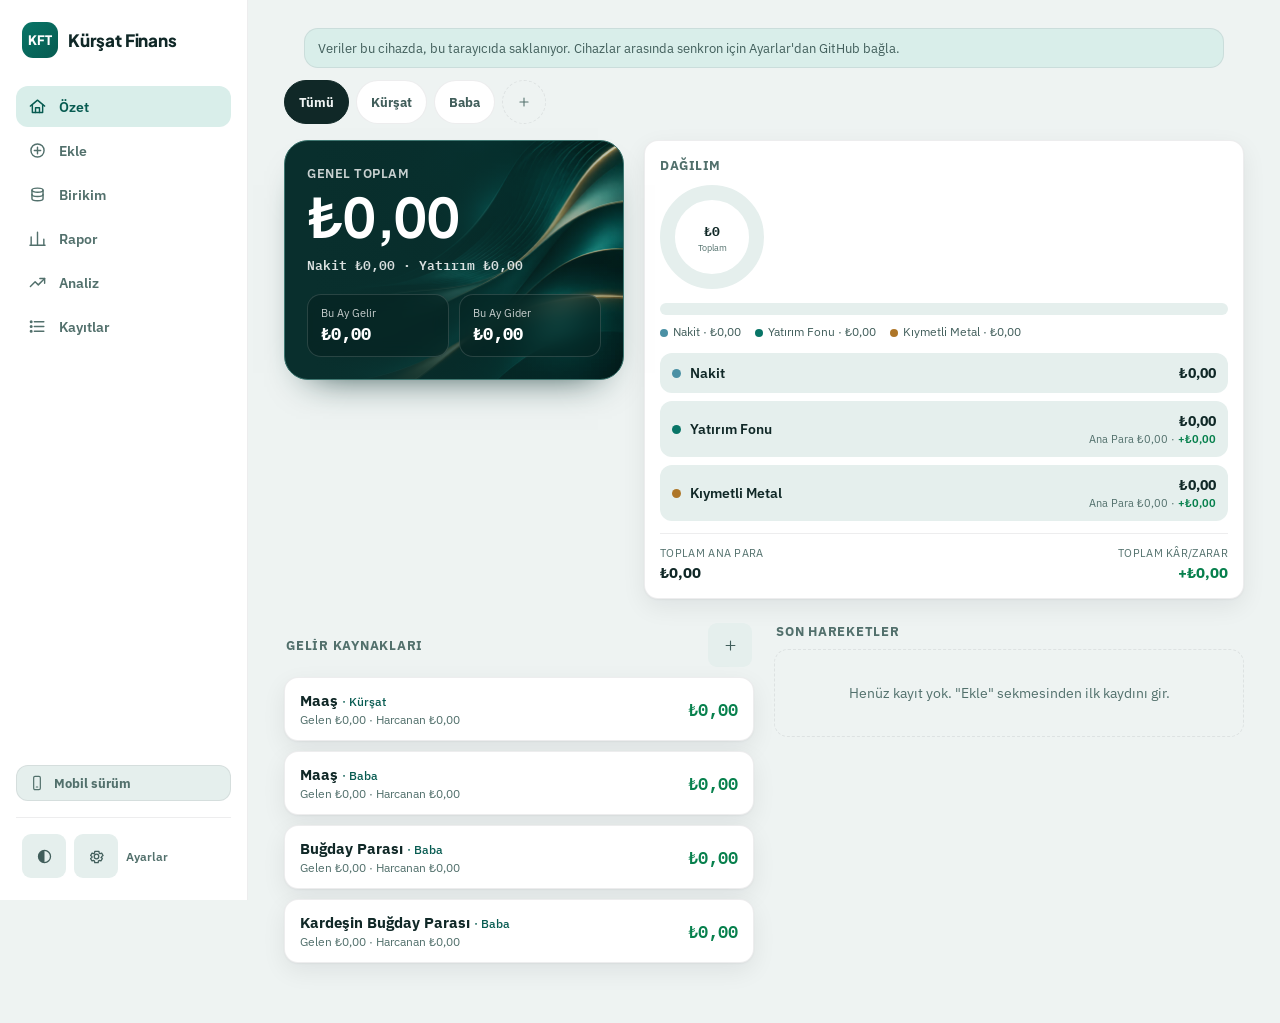
<file: masaustu.html>
<!doctype html>
<html lang="tr">
<head>
<meta name="viewport" content="width=device-width, initial-scale=1, viewport-fit=cover">
<meta charset="UTF-8">
<title>Kürşat Finans Takip Uygulaması</title>
<style>
@import url('https://fonts.googleapis.com/css2?family=Plus+Jakarta+Sans:wght@500;600;700;800&family=IBM+Plex+Sans:wght@400;500;600&family=IBM+Plex+Mono:wght@500;600&display=swap');

:root{
  --bg:#F4F5FA;
  --surface:#FFFFFF;
  --surface-2:#EBEDF6;
  --ink:#1B1D28;
  --ink-soft:#6B6F86;
  --ink-faint:#A0A4B8;
  --hairline:rgba(27,29,40,0.08);
  --accent:#5B5FEF;
  --accent-ink:#4438CA;
  --accent-soft:#ECEBFE;
  --income:#12B76A;
  --income-soft:#E7F9F1;
  --expense:#F04438;
  --expense-soft:#FDECEB;
  --gold:#C99A2E;
  --gold-ink:#8A6A1E;
  --gold-soft:#FBF3DD;
  --cash:#4A90A4;
  --cash-soft:#E6F2F5;
  --radius:20px;
  --radius-sm:14px;
  --shadow:0 1px 2px rgba(16,17,28,0.04), 0 8px 24px rgba(16,17,28,0.07);
  color-scheme: light;
}
@media (prefers-color-scheme: dark){
  :root:not([data-theme="light"]){
    --bg:#12131C;
    --surface:#1B1D2A;
    --surface-2:#242637;
    --ink:#EDEEF7;
    --ink-soft:#9498B0;
    --ink-faint:#5C5F76;
    --hairline:rgba(237,238,247,0.09);
    --accent:#8B8FFB;
    --accent-ink:#B4B7FD;
    --accent-soft:#25275A;
    --income:#3DD68C;
    --income-soft:#123322;
    --expense:#FF6B61;
    --expense-soft:#3A1817;
    --gold:#E4B94F;
    --gold-ink:#F2CD73;
    --gold-soft:#3A2E12;
    --cash:#6FC3D9;
    --cash-soft:#123238;
    --shadow:0 1px 2px rgba(0,0,0,0.35), 0 10px 30px rgba(0,0,0,0.4);
    color-scheme: dark;
  }
}
:root[data-theme="dark"]{
  --bg:#12131C;
  --surface:#1B1D2A;
  --surface-2:#242637;
  --ink:#EDEEF7;
  --ink-soft:#9498B0;
  --ink-faint:#5C5F76;
  --hairline:rgba(237,238,247,0.09);
  --accent:#8B8FFB;
  --accent-ink:#B4B7FD;
  --accent-soft:#25275A;
  --income:#3DD68C;
  --income-soft:#123322;
  --expense:#FF6B61;
  --expense-soft:#3A1817;
  --gold:#E4B94F;
  --gold-ink:#F2CD73;
  --gold-soft:#3A2E12;
  --cash:#6FC3D9;
  --cash-soft:#123238;
  --shadow:0 1px 2px rgba(0,0,0,0.35), 0 10px 30px rgba(0,0,0,0.4);
  color-scheme: dark;
}

*{box-sizing:border-box;}
html,body{margin:0;padding:0;}
body{
  background:var(--bg);
  color:var(--ink);
  font-family:'IBM Plex Sans', system-ui, sans-serif;
  -webkit-font-smoothing:antialiased;
  padding-bottom: env(safe-area-inset-bottom);
}
.num{font-family:'IBM Plex Mono', ui-monospace, monospace; font-variant-numeric: tabular-nums; font-feature-settings:"tnum" 1;}
h1,h2,h3,.display{font-family:'Plus Jakarta Sans', system-ui, sans-serif; font-weight:700;}

/* ---------- masaüstü kabuğu: sol sidebar + geniş içerik ---------- */
#app{max-width:1600px;margin:0 auto;min-height:100vh;position:relative;display:flex;align-items:flex-start;}

.sidebar{
  width:248px;flex:none;position:sticky;top:0;align-self:flex-start;height:100vh;
  display:flex;flex-direction:column;padding:22px 16px;border-right:1px solid var(--hairline);
  background:var(--surface);
}
.brand{display:flex;align-items:center;gap:10px;padding:0 6px;}
.brand-mark{
  width:36px;height:36px;border-radius:11px;background:linear-gradient(135deg, var(--accent), var(--accent-ink));color:#fff;
  display:flex;align-items:center;justify-content:center;font-family:'Plus Jakarta Sans',sans-serif;font-weight:800;font-size:13px;flex:none;letter-spacing:0.02em;
}
.brand-name{font-family:'Plus Jakarta Sans',sans-serif;font-weight:800;font-size:17px;letter-spacing:-0.01em;}
.topbar-actions{display:flex;align-items:center;gap:8px;}
.sidebar .icon-btn{width:34px;height:34px;}
.sidebar .icon-btn svg{width:17px;height:17px;}

.sidebar-nav{display:flex;flex-direction:column;gap:3px;margin-top:28px;flex:1;}
.sidebar-nav .tab{
  flex-direction:row;justify-content:flex-start;align-items:center;gap:12px;
  padding:11px 12px;border-radius:12px;font-weight:600;
}
.sidebar-nav .tab svg{width:19px;height:19px;}
.sidebar-nav .tab span{font-size:14px;font-weight:600;}
.sidebar-nav .tab.active{background:var(--accent-soft);color:var(--accent-ink);}
.sidebar-nav .tab.active svg{stroke:var(--accent-ink);}
.sidebar-foot{display:flex;align-items:center;gap:8px;padding:0 6px;border-top:1px solid var(--hairline);padding-top:16px;margin-top:16px;}
.mobile-link{
  display:flex;align-items:center;gap:9px;color:var(--ink-faint);font-size:12.5px;font-weight:700;
  text-decoration:none;padding:9px 12px;border-radius:12px;border:1px solid var(--hairline);background:var(--surface-2);
  transition:color .15s ease,border-color .15s ease;
}
.mobile-link svg{width:16px;height:16px;flex:none;}
.mobile-link:hover{color:var(--ink);border-color:var(--ink-faint);}

.dashboard-main{flex:1;min-width:0;padding:28px 36px 60px;}
.dashboard-main .view{max-width:1320px;}

/* ---------- donut chart ---------- */
.donut-wrap{display:flex;align-items:center;gap:16px;margin:2px 0 14px;}
.donut-wrap svg{flex:none;}
.donut-wrap .num{font-family:'IBM Plex Mono', ui-monospace, monospace;}

/* ---------- masaüstü dashboard grid düzeni ---------- */
.dash-row{display:grid;gap:20px;align-items:start;}
.dash-row.cols-2{grid-template-columns:minmax(0,1fr) minmax(0,1.3fr);}
.dash-row.cols-2-even{grid-template-columns:minmax(0,1fr) minmax(0,1fr);}
.dash-row.cols-aside{grid-template-columns:340px minmax(0,1fr);}
.dash-col{min-width:0;}
.dash-card-grid{display:grid;grid-template-columns:repeat(auto-fill,minmax(270px,1fr));gap:12px;align-content:start;}
.dash-narrow{max-width:560px;}
@media (max-width:1100px){
  .dash-row{grid-template-columns:1fr !important;}
}
.trend-legend{display:flex;gap:14px;font-size:11.5px;font-weight:700;color:var(--ink-faint);}
.trend-legend-item{display:inline-flex;align-items:center;gap:5px;}
.trend-legend-item i{width:9px;height:9px;border-radius:3px;display:inline-block;}
.trend-chart-card{background:var(--surface);border:1px solid var(--hairline);border-radius:var(--radius-sm);padding:16px 14px 6px;box-shadow:var(--shadow);}
.person-compare-card{background:var(--surface);border:1px solid var(--hairline);border-radius:var(--radius-sm);padding:16px;box-shadow:var(--shadow);}
.pcc-name{font-size:13px;font-weight:700;color:var(--ink-faint);text-transform:uppercase;letter-spacing:0.03em;}
.pcc-total{font-size:22px;font-weight:800;font-family:'Plus Jakarta Sans',sans-serif;margin-top:4px;}
.pcc-sub{font-size:12px;color:var(--ink-faint);margin-top:2px;}
.pcc-row{display:flex;align-items:center;justify-content:space-between;font-size:12.5px;padding:8px 0;border-top:1px solid var(--hairline);margin-top:6px;}
.pcc-row span:first-child{color:var(--ink-faint);font-weight:600;}
.pcc-row span.num{font-weight:700;}
#holdingsList,#fundLotsList,#fundSalesList,#sourceCards{
  display:grid;grid-template-columns:repeat(auto-fill,minmax(300px,1fr));gap:12px;align-items:start;
}
#holdingsList .holding-card,#fundLotsList .holding-card,#fundSalesList .holding-card,
#sourceCards .source-card{margin-bottom:0;}
#holdingsList .empty,#fundLotsList .empty,#fundSalesList .empty,#sourceCards .empty,
#potGrid .empty{grid-column:1/-1;}

/* ---------- micro-interactions ---------- */
.holding-card,.source-card,.bar-row,.chip,.btn-primary,.btn-ghost,.btn-danger,.icon-btn,.stat-tile{
  transition:transform .14s ease, box-shadow .14s ease, opacity .14s ease;
}
.holding-card:active,.source-card:active{transform:scale(0.98);}
.chip:active,.icon-btn:active{transform:scale(0.93);}
.btn-primary:active,.btn-ghost:active,.btn-danger:active{transform:scale(0.97);}
@media (hover:hover){
  .holding-card:hover,.source-card:hover{transform:translateY(-1px);}
  .chip:hover{opacity:0.88;}
}

main{flex:1;padding:4px 20px 100px;overflow-x:hidden;}
.view{display:none;}
.view.active{display:block;animation:fadein .18s ease;}
@keyframes fadein{from{opacity:0;transform:translateY(4px)}to{opacity:1;transform:none}}

.section-title{
  font-size:12.5px;font-weight:700;text-transform:uppercase;letter-spacing:0.06em;
  color:var(--ink-faint);margin:22px 2px 10px;
}
.section-title:first-child{margin-top:6px;}

.hero{
  position:relative; overflow:hidden; isolation:isolate;
  background:
    radial-gradient(130% 160% at 105% -25%, rgba(255,255,255,0.30), rgba(255,255,255,0) 55%),
    radial-gradient(90% 130% at -15% 115%, rgba(255,255,255,0.18), rgba(255,255,255,0) 55%),
    linear-gradient(150deg, var(--accent-ink) 0%, var(--accent) 55%, #8B8FFB 100%);
  color:#fff;border-radius:calc(var(--radius) + 4px);padding:24px 22px 22px;
  box-shadow:0 20px 44px -16px rgba(91,95,239,0.55), inset 0 1px 0 rgba(255,255,255,0.25);
}
.hero::after{
  content:'';
  position:absolute; top:-40%; right:-18%; width:70%; height:140%;
  background:radial-gradient(closest-side, rgba(255,255,255,0.16), rgba(255,255,255,0) 70%);
  pointer-events:none; z-index:0;
}
.hero-label,.hero-amount,.hero-row,.hero-breakdown{position:relative; z-index:1;}
.hero-label{font-size:12.5px;color:rgba(255,255,255,0.78);letter-spacing:0.04em;text-transform:uppercase;font-weight:600;}
.hero-amount{font-size:35px;font-weight:700;margin-top:6px;line-height:1.1;letter-spacing:-0.01em;font-family:'Plus Jakarta Sans',sans-serif;}
.hero-breakdown{font-size:13px;color:rgba(255,255,255,0.85);margin-top:7px;font-weight:600;}
.hero-row{display:flex;gap:10px;margin-top:18px;}
.hero-stat{
  flex:1;background:rgba(255,255,255,0.14);border:1px solid rgba(255,255,255,0.18);
  border-radius:14px;padding:11px 13px;backdrop-filter:blur(8px);-webkit-backdrop-filter:blur(8px);
}
.hero-stat .l{font-size:11px;color:rgba(255,255,255,0.78);}
.hero-stat .v{font-size:16.5px;font-weight:700;margin-top:3px;}

.pot-grid{display:grid;grid-template-columns:repeat(auto-fill,minmax(280px,1fr));gap:10px;}
.pot-card{
  background:var(--surface);border:1px solid var(--hairline);border-radius:var(--radius-sm);
  padding:13px 15px;box-shadow:var(--shadow);
  display:flex;align-items:center;justify-content:space-between;gap:10px;
}
.pot-name{font-weight:700;font-size:14.5px;}
.pot-person{font-weight:500;color:var(--accent-ink);font-size:11.5px;}
.pot-sub{font-size:11.5px;color:var(--ink-faint);margin-top:2px;}
.pot-balance{font-size:17px;font-weight:600;white-space:nowrap;}
.pot-balance.neg{color:var(--expense);}
.pot-balance.pos{color:var(--income);}

.empty{
  text-align:center;padding:34px 16px;color:var(--ink-faint);font-size:13.5px;
  border:1px dashed var(--hairline);border-radius:var(--radius-sm);
}

.tx-list{display:flex;flex-direction:column;}
.tx-row{
  display:flex;align-items:center;gap:12px;padding:11px 2px;border-bottom:1px solid var(--hairline);
  cursor:pointer;
}
.tx-row:last-child{border-bottom:none;}
.tx-dot{width:9px;height:9px;border-radius:50%;flex:none;}
.tx-dot.income{background:var(--income);}
.tx-dot.expense{background:var(--expense);}
.tx-main{flex:1;min-width:0;}
.tx-label{font-size:14px;font-weight:600;white-space:nowrap;overflow:hidden;text-overflow:ellipsis;}
.tx-sub{font-size:11.5px;color:var(--ink-faint);margin-top:1px;white-space:nowrap;overflow:hidden;text-overflow:ellipsis;}
.tx-amount{font-size:14.5px;font-weight:600;white-space:nowrap;flex:none;}
.tx-amount.income{color:var(--income);}
.tx-amount.expense{color:var(--expense);}
.month-header{font-size:11.5px;font-weight:700;color:var(--ink-faint);text-transform:uppercase;letter-spacing:0.05em;margin:18px 2px 6px;}
.month-header:first-child{margin-top:0;}

.segmented{display:flex;background:var(--surface-2);border-radius:12px;padding:3px;gap:3px;}
.segmented button{
  flex:1;border:none;background:transparent;padding:9px 0;border-radius:9px;font-family:inherit;
  font-size:14px;font-weight:700;color:var(--ink-soft);cursor:pointer;
  transition:background .18s ease,color .18s ease,box-shadow .18s ease,transform .18s ease;
}
.segmented button.active{background:var(--surface);color:var(--ink);box-shadow:var(--shadow);}

#birikimSubTabs{padding:4px;border-radius:16px;background:var(--surface-2);border:1px solid var(--hairline);}
#birikimSubTabs button{
  padding:12px 0;border-radius:12px;font-size:14.5px;display:flex;align-items:center;justify-content:center;gap:7px;
}
#birikimSubTabs button .sub-dot{width:8px;height:8px;border-radius:50%;background:currentColor;opacity:0.35;flex:none;transition:opacity .18s ease;}
#birikimSubTabs button.active .sub-dot{opacity:1;}
#birikimSubTabs button[data-sub="metal"].active{background:var(--gold-soft);color:var(--gold-ink);box-shadow:var(--shadow);transform:translateY(-1px);}
#birikimSubTabs button[data-sub="fund"].active{background:var(--accent-soft);color:var(--accent-ink);box-shadow:var(--shadow);transform:translateY(-1px);}

.field{margin-top:16px;}
.field label{display:block;font-size:12.5px;font-weight:700;color:var(--ink-soft);margin-bottom:6px;}
.field input, .field select, .field textarea{
  width:100%;background:var(--surface);border:1px solid var(--hairline);border-radius:var(--radius-sm);
  padding:12px 13px;font-family:'IBM Plex Sans',sans-serif;font-size:15px;color:var(--ink);
}
.field input.num-input{font-family:'IBM Plex Mono',monospace;font-size:19px;font-weight:600;}
input[type="number"]::-webkit-inner-spin-button,
input[type="number"]::-webkit-outer-spin-button{-webkit-appearance:none;margin:0;}
input[type="number"]{-moz-appearance:textfield;appearance:textfield;}
.field select{appearance:none;-webkit-appearance:none;background-image:url("data:image/svg+xml,%3Csvg xmlns='http://www.w3.org/2000/svg' viewBox='0 0 20 20' fill='none' stroke='%236B6F86' stroke-width='2'%3E%3Cpath d='M6 8l4 4 4-4'/%3E%3C/svg%3E");background-repeat:no-repeat;background-position:right 12px center;padding-right:34px;}
.field-hint{font-size:11.5px;color:var(--ink-faint);margin-top:5px;}
.quickadd-toggle{background:none;border:none;color:var(--accent-ink);font-size:12px;font-weight:700;padding:6px 0 0;cursor:pointer;font-family:inherit;}
.quickadd-row{display:none;gap:8px;margin-top:8px;}
.quickadd-row.open{display:flex;}
.quickadd-row input{flex:1;background:var(--surface);border:1px solid var(--hairline);border-radius:10px;padding:9px 11px;font-size:13.5px;color:var(--ink);font-family:inherit;}
.quickadd-row button{border:none;background:var(--ink);color:var(--bg);border-radius:10px;padding:0 14px;font-size:13px;font-weight:700;cursor:pointer;}

.btn-primary{
  width:100%;margin-top:22px;background:var(--accent);color:#fff;border:none;border-radius:var(--radius-sm);
  padding:14px;font-family:'Plus Jakarta Sans',sans-serif;font-size:15.5px;font-weight:700;cursor:pointer;
}
.btn-primary:active{opacity:0.85;}
.btn-primary.expense{background:var(--expense);}
.btn-primary.income{background:var(--income);}
.btn-primary.gold{background:var(--gold);color:#2b2108;}

.chips{display:flex;gap:7px;overflow-x:auto;padding-bottom:2px;}
.chip{
  flex:none;border:1px solid var(--hairline);background:var(--surface);color:var(--ink-soft);
  border-radius:99px;padding:7px 14px;font-size:12.5px;font-weight:700;cursor:pointer;font-family:inherit;white-space:nowrap;
}
.chip.active{background:var(--ink);color:var(--bg);border-color:var(--ink);}
.chip-manage{
  flex:none;border:1px dashed var(--hairline);background:transparent;color:var(--ink-faint);
  border-radius:99px;width:32px;height:32px;display:flex;align-items:center;justify-content:center;cursor:pointer;
}
.chip-manage svg{width:14px;height:14px;}

.stat-row{display:flex;gap:10px;margin-top:2px;}
.stat-tile{flex:1;background:var(--surface);border:1px solid var(--hairline);border-radius:var(--radius-sm);padding:12px 13px;box-shadow:var(--shadow);}
.stat-tile .l{font-size:11px;color:var(--ink-faint);font-weight:700;text-transform:uppercase;letter-spacing:0.04em;}
.stat-tile .v{font-size:16px;font-weight:700;margin-top:4px;}
.stat-tile .v.income{color:var(--income);}
.stat-tile .v.expense{color:var(--expense);}

.bar-row{margin-bottom:14px;}
.bar-top{display:flex;justify-content:space-between;font-size:13px;margin-bottom:6px;}
.bar-top .name{font-weight:600;}
.bar-top .amt{font-weight:600;}
.bar-track{height:9px;background:var(--surface-2);border-radius:99px;overflow:hidden;}
.bar-fill{height:100%;background:var(--accent);border-radius:99px;}
.bar-fill.gold{background:var(--gold);}

.source-card{background:var(--surface);border:1px solid var(--hairline);border-radius:var(--radius-sm);padding:13px 15px;box-shadow:var(--shadow);margin-bottom:10px;}
.source-card .name{font-weight:700;font-size:14px;margin-bottom:10px;}
.source-grid{display:grid;grid-template-columns:1fr 1fr 1fr;gap:6px;}
.source-grid .cell .l{font-size:10px;color:var(--ink-faint);text-transform:uppercase;letter-spacing:0.03em;}
.source-grid .cell .v{font-size:13px;font-weight:700;margin-top:2px;}

.breakdown-card{background:var(--surface);border:1px solid var(--hairline);border-radius:var(--radius-sm);padding:16px 15px;box-shadow:var(--shadow);margin-top:14px;}
.breakdown-card .card-title{font-size:12.5px;font-weight:700;color:var(--ink-faint);text-transform:uppercase;letter-spacing:0.04em;margin-bottom:12px;}
.breakdown-stack{display:flex;height:12px;border-radius:99px;overflow:hidden;background:var(--surface-2);}
.breakdown-stack .seg{height:100%;}
.breakdown-stack .seg.cash{background:var(--cash);}
.breakdown-stack .seg.fund{background:var(--accent);}
.breakdown-stack .seg.metal{background:var(--gold);}
.breakdown-legend{display:flex;flex-wrap:wrap;gap:5px 14px;font-size:11.5px;color:var(--ink-soft);margin:9px 0 14px;}
.breakdown-legend .dot{width:8px;height:8px;border-radius:50%;display:inline-block;margin-right:5px;position:relative;top:0.5px;}
.breakdown-legend .dot.cash{background:var(--cash);}
.breakdown-legend .dot.fund{background:var(--accent);}
.breakdown-legend .dot.metal{background:var(--gold);}
.breakdown-rows{display:flex;flex-direction:column;gap:8px;}
.breakdown-row{display:flex;justify-content:space-between;align-items:center;padding:11px 12px;background:var(--surface-2);border-radius:12px;}
.breakdown-row .label{display:flex;align-items:center;gap:9px;font-weight:600;font-size:13.5px;}
.breakdown-row .label .dot{width:9px;height:9px;border-radius:50%;flex:none;}
.breakdown-row .amounts{text-align:right;}
.breakdown-row .amounts .main{font-weight:700;font-size:14px;}
.breakdown-row .amounts .sub{font-size:11px;color:var(--ink-faint);margin-top:2px;}
.profit-pos{color:var(--income);font-weight:600;}
.profit-neg{color:var(--expense);font-weight:600;}

.delta-summary-banner{display:flex;align-items:center;justify-content:space-between;gap:10px;margin-top:14px;padding:11px 14px;border-radius:var(--radius-sm);border:1px solid var(--hairline);}
.delta-summary-banner.pos{background:var(--income-soft);}
.delta-summary-banner.neg{background:var(--expense-soft);}
.dsb-label{font-size:12px;font-weight:600;color:var(--ink-soft);}
.dsb-amount{font-size:15px;font-weight:800;font-family:'Plus Jakarta Sans',sans-serif;}
.delta-summary-banner.pos .dsb-amount{color:var(--income);}
.delta-summary-banner.neg .dsb-amount{color:var(--expense);}
.dsb-pct{font-weight:700;font-size:12.5px;opacity:0.85;}
.breakdown-totals{display:flex;justify-content:space-between;gap:10px;margin-top:12px;padding-top:12px;border-top:1px solid var(--hairline);}
.breakdown-totals .t-item{flex:1;}
.breakdown-totals .t-label{font-size:10.5px;color:var(--ink-faint);text-transform:uppercase;letter-spacing:0.03em;}
.breakdown-totals .t-val{font-size:14.5px;font-weight:700;margin-top:3px;}
.breakdown-source-title{font-size:10.5px;font-weight:700;color:var(--ink-faint);text-transform:uppercase;letter-spacing:0.03em;margin:14px 0 6px;}
.breakdown-source-list{display:flex;flex-direction:column;}
.breakdown-source-row{display:flex;justify-content:space-between;gap:10px;padding:7px 2px;font-size:12.5px;border-bottom:1px solid var(--hairline);}
.breakdown-source-row:last-child{border-bottom:none;}
.breakdown-source-row span:first-child{color:var(--ink-soft);}
.breakdown-source-row span:last-child{font-weight:600;}

.holding-card{background:var(--surface);border:1px solid var(--hairline);border-radius:var(--radius-sm);padding:14px 15px;box-shadow:var(--shadow);margin-bottom:10px;cursor:pointer;}
.holding-top{display:flex;justify-content:space-between;align-items:flex-start;gap:10px;}
.holding-material{font-weight:700;font-size:14.5px;}
.holding-person{font-weight:500;color:var(--accent-ink);font-size:11.5px;}
.holding-sub{font-size:11.5px;color:var(--ink-faint);margin-top:2px;}
.holding-profit{text-align:right;font-weight:700;font-size:14.5px;white-space:nowrap;}
.holding-profit.pos{color:var(--income);}
.holding-profit.neg{color:var(--expense);}
.holding-profit-pct{font-size:11px;font-weight:600;margin-top:1px;}
.holding-bottom{margin-top:12px;padding-top:12px;border-top:1px solid var(--hairline);}
.coin-dot{width:26px;height:26px;border-radius:50%;background:var(--gold-soft);color:var(--gold-ink);display:flex;align-items:center;justify-content:center;flex:none;font-size:13px;}

.cat-row{display:flex;align-items:center;gap:10px;padding:10px 2px;border-bottom:1px solid var(--hairline);}
.cat-row:last-child{border-bottom:none;}
.cat-name{flex:1;font-size:14px;font-weight:600;}
.cat-name.archived{color:var(--ink-faint);text-decoration:line-through;}
.icon-btn{border:none;background:var(--surface-2);color:var(--ink-soft);width:30px;height:30px;border-radius:9px;display:flex;align-items:center;justify-content:center;cursor:pointer;flex:none;}
.icon-btn.danger{color:var(--expense);}
.icon-btn svg{width:15px;height:15px;}
.add-cat-row{display:flex;gap:8px;margin-top:12px;}
.add-cat-row input{flex:1;background:var(--surface);border:1px solid var(--hairline);border-radius:10px;padding:10px 12px;font-size:14px;color:var(--ink);font-family:inherit;}
.add-cat-row button{border:none;background:var(--ink);color:var(--bg);border-radius:10px;padding:0 16px;font-size:13.5px;font-weight:700;cursor:pointer;}

.tab{
  display:flex;flex-direction:column;align-items:center;gap:3px;background:none;border:none;
  color:var(--ink-faint);padding:5px 0;cursor:pointer;font-family:inherit;
}
.tab svg{width:21px;height:21px;stroke:currentColor;fill:none;stroke-width:1.8;stroke-linecap:round;stroke-linejoin:round;}
.tab span{font-size:10px;font-weight:700;}
.tab.active{color:var(--ink);}
.tab.active svg{stroke:var(--accent);}

.overlay{
  position:fixed;inset:0;background:rgba(10,10,20,0.45);display:none;align-items:center;justify-content:center;z-index:50;
}
.overlay.open{display:flex;}
.sheet{
  width:100%;max-width:540px;background:var(--bg);border-radius:20px;padding:10px 24px 24px;
  max-height:86vh;overflow-y:auto;box-shadow:0 20px 60px rgba(0,0,0,0.3);
}
.sheet-handle{display:none;}
.sheet-title{font-family:'Plus Jakarta Sans',sans-serif;font-size:19px;font-weight:800;margin-bottom:4px;}
.sheet-actions{display:flex;gap:10px;margin-top:20px;}
.btn-ghost{flex:1;border:1px solid var(--hairline);background:var(--surface);color:var(--ink);border-radius:var(--radius-sm);padding:12px;font-family:inherit;font-size:14.5px;font-weight:700;cursor:pointer;}
.btn-danger{flex:1;border:none;background:var(--expense);color:#fff;border-radius:var(--radius-sm);padding:12px;font-family:inherit;font-size:14.5px;font-weight:700;cursor:pointer;}

#toast{
  position:fixed;left:50%;bottom:96px;transform:translateX(-50%) translateY(20px);
  background:var(--ink);color:var(--bg);padding:11px 18px;border-radius:99px;font-size:13.5px;font-weight:700;
  opacity:0;pointer-events:none;transition:all .25s ease;z-index:60;box-shadow:var(--shadow);white-space:nowrap;
}
#toast.show{opacity:1;transform:translateX(-50%) translateY(0);}

.banner{
  background:var(--accent-soft);border:1px solid var(--hairline);border-radius:var(--radius-sm);
  padding:11px 13px;font-size:12.5px;color:var(--ink-soft);margin-bottom:16px;display:none;
}
.banner.show{display:block;}

.lock-error{font-size:12.5px;color:var(--expense);margin-top:10px;min-height:16px;}

.settings-section{margin-top:8px;}
.settings-section + .settings-section{margin-top:22px;}
.settings-row{display:flex;flex-direction:column;gap:10px;background:var(--surface);border:1px solid var(--hairline);border-radius:var(--radius-sm);padding:16px;box-shadow:var(--shadow);}
.settings-row .field{margin-top:0;}
.settings-row input[type="text"], .settings-row input[type="password"]{
  width:100%;background:var(--bg);border:1px solid var(--hairline);border-radius:10px;
  padding:11px 12px;font-family:'IBM Plex Sans',sans-serif;font-size:14px;color:var(--ink);
}
.settings-subhead{font-size:12px;font-weight:700;color:var(--accent-ink);margin:14px 0 8px;}
.settings-subhead:first-child{margin-top:0;}
</style>
<link rel="stylesheet" href="./refresh.css">
<link rel="manifest" href="./manifest.webmanifest">
<link rel="apple-touch-icon" href="./assets/app-icon-192.png">
</head>
<body>

<div id="app">
  <aside class="sidebar">
    <div class="brand">
      <div class="brand-mark">KFT</div>
      <div class="brand-name">Kürşat Finans</div>
    </div>

    <nav class="sidebar-nav">
      <button class="tab active" data-view="ozet">
        <svg viewBox="0 0 24 24"><path d="M3 11.5 12 4l9 7.5"/><path d="M5.5 10v9.5h13V10"/><path d="M9.5 19.5v-6h5v6"/></svg>
        <span>Özet</span>
      </button>
      <button class="tab" data-view="ekle">
        <svg viewBox="0 0 24 24"><circle cx="12" cy="12" r="8.3"/><path d="M12 8v8M8 12h8"/></svg>
        <span>Ekle</span>
      </button>
      <button class="tab" data-view="birikim">
        <svg viewBox="0 0 24 24"><ellipse cx="12" cy="6.5" rx="7" ry="2.6"/><path d="M5 6.5v5.4c0 1.4 3.1 2.6 7 2.6s7-1.2 7-2.6V6.5"/><path d="M5 11.9v5.4c0 1.4 3.1 2.6 7 2.6s7-1.2 7-2.6v-5.4"/></svg>
        <span>Birikim</span>
      </button>
      <button class="tab" data-view="rapor">
        <svg viewBox="0 0 24 24"><path d="M4 20V10M12 20V4M20 20v-7"/><path d="M2.5 20.5h19"/></svg>
        <span>Rapor</span>
      </button>
      <button class="tab" data-view="analiz">
        <svg viewBox="0 0 24 24" fill="none" stroke="currentColor" stroke-width="1.8" stroke-linecap="round" stroke-linejoin="round"><path d="M3 17l6-6 4 4 8-8"/><path d="M15 7h6v6"/></svg>
        <span>Analiz</span>
      </button>
      <button class="tab" data-view="kayitlar">
        <svg viewBox="0 0 24 24"><path d="M8 6h12M8 12h12M8 18h12"/><circle cx="4" cy="6" r="1"/><circle cx="4" cy="12" r="1"/><circle cx="4" cy="18" r="1"/></svg>
        <span>Kayıtlar</span>
      </button>
    </nav>

    <a href="index.html" class="mobile-link" title="Mobil sürüme dön">
      <svg viewBox="0 0 24 24" fill="none" stroke="currentColor" stroke-width="1.8" stroke-linecap="round" stroke-linejoin="round"><rect x="7" y="2" width="10" height="20" rx="2"/><path d="M11 18h2"/></svg>
      Mobil sürüm
    </a>

    <div class="sidebar-foot">
      <button type="button" class="icon-btn" id="themeToggleBtn" title="Tema"></button>
      <button type="button" class="icon-btn" id="settingsBtn" title="Ayarlar">
        <svg viewBox="0 0 24 24" fill="none" stroke="currentColor" stroke-width="1.8" stroke-linecap="round" stroke-linejoin="round"><circle cx="12" cy="12" r="3.2"/><path d="M19.4 13.5c.04-.5.04-1 0-1.5l1.9-1.4-2-3.4-2.2.8c-.4-.3-.8-.6-1.3-.8l-.3-2.3H9.5l-.3 2.3c-.5.2-.9.5-1.3.8l-2.2-.8-2 3.4L5.6 12c-.04.5-.04 1 0 1.5l-1.9 1.4 2 3.4 2.2-.8c.4.3.8.6 1.3.8l.3 2.3h4.9l.3-2.3c.5-.2.9-.5 1.3-.8l2.2.8 2-3.4-1.9-1.4Z"/></svg>
      </button>
      <span style="font-size:11.5px;color:var(--ink-faint);font-weight:600;">Ayarlar</span>
    </div>
  </aside>

  <main class="dashboard-main">
    <div id="dbBanner" class="banner" style="margin:0 20px 12px;"></div>

    <!-- ÖZET -->
    <section id="view-ozet" class="view active">
      <div class="chips" id="ozetPersonChips"></div>

      <div class="dash-row cols-aside" style="margin-top:14px;">
        <div class="hero" style="margin-top:0;">
          <div class="hero-label">Genel Toplam</div>
          <div class="hero-amount num" id="heroTotal">₺0,00</div>
          <div class="hero-breakdown num" id="heroBreakdown">Nakit ₺0,00 · Yatırım ₺0,00</div>
          <div class="hero-row">
            <div class="hero-stat"><div class="l">Bu Ay Gelir</div><div class="v num" id="heroIncomeMonth">₺0,00</div></div>
            <div class="hero-stat"><div class="l">Bu Ay Gider</div><div class="v num" id="heroExpenseMonth">₺0,00</div></div>
          </div>
        </div>

        <div class="breakdown-card" id="breakdownCard" style="margin-top:0;"></div>
      </div>

      <div class="dash-row cols-2-even" style="margin-top:18px;">
        <div class="dash-col" id="ozetKaynaklarPane">
          <div class="section-title" style="display:flex;align-items:center;justify-content:space-between;">
            <span>Gelir Kaynakları</span>
            <button type="button" class="icon-btn" id="addIncomeTypeQuickBtn" title="Gelir kaynağı ekle" style="margin:0;">
              <svg viewBox="0 0 24 24" fill="none" stroke="currentColor" stroke-width="1.8" stroke-linecap="round"><path d="M12 5v14M5 12h14"/></svg>
            </button>
          </div>
          <div class="pot-grid" id="potGrid"></div>
        </div>

        <div class="dash-col" id="ozetHareketlerPane">
          <div class="section-title">Son Hareketler</div>
          <div class="tx-list" id="recentList"></div>
        </div>
      </div>
    </section>

    <!-- EKLE -->
    <section id="view-ekle" class="view">
      <div class="dash-narrow">
      <div class="section-title" style="margin-top:6px;">Yeni Kayıt</div>
      <div class="segmented">
        <button data-mode="gider" class="active" id="modeGiderBtn">Gider</button>
        <button data-mode="gelir" id="modeGelirBtn">Gelir</button>
      </div>

      <form id="entryForm">
        <div class="field">
          <label for="f_person">Kişi</label>
          <select id="f_person"></select>
        </div>

        <div class="field">
          <label for="f_amount">Tutar (₺)</label>
          <input type="text" inputmode="decimal" id="f_amount" class="num-input" placeholder="0,00" required>
        </div>

        <div class="field" id="expenseCatField">
          <label for="f_category">Gider Kategorisi</label>
          <select id="f_category"></select>
          <button type="button" class="quickadd-toggle" data-qa="expense_categories">+ Yeni kategori</button>
          <div class="quickadd-row" data-qa-row="expense_categories">
            <input type="text" placeholder="Kategori adı" id="qa_expense_categories">
            <button type="button" data-qa-submit="expense_categories">Ekle</button>
          </div>
        </div>

        <div class="field" id="incomeTypeField" style="display:none;">
          <label for="f_incometype">Gelir Türü</label>
          <select id="f_incometype"></select>
          <button type="button" class="quickadd-toggle" data-qa="income_types">+ Yeni gelir türü</button>
          <div class="quickadd-row" data-qa-row="income_types">
            <input type="text" placeholder="Gelir türü adı" id="qa_income_types">
            <button type="button" data-qa-submit="income_types">Ekle</button>
          </div>
        </div>

        <div class="field" id="paidFromField">
          <label for="f_paidfrom">Hangi Kaynaktan Ödendi</label>
          <select id="f_paidfrom"></select>
          <div class="field-hint">Ödeme, seçtiğin gelir kaynağının bakiyesinden düşülür.</div>
        </div>

        <div class="field">
          <label for="f_date">Tarih</label>
          <input type="date" id="f_date" required>
        </div>

        <div class="field">
          <label for="f_note">Not (opsiyonel)</label>
          <input type="text" id="f_note" placeholder="Örn: Eylül ayı elektrik">
        </div>

        <button type="submit" class="btn-primary expense" id="submitBtn">Gideri Kaydet</button>
      </form>
      </div>
    </section>

    <!-- BİRİKİM -->
    <section id="view-birikim" class="view">
      <div class="chips" id="birikimOverviewPersonChips" style="margin-top:14px;"></div>
      <div class="breakdown-card" id="birikimOverviewCard" style="margin-top:12px;"></div>

      <div class="segmented" id="birikimSubTabs">
        <button type="button" data-sub="metal" class="active"><span class="sub-dot"></span>Kıymetli Maden</button>
        <button type="button" data-sub="fund"><span class="sub-dot"></span>Yatırım Fonları</button>
      </div>

      <div id="birikimMetalPane">
        <div class="chips" id="birikimPersonChips" style="margin-top:14px;"></div>

        <div class="dash-row cols-aside" style="margin-top:16px;">
          <div class="dash-col">
            <div class="stat-row">
              <div class="stat-tile"><div class="l">Maliyet</div><div class="v num" id="bMaliyet">₺0,00</div></div>
              <div class="stat-tile"><div class="l">Güncel Değer</div><div class="v num" id="bDeger">₺0,00</div></div>
              <div class="stat-tile"><div class="l">Kar/Zarar</div><div class="v num" id="bKar">₺0,00</div></div>
            </div>

            <div id="metalPriceDeltaSummary"></div>

            <div style="display:flex;gap:10px;margin-top:18px;">
              <button type="button" class="btn-primary gold" id="addHoldingBtn" style="flex:1;margin-top:0;">+ Yeni Varlık Ekle</button>
              <button type="button" class="btn-ghost" id="updatePricesBtn" style="flex:1;margin-top:0;">Fiyatları Güncelle</button>
            </div>

            <div class="section-title">Materyale Göre Dağılım</div>
            <div id="materialBars"></div>
          </div>

          <div class="dash-col">
            <div class="section-title" style="margin-top:0;">Varlıklarım</div>
            <div class="chips" id="holdingsFilterChips" style="margin-bottom:10px;"></div>
            <div id="holdingsList"></div>
          </div>
        </div>
      </div>

      <div id="birikimFundPane" style="display:none;">
        <div class="chips" id="fundPersonChips" style="margin-top:14px;"></div>

        <div class="dash-row cols-aside" style="margin-top:16px;">
          <div class="dash-col">
            <div class="stat-row">
              <div class="stat-tile"><div class="l">Elde Kalan Adet</div><div class="v num" id="fAdet">0</div></div>
              <div class="stat-tile"><div class="l">Maliyet</div><div class="v num" id="fMaliyet">₺0,00</div></div>
              <div class="stat-tile"><div class="l">Güncel Değer</div><div class="v num" id="fDeger">₺0,00</div></div>
            </div>
            <div class="stat-row" style="margin-top:10px;">
              <div class="stat-tile"><div class="l">Gerçekleşmemiş K/Z</div><div class="v num" id="fUnrealized">₺0,00</div></div>
              <div class="stat-tile"><div class="l">Gerçekleşen Net Kâr</div><div class="v num" id="fRealized">₺0,00</div></div>
            </div>

            <div id="fundPriceDeltaSummary"></div>

            <div style="display:flex;gap:10px;margin-top:18px;">
              <button type="button" class="btn-primary gold" id="addFundLotBtn" style="flex:1;margin-top:0;">+ Alış Ekle</button>
              <button type="button" class="btn-ghost" id="addFundSaleBtn" style="flex:1;margin-top:0;">Satış Ekle</button>
            </div>
            <button type="button" class="btn-ghost" id="updateFundPriceBtn" style="width:100%;margin-top:10px;">Güncel Fon Fiyatını Güncelle</button>

            <div class="section-title">Fona Göre Dağılım</div>
            <div id="fundBars"></div>
          </div>

          <div class="dash-col">
            <div class="section-title" style="margin-top:0;">Alışlarım</div>
            <div id="fundLotsList"></div>

            <div class="section-title">Satışlarım</div>
            <div id="fundSalesList"></div>
          </div>
        </div>
      </div>
    </section>

    <!-- RAPOR -->
    <section id="view-rapor" class="view">
      <div class="chips" id="raporPersonChips"></div>

      <div class="section-title">Dönem</div>
      <div class="chips" id="periodChips">
        <button class="chip" data-period="thisMonth">Bu Ay</button>
        <button class="chip" data-period="lastMonth">Geçen Ay</button>
        <button class="chip" data-period="thisYear">Bu Yıl</button>
        <button class="chip" data-period="all">Tümü</button>
      </div>

      <div class="stat-row" style="margin-top:16px;">
        <div class="stat-tile"><div class="l">Gelir</div><div class="v num income" id="repIncome">₺0,00</div></div>
        <div class="stat-tile"><div class="l">Gider</div><div class="v num expense" id="repExpense">₺0,00</div></div>
        <div class="stat-tile"><div class="l">Net</div><div class="v num" id="repNet">₺0,00</div></div>
      </div>

      <div class="dash-row cols-2-even" style="margin-top:4px;">
        <div class="dash-col">
          <div class="section-title" style="margin-top:0;">Nereye Gitti — Kategoriye Göre</div>
          <div id="categoryBars"></div>
        </div>
        <div class="dash-col">
          <div class="section-title" style="margin-top:0;">Kaynağa Göre</div>
          <div id="sourceCards"></div>
        </div>
      </div>

      <div class="section-title">Bankaya Göre Dağılım (Kıymetli Maden)</div>
      <div id="bankBars"></div>
    </section>

    <!-- ANALİZ (masaüstüne özel, mobilde yok) -->
    <section id="view-analiz" class="view">
      <div class="stat-row" style="margin-top:14px;">
        <div class="stat-tile"><div class="l">Son 6 Ay Toplam Gelir</div><div class="v num income" id="anSumIncome">₺0,00</div></div>
        <div class="stat-tile"><div class="l">Son 6 Ay Toplam Gider</div><div class="v num expense" id="anSumExpense">₺0,00</div></div>
        <div class="stat-tile"><div class="l">Tasarruf Oranı</div><div class="v num" id="anSavingsRate">%0</div></div>
      </div>

      <div class="dash-row" style="margin-top:18px;grid-template-columns:minmax(0,1.5fr) minmax(0,1fr);">
        <div class="dash-col" style="min-width:0;">
          <div class="section-title" style="margin-top:0;display:flex;align-items:center;justify-content:space-between;">
            <span>Aylık Gelir / Gider Trendi (Son 6 Ay)</span>
            <span class="trend-legend">
              <span class="trend-legend-item"><i style="background:var(--income);"></i>Gelir</span>
              <span class="trend-legend-item"><i style="background:var(--expense);"></i>Gider</span>
            </span>
          </div>
          <div class="trend-chart-card" id="monthlyTrendChart"></div>
        </div>
        <div class="dash-col">
          <div class="section-title" style="margin-top:0;">Kişi Karşılaştırması</div>
          <div class="dash-card-grid" id="personCompareGrid"></div>
        </div>
      </div>

      <div class="section-title">Son 6 Ayda Gider Dağılımı (Kategori Payı)</div>
      <div id="categoryShareBars"></div>
    </section>

    <!-- KAYITLAR -->
    <section id="view-kayitlar" class="view">
      <div class="chips" id="kayitlarPersonChips"></div>

      <div class="section-title">Filtre</div>
      <div class="chips" id="recordChips">
        <button class="chip active" data-rf="all">Tümü</button>
        <button class="chip" data-rf="gelir">Gelir</button>
        <button class="chip" data-rf="gider">Gider</button>
      </div>
      <div id="recordsList" style="margin-top:14px;"></div>
    </section>
  </main>
</div>

<div class="overlay" id="sheetOverlay">
  <div class="sheet" id="sheetContent"></div>
</div>

<div id="toast"></div>

<script src="./finance-core.js"></script>
<script>
if ('serviceWorker' in navigator && window.isSecureContext) {
  navigator.serviceWorker.register('./sw.js').catch(error => console.error('Çevrimdışı arayüz kurulamadı', error));
}
</script>
<script>
(function(){
  "use strict";

  // ---------- storage layer ----------
  var LOCAL_PREFIX = 'kft_v1_';
  var GH_CFG_KEY = 'kft_github_cfg_v1';
  var COLLECTIONS = ['people','income_types','expense_categories','income_entries','expense_entries','savings_holdings','material_prices','fund_lots','fund_sales','fund_prices'];

  function getGithubConfig(){
    try{ var raw = window.localStorage.getItem(GH_CFG_KEY); return raw ? JSON.parse(raw) : null; }catch(e){ return null; }
  }
  function setGithubConfig(cfg){ try{ window.localStorage.setItem(GH_CFG_KEY, JSON.stringify(cfg)); }catch(e){} }
  function clearGithubConfig(){ try{ window.localStorage.removeItem(GH_CFG_KEY); }catch(e){} }

  function utf8ToB64(str){ return btoa(unescape(encodeURIComponent(str))); }
  function b64ToUtf8(b64){ return decodeURIComponent(escape(atob(b64.replace(/\n/g,'')))); }

  function GithubApi(cfg){
    this.cfg = cfg; // {owner, repo, token, path}
    this.sha = null;
  }
  GithubApi.prototype._url = function(){
    return 'https://api.github.com/repos/'+encodeURIComponent(this.cfg.owner)+'/'+encodeURIComponent(this.cfg.repo)+'/contents/'+encodeURIComponent(this.cfg.path || 'data.json');
  };
  GithubApi.prototype._headers = function(){
    return {
      'Authorization': 'Bearer '+this.cfg.token,
      'Accept': 'application/vnd.github+json',
      'X-GitHub-Api-Version': '2022-11-28'
    };
  };
  GithubApi.prototype.testConnection = async function(){
    let res;
    try{
      res = await fetch('https://api.github.com/repos/'+encodeURIComponent(this.cfg.owner)+'/'+encodeURIComponent(this.cfg.repo), {headers: this._headers()});
    }catch(e){ return {ok:false, error:'Bağlantı kurulamadı (internet?)'}; }
    if(res.status===404) return {ok:false, error:'Repo bulunamadı — kullanıcı adı/repo adını kontrol et'};
    if(res.status===401) return {ok:false, error:'Token geçersiz'};
    if(!res.ok) return {ok:false, error:'Hata: '+res.status};
    const json = await res.json();
    const perms = json.permissions || {};
    if(perms.push === false) return {ok:false, error:'Token bu repoya yazma izni vermiyor'};
    return {ok:true};
  };
  GithubApi.prototype.fetchData = async function(){
    const res = await fetch(this._url(), {headers: this._headers()});
    if(res.status === 404){ this.sha = null; return null; }
    if(!res.ok){ throw new Error('GitHub okuma hatası: '+res.status); }
    const json = await res.json();
    this.sha = json.sha;
    if(!json.content) return null;
    const text = b64ToUtf8(json.content);
    try{ return JSON.parse(text); }catch(e){ throw new Error('data.json bozuk görünüyor'); }
  };
  GithubApi.prototype.saveData = async function(dataObj){
    const body = { message: 'KFT güncelleme '+new Date().toISOString(), content: utf8ToB64(JSON.stringify(dataObj, null, 2)) };
    if(this.sha) body.sha = this.sha;
    const res = await fetch(this._url(), {
      method: 'PUT',
      headers: Object.assign({'Content-Type':'application/json'}, this._headers()),
      body: JSON.stringify(body)
    });
    if(res.status === 409){ const err = new Error('conflict'); err.conflict = true; throw err; }
    if(!res.ok){
      let msg = 'GitHub yazma hatası: '+res.status;
      try{ const j = await res.json(); if(j && j.message) msg += ' — '+j.message; }catch(e){}
      throw new Error(msg);
    }
    const json = await res.json();
    this.sha = json.content.sha;
  };

  function emptyMem(){
    var m = {};
    COLLECTIONS.forEach(function(c){ m[c] = []; });
    return m;
  }

  function StoreLayer(gh){
    this.gh = gh || null;
    this.mem = emptyMem();
    if(!this.gh){
      const snapshot = window.localStorage.getItem(LOCAL_PREFIX+'snapshot');
      if(snapshot){
        const parsed = JSON.parse(snapshot);
        if(!COLLECTIONS.every(name=>Array.isArray(parsed[name]))) throw new Error('invalid_snapshot');
        this.mem = parsed;
        return;
      }
      var self = this;
      COLLECTIONS.forEach(function(col){
        try{
          var raw = window.localStorage.getItem(LOCAL_PREFIX+col);
          self.mem[col] = raw ? JSON.parse(raw) : [];
        }catch(e){ self.mem[col] = []; }
      });
    }
  }
  StoreLayer.prototype.initFromGithub = async function(){
    const data = await this.gh.fetchData();
    if(data) this.mem = {...data};
    var self = this;
    COLLECTIONS.forEach(function(col){
      self.mem[col] = (data && Array.isArray(data[col])) ? data[col] : [];
    });
  };
  StoreLayer.prototype.transaction = function(change){
    const write = async ()=>{
      if(this.readOnly){ toast('Bağlantı kurulana kadar değişiklik kaydedilemez.'); throw new Error('offline_read_only'); }
      const latest = this.gh ? null : window.localStorage.getItem(LOCAL_PREFIX+'snapshot');
      const draft = latest ? JSON.parse(latest) : structuredClone(this.mem);
      if(!COLLECTIONS.every(name=>Array.isArray(draft[name]))) throw new Error('invalid_snapshot');
      const result = change(draft);
      if(this.gh){
        try {
          await this.gh.saveData(draft);
        } catch(error) {
          if(error.conflict){
            await this.initFromGithub();
            await loadAll();
            toast('Başka bir cihaz güncelledi. Kayıt uygulanmadı, bilgileri kontrol edip yeniden dene.');
          }
          throw error;
        }
      } else {
        window.localStorage.setItem(LOCAL_PREFIX+'snapshot', JSON.stringify(draft));
      }
      this.mem = draft;
      return result;
    };
    const operation = (this.pending || Promise.resolve()).then(()=>{
      const locks = globalThis.navigator?.locks;
      return !this.gh && locks ? locks.request(LOCAL_PREFIX+'snapshot', write) : write();
    });
    this.pending = operation.catch(()=>{});
    return operation;
  };
  StoreLayer.prototype.list = async function(col){
    return structuredClone(this.mem[col]);
  };
  StoreLayer.prototype.add = function(col, data){
    return this.transaction(draft=>{
      const row = Object.assign({}, data, {id:'m'+crypto.randomUUID(), createdAt:new Date().toISOString()});
      draft[col].push(row);
      return structuredClone(row);
    });
  };
  StoreLayer.prototype.update = function(col, id, data){
    return this.transaction(draft=>{
      const row = draft[col].find(item=>item.id===id);
      if(row) Object.assign(row, data);
    });
  };
  StoreLayer.prototype.remove = function(col, id){
    return this.transaction(draft=>{
      if(col==='income_types' && (draft.income_entries.some(row=>row.typeId===id)
        || draft.expense_entries.some(row=>row.paidFromTypeId===id)
        || [...draft.savings_holdings,...draft.fund_lots,...draft.fund_sales].some(row=>row.incomeTypeId===id || row.cashTypeId===id))){
        throw new Error('linked_records');
      }
      if(col==='people' && ['income_types','income_entries','expense_entries','savings_holdings','fund_lots','fund_sales']
        .some(name=>draft[name].some(row=>row.personId===id))) throw new Error('linked_records');
      draft[col] = draft[col].filter(row=>row.id!==id);
    });
  };

  // ---------- app state ----------
  const S = {
    store:null,
    people:[], incomeTypes:[], expenseCategories:[], incomeEntries:[], expenseEntries:[], savingsHoldings:[], materialPrices:[],
    fundLots:[], fundSales:[], fundPrices:[],
    view:'ozet', addMode:'gider', addPersonId:null,
    ozetPerson:'all', raporPerson:'all', kayitlarPerson:'all', birikimPerson:'all', fundPerson:'all', birikimOverviewPerson:'all',
    reportPeriod:'thisMonth', recordFilter:'all', holdingsFilter:'all', birikimSubView:'metal', ozetSubView:'kaynaklar',
    raporExpandedTypes:{}, // {incomeTypeId: true} -- which "Kaynağa Göre" cards are expanded to show their hareketler
    raporExpandedBanks:{}, // {bankName: true} -- which "Bankaya Göre Dağılım" rows are expanded to show their varlıklar
    editing:null // {kind:'gelir'|'gider'|'varlik', id}
  };

  const $ = sel => document.querySelector(sel);
  const $$ = sel => Array.from(document.querySelectorAll(sel));

  function fmt(n){
    n = Number(n)||0;
    return n.toLocaleString('tr-TR', {style:'currency', currency:'TRY', maximumFractionDigits:2, minimumFractionDigits:2});
  }
  function fmtNum(n, digits){
    n = Number(n)||0;
    return n.toLocaleString('tr-TR', {maximumFractionDigits: digits==null?2:digits, minimumFractionDigits:0});
  }
  // donut merkez etiketleri gibi dar alanlarda kullanılan, ondalıksız/₺'siz kompakt format
  function fmtCompact(n){
    n = Number(n)||0;
    return '₺' + n.toLocaleString('tr-TR', {maximumFractionDigits:0, minimumFractionDigits:0});
  }
  function todayStr(){
    const d = new Date();
    const pad = x => String(x).padStart(2,'0');
    return d.getFullYear()+'-'+pad(d.getMonth()+1)+'-'+pad(d.getDate());
  }
  function monthLabel(dateStr){
    const [y,m] = dateStr.split('-').map(Number);
    const d = new Date(y, m-1, 1);
    return d.toLocaleDateString('tr-TR', {month:'long', year:'numeric'});
  }
  function dayLabel(dateStr){
    const [y,m,d] = dateStr.split('-').map(Number);
    return new Date(y,m-1,d).toLocaleDateString('tr-TR', {day:'numeric', month:'short'});
  }
  function toast(msg){
    const t = $('#toast');
    t.textContent = msg;
    t.classList.add('show');
    clearTimeout(toast._t);
    toast._t = setTimeout(()=>t.classList.remove('show'), 1800);
  }
  function esc(s){
    return String(s==null?'':s).replace(/[&<>"']/g, c=>({'&':'&amp;','<':'&lt;','>':'&gt;','"':'&quot;',"'":'&#39;'}[c]));
  }
  function personName(id){
    const p = S.people.find(x=>x.id===id);
    return p ? p.name : '—';
  }

  // ---------- period ranges ----------
  function periodRange(period){
    const now = new Date();
    const y = now.getFullYear(), m = now.getMonth();
    const pad = x => String(x).padStart(2,'0');
    function ymd(yy,mm,dd){ return yy+'-'+pad(mm+1)+'-'+pad(dd); }
    if(period==='thisMonth'){
      const last = new Date(y, m+1, 0).getDate();
      return [ymd(y,m,1), ymd(y,m,last)];
    }
    if(period==='lastMonth'){
      const pm = m===0?11:m-1, py = m===0?y-1:y;
      const last = new Date(py, pm+1, 0).getDate();
      return [ymd(py,pm,1), ymd(py,pm,last)];
    }
    if(period==='thisYear'){
      return [y+'-01-01', y+'-12-31'];
    }
    return [null,null];
  }
  function inRange(dateStr, range){
    if(!range[0]) return true;
    return dateStr >= range[0] && dateStr <= range[1];
  }

  // ---------- data load ----------
  var COLLECTION_STATE_KEY = {
    people:'people', income_types:'incomeTypes', expense_categories:'expenseCategories',
    income_entries:'incomeEntries', expense_entries:'expenseEntries', savings_holdings:'savingsHoldings',
    material_prices:'materialPrices', fund_lots:'fundLots', fund_sales:'fundSales', fund_prices:'fundPrices'
  };
  async function loadAll(){
    const results = await Promise.all(COLLECTIONS.map(c=>S.store.list(c)));
    COLLECTIONS.forEach(function(col, i){
      const key = COLLECTION_STATE_KEY[col];
      if(key) S[key] = results[i];
    });
    if(!S.addPersonId || !S.people.find(p=>p.id===S.addPersonId)){
      const active = S.people.find(p=>!p.archived);
      S.addPersonId = active ? active.id : (S.people[0] ? S.people[0].id : null);
    }
  }

  async function seedIfNeeded(){
    if(S.people.length===0){
      const p1 = await S.store.add('people', {name:'Kürşat', archived:false});
      const p2 = await S.store.add('people', {name:'Baba', archived:false});
      S.people.push(p1, p2);
    }
    if(S.incomeTypes.length===0 && S.people.length>0){
      const me = S.people[0], baba = S.people[1] || S.people[0];
      const defs = [
        {name:'Maaş', personId: me.id},
        {name:'Maaş', personId: baba.id},
        {name:'Buğday Parası', personId: baba.id},
        {name:'Kardeşin Buğday Parası', personId: baba.id}
      ];
      for(const d of defs){
        const row = await S.store.add('income_types', Object.assign({archived:false}, d));
        S.incomeTypes.push(row);
      }
    }
    if(S.expenseCategories.length===0){
      const defaults = ['Harçlık','Elektrik Faturası','Su Faturası'];
      for(const name of defaults){
        const row = await S.store.add('expense_categories', {name, archived:false});
        S.expenseCategories.push(row);
      }
    }
    if(!S.addPersonId && S.people[0]) S.addPersonId = S.people[0].id;
  }

  // ---------- derived ----------
  function potBalance(typeId){
    const income = S.incomeEntries.filter(e=>e.typeId===typeId).reduce((a,e)=>a+Number(e.amount||0),0);
    const spent = S.expenseEntries.filter(e=>e.paidFromTypeId===typeId).reduce((a,e)=>a+Number(e.amount||0),0);
    return {income, spent, balance: FinanceCore.money(income-spent+FinanceCore.cashChange(S,typeId))};
  }
  function totalBalance(personFilter){
    let types = S.incomeTypes;
    if(personFilter && personFilter!=='all') types = types.filter(t=>t.personId===personFilter);
    const ids = types.map(t=>t.id);
    const income = S.incomeEntries.filter(e=>ids.includes(e.typeId)).reduce((a,e)=>a+Number(e.amount||0),0);
    const expense = S.expenseEntries.filter(e=>ids.includes(e.paidFromTypeId)).reduce((a,e)=>a+Number(e.amount||0),0);
    return {income, expense, balance: FinanceCore.money(income-expense+ids.reduce((sum,id)=>sum+FinanceCore.cashChange(S,id),0))};
  }
  // current value of every investment (precious-metal holding + remaining fund lot) owned by this person
  // (or everyone, when personFilter is 'all') -- used for the Özet hero's "Genel Toplam" (nakit + yatırım).
  function totalInvestmentValue(personFilter){
    return investmentBreakdown(personFilter).investValue;
  }
  // full nakit / yatırım fonu / kıymetli metal dağılımı + her birinin ana para / kâr ayrımı
  // (Özet hero'nun altındaki "Dağılım" dashboard'u için).
  function investmentBreakdown(personFilter){
    const cash = totalBalance(personFilter).balance;
    let fundCost = 0, fundValue = 0;
    S.fundLots.forEach(function(l){
      if(personFilter && personFilter!=='all' && l.personId!==personFilter) return;
      const m = fundLotMetrics(l);
      fundCost += m.cost; fundValue += m.value;
    });
    let metalCost = 0, metalValue = 0;
    S.savingsHoldings.forEach(function(h){
      if(personFilter && personFilter!=='all' && h.personId!==personFilter) return;
      const m = holdingMetrics(h);
      metalCost += m.cost; metalValue += m.value;
    });
    const fundProfit = fundValue - fundCost;
    const metalProfit = metalValue - metalCost;
    const investValue = fundValue + metalValue;
    const investCost = fundCost + metalCost;
    const investProfit = fundProfit + metalProfit;
    const grandTotal = cash + investValue;
    const totalPrincipal = cash + investCost;
    return {
      cash,
      fundCost, fundValue, fundProfit,
      metalCost, metalValue, metalProfit,
      investValue, investCost, investProfit,
      grandTotal, totalPrincipal
    };
  }
  function unifiedEntries(personFilter){
    let inc = S.incomeEntries.map(e=>({
      id:e.id, kind:'gelir', label:e.typeName||'—', sub:e.note||'', amount:Number(e.amount||0),
      date:e.date, note:e.note||'', createdAt:e.createdAt||'', personId:e.personId, personName:e.personName||'', raw:e
    }));
    let exp = S.expenseEntries.map(e=>({
      id:e.id, kind:'gider', label:e.categoryName||'—', sub:(e.paidFromTypeName?('Kaynak: '+e.paidFromTypeName):'') + (e.note?(' · '+e.note):''),
      amount:Number(e.amount||0), date:e.date, note:e.note||'', createdAt:e.createdAt||'', personId:e.personId, personName:e.personName||'', raw:e
    }));
    let all = inc.concat(exp);
    if(personFilter && personFilter!=='all') all = all.filter(e=>e.personId===personFilter);
    return all.sort((a,b)=>{
      if(a.date!==b.date) return a.date < b.date ? 1 : -1;
      return (a.createdAt < b.createdAt) ? 1 : -1;
    });
  }
  // all gelir/gider hareketleri for one income source (gelir kaynağı), newest first,
  // optionally limited to a date range -- used by Rapor's "Kaynağa Göre" cards to show
  // the actual transactions behind a source's dönem geliri/gideri figures.
  function entriesForIncomeType(typeId, range){
    let rows = unifiedEntries('all').filter(function(e){
      return (e.kind==='gelir' && e.raw.typeId===typeId) || (e.kind==='gider' && e.raw.paidFromTypeId===typeId);
    });
    if(range && range[0]) rows = rows.filter(function(e){ return inRange(e.date, range); });
    return rows;
  }
  // ---------- shared material/bank current prices ----------
  function materialPriceKey(material, bank){
    return String(material||'').trim().toLowerCase() + '||' + String(bank||'').trim().toLowerCase();
  }
  function getGroupPrice(material, bank){
    const key = materialPriceKey(material, bank);
    const row = S.materialPrices.find(p=>materialPriceKey(p.material, p.bank)===key);
    return row ? Number(row.price) : null;
  }
  async function setGroupPrice(material, bank, price){
    const key = materialPriceKey(material, bank);
    const existing = S.materialPrices.find(p=>materialPriceKey(p.material, p.bank)===key);
    if(existing){
      const oldPrice = Number(existing.price);
      const data = {price};
      // only move the "previous price" baseline when the price actually changes -- re-saving
      // an unchanged row (e.g. via the single "Kaydet" that saves every row at once) must not
      // reset it, or the son-güncelleme delta would silently disappear.
      if(oldPrice > 0 && oldPrice !== Number(price)){
        data.previousPrice = oldPrice;
        data.previousPriceAt = new Date().toISOString();
      }
      await S.store.update('material_prices', existing.id, data);
      Object.assign(existing, data);
    } else {
      const row = await S.store.add('material_prices', {material, bank, price});
      S.materialPrices.push(row);
    }
  }
  // returns {prev, cur, diff, pct, at} for the last time this material+bank group's shared
  // price actually changed, or null if there's no previous value recorded yet.
  function getGroupPriceDelta(material, bank){
    const key = materialPriceKey(material, bank);
    const row = S.materialPrices.find(p=>materialPriceKey(p.material, p.bank)===key);
    if(!row || row.previousPrice==null) return null;
    const prev = Number(row.previousPrice), cur = Number(row.price);
    if(!(prev > 0)) return null;
    const diff = cur - prev;
    return {prev, cur, diff, pct: diff/prev*100, at: row.previousPriceAt};
  }
  // one-time, safe migration: derive initial shared prices from existing holdings
  // so previously imported/entered data keeps showing the exact same kar/zarar
  // until someone explicitly updates a group's price via "Fiyatları Güncelle".
  async function migrateMaterialPricesIfNeeded(){
    if(S.materialPrices.length > 0 || S.savingsHoldings.length === 0) return;
    const seen = {};
    for(const h of S.savingsHoldings){
      const key = materialPriceKey(h.material, h.bank);
      if(seen[key]) continue;
      seen[key] = true;
      const price = Number(h.currentPrice||0);
      if(price > 0){
        const row = await S.store.add('material_prices', {material: h.material, bank: h.bank, price});
        S.materialPrices.push(row);
      }
    }
  }
  function holdingMetrics(h){
    const qty = Number(h.quantity||0);
    const cost = Number(h.purchasePrice||0) * qty;
    const groupPrice = getGroupPrice(h.material, h.bank);
    const effectivePrice = groupPrice != null ? groupPrice : Number(h.currentPrice||0);
    const value = effectivePrice * qty;
    const profit = value - cost;
    const pct = cost > 0 ? (profit/cost*100) : 0;
    const priceDelta = getGroupPriceDelta(h.material, h.bank);
    const valueDelta = priceDelta ? priceDelta.diff * qty : 0;
    return {cost, value, profit, pct, effectivePrice, hasGroupPrice: groupPrice != null, priceDelta, valueDelta};
  }

  // ---------- investment funds (FIFO + %17.5 stopaj) ----------
  function fundKey(name){ return String(name||'').trim().toLocaleLowerCase('tr-TR'); }
  function getFundPrice(fundName){
    const key = fundKey(fundName);
    const row = S.fundPrices.find(p=>fundKey(p.fundName)===key);
    return row ? Number(row.price) : null;
  }
  async function setFundPrice(fundName, price){
    const key = fundKey(fundName);
    const existing = S.fundPrices.find(p=>fundKey(p.fundName)===key);
    if(existing){
      const oldPrice = Number(existing.price);
      const data = {price};
      if(oldPrice > 0 && oldPrice !== Number(price)){
        data.previousPrice = oldPrice;
        data.previousPriceAt = new Date().toISOString();
      }
      await S.store.update('fund_prices', existing.id, data);
      Object.assign(existing, data);
    } else {
      const row = await S.store.add('fund_prices', {fundName, price});
      S.fundPrices.push(row);
    }
  }
  // returns {prev, cur, diff, pct, at} for the last time this fund's price actually changed,
  // or null if there's no previous value recorded yet.
  function getFundPriceDelta(fundName){
    const key = fundKey(fundName);
    const row = S.fundPrices.find(p=>fundKey(p.fundName)===key);
    if(!row || row.previousPrice==null) return null;
    const prev = Number(row.previousPrice), cur = Number(row.price);
    if(!(prev > 0)) return null;
    const diff = cur - prev;
    return {prev, cur, diff, pct: diff/prev*100, at: row.previousPriceAt};
  }
  function lotRemaining(lot){
    return lot.remainingQuantity!=null ? Number(lot.remainingQuantity) : Number(lot.quantity||0);
  }
  function fundLotMetrics(lot){
    const remaining = lotRemaining(lot);
    const cost = remaining * Number(lot.purchasePrice||0);
    const curPrice = getFundPrice(lot.fundName);
    const value = curPrice != null ? remaining * curPrice : cost;
    const profit = value - cost;
    const priceDelta = getFundPriceDelta(lot.fundName);
    const valueDelta = priceDelta ? priceDelta.diff * remaining : 0;
    return {remaining, cost, value, profit, curPrice, hasPrice: curPrice != null, priceDelta, valueDelta};
  }
  // small "son güncellemeye göre değişim" line shown on holding/fund-lot cards when a previous
  // price is on record for that material+bank group or fund (see getGroupPriceDelta/getFundPriceDelta).
  function priceDeltaLineHtml(priceDelta, valueDelta){
    if(!priceDelta) return '';
    const cls = valueDelta >= 0 ? 'profit-pos' : 'profit-neg';
    const sign = valueDelta >= 0 ? '+' : '';
    const pctSign = priceDelta.pct >= 0 ? '+' : '';
    return '<div style="font-size:11.5px;color:var(--ink-faint);margin-top:8px;">Son fiyat güncellemesine göre: <span class="'+cls+'">'+sign+fmt(valueDelta)+' ('+pctSign+fmtNum(priceDelta.pct,1)+'%)</span></div>';
  }
  // Birikim'in Kıymetli Maden / Yatırım Fonları panelerinde, stat-tile satırının hemen altında
  // gösterilen öne çıkan özet: o panelde (geçerli kişi filtresiyle) son fiyat güncellemesine göre
  // toplam ne kadar kâr/zarar oluştuğu -- tek tek kart satırlarındaki priceDeltaLineHtml'in
  // panel genelindeki toplamı. Hiçbir varlığın/fonun henüz ikinci bir fiyat güncellemesi yoksa
  // (hasAnyDelta=false) hiç gösterilmez.
  function priceDeltaSummaryHtml(valueDelta, prevValue, hasAnyDelta){
    if(!hasAnyDelta) return '';
    const cls = valueDelta >= 0 ? 'pos' : 'neg';
    const sign = valueDelta >= 0 ? '+' : '';
    const pct = prevValue > 0 ? (valueDelta/prevValue*100) : 0;
    const pctSign = pct >= 0 ? '+' : '';
    return '<div class="delta-summary-banner '+cls+'">'
      + '<span class="dsb-label">Son fiyat güncellemesine göre</span>'
      + '<span class="dsb-amount">'+sign+fmt(valueDelta)+' <span class="dsb-pct">('+pctSign+fmtNum(pct,1)+'%)</span></span>'
      + '</div>';
  }

  // ---------- donut chart (dependency-free inline SVG) ----------
  // segments: [{value:number, color:'var(--x)'}, ...] -- değeri <=0 olanlar atlanır.
  // opts: {size, stroke, centerLabel, centerSub}
  const CHART_PALETTE = ['var(--gold)','var(--accent)','var(--cash)','var(--income)','var(--expense)','var(--gold-ink)','var(--accent-ink)'];
  function donutSvg(segments, opts){
    opts = opts || {};
    const size = opts.size || 104;
    const stroke = opts.stroke || 15;
    const r = (size - stroke) / 2;
    const c = size / 2;
    const circumference = 2 * Math.PI * r;
    const total = segments.reduce(function(s,x){ return s + Math.max(0, Number(x.value)||0); }, 0);
    const bg = '<circle cx="'+c+'" cy="'+c+'" r="'+r+'" fill="none" stroke="var(--surface-2)" stroke-width="'+stroke+'"/>';
    let arcs = '';
    if(total > 0){
      let offset = 0;
      arcs = segments.filter(function(s){ return Number(s.value) > 0; }).map(function(s){
        const frac = Number(s.value) / total;
        const len = frac * circumference;
        const dasharray = len + ' ' + (circumference - len);
        const dashoffset = -offset;
        offset += len;
        return '<circle cx="'+c+'" cy="'+c+'" r="'+r+'" fill="none" stroke="'+s.color+'" stroke-width="'+stroke+'" stroke-dasharray="'+dasharray+'" stroke-dashoffset="'+dashoffset+'" transform="rotate(-90 '+c+' '+c+')"/>';
      }).join('');
    }
    let labelFontSize = opts.centerLabelSize || 13;
    const labelStr = opts.centerLabel != null ? String(opts.centerLabel) : '';
    if(labelStr.length > 9) labelFontSize = Math.max(8.5, labelFontSize - (labelStr.length - 9) * 0.9);
    const centerLabel = opts.centerLabel != null
      ? '<text x="'+c+'" y="'+(opts.centerSub!=null ? c-4 : c)+'" text-anchor="middle" dominant-baseline="middle" font-size="'+labelFontSize+'" font-weight="800" fill="var(--ink)" class="num">'+esc(labelStr)+'</text>'
      : '';
    const centerSub = opts.centerSub != null
      ? '<text x="'+c+'" y="'+(c+12)+'" text-anchor="middle" dominant-baseline="middle" font-size="9" fill="var(--ink-faint)">'+esc(String(opts.centerSub))+'</text>'
      : '';
    return '<svg width="'+size+'" height="'+size+'" viewBox="0 0 '+size+' '+size+'" style="flex:none;">'+bg+arcs+centerLabel+centerSub+'</svg>';
  }

  // ---------- Analiz (masaüstüne özel): aylık trend + kişi karşılaştırması ----------
  const TR_MONTHS_SHORT = ['Oca','Şub','Mar','Nis','May','Haz','Tem','Ağu','Eyl','Eki','Kas','Ara'];
  function ymd2(y,m,d){ return y+'-'+String(m+1).padStart(2,'0')+'-'+String(d).padStart(2,'0'); }
  // last `count` calendar months (oldest first), each with that person-filter's income/expense totals
  function computeMonthlyTrend(personFilter, count){
    let types = S.incomeTypes;
    if(personFilter && personFilter!=='all') types = types.filter(t=>t.personId===personFilter);
    const ids = types.map(t=>t.id);
    const now = new Date();
    const out = [];
    for(let i=count-1; i>=0; i--){
      const d = new Date(now.getFullYear(), now.getMonth()-i, 1);
      const y = d.getFullYear(), m = d.getMonth();
      const lastDay = new Date(y, m+1, 0).getDate();
      const range = [ymd2(y,m,1), ymd2(y,m,lastDay)];
      const income = S.incomeEntries.filter(e=>ids.includes(e.typeId) && inRange(e.date, range)).reduce((a,e)=>a+Number(e.amount||0),0);
      const expense = S.expenseEntries.filter(e=>ids.includes(e.paidFromTypeId) && inRange(e.date, range)).reduce((a,e)=>a+Number(e.amount||0),0);
      const label = TR_MONTHS_SHORT[m] + (y !== now.getFullYear() ? " '"+String(y).slice(2) : '');
      out.push({label, income, expense, rangeStart: range[0]});
    }
    return out;
  }
  // gider toplamını son `count` ayda kategoriye göre kırar, yüzdelik pay + işlem sayısıyla
  function categoryShareLastMonths(count){
    const now = new Date();
    const start = new Date(now.getFullYear(), now.getMonth()-(count-1), 1);
    const range = [ymd2(start.getFullYear(), start.getMonth(), 1), periodRange('thisMonth')[1]];
    const exp = S.expenseEntries.filter(e=>inRange(e.date, range));
    const byCat = {};
    exp.forEach(function(e){
      const key = e.categoryId || e.categoryName;
      if(!byCat[key]) byCat[key] = {name: e.categoryName || '—', total:0, count:0};
      byCat[key].total += Number(e.amount||0);
      byCat[key].count += 1;
    });
    const arr = Object.values(byCat).sort(function(a,b){ return b.total-a.total; });
    const total = arr.reduce(function(s,c){ return s+c.total; }, 0);
    arr.forEach(function(c){ c.pct = total > 0 ? (c.total/total*100) : 0; });
    return {items: arr, total};
  }
  // bağımsız inline-SVG gruplu çubuk grafik: her ay için yan yana gelir/gider çubuğu
  function monthlyTrendSvg(months, opts){
    opts = opts || {};
    const w = opts.width || 620, h = opts.height || 230;
    const padL = 46, padR = 14, padT = 14, padB = 30;
    const plotW = Math.max(10, w - padL - padR), plotH = Math.max(10, h - padT - padB);
    const maxVal = Math.max(1, ...months.map(m=>Math.max(m.income, m.expense)));
    const n = Math.max(1, months.length);
    const groupW = plotW / n;
    const barW = Math.min(20, groupW * 0.3);
    const gap = Math.max(3, barW * 0.25);
    const gridCount = 4;
    let grid = '';
    for(let i=0; i<=gridCount; i++){
      const y = padT + plotH - (plotH * i / gridCount);
      const val = maxVal * i / gridCount;
      grid += '<line x1="'+padL+'" y1="'+y+'" x2="'+(padL+plotW)+'" y2="'+y+'" stroke="var(--hairline)" stroke-width="1"/>';
      grid += '<text x="'+(padL-8)+'" y="'+(y+3)+'" text-anchor="end" font-size="9.5" fill="var(--ink-faint)">'+esc(fmtCompact(val))+'</text>';
    }
    let bars = '';
    months.forEach(function(mo, i){
      const cx = padL + i*groupW + groupW/2;
      const incH = (mo.income/maxVal) * plotH;
      const expH = (mo.expense/maxVal) * plotH;
      const incX = cx - barW - gap/2;
      const expX = cx + gap/2;
      const incY = padT + plotH - incH;
      const expY = padT + plotH - expH;
      bars += '<rect x="'+incX+'" y="'+incY+'" width="'+barW+'" height="'+Math.max(0,incH)+'" rx="3" fill="var(--income)"><title>'+esc(mo.label)+' Gelir: '+esc(fmt(mo.income))+'</title></rect>';
      bars += '<rect x="'+expX+'" y="'+expY+'" width="'+barW+'" height="'+Math.max(0,expH)+'" rx="3" fill="var(--expense)"><title>'+esc(mo.label)+' Gider: '+esc(fmt(mo.expense))+'</title></rect>';
      bars += '<text x="'+cx+'" y="'+(padT+plotH+18)+'" text-anchor="middle" font-size="10.5" font-weight="700" fill="var(--ink-faint)">'+esc(mo.label)+'</text>';
    });
    return '<svg viewBox="0 0 '+w+' '+h+'" style="width:100%;height:auto;display:block;" preserveAspectRatio="xMidYMid meet">'+grid+bars+'</svg>';
  }
  function renderAnaliz(){
    const months = computeMonthlyTrend('all', 6);
    const sumIncome = months.reduce((a,m)=>a+m.income,0);
    const sumExpense = months.reduce((a,m)=>a+m.expense,0);
    const rate = sumIncome > 0 ? ((sumIncome-sumExpense)/sumIncome*100) : 0;
    $('#anSumIncome').textContent = fmt(sumIncome);
    $('#anSumExpense').textContent = fmt(sumExpense);
    const rateEl = $('#anSavingsRate');
    rateEl.textContent = '%' + fmtNum(rate, 1);
    rateEl.classList.toggle('income', rate>=0);
    rateEl.classList.toggle('expense', rate<0);

    $('#monthlyTrendChart').innerHTML = monthlyTrendSvg(months);

    const people = S.people.filter(p=>!p.archived);
    const compEl = $('#personCompareGrid');
    if(people.length===0){
      compEl.innerHTML = '<div class="empty">Henüz kişi yok.</div>';
    } else {
      const range = periodRange('thisMonth');
      compEl.innerHTML = people.map(function(p){
        const b = investmentBreakdown(p.id);
        const ids = S.incomeTypes.filter(t=>t.personId===p.id).map(t=>t.id);
        const incM = S.incomeEntries.filter(e=>ids.includes(e.typeId) && inRange(e.date, range)).reduce((a,e)=>a+Number(e.amount||0),0);
        const expM = S.expenseEntries.filter(e=>ids.includes(e.paidFromTypeId) && inRange(e.date, range)).reduce((a,e)=>a+Number(e.amount||0),0);
        const profitCls = b.investProfit >= 0 ? 'profit-pos' : 'profit-neg';
        return '<div class="person-compare-card">'
          + '<div class="pcc-name">'+esc(p.name)+'</div>'
          + '<div class="pcc-total num">'+fmt(b.grandTotal)+'</div>'
          + '<div class="pcc-sub">Nakit '+fmt(b.cash)+' · Yatırım '+fmt(b.investValue)+'</div>'
          + '<div class="pcc-row"><span>Yatırım Kâr/Zarar</span><span class="num '+profitCls+'">'+(b.investProfit>=0?'+':'')+fmt(b.investProfit)+'</span></div>'
          + '<div class="pcc-row"><span>Bu Ay Gelir</span><span class="num" style="color:var(--income);">'+fmt(incM)+'</span></div>'
          + '<div class="pcc-row"><span>Bu Ay Gider</span><span class="num" style="color:var(--expense);">'+fmt(expM)+'</span></div>'
          + '</div>';
      }).join('');
    }

    const share = categoryShareLastMonths(6);
    const shareEl = $('#categoryShareBars');
    if(share.items.length===0){
      shareEl.innerHTML = '<div class="empty">Son 6 ayda gider kaydı yok.</div>';
    } else {
      shareEl.innerHTML = share.items.map(function(c){
        return '<div class="bar-row"><div class="bar-top"><span class="name">'+esc(c.name)+' <span style="color:var(--ink-faint);font-weight:600;">· '+c.count+' işlem</span></span><span class="amt num">'+fmt(c.total)+' <span style="color:var(--ink-faint);font-weight:700;">('+fmtNum(c.pct,1)+'%)</span></span></div><div class="bar-track"><div class="bar-fill" style="width:'+Math.max(4,Math.round(c.pct))+'%"></div></div></div>';
      }).join('');
    }
  }

  // ---------- tema (açık/koyu/sistem) ----------
  const THEME_KEY = 'kft_theme_v1';
  const THEME_ICONS = {
    auto: '<svg viewBox="0 0 24 24" fill="none" stroke="currentColor" stroke-width="1.8" stroke-linecap="round" stroke-linejoin="round"><circle cx="12" cy="12" r="8.5"/><path d="M12 3.5a8.5 8.5 0 0 0 0 17Z" fill="currentColor" stroke="none"/></svg>',
    light: '<svg viewBox="0 0 24 24" fill="none" stroke="currentColor" stroke-width="1.8" stroke-linecap="round" stroke-linejoin="round"><circle cx="12" cy="12" r="4.2"/><path d="M12 2.5v2.2M12 19.3v2.2M4.2 4.2l1.6 1.6M18.2 18.2l1.6 1.6M2.5 12h2.2M19.3 12h2.2M4.2 19.8l1.6-1.6M18.2 5.8l1.6-1.6"/></svg>',
    dark: '<svg viewBox="0 0 24 24" fill="none" stroke="currentColor" stroke-width="1.8" stroke-linecap="round" stroke-linejoin="round"><path d="M20 14.5A8.5 8.5 0 1 1 9.5 4 6.8 6.8 0 0 0 20 14.5Z"/></svg>'
  };
  const THEME_TITLES = {auto:'Tema: Sistem (dokun — Açık)', light:'Tema: Açık (dokun — Koyu)', dark:'Tema: Koyu (dokun — Sistem)'};
  function getStoredTheme(){
    try{ return localStorage.getItem(THEME_KEY) || 'auto'; } catch(e){ return 'auto'; }
  }
  function applyTheme(mode){
    const root = document.documentElement;
    if(mode === 'dark') root.setAttribute('data-theme', 'dark');
    else if(mode === 'light') root.setAttribute('data-theme', 'light');
    else root.removeAttribute('data-theme');
    const btn = $('#themeToggleBtn');
    if(btn){
      btn.innerHTML = THEME_ICONS[mode] || THEME_ICONS.auto;
      btn.title = THEME_TITLES[mode] || THEME_TITLES.auto;
    }
  }
  function initTheme(){
    try{
      applyTheme(getStoredTheme());
      const btn = $('#themeToggleBtn');
      if(btn){
        btn.addEventListener('click', function(){
          const cur = getStoredTheme();
          const next = cur === 'auto' ? 'light' : (cur === 'light' ? 'dark' : 'auto');
          try{ localStorage.setItem(THEME_KEY, next); } catch(e){}
          applyTheme(next);
        });
      }
    } catch(e){ console.error('theme init failed', e); }
  }
  function lotIsUntouched(lot){
    return Math.abs(lotRemaining(lot) - Number(lot.quantity||0)) < 1e-9;
  }
  // FIFO consumption: sells the oldest lots first for this person+fund, computes
  // cost basis / gross profit / %17.5 stopaj (only on positive profit) / net profit.
  async function recordFundSale(personId, fundName, quantity, salePrice, saleDate, note, cashTypeId, actualTax){
    const row = await S.store.transaction(draft=>{
      if(draft.fund_sales.some(row=>row.personId===personId && fundKey(row.fundName)===fundKey(fundName) && row.saleDate>saleDate)) throw new Error('sale_history_locked');
      const sale = FinanceCore.planSale(draft.fund_lots, {
        id:'m'+crypto.randomUUID(), createdAt:new Date().toISOString(),
        personId, fundName, quantity, salePrice, saleDate, note, cashTypeId, actualTax
      });
      FinanceCore.applySale(draft.fund_lots, sale, -1);
      draft.fund_sales.push(sale);
      return sale;
    });
    await loadAll();
    return row;
  }

  async function reverseFundSale(saleId){
    await S.store.transaction(draft=>{
      const sale = draft.fund_sales.find(row=>row.id===saleId);
      if(!sale) return;
      if(draft.fund_sales.some(row=>row.id!==saleId && (row.saleDate>sale.saleDate || (row.saleDate===sale.saleDate && row.createdAt>sale.createdAt)) && row.personId===sale.personId
        && fundKey(row.fundName)===fundKey(sale.fundName))) throw new Error('sale_history_locked');
      FinanceCore.applySale(draft.fund_lots, sale, 1);
      draft.fund_sales = draft.fund_sales.filter(row=>row.id!==saleId);
    });
    await loadAll();
  }

  // ---------- which gelir kaynağı (income source) funded which investment ----------
  // aggregates current cost/value/profit of every precious-metal holding and every
  // remaining (unsold) fund lot that was recorded as funded by this income type,
  // so a "gelir kaynağı" card can show what its money is currently doing in Birikim.
  function incomeTypeInvestmentStats(typeId){
    let cost = 0, value = 0;
    S.savingsHoldings.forEach(function(h){
      if(h.incomeTypeId !== typeId) return;
      const m = holdingMetrics(h);
      cost += m.cost; value += m.value;
    });
    S.fundLots.forEach(function(l){
      if(l.incomeTypeId !== typeId) return;
      const m = fundLotMetrics(l);
      cost += m.cost; value += m.value;
    });
    return {cost: cost, value: value, profit: value - cost, hasInvestment: cost>0 || value>0};
  }
  // investments (holding/fund lot) that aren't tagged to any of the currently-visible income sources
  // (never tagged, or tagged to an archived/deleted one) -- so Gelir Kaynakları's per-source kâr figures
  // can always be reconciled against the Dağılım dashboard's overall total.
  function unassignedInvestmentStats(personFilter, visibleTypes){
    const validIds = new Set((visibleTypes||[]).map(t=>t.id));
    let cost = 0, value = 0;
    S.savingsHoldings.forEach(function(h){
      if(personFilter && personFilter!=='all' && h.personId!==personFilter) return;
      if(h.incomeTypeId && validIds.has(h.incomeTypeId)) return;
      const m = holdingMetrics(h);
      cost += m.cost; value += m.value;
    });
    S.fundLots.forEach(function(l){
      if(personFilter && personFilter!=='all' && l.personId!==personFilter) return;
      if(l.incomeTypeId && validIds.has(l.incomeTypeId)) return;
      const m = fundLotMetrics(l);
      cost += m.cost; value += m.value;
    });
    return {cost: cost, value: value, profit: value - cost, hasInvestment: cost>0 || value>0};
  }
  // Dağılım kartındaki "Toplam Ana Para"nın gelir kaynağına göre kırılımı: her kaynağın nakit bakiyesi
  // + o kaynağın fonladığı yatırımların maliyeti (+ hiçbir kaynağa bağlanmamış yatırımlar için bir satır),
  // böylece satırların toplamı her zaman Toplam Ana Para'ya tam eşit olur.
  function principalBySource(personFilter){
    let types = S.incomeTypes;
    if(personFilter && personFilter!=='all') types = types.filter(t=>t.personId===personFilter);
    const rows = types.map(function(t){
      const cash = potBalance(t.id).balance;
      const inv = incomeTypeInvestmentStats(t.id);
      return {name: t.name+' · '+personName(t.personId), amount: cash + inv.cost, profit: inv.profit, hasInvestment: inv.hasInvestment};
    });
    const unassigned = unassignedInvestmentStats(personFilter, types);
    if(Math.abs(unassigned.cost) > 0.005) rows.push({name:'Kaynağı Belirtilmemiş Yatırımlar', amount: unassigned.cost, profit: unassigned.profit, hasInvestment: unassigned.hasInvestment});
    return rows.filter(function(r){ return Math.abs(r.amount) > 0.005; }).sort(function(a,b){ return b.amount - a.amount; });
  }
  // <select> options for "which gelir kaynağı funded this investment" pickers, scoped to one person
  function fundingIncomeTypeOptionsHtml(personId, selectedId){
    const types = S.incomeTypes.filter(function(t){ return !t.archived && t.personId===personId; });
    let html = '<option value=""'+(!selectedId?' selected':'')+'>— Belirtilmedi —</option>';
    html += types.map(function(t){
      const b = potBalance(t.id);
      return '<option value="'+t.id+'"'+(t.id===selectedId?' selected':'')+'>'+esc(t.name)+' — bakiye '+fmt(b.balance)+'</option>';
    }).join('');
    return html;
  }

  // ---------- person chips (shared renderer) ----------
  function renderPersonChips(containerId, current, onChange){
    const el = $('#'+containerId);
    const active = S.people.filter(p=>!p.archived);
    let html = '<button type="button" class="chip'+(current==='all'?' active':'')+'" data-pf="all">Tümü</button>';
    html += active.map(p=>'<button type="button" class="chip'+(current===p.id?' active':'')+'" data-pf="'+p.id+'">'+esc(p.name)+'</button>').join('');
    html += '<button type="button" class="chip-manage" title="Kişileri Yönet (ekle/sil)">'
      + '<svg viewBox="0 0 24 24" fill="none" stroke="currentColor" stroke-width="1.8" stroke-linecap="round"><path d="M12 5v14M5 12h14"/></svg>'
      + '</button>';
    el.innerHTML = html;
    el.querySelectorAll('.chip').forEach(btn=>{
      btn.addEventListener('click', ()=>{ onChange(btn.dataset.pf); });
    });
    el.querySelector('.chip-manage').addEventListener('click', ()=> openPeopleManageSheet());
  }

  function openPeopleManageSheet(){
    const overlay = $('#sheetOverlay');
    const content = $('#sheetContent');

    function renderInner(){
      let html = '<div class="sheet-handle"></div><div class="sheet-title">Kişileri Yönet</div>';
      html += '<div class="field-hint" style="margin-bottom:12px;">Buradaki kişiler; Özet, Ekle, Birikim, Rapor ve Kayıtlar\'da kullanılır.</div>';
      html += S.people.map(p=>settingsCatRowHtml(p,'people')).join('') || '<div class="empty">Kişi yok.</div>';
      html += '<div class="add-cat-row"><input type="text" id="pm_newPerson" placeholder="Yeni kişi adı"><button type="button" id="pm_addPersonBtn">Ekle</button></div>';
      content.innerHTML = html;

      bindSettingsCatRows(content, 'people', function(){
        renderInner();
        renderView(S.view);
      });

      $('#pm_addPersonBtn').addEventListener('click', async ()=>{
        const input = $('#pm_newPerson');
        const name = input.value.trim();
        if(!name) return;
        try{
          const row = await S.store.add('people', {name, archived:false});
          S.people.push(row);
          renderInner();
          renderView(S.view);
        } catch(e){
          console.error('add person failed', e);
          toast('Eklenemedi, tekrar dene');
        }
      });
    }

    renderInner();
    overlay.classList.add('open');
  }

  // ---------- navigation ----------
  function setView(v){
    S.view = v;
    $$('.view').forEach(el=>el.classList.remove('active'));
    $('#view-'+v).classList.add('active');
    $$('.tab').forEach(el=>el.classList.toggle('active', el.dataset.view===v));
    renderView(v);
  }
  function renderView(v){
    if(v==='ozet') renderOzet();
    else if(v==='ekle') renderEkleOptions();
    else if(v==='birikim') renderBirikim();
    else if(v==='rapor') renderRapor();
    else if(v==='analiz') renderAnaliz();
    else if(v==='kayitlar') renderKayitlar();
  }

  // ---------- render: özet ----------
  // Özet hero'nun altındaki "Dağılım" dashboard'u: nakit/fon/metal payları (stacked bar + legend)
  // ve her kategorinin ana para / kâr ayrımı, artı genel ana para/kâr toplamı.
  function renderBreakdownCard(b, personFilter){
    const el = $('#breakdownCard');
    if(!el) return;
    const total = Math.max(b.cash, 0) + Math.max(b.fundValue, 0) + Math.max(b.metalValue, 0);
    const pct = function(part){ return total > 0 ? Math.max(0, part) / total * 100 : 0; };
    const cashPct = pct(b.cash), fundPct = pct(b.fundValue), metalPct = pct(b.metalValue);

    const profitSpan = function(v){
      const cls = v >= 0 ? 'profit-pos' : 'profit-neg';
      const sign = v >= 0 ? '+' : '';
      return '<span class="'+cls+'">'+sign+fmt(v)+'</span>';
    };

    const donut = donutSvg(
      [{value:b.cash, color:'var(--cash)'}, {value:b.fundValue, color:'var(--accent)'}, {value:b.metalValue, color:'var(--gold)'}],
      {centerLabel: fmtCompact(b.grandTotal), centerLabelSize: 13, centerSub: 'Toplam'}
    );
    el.innerHTML =
      '<div class="card-title">Dağılım</div>'
      + '<div class="donut-wrap">' + donut + '</div>'
      + '<div class="breakdown-stack">'
        + (cashPct > 0 ? '<div class="seg cash" style="width:'+cashPct+'%"></div>' : '')
        + (fundPct > 0 ? '<div class="seg fund" style="width:'+fundPct+'%"></div>' : '')
        + (metalPct > 0 ? '<div class="seg metal" style="width:'+metalPct+'%"></div>' : '')
      + '</div>'
      + '<div class="breakdown-legend">'
        + '<span><span class="dot cash"></span>Nakit · '+fmt(b.cash)+'</span>'
        + '<span><span class="dot fund"></span>Yatırım Fonu · '+fmt(b.fundValue)+'</span>'
        + '<span><span class="dot metal"></span>Kıymetli Metal · '+fmt(b.metalValue)+'</span>'
      + '</div>'
      + '<div class="breakdown-rows">'
        + '<div class="breakdown-row"><div class="label"><span class="dot cash" style="width:9px;height:9px;border-radius:50%;display:inline-block;background:var(--cash);"></span>Nakit</div>'
          + '<div class="amounts"><div class="main">'+fmt(b.cash)+'</div></div></div>'
        + '<div class="breakdown-row"><div class="label"><span class="dot fund" style="width:9px;height:9px;border-radius:50%;display:inline-block;background:var(--accent);"></span>Yatırım Fonu</div>'
          + '<div class="amounts"><div class="main">'+fmt(b.fundValue)+'</div><div class="sub">Ana Para '+fmt(b.fundCost)+' · '+profitSpan(b.fundProfit)+'</div></div></div>'
        + '<div class="breakdown-row"><div class="label"><span class="dot metal" style="width:9px;height:9px;border-radius:50%;display:inline-block;background:var(--gold);"></span>Kıymetli Metal</div>'
          + '<div class="amounts"><div class="main">'+fmt(b.metalValue)+'</div><div class="sub">Ana Para '+fmt(b.metalCost)+' · '+profitSpan(b.metalProfit)+'</div></div></div>'
      + '</div>'
      + '<div class="breakdown-totals">'
        + '<div class="t-item"><div class="t-label">Toplam Ana Para</div><div class="t-val">'+fmt(b.totalPrincipal)+'</div></div>'
        + '<div class="t-item" style="text-align:right;"><div class="t-label">Toplam Kâr/Zarar</div><div class="t-val" style="color:'+(b.investProfit>=0?'var(--income)':'var(--expense)')+';">'+(b.investProfit>=0?'+':'')+fmt(b.investProfit)+'</div></div>'
      + '</div>';

    const sourceRows = principalBySource(personFilter);
    if(sourceRows.length > 0){
      el.innerHTML +=
        '<div class="breakdown-source-title">Ana Para · Kaynağa Göre</div>'
        + '<div class="breakdown-source-list">'
          + sourceRows.map(function(r){
              const profitPart = r.hasInvestment ? ' <span class="num">('+profitSpan(r.profit)+')</span>' : '';
              return '<div class="breakdown-source-row"><span>'+esc(r.name)+'</span><span class="num">'+fmt(r.amount)+profitPart+'</span></div>';
            }).join('')
        + '</div>';
    }
  }

  function renderOzet(){
    renderPersonChips('ozetPersonChips', S.ozetPerson, function(val){ S.ozetPerson = val; renderOzet(); });

    const b = investmentBreakdown(S.ozetPerson);
    $('#heroTotal').textContent = fmt(b.grandTotal);
    $('#heroBreakdown').textContent = 'Nakit '+fmt(b.cash)+' · Yatırım '+fmt(b.investValue);
    renderBreakdownCard(b, S.ozetPerson);
    const range = periodRange('thisMonth');
    let incEntries = S.incomeEntries, expEntries = S.expenseEntries;
    if(S.ozetPerson!=='all'){
      const ids = S.incomeTypes.filter(t=>t.personId===S.ozetPerson).map(t=>t.id);
      incEntries = incEntries.filter(e=>ids.includes(e.typeId));
      expEntries = expEntries.filter(e=>ids.includes(e.paidFromTypeId));
    }
    const incM = incEntries.filter(e=>inRange(e.date, range)).reduce((a,e)=>a+Number(e.amount||0),0);
    const expM = expEntries.filter(e=>inRange(e.date, range)).reduce((a,e)=>a+Number(e.amount||0),0);
    $('#heroIncomeMonth').textContent = fmt(incM);
    $('#heroExpenseMonth').textContent = fmt(expM);

    let types = S.incomeTypes.filter(t=>!t.archived);
    if(S.ozetPerson!=='all') types = types.filter(t=>t.personId===S.ozetPerson);
    const grid = $('#potGrid');
    const unassigned = unassignedInvestmentStats(S.ozetPerson, types);
    if(types.length===0 && !unassigned.hasInvestment){
      grid.innerHTML = '<div class="empty">Henüz gelir kaynağı yok. Yukarıdaki + ile ekleyebilirsin.</div>';
    } else {
      let html = types.map(t=>{
        const b = potBalance(t.id);
        const cls = b.balance < 0 ? 'neg' : 'pos';
        const inv = incomeTypeInvestmentStats(t.id);
        const invLine = inv.hasInvestment
          ? '<div class="pot-sub">Yatırım '+fmt(inv.value)+' <span style="color:'+(inv.profit>=0?'var(--income)':'var(--expense)')+';font-weight:600;">('+(inv.profit>=0?'+':'')+fmt(inv.profit)+' '+(inv.profit>=0?'kâr':'zarar')+')</span></div>'
          : '';
        return '<div class="pot-card" data-id="'+t.id+'" style="cursor:pointer;"><div><div class="pot-name">'+esc(t.name)+' <span class="pot-person">· '+esc(personName(t.personId))+'</span></div><div class="pot-sub">Gelen '+fmt(b.income)+' · Harcanan '+fmt(b.spent)+'</div>'+invLine+'</div><div class="pot-balance num '+cls+'">'+fmt(b.balance)+'</div></div>';
      }).join('');
      // reconciliation card: any holding/fund lot not tagged to one of the sources above, so the
      // Gelir Kaynakları kâr toplamı can always be made to match the Dağılım card's toplam kâr.
      if(unassigned.hasInvestment){
        html += '<div class="pot-card unassigned" style="cursor:default;border-style:dashed;">'
          + '<div><div class="pot-name">Kaynağı Belirtilmemiş <span class="pot-person">· yatırım</span></div>'
          + '<div class="pot-sub">Bir gelir kaynağına bağlanmamış yatırımlar (fon + kıymetli maden)</div>'
          + '<div class="pot-sub">Yatırım '+fmt(unassigned.value)+' <span style="color:'+(unassigned.profit>=0?'var(--income)':'var(--expense)')+';font-weight:600;">('+(unassigned.profit>=0?'+':'')+fmt(unassigned.profit)+' '+(unassigned.profit>=0?'kâr':'zarar')+')</span></div></div>'
          + '<div class="pot-balance num" style="color:var(--ink-faint);">'+fmt(unassigned.value)+'</div>'
          + '</div>';
      }
      grid.innerHTML = html;
      grid.querySelectorAll('.pot-card').forEach(function(card){
        if(!card.dataset.id) return;
        card.addEventListener('click', ()=> openIncomeTypeSheet(card.dataset.id));
      });
    }

    const recent = unifiedEntries(S.ozetPerson).slice(0,6);
    const list = $('#recentList');
    if(recent.length===0){
      list.innerHTML = '<div class="empty">Henüz kayıt yok. "Ekle" sekmesinden ilk kaydını gir.</div>';
    } else {
      list.innerHTML = recent.map(e=>txRowHtml(e)).join('');
      bindTxRows(list);
    }
  }

  function openIncomeTypeSheet(id){
    const overlay = $('#sheetOverlay');
    const content = $('#sheetContent');
    const isNew = !id;
    const defaultPersonId = (S.ozetPerson && S.ozetPerson!=='all') ? S.ozetPerson : (S.addPersonId || (S.people[0] && S.people[0].id) || '');
    const t = isNew ? {personId: defaultPersonId, name:'', archived:false} : S.incomeTypes.find(x=>x.id===id);
    if(!t) return;
    const persons = S.people.filter(p=>!p.archived);
    const inv = isNew ? {hasInvestment:false} : incomeTypeInvestmentStats(t.id);
    const potB = isNew ? {income:0, spent:0, balance:0} : potBalance(t.id);

    content.innerHTML =
      '<div class="sheet-handle"></div>'
      + '<div class="sheet-title">'+(isNew?'Yeni Gelir Kaynağı':'Gelir Kaynağını Düzenle')+'</div>'
      + '<div class="field"><label>Kişi</label><select id="it_person">'
        + persons.map(p=>'<option value="'+p.id+'"'+(p.id===t.personId?' selected':'')+'>'+esc(p.name)+'</option>').join('')
        + '</select></div>'
      + '<div class="field"><label>Ad</label><input type="text" id="it_name" value="'+esc(t.name)+'" placeholder="Örn: Maaş"></div>'
      + (!isNew ? '<div class="holding-bottom source-grid" style="grid-template-columns:1fr 1fr;margin:4px 0 14px;"><div class="cell"><div class="l">Nakit Bakiye</div><div class="v num">'+fmt(potB.balance)+'</div></div>'
          + (inv.hasInvestment
            ? '<div class="cell"><div class="l">Yatırım (güncel değer)</div><div class="v num">'+fmt(inv.value)+'</div></div>'
              + '<div class="cell"><div class="l">Yatırım Maliyeti</div><div class="v num">'+fmt(inv.cost)+'</div></div>'
              + '<div class="cell"><div class="l">Yatırım Kâr/Zarar</div><div class="v num" style="color:'+(inv.profit>=0?'var(--income)':'var(--expense)')+';">'+(inv.profit>=0?'+':'')+fmt(inv.profit)+'</div></div>'
            : '<div class="cell"><div class="l">Yatırım</div><div class="v num">Yok</div></div>')
          + '</div>'
        : '')
      + '<div class="sheet-actions">'
      + (isNew ? '' : '<button type="button" class="btn-ghost" id="it_archive">'+(t.archived?'Arşivden Çıkar':'Arşivle')+'</button>')
      + (isNew ? '' : '<button type="button" class="btn-danger" id="it_delete">Sil</button>')
      + '<button type="button" class="btn-ghost" id="it_save">Kaydet</button>'
      + '</div>';

    overlay.classList.add('open');

    $('#it_save').addEventListener('click', async ()=>{
      const personId = $('#it_person').value;
      const name = $('#it_name').value.trim();
      if(!personId){ toast('Önce bir kişi ekle'); return; }
      if(!name){ toast('Ad gir'); return; }
      try{
        if(isNew){
          const row = await S.store.add('income_types', {personId, name, archived:false});
          S.incomeTypes.push(row);
          toast('Gelir kaynağı eklendi');
        } else {
          await S.store.update('income_types', t.id, {personId, name});
          Object.assign(t, {personId, name});
          toast('Güncellendi');
        }
        closeSheet();
        renderOzet();
      } catch(e){
        console.error('income type save failed', e);
        toast('Kaydedilemedi, tekrar dene');
      }
    });

    if(!isNew){
      $('#it_archive').addEventListener('click', async ()=>{
        const newVal = !t.archived;
        try{
          await S.store.update('income_types', t.id, {archived:newVal});
          t.archived = newVal;
          closeSheet();
          toast(newVal ? 'Arşivlendi' : 'Arşivden çıkarıldı');
          renderOzet();
        } catch(e){
          console.error('income type archive failed', e);
          toast('İşlem başarısız, tekrar dene');
        }
      });
      $('#it_delete').addEventListener('click', async ()=>{
        const btn = $('#it_delete');
        if(btn.dataset.confirm !== '1'){
          btn.dataset.confirm = '1';
          btn.textContent = 'Emin misin? Tekrar dokun';
          return;
        }
        try{
          await S.store.remove('income_types', t.id);
          S.incomeTypes = S.incomeTypes.filter(x=>x.id!==t.id);
          closeSheet();
          toast('Silindi');
          renderOzet();
        } catch(e){
          console.error('income type delete failed', e);
          toast(e.message==='linked_records' ? 'Bağlı hareketler var. Kaynağı arşivleyebilirsin.' : 'Silinemedi, tekrar dene');
        }
      });
    }
  }

  function txRowHtml(e){
    const sign = e.kind==='gider' ? '−' : '+';
    return '<div class="tx-row" data-kind="'+e.kind+'" data-id="'+e.id+'">'
      + '<div class="tx-dot '+(e.kind==='gider'?'expense':'income')+'"></div>'
      + '<div class="tx-main"><div class="tx-label">'+esc(e.label)+'</div><div class="tx-sub">'+esc((e.sub?e.sub+' · ':'')+dayLabel(e.date))+'</div></div>'
      + '<div class="tx-amount num '+(e.kind==='gider'?'expense':'income')+'">'+sign+' '+fmt(e.amount)+'</div>'
      + '</div>';
  }
  function bindTxRows(container){
    container.querySelectorAll('.tx-row').forEach(row=>{
      row.addEventListener('click', ()=> openEditSheet(row.dataset.kind, row.dataset.id));
    });
  }

  // ---------- render: ekle ----------
  function fillSelect(sel, items, selectedId){
    sel.innerHTML = items.map(i=>'<option value="'+i.id+'"'+(i.id===selectedId?' selected':'')+'>'+esc(i.name)+'</option>').join('');
  }
  function renderEkleOptions(){
    const persons = S.people.filter(p=>!p.archived);
    fillSelect($('#f_person'), persons, S.addPersonId);

    const cats = S.expenseCategories.filter(c=>!c.archived);
    fillSelect($('#f_category'), cats);

    const types = S.incomeTypes.filter(t=>!t.archived && t.personId===S.addPersonId);
    fillSelect($('#f_incometype'), types);

    const paidSelect = $('#f_paidfrom');
    paidSelect.innerHTML = types.map(t=>{
      const b = potBalance(t.id);
      return '<option value="'+t.id+'">'+esc(t.name)+' — bakiye '+fmt(b.balance)+'</option>';
    }).join('');

    if(!$('#f_date').value) $('#f_date').value = todayStr();
    applyMode();
  }
  function applyMode(){
    const isExpense = S.addMode === 'gider';
    $('#modeGiderBtn').classList.toggle('active', isExpense);
    $('#modeGelirBtn').classList.toggle('active', !isExpense);
    $('#expenseCatField').style.display = isExpense ? '' : 'none';
    $('#incomeTypeField').style.display = isExpense ? 'none' : '';
    $('#paidFromField').style.display = isExpense ? '' : 'none';
    const btn = $('#submitBtn');
    btn.textContent = isExpense ? 'Gideri Kaydet' : 'Geliri Kaydet';
    btn.classList.toggle('expense', isExpense);
    btn.classList.toggle('income', !isExpense);
  }

  async function handleQuickAdd(kind, name){
    name = name.trim();
    if(!name) return;
    const data = {name, archived:false};
    if(kind==='income_types') data.personId = S.addPersonId;
    const row = await S.store.add(kind, data);
    if(kind==='income_types') S.incomeTypes.push(row); else S.expenseCategories.push(row);
    toast('Eklendi: '+name);
    renderEkleOptions();
    if(kind==='income_types'){ $('#f_incometype').value = row.id; $('#f_paidfrom').value = row.id; }
    else { $('#f_category').value = row.id; }
  }

  async function submitEntry(ev){
    ev.preventDefault();
    const amount = Number($('#f_amount').value.trim().replace(',', '.'));
    if(!Number.isFinite(amount) || amount<=0 || !/^\d+(?:[.,]\d{1,2})?$/.test($('#f_amount').value.trim())){ toast('Geçerli bir tutar gir'); return; }
    const date = $('#f_date').value || todayStr();
    const note = $('#f_note').value.trim();
    const person = S.people.find(p=>p.id===S.addPersonId);

    if(S.addMode==='gider'){
      const catId = $('#f_category').value;
      const cat = S.expenseCategories.find(c=>c.id===catId);
      const typeId = $('#f_paidfrom').value;
      const type = S.incomeTypes.find(t=>t.id===typeId);
      if(!cat || !type){ toast('Kategori ve kaynak seç'); return; }
      const row = await S.store.add('expense_entries', {
        categoryId: cat.id, categoryName: cat.name,
        paidFromTypeId: type.id, paidFromTypeName: type.name,
        personId: type.personId, personName: personName(type.personId),
        amount, date, note
      });
      S.expenseEntries.push(row);
      toast('Gider kaydedildi');
    } else {
      const typeId = $('#f_incometype').value;
      const type = S.incomeTypes.find(t=>t.id===typeId);
      if(!type){ toast('Gelir türü seç'); return; }
      const row = await S.store.add('income_entries', {
        typeId: type.id, typeName: type.name, personId: type.personId, personName: personName(type.personId), amount, date, note
      });
      S.incomeEntries.push(row);
      toast('Gelir kaydedildi');
    }
    $('#f_amount').value = '';
    $('#f_note').value = '';
    renderEkleOptions();
  }

  // ---------- render: birikim ----------
  const MATERIAL_PRESETS = ['Gram Altın','Çeyrek Altın','Yarım Altın','Tam Altın','Cumhuriyet Altını','Gümüş (gram)'];
  const FUND_PRESETS = ['EP1'];

  // Birikim'in ana sayfasında (hangi alt-sekme açık olursa olsun görünen), tüm kişilerin
  // yatırım fonu + kıymetli maden varlıklarını birleştiren özet: toplam güncel değer, ana para, kâr/zarar.
  function renderBirikimOverview(){
    const el = $('#birikimOverviewCard');
    if(!el) return;
    renderPersonChips('birikimOverviewPersonChips', S.birikimOverviewPerson, function(val){ S.birikimOverviewPerson = val; renderBirikimOverview(); });
    const personFilter = S.birikimOverviewPerson;

    let fundCost = 0, fundValue = 0, fundValueDelta = 0, hasAnyDelta = false;
    S.fundLots.forEach(function(l){
      if(personFilter && personFilter!=='all' && l.personId!==personFilter) return;
      const m = fundLotMetrics(l);
      fundCost += m.cost; fundValue += m.value; fundValueDelta += m.valueDelta;
      if(m.priceDelta) hasAnyDelta = true;
    });
    let metalCost = 0, metalValue = 0, metalValueDelta = 0;
    S.savingsHoldings.forEach(function(h){
      if(personFilter && personFilter!=='all' && h.personId!==personFilter) return;
      const m = holdingMetrics(h);
      metalCost += m.cost; metalValue += m.value; metalValueDelta += m.valueDelta;
      if(m.priceDelta) hasAnyDelta = true;
    });
    const fundProfit = fundValue - fundCost;
    const metalProfit = metalValue - metalCost;
    const totalValue = fundValue + metalValue;
    const totalCost = fundCost + metalCost;
    const totalProfit = totalValue - totalCost;
    const totalValueDelta = fundValueDelta + metalValueDelta;
    const pct = function(part){ return totalValue > 0 ? Math.max(0, part) / totalValue * 100 : 0; };
    const fundPct = pct(fundValue), metalPct = pct(metalValue);

    const profitSpan = function(v){
      const cls = v >= 0 ? 'profit-pos' : 'profit-neg';
      const sign = v >= 0 ? '+' : '';
      return '<span class="'+cls+'">'+sign+fmt(v)+'</span>';
    };

    const scopeLabel = personFilter && personFilter!=='all' ? esc(personName(personFilter)) : 'Tüm Kişiler';
    const ovDonut = donutSvg(
      [{value:fundValue, color:'var(--accent)'}, {value:metalValue, color:'var(--gold)'}],
      {size:84, stroke:12, centerLabel: fmtCompact(totalValue), centerLabelSize: 10.5}
    );
    el.innerHTML =
      '<div class="card-title">Birikim Özeti · '+scopeLabel+'</div>'
      + '<div style="display:flex;align-items:center;gap:16px;">'
        + '<div style="flex:none;">' + ovDonut + '</div>'
        + '<div style="flex:1;min-width:0;">'
          + '<div class="num" style="font-size:25px;font-weight:800;margin-bottom:3px;">'+fmt(totalValue)+'</div>'
          + '<div style="font-size:12.5px;color:var(--ink-soft);margin-bottom:'+(hasAnyDelta?'4px':'0px')+';">Ana Para '+fmt(totalCost)+' · '+profitSpan(totalProfit)+' '+(totalProfit>=0?'kâr':'zarar')+'</div>'
          + (hasAnyDelta ? '<div style="font-size:12.5px;">Son fiyat güncellemesine göre '+profitSpan(totalValueDelta)+'</div>' : '')
        + '</div>'
      + '</div>'
      + '<div style="margin-top:12px;" class="breakdown-stack">'
        + (fundPct > 0 ? '<div class="seg fund" style="width:'+fundPct+'%"></div>' : '')
        + (metalPct > 0 ? '<div class="seg metal" style="width:'+metalPct+'%"></div>' : '')
      + '</div>'
      + '<div class="breakdown-legend">'
        + '<span><span class="dot fund"></span>Yatırım Fonu · '+fmt(fundValue)+'</span>'
        + '<span><span class="dot metal"></span>Kıymetli Metal · '+fmt(metalValue)+'</span>'
      + '</div>'
      + '<div class="breakdown-rows">'
        + '<div class="breakdown-row"><div class="label"><span class="dot" style="width:9px;height:9px;border-radius:50%;display:inline-block;background:var(--accent);"></span>Yatırım Fonu</div>'
          + '<div class="amounts"><div class="main">'+fmt(fundValue)+'</div><div class="sub">Ana Para '+fmt(fundCost)+' · '+profitSpan(fundProfit)+'</div></div></div>'
        + '<div class="breakdown-row"><div class="label"><span class="dot" style="width:9px;height:9px;border-radius:50%;display:inline-block;background:var(--gold);"></span>Kıymetli Metal</div>'
          + '<div class="amounts"><div class="main">'+fmt(metalValue)+'</div><div class="sub">Ana Para '+fmt(metalCost)+' · '+profitSpan(metalProfit)+'</div></div></div>'
      + '</div>';
  }

  function renderBirikim(){
    renderBirikimOverview();
    $$('#birikimSubTabs button').forEach(function(b){ b.classList.toggle('active', b.dataset.sub===S.birikimSubView); });
    $('#birikimMetalPane').style.display = S.birikimSubView==='fund' ? 'none' : '';
    $('#birikimFundPane').style.display = S.birikimSubView==='fund' ? '' : 'none';
    if(S.birikimSubView==='fund'){ renderFundView(); return; }

    renderPersonChips('birikimPersonChips', S.birikimPerson, function(val){ S.birikimPerson = val; renderBirikim(); });

    let holdings = S.savingsHoldings.slice();
    if(S.birikimPerson!=='all') holdings = holdings.filter(h=>h.personId===S.birikimPerson);

    let totalCost=0, totalValue=0, totalValueDelta=0, hasAnyDelta=false;
    holdings.forEach(h=>{ const m = holdingMetrics(h); totalCost+=m.cost; totalValue+=m.value; totalValueDelta+=m.valueDelta; if(m.priceDelta) hasAnyDelta=true; });
    const totalProfit = totalValue - totalCost;
    const pct = totalCost>0 ? (totalProfit/totalCost*100) : 0;

    $('#bMaliyet').textContent = fmt(totalCost);
    $('#bDeger').textContent = fmt(totalValue);
    const karEl = $('#bKar');
    karEl.textContent = fmt(totalProfit) + (totalCost>0 ? ' ('+(totalProfit>=0?'+':'')+fmtNum(pct,1)+'%)' : '');
    karEl.classList.toggle('income', totalProfit>=0);
    karEl.classList.toggle('expense', totalProfit<0);
    $('#metalPriceDeltaSummary').innerHTML = priceDeltaSummaryHtml(totalValueDelta, totalValue-totalValueDelta, hasAnyDelta);

    // material breakdown by current value
    const byMat = {};
    holdings.forEach(h=>{
      const m = holdingMetrics(h);
      const key = h.material || '—';
      if(!byMat[key]) byMat[key] = {qty:0, unit:h.unit||'', total:0};
      byMat[key].qty += Number(h.quantity||0);
      byMat[key].total += m.value;
    });
    const matArr = Object.keys(byMat).map(k=>({name:k, qty:byMat[k].qty, unit:byMat[k].unit, total:byMat[k].total})).sort((a,b)=>b.total-a.total);
    const maxMat = matArr.length ? matArr[0].total : 0;
    const matEl = $('#materialBars');
    if(matArr.length===0){
      matEl.innerHTML = '<div class="empty">Henüz varlık eklenmedi.</div>';
    } else {
      const matDonut = donutSvg(
        matArr.map((m,i)=>({value:m.total, color:CHART_PALETTE[i % CHART_PALETTE.length]})),
        {size:88, stroke:12, centerLabel: fmtCompact(matArr.reduce((s,m)=>s+m.total,0)), centerLabelSize: 10.5}
      );
      matEl.innerHTML = '<div class="donut-wrap">' + matDonut + '</div>' + matArr.map(m=>{
        const p = maxMat ? Math.max(4, Math.round(m.total/maxMat*100)) : 0;
        return '<div class="bar-row"><div class="bar-top"><span class="name">'+esc(m.name)+'</span><span class="amt num">'+fmtNum(m.qty)+' '+esc(m.unit)+' · '+fmt(m.total)+'</span></div><div class="bar-track"><div class="bar-fill gold" style="width:'+p+'%"></div></div></div>';
      }).join('');
    }

    // kâr/zarar filtresi (sadece "Varlıklarım" listesini etkiler)
    const profitCount = holdings.filter(h=>holdingMetrics(h).profit>0).length;
    const lossCount = holdings.filter(h=>holdingMetrics(h).profit<0).length;
    const hfOptions = [
      {key:'all', label:'Tümü ('+holdings.length+')'},
      {key:'profit', label:'Kârda ('+profitCount+')'},
      {key:'loss', label:'Zararda ('+lossCount+')'}
    ];
    const hfEl = $('#holdingsFilterChips');
    hfEl.innerHTML = hfOptions.map(o=>'<button type="button" class="chip'+(S.holdingsFilter===o.key?' active':'')+'" data-hf="'+o.key+'">'+esc(o.label)+'</button>').join('');
    hfEl.querySelectorAll('.chip').forEach(btn=>{
      btn.addEventListener('click', ()=>{ S.holdingsFilter = btn.dataset.hf; renderBirikim(); });
    });

    let listHoldings = holdings.slice();
    if(S.holdingsFilter==='profit') listHoldings = listHoldings.filter(h=>holdingMetrics(h).profit>0);
    else if(S.holdingsFilter==='loss') listHoldings = listHoldings.filter(h=>holdingMetrics(h).profit<0);

    const listEl = $('#holdingsList');
    if(listHoldings.length===0){
      listEl.innerHTML = holdings.length===0
        ? '<div class="empty">Henüz varlık eklenmedi. Altın, gümüş gibi birikimlerini "+ Yeni Varlık Ekle" ile gir.</div>'
        : '<div class="empty">Bu filtreye uyan varlık yok.</div>';
    } else {
      listHoldings.sort((a,b)=> (b.createdAt||'').localeCompare(a.createdAt||''));
      listEl.innerHTML = listHoldings.map(h=>{
        const m = holdingMetrics(h);
        const cls = m.profit >= 0 ? 'pos' : 'neg';
        const sign = m.profit >= 0 ? '+' : '';
        return '<div class="holding-card" data-id="'+h.id+'">'
          + '<div class="holding-top">'
          + '<div><div class="holding-material">'+esc(h.material)+' <span class="holding-person">· '+esc(personName(h.personId))+'</span></div>'
          + '<div class="holding-sub">'+esc(h.bank||'—')+' · '+fmtNum(h.quantity)+' '+esc(h.unit||'')+'</div></div>'
          + '<div class="holding-profit '+cls+'">'+sign+fmt(m.profit)+'<div class="holding-profit-pct">'+(m.cost>0?(sign+fmtNum(m.pct,1)+'%'):'')+'</div></div>'
          + '</div>'
          + '<div class="holding-bottom source-grid" style="grid-template-columns:1fr 1fr 1fr 1fr;">'
          + '<div class="cell"><div class="l">Miktar</div><div class="v num">'+fmtNum(h.quantity)+' '+esc(h.unit||'')+'</div></div>'
          + '<div class="cell"><div class="l">Maliyet</div><div class="v num">'+fmt(m.cost)+'</div></div>'
          + '<div class="cell"><div class="l">Güncel Fiyat'+(m.hasGroupPrice?' · ortak':'')+'</div><div class="v num">'+fmt(m.effectivePrice)+'</div></div>'
          + '<div class="cell"><div class="l">Güncel Değer</div><div class="v num">'+fmt(m.value)+'</div></div>'
          + '</div>'
          + priceDeltaLineHtml(m.priceDelta, m.valueDelta)
          + '</div>';
      }).join('');
      listEl.querySelectorAll('.holding-card').forEach(card=>{
        card.addEventListener('click', ()=> openHoldingSheet(card.dataset.id));
      });
    }
  }

  // ---------- render: yatırım fonları (Birikim alt-sekmesi) ----------
  function renderFundView(){
    renderBirikimOverview();
    renderPersonChips('fundPersonChips', S.fundPerson, function(val){ S.fundPerson = val; renderFundView(); });

    let lots = S.fundLots.slice();
    let sales = S.fundSales.slice();
    if(S.fundPerson!=='all'){
      lots = lots.filter(l=>l.personId===S.fundPerson);
      sales = sales.filter(s=>s.personId===S.fundPerson);
    }

    let totalRemaining=0, totalCost=0, totalValue=0, totalValueDelta=0, hasAnyDelta=false;
    lots.forEach(l=>{ const m = fundLotMetrics(l); totalRemaining+=m.remaining; totalCost+=m.cost; totalValue+=m.value; totalValueDelta+=m.valueDelta; if(m.priceDelta) hasAnyDelta=true; });
    const totalUnrealized = totalValue - totalCost;
    const totalRealizedNet = sales.reduce((s,x)=>s+Number(x.netProfit||0), 0);

    $('#fAdet').textContent = fmtNum(totalRemaining, 4);
    $('#fMaliyet').textContent = fmt(totalCost);
    $('#fDeger').textContent = fmt(totalValue);
    const unrEl = $('#fUnrealized');
    unrEl.textContent = fmt(totalUnrealized);
    unrEl.classList.toggle('income', totalUnrealized>=0);
    unrEl.classList.toggle('expense', totalUnrealized<0);
    const relEl = $('#fRealized');
    relEl.textContent = fmt(totalRealizedNet);
    relEl.classList.toggle('income', totalRealizedNet>=0);
    relEl.classList.toggle('expense', totalRealizedNet<0);
    $('#fundPriceDeltaSummary').innerHTML = priceDeltaSummaryHtml(totalValueDelta, totalValue-totalValueDelta, hasAnyDelta);

    // fon adına göre dağılım (kalan varlıkların güncel değerine göre)
    const byFund = {};
    lots.forEach(l=>{
      const m = fundLotMetrics(l);
      const key = l.fundName || '—';
      if(!byFund[key]) byFund[key] = {qty:0, total:0};
      byFund[key].qty += m.remaining;
      byFund[key].total += m.value;
    });
    const fundArr = Object.keys(byFund).map(k=>({name:k, qty:byFund[k].qty, total:byFund[k].total})).sort((a,b)=>b.total-a.total);
    const maxFund = fundArr.length ? fundArr[0].total : 0;
    const fundBarsEl = $('#fundBars');
    if(fundArr.length===0){
      fundBarsEl.innerHTML = '<div class="empty">Henüz fon alışı eklenmedi.</div>';
    } else {
      const fundDonut = donutSvg(
        fundArr.map((f,i)=>({value:f.total, color:CHART_PALETTE[i % CHART_PALETTE.length]})),
        {size:88, stroke:12, centerLabel: fmtCompact(fundArr.reduce((s,f)=>s+f.total,0)), centerLabelSize: 10.5}
      );
      fundBarsEl.innerHTML = '<div class="donut-wrap">' + fundDonut + '</div>' + fundArr.map(f=>{
        const p = maxFund ? Math.max(4, Math.round(f.total/maxFund*100)) : 0;
        return '<div class="bar-row"><div class="bar-top"><span class="name">'+esc(f.name)+'</span><span class="amt num">'+fmtNum(f.qty,4)+' adet · '+fmt(f.total)+'</span></div><div class="bar-track"><div class="bar-fill gold" style="width:'+p+'%"></div></div></div>';
      }).join('');
    }

    // Alışlarım (lots) — en yeni en üstte
    const lotsEl = $('#fundLotsList');
    if(lots.length===0){
      lotsEl.innerHTML = '<div class="empty">Henüz fon alışı eklenmedi. "+ Alış Ekle" ile başla.</div>';
    } else {
      const sortedLots = lots.slice().sort((a,b)=> (b.createdAt||'').localeCompare(a.createdAt||''));
      lotsEl.innerHTML = sortedLots.map(l=>{
        const m = fundLotMetrics(l);
        const cls = m.profit >= 0 ? 'pos' : 'neg';
        const sign = m.profit >= 0 ? '+' : '';
        const soldPart = !lotIsUntouched(l) ? ' <span class="holding-person">· '+fmtNum(Number(l.quantity)-m.remaining,4)+' satıldı</span>' : '';
        return '<div class="holding-card" data-id="'+l.id+'">'
          + '<div class="holding-top">'
          + '<div><div class="holding-material">'+esc(l.fundName)+' <span class="holding-person">· '+esc(personName(l.personId))+'</span></div>'
          + '<div class="holding-sub">'+dayLabel(l.purchaseDate)+' · '+fmtNum(l.quantity,4)+' adet alış'+soldPart+'</div></div>'
          + '<div class="holding-profit '+cls+'">'+sign+fmt(m.profit)+'<div class="holding-profit-pct">'+(m.hasPrice?'':'fiyat girilmedi')+'</div></div>'
          + '</div>'
          + '<div class="holding-bottom source-grid" style="grid-template-columns:1fr 1fr 1fr 1fr;">'
          + '<div class="cell"><div class="l">Kalan Adet</div><div class="v num">'+fmtNum(m.remaining,4)+'</div></div>'
          + '<div class="cell"><div class="l">Maliyet</div><div class="v num">'+fmt(m.cost)+'</div></div>'
          + '<div class="cell"><div class="l">Güncel Fiyat</div><div class="v num">'+(m.hasPrice?fmt(m.curPrice):'—')+'</div></div>'
          + '<div class="cell"><div class="l">Güncel Değer</div><div class="v num">'+fmt(m.value)+'</div></div>'
          + '</div>'
          + priceDeltaLineHtml(m.priceDelta, m.valueDelta)
          + '</div>';
      }).join('');
      lotsEl.querySelectorAll('.holding-card').forEach(card=>{
        card.addEventListener('click', ()=> openFundLotSheet(card.dataset.id));
      });
    }

    // Satışlarım (sales) — en yeni en üstte
    const salesEl = $('#fundSalesList');
    if(sales.length===0){
      salesEl.innerHTML = '<div class="empty">Henüz satış kaydı yok.</div>';
    } else {
      const sortedSales = sales.slice().sort((a,b)=> (b.createdAt||'').localeCompare(a.createdAt||''));
      salesEl.innerHTML = sortedSales.map(s=>{
        const cls = s.netProfit >= 0 ? 'pos' : 'neg';
        const sign = s.netProfit >= 0 ? '+' : '';
        return '<div class="holding-card" data-id="'+s.id+'">'
          + '<div class="holding-top">'
          + '<div><div class="holding-material">'+esc(s.fundName)+' <span class="holding-person">· '+esc(personName(s.personId))+'</span></div>'
          + '<div class="holding-sub">'+dayLabel(s.saleDate)+' · '+fmtNum(s.quantity,4)+' adet satış</div></div>'
          + '<div class="holding-profit '+cls+'">'+sign+fmt(s.netProfit)+'<div class="holding-profit-pct">net (stopaj sonrası)</div></div>'
          + '</div>'
          + '<div class="holding-bottom source-grid" style="grid-template-columns:1fr 1fr 1fr 1fr;">'
          + '<div class="cell"><div class="l">Maliyet</div><div class="v num">'+fmt(s.costBasis)+'</div></div>'
          + '<div class="cell"><div class="l">Brüt Kâr</div><div class="v num">'+fmt(s.grossProfit)+'</div></div>'
          + '<div class="cell"><div class="l">'+(s.actualTax==null?'Tahmini kesinti':'Ekstre kesintisi')+'</div><div class="v num">'+fmt(s.stopaj)+'</div></div>'
          + '<div class="cell"><div class="l">Net Kâr</div><div class="v num">'+fmt(s.netProfit)+'</div></div>'
          + '</div>'
          + '</div>';
      }).join('');
      salesEl.querySelectorAll('.holding-card').forEach(card=>{
        card.addEventListener('click', ()=> openFundSaleDetailSheet(card.dataset.id));
      });
    }
  }

  function openHoldingSheet(id){
    const overlay = $('#sheetOverlay');
    const content = $('#sheetContent');
    const isNew = !id;
    const h = isNew ? {personId:S.addPersonId, material:'', bank:'', quantity:'', unit:'gram', purchasePrice:'', purchaseDate:todayStr(), currentPrice:'', note:'', incomeTypeId:''} : S.savingsHoldings.find(x=>x.id===id);
    if(!h) return;

    const persons = S.people.filter(p=>!p.archived);

    content.innerHTML =
      '<div class="sheet-handle"></div>'
      + '<div class="sheet-title">'+(isNew?'Yeni Varlık':'Varlığı Düzenle')+'</div>'
      + '<div class="field"><label>Kişi</label><select id="h_person">'
        + persons.map(p=>'<option value="'+p.id+'"'+(p.id===h.personId?' selected':'')+'>'+esc(p.name)+'</option>').join('')
        + '</select></div>'
      + '<label class="cash-toggle"><input type="checkbox" id="h_cash"'+(h.cashTypeId?' checked':'')+'> Alış tutarını seçilen nakit kaynağından düş</label>'
      + '<div class="field"><label>Gelir Kaynağı (opsiyonel)</label><select id="h_incometype">'+fundingIncomeTypeOptionsHtml(h.personId, h.incomeTypeId)+'</select>'
        + '<div class="field-hint" style="margin-top:6px;">Bu varlığı hangi gelir kaynağının parasıyla aldıysan seç — o kaynağın kartında bu yatırımın güncel değeri ve kâr/zararı da gösterilir.</div></div>'
      + '<div class="field"><label>Materyal</label><input type="text" id="h_material" list="materialOptions" value="'+esc(h.material)+'" placeholder="Örn: Gram Altın"></div>'
      + '<datalist id="materialOptions">' + MATERIAL_PRESETS.map(m=>'<option value="'+esc(m)+'">').join('') + '</datalist>'
      + '<div class="field"><label>Banka</label><input type="text" id="h_bank" value="'+esc(h.bank)+'" placeholder="Örn: İş Bankası"></div>'
      + '<div class="field"><label>Miktar</label><input type="number" step="0.0001" min="0" id="h_quantity" class="num-input" value="'+(h.quantity||'')+'"></div>'
      + '<div class="field"><label>Birim</label><select id="h_unit"><option value="gram"'+(h.unit==='gram'?' selected':'')+'>gram</option><option value="adet"'+(h.unit==='adet'?' selected':'')+'>adet</option></select></div>'
      + '<div class="field"><label>Alış Fiyatı (birim başına, ₺)</label><input type="number" step="0.01" min="0" id="h_purchaseprice" class="num-input" value="'+(h.purchasePrice??'')+'"></div>'
      + '<div class="field"><label>Alış Tarihi</label><input type="date" id="h_purchasedate" value="'+(h.purchaseDate||todayStr())+'"></div>'
      + '<div class="field"><label>Güncel Fiyat (birim başına, ₺)</label><input type="number" step="0.01" min="0" id="h_currentprice" class="num-input" value="'+(h.currentPrice||'')+'">'
        + '<div class="field-hint" id="h_price_hint" style="margin-top:6px;"></div></div>'
      + '<div class="field"><label>Not</label><input type="text" id="h_note" value="'+esc(h.note||'')+'"></div>'
      + '<div class="sheet-actions">'
      + (isNew ? '' : '<button type="button" class="btn-danger" id="h_delete">Sil</button>')
      + '<button type="button" class="btn-ghost" id="h_save">Kaydet</button>'
      + '</div>';

    overlay.classList.add('open');

    function updatePriceHint(){
      const mat = $('#h_material').value.trim();
      const bank = $('#h_bank').value.trim();
      const hintEl = $('#h_price_hint');
      if(!mat){ hintEl.textContent = ''; return; }
      const gp = getGroupPrice(mat, bank);
      if(gp != null){
        hintEl.textContent = 'Bu materyal + banka için ortak güncel fiyat: '+fmt(gp)+' — tüm ilgili varlıklarda otomatik kullanılır. Bu alan sadece ortak fiyat silinirse yedek olarak devreye girer. Fiyatı değiştirmek için "Fiyatları Güncelle"yi kullan.';
      } else {
        hintEl.textContent = 'Bu materyal + banka için henüz ortak fiyat yok. Buraya gireceğin değer, bu materyal/bankadaki tüm varlıklar için başlangıç ortak fiyatı olacak.';
      }
    }
    updatePriceHint();
    $('#h_material').addEventListener('input', updatePriceHint);
    $('#h_bank').addEventListener('input', updatePriceHint);
    $('#h_person').addEventListener('change', ()=>{
      $('#h_incometype').innerHTML = fundingIncomeTypeOptionsHtml($('#h_person').value, '');
    });

    $('#h_save').addEventListener('click', async ()=>{
      const personId = $('#h_person').value;
      const incomeTypeId = $('#h_incometype').value || null;
      const cashTypeId = $('#h_cash').checked ? incomeTypeId : null;
      if($('#h_cash').checked && !cashTypeId){ toast('Nakit kaynağı seç'); return; }
      const material = $('#h_material').value.trim();
      const bank = $('#h_bank').value.trim();
      const quantity = parseFloat($('#h_quantity').value);
      const unit = $('#h_unit').value;
      const purchasePrice = parseFloat($('#h_purchaseprice').value);
      const purchaseDate = $('#h_purchasedate').value || todayStr();
      const currentPrice = parseFloat($('#h_currentprice').value) || 0;
      const note = $('#h_note').value.trim();
      if(!material){ toast('Materyal adı gir'); return; }
      if(!quantity || quantity<=0){ toast('Geçerli bir miktar gir'); return; }
      if(!Number.isFinite(purchasePrice) || purchasePrice<0){ toast('Geçerli bir alış fiyatı gir'); return; }
      const data = {personId, personName: personName(personId), incomeTypeId, cashTypeId, material, bank, quantity, unit, purchasePrice, purchaseDate, currentPrice, note};
      if(currentPrice > 0 && getGroupPrice(material, bank) == null){
        await setGroupPrice(material, bank, currentPrice);
      }
      if(isNew){
        const row = await S.store.add('savings_holdings', data);
        S.savingsHoldings.push(row);
        toast('Varlık eklendi');
      } else {
        await S.store.update('savings_holdings', h.id, data);
        Object.assign(h, data);
        toast('Güncellendi');
      }
      closeSheet();
      renderBirikim();
    });

    if(!isNew){
      $('#h_delete').addEventListener('click', async ()=>{
        const btn = $('#h_delete');
        if(btn.dataset.confirm !== '1'){
          btn.dataset.confirm = '1';
          btn.textContent = 'Emin misin? Tekrar dokun';
          return;
        }
        await S.store.remove('savings_holdings', h.id);
        S.savingsHoldings = S.savingsHoldings.filter(x=>x.id!==h.id);
        closeSheet();
        toast('Silindi');
        renderBirikim();
      });
    }
  }

  function openPricesSheet(){
    const overlay = $('#sheetOverlay');
    const content = $('#sheetContent');

    const groups = [];
    const seen = {};
    S.savingsHoldings.forEach(function(h){
      const key = materialPriceKey(h.material, h.bank);
      if(seen[key]) return;
      seen[key] = true;
      groups.push({material: h.material, bank: h.bank});
    });
    groups.sort(function(a,b){ return (a.material+'|'+a.bank).localeCompare(b.material+'|'+b.bank, 'tr'); });

    let html = '<div class="sheet-handle"></div><div class="sheet-title">Fiyatları Güncelle</div>';
    if(groups.length===0){
      html += '<div class="empty">Önce Birikim\'e en az bir varlık ekle.</div>';
    } else {
      html += '<div class="field-hint" style="margin-bottom:10px;">Buraya girdiğin fiyat, aynı materyal + banka kombinasyonuna sahip tüm kişilerin tüm alışlarında otomatik kullanılır — her alışı tek tek güncellemene gerek yok.</div>'
        + '<button type="button" class="btn-ghost" id="fetchPricesBtn" style="margin-top:0;margin-bottom:6px;">↻ Dünya Katılım / Ziraat Katılım\'dan Fiyatları Çek</button>'
        + '<div id="fetchPricesStatus" class="field-hint" style="margin-bottom:14px;"></div>';
      html += groups.map(function(g, i){
        const cur = getGroupPrice(g.material, g.bank);
        return '<div class="price-row" data-idx="'+i+'" style="display:flex;gap:8px;align-items:flex-end;margin-bottom:12px;">'
          + '<div style="flex:1;min-width:0;"><div style="font-weight:700;font-family:\'Plus Jakarta Sans\',sans-serif;">'+esc(g.material)+'</div><div style="font-size:12.5px;color:var(--ink-faint);">'+esc(g.bank||'Banka belirtilmemiş')+'</div></div>'
          + '<input type="number" step="0.01" min="0" class="num-input price-input" style="width:110px;flex:none;" data-material="'+esc(g.material)+'" data-bank="'+esc(g.bank||'')+'" value="'+(cur!=null?cur:'')+'" placeholder="₺">'
          + '</div>';
      }).join('');
      html += '<button type="button" class="btn-primary gold" id="savePricesBtn" style="margin-top:6px;">Kaydet</button>';
    }
    content.innerHTML = html;
    overlay.classList.add('open');

    const saveBtn = $('#savePricesBtn');
    if(saveBtn){
      saveBtn.addEventListener('click', async function(){
        const inputs = Array.from(content.querySelectorAll('.price-input'));
        const originalLabel = saveBtn.textContent;
        saveBtn.textContent = 'Kaydediliyor…';
        saveBtn.disabled = true;
        try{
          let count = 0;
          for(const input of inputs){
            const price = parseFloat(input.value);
            if(!price || price<=0) continue;
            await setGroupPrice(input.dataset.material, input.dataset.bank, price);
            count++;
          }
          renderBirikim();
          if(count > 0){
            saveBtn.textContent = 'Kaydedildi ✓';
            toast(count + ' fiyat güncellendi');
          } else {
            toast('Geçerli bir fiyat gir');
          }
          setTimeout(function(){ if(saveBtn.isConnected){ saveBtn.textContent = originalLabel; saveBtn.disabled = false; } }, 1200);
        } catch(e){
          console.error('price save failed', e);
          saveBtn.textContent = originalLabel;
          saveBtn.disabled = false;
          toast('Kaydedilemedi, tekrar dene');
        }
      });
    }

    const fetchBtn = $('#fetchPricesBtn');
    if(fetchBtn){
      fetchBtn.addEventListener('click', async function(){
        const statusEl = $('#fetchPricesStatus');
        const originalLabel = fetchBtn.textContent;
        fetchBtn.textContent = 'Çekiliyor…';
        fetchBtn.disabled = true;
        statusEl.textContent = '';
        try{
          const res = await fetch('./prices.json?t=' + Date.now(), {cache:'no-store'});
          if(!res.ok) throw new Error('not_found');
          const data = await res.json();
          const filled = applyFetchedPrices(data, content);
          if(filled === 0){
            statusEl.textContent = 'Dosya okundu ama eşleşen materyal/banka bulunamadı (Gram Altın/Gümüş veya Fiziki Altın/Gümüş, Dünya Katılım/Ziraat Katılım banka adıyla olmalı).';
          } else {
            statusEl.textContent = filled + ' alan dolduruldu. Her fiyatın tarihini ve makasını kontrol edip kaydet.';
          }
        } catch(e){
          console.error('fetch prices failed', e);
          statusEl.textContent = 'prices.json okunamadı. Bu özellik için GitHub reponda otomatik fiyat çekme workflow\'unun kurulu olması gerekiyor — henüz kurmadıysan bana söyle, adım adım ekleyelim.';
        }
        fetchBtn.textContent = originalLabel;
        fetchBtn.disabled = false;
      });
    }
  }

  // fills matching .price-input fields from a fetched prices.json payload; returns how many were filled
  function applyFetchedPrices(data, container){
    let filled = 0;
    container.querySelectorAll('.price-input').forEach(function(input){
      const bank = String(input.dataset.bank||'').toLowerCase();
      const material = String(input.dataset.material||'').toLowerCase();
      const isCoin = /çeyrek|ceyrek|yarım|yarim|tam altın|tam altin|cumhuriyet/.test(material);
      if(isCoin) return;
      const isGold = /altın|altin/.test(material);
      const isSilver = /gümüş|gumus/.test(material);
      if(!isGold && !isSilver) return;
      const isFiziki = /fiziki/.test(material);
      let src = null;
      if(isFiziki){
        // physical/home-held holdings have no market feed of their own -- use Dünya Katılım as a proxy
        src = data.dunyaKatilim;
      } else if(/dünya|dunya/.test(bank)) src = data.dunyaKatilim;
      else if(/ziraat/.test(bank)) src = data.ziraatKatilim;
      if(!src) return;
      const val = isGold ? src.altinAlis : src.gumusAlis;
      if(!Number.isFinite(val) || val <= 0) return;
      const date = src.fetchedAt || (!src.stale ? data.updatedAt : null);
      const spread = ((isGold ? src.altinSatis : src.gumusSatis)/val-1)*100;
      const info = document.createElement('small');
      info.className = 'price-source';
      info.textContent = (src.stale ? 'Son geçerli fiyat' : 'Banka alış fiyatı') + (date ? ' · '+new Date(date).toLocaleString('tr-TR') : '') + (Number.isFinite(spread) ? ' · Makas %'+spread.toFixed(1) : '');
      if(input.nextElementSibling?.classList.contains('price-source')) input.nextElementSibling.remove();
      input.after(info);
      input.value = Number(val).toFixed(2);
      input.style.outline = '2px solid var(--gold)';
      setTimeout(function(){ input.style.outline = ''; }, 2000);
      filled++;
    });
    return filled;
  }

  // ---------- fund lot add/edit sheet ----------
  function fundNameOptionsHtml(){
    const names = {};
    S.fundLots.forEach(l=>{ if(l.fundName) names[l.fundName]=true; });
    FUND_PRESETS.forEach(n=>{ names[n]=true; });
    return Object.keys(names).map(n=>'<option value="'+esc(n)+'">').join('');
  }
  function openFundLotSheet(id){
    const overlay = $('#sheetOverlay');
    const content = $('#sheetContent');
    const isNew = !id;
    const l = isNew
      ? {personId:S.addPersonId, fundName:(FUND_PRESETS[0]||''), quantity:'', purchasePrice:'', purchaseDate:todayStr(), note:'', incomeTypeId:''}
      : S.fundLots.find(x=>x.id===id);
    if(!l) return;

    // once any units from this lot have been sold, the person/fund (which pin down which
    // FIFO pool it belongs to) can no longer change -- but the quantity/price/date/note CAN
    // still be corrected, as long as the new quantity doesn't go below what's already sold.
    const consumed = isNew ? 0 : (Number(l.quantity||0) - lotRemaining(l));
    const identityLocked = !isNew && consumed > 1e-9;
    const persons = S.people.filter(p=>!p.archived);

    content.innerHTML =
      '<div class="sheet-handle"></div>'
      + '<div class="sheet-title">'+(isNew?'Yeni Fon Alışı':'Fon Alışını Düzenle')+'</div>'
      + (identityLocked ? '<div class="field-hint" style="margin-bottom:12px;">Bu alıştan '+fmtNum(consumed,4)+' adet satıldığı için kişi/fon adı değiştirilemez, geçmiş satış maliyeti korunur. Yalnızca kaynak, nakit bağlantısı ve not düzenlenebilir.</div>' : '')
      + '<div class="field"><label>Kişi</label><select id="fl_person"'+(identityLocked?' disabled':'')+'>'
        + persons.map(p=>'<option value="'+p.id+'"'+(p.id===l.personId?' selected':'')+'>'+esc(p.name)+'</option>').join('')
        + '</select></div>'
      + '<label class="cash-toggle"><input type="checkbox" id="fl_cash"'+(l.cashTypeId?' checked':'')+'> Alış tutarını seçilen nakit kaynağından düş</label>'
      + '<div class="field"><label>Gelir Kaynağı (opsiyonel)</label><select id="fl_incometype">'+fundingIncomeTypeOptionsHtml(l.personId, l.incomeTypeId)+'</select>'
        + '<div class="field-hint" style="margin-top:6px;">Bu alışı hangi gelir kaynağının parasıyla yaptıysan seç — o kaynağın kartında bu yatırımın güncel değeri ve kâr/zararı da gösterilir.</div></div>'
      + '<div class="field"><label>Fon Adı</label><input type="text" id="fl_name" list="fundNameOptions" value="'+esc(l.fundName)+'" placeholder="Örn: EP1"'+(identityLocked?' disabled':'')+'></div>'
      + '<datalist id="fundNameOptions">' + fundNameOptionsHtml() + '</datalist>'
      + '<div class="field"><label>Adet</label><input type="number" step="0.0001" min="0" id="fl_quantity"'+(identityLocked?' disabled':'')+' class="num-input" value="'+(l.quantity||'')+'"></div>'
      + '<div class="field"><label>Alış Fiyatı (birim başına, ₺)</label><input type="number" step="0.0001" min="0" id="fl_price"'+(identityLocked?' disabled':'')+' class="num-input" value="'+(l.purchasePrice??'')+'"></div>'
      + '<div class="field-hint" id="fl_total_hint" style="display:none;">Toplam tutar: <strong id="fl_total_val"></strong></div>'
      + '<div class="field"><label>Alış Tarihi</label><input type="date" id="fl_date"'+(identityLocked?' disabled':'')+' value="'+(l.purchaseDate||todayStr())+'"></div>'
      + '<div class="field"><label>Not</label><input type="text" id="fl_note" value="'+esc(l.note||'')+'"></div>'
      + '<div class="sheet-actions">'
      + (isNew ? '' : '<button type="button" class="btn-danger" id="fl_delete"'+(identityLocked?' disabled title="Bir kısmı satılmış, silinemez"':'')+'>Sil</button>')
      + '<button type="button" class="btn-ghost" id="fl_save">Kaydet</button>'
      + '</div>';

    overlay.classList.add('open');

    if(!identityLocked){
      $('#fl_person').addEventListener('change', ()=>{
        $('#fl_incometype').innerHTML = fundingIncomeTypeOptionsHtml($('#fl_person').value, '');
      });
    }

    function updateFlTotal(){
      const q = parseFloat($('#fl_quantity').value);
      const p = parseFloat($('#fl_price').value);
      const hint = $('#fl_total_hint');
      if(q > 0 && p >= 0){
        $('#fl_total_val').textContent = fmt(q * p);
        hint.style.display = '';
      } else {
        hint.style.display = 'none';
      }
    }
    $('#fl_quantity').addEventListener('input', updateFlTotal);
    $('#fl_price').addEventListener('input', updateFlTotal);
    updateFlTotal();

    $('#fl_save').addEventListener('click', async ()=>{
      const incomeTypeId = $('#fl_incometype').value || null;
      const cashTypeId = $('#fl_cash').checked ? incomeTypeId : null;
      if($('#fl_cash').checked && !cashTypeId){ toast('Nakit kaynağı seç'); return; }
      const quantity = parseFloat($('#fl_quantity').value);
      const purchasePrice = parseFloat($('#fl_price').value);
      const purchaseDate = $('#fl_date').value || todayStr();
      const note = $('#fl_note').value.trim();
      if(!quantity || quantity<=0){ toast('Geçerli bir adet gir'); return; }
      if(!Number.isFinite(purchasePrice) || purchasePrice<0){ toast('Geçerli bir alış fiyatı gir'); return; }

      if(identityLocked){
        if(quantity < consumed - 1e-9){ toast('Adet, zaten satılmış olan '+fmtNum(consumed,4)+' adetten az olamaz'); return; }
        const data = {incomeTypeId, cashTypeId, note};
        await S.store.update('fund_lots', l.id, data);
        Object.assign(l, data);
        toast('Güncellendi');
        closeSheet();
        renderFundView();
        return;
      }

      const personId = $('#fl_person').value;
      const fundName = $('#fl_name').value.trim();
      if(!fundName){ toast('Fon adı gir'); return; }
      const data = {personId, incomeTypeId, cashTypeId, fundName, quantity, remainingQuantity: quantity, purchasePrice, purchaseDate, note};
      if(isNew){
        const row = await S.store.add('fund_lots', data);
        S.fundLots.push(row);
        toast('Fon alışı eklendi');
      } else {
        await S.store.update('fund_lots', l.id, data);
        Object.assign(l, data);
        toast('Güncellendi');
      }
      closeSheet();
      renderFundView();
    });

    if(!isNew && !identityLocked){
      $('#fl_delete').addEventListener('click', async ()=>{
        const btn = $('#fl_delete');
        if(btn.dataset.confirm !== '1'){
          btn.dataset.confirm = '1';
          btn.textContent = 'Emin misin? Tekrar dokun';
          return;
        }
        await S.store.remove('fund_lots', l.id);
        S.fundLots = S.fundLots.filter(x=>x.id!==l.id);
        closeSheet();
        toast('Silindi');
        renderFundView();
      });
    }
  }

  // ---------- fund sale sheet (FIFO + %17.5 stopaj) ----------
  function openFundSaleSheet(){
    const overlay = $('#sheetOverlay');
    const content = $('#sheetContent');
    const persons = S.people.filter(p=>!p.archived);
    const defaultPerson = S.addPersonId || (persons[0] && persons[0].id) || '';

    function availableFor(personId, fundName){
      return S.fundLots
        .filter(l=>l.personId===personId && fundKey(l.fundName)===fundKey(fundName))
        .reduce((s,l)=>s+lotRemaining(l), 0);
    }

    content.innerHTML =
      '<div class="sheet-handle"></div>'
      + '<div class="sheet-title">Fon Satışı Kaydet</div>'
      + '<div class="field-hint" style="margin-bottom:12px;">Satış, en önce alınan lottan başlanarak (FIFO) düşülür. Kesinti girilmezse %17,5 üzerinden tahmin gösterilir.</div>'
      + '<div class="field"><label>Kişi</label><select id="fs_person">'
        + persons.map(p=>'<option value="'+p.id+'"'+(p.id===defaultPerson?' selected':'')+'>'+esc(p.name)+'</option>').join('')
        + '</select></div>'
      + '<div class="field"><label>Fon Adı</label><input type="text" id="fs_name" list="fundNameOptions" placeholder="Örn: EP1"></div>'
      + '<datalist id="fundNameOptions">' + fundNameOptionsHtml() + '</datalist>'
      + '<div class="field-hint" id="fs_avail_hint" style="margin-bottom:4px;"></div>'
      + '<div class="field"><label>Satış Adedi</label><input type="number" step="0.0001" min="0" id="fs_quantity" class="num-input"></div>'
      + '<div class="field"><label>Satış Fiyatı (birim başına, ₺)</label><input type="number" step="0.0001" min="0" id="fs_price" class="num-input"></div>'
      + '<div class="field"><label>Satış Tarihi</label><input type="date" id="fs_date" value="'+todayStr()+'"></div>'
      + '<div class="field"><label for="fs_cash">Satış tutarını aktar</label><select id="fs_cash"></select></div>'
      + '<div class="field"><label for="fs_tax">Ekstredeki kesinti (₺, isteğe bağlı)</label><input id="fs_tax" type="number" min="0" step="0.01" inputmode="decimal"></div>'
      + '<div class="field"><label>Not</label><input type="text" id="fs_note"></div>'
      + '<div class="field-hint" id="fs_preview_hint" style="margin-bottom:4px;"></div>'
      + '<div class="sheet-actions">'
      + '<button type="button" class="btn-ghost" id="fs_save">Satışı Kaydet</button>'
      + '</div>';

    overlay.classList.add('open');

    function updateAvailHint(){
      const personId = $('#fs_person').value;
      const fundName = $('#fs_name').value.trim();
      const hint = $('#fs_avail_hint');
      if(!fundName){ hint.textContent = ''; return; }
      const avail = availableFor(personId, fundName);
      hint.textContent = 'Elde kalan: '+fmtNum(avail,4)+' adet';
    }
    function updatePreview(){
      const hint = $('#fs_preview_hint');
      const quantity = Number($('#fs_quantity').value);
      const salePrice = Number($('#fs_price').value);
      const rawTax = $('#fs_tax').value;
      hint.textContent = '';
      if(!quantity || !salePrice || !$('#fs_name').value.trim()) return;
      try {
        const sale = FinanceCore.planSale(S.fundLots, {
          personId:$('#fs_person').value, fundName:$('#fs_name').value.trim(),
          quantity, salePrice, saleDate:$('#fs_date').value || todayStr(),
          actualTax:rawTax==='' ? undefined : Number(rawTax)
        });
        hint.textContent = 'Maliyet '+fmt(sale.costBasis)+' · '+(rawTax===''?'Tahmini kesinti ':'Kesinti ')
          +fmt(sale.stopaj)+' · Net kâr '+fmt(sale.netProfit)+' · Net satış '+fmt(sale.proceeds-sale.stopaj);
      } catch(error) {
        hint.textContent = error.message==='insufficient_units' ? 'Satış tarihinde yeterli adet yok.' : 'Satış ve kesinti tutarını kontrol et.';
      }
    }
    function updateCashOptions(){
      $('#fs_cash').innerHTML = fundingIncomeTypeOptionsHtml($('#fs_person').value, '');
      $('#fs_cash').options[0].textContent = 'Nakit hesabına aktarma';
    }
    updateCashOptions();
    $('#fs_person').addEventListener('change', updateCashOptions);
    $('#fs_tax').addEventListener('input', updatePreview);
    $('#fs_date').addEventListener('change', updatePreview);
    $('#fs_quantity').addEventListener('input', updatePreview);
    $('#fs_price').addEventListener('input', updatePreview);

    $('#fs_save').addEventListener('click', async event=>{
      const button = event.currentTarget;
      if(button.disabled) return;
      const personId = $('#fs_person').value;
      const fundName = $('#fs_name').value.trim();
      const quantity = parseFloat($('#fs_quantity').value);
      const salePrice = parseFloat($('#fs_price').value);
      const saleDate = $('#fs_date').value || todayStr();
      const note = $('#fs_note').value.trim();
      if(!fundName){ toast('Fon adı gir'); return; }
      if(!quantity || quantity<=0){ toast('Geçerli bir satış adedi gir'); return; }
      if(!salePrice || salePrice<=0){ toast('Geçerli bir satış fiyatı gir'); return; }
      button.disabled = true;
      try{
        const rawTax = $('#fs_tax').value;
        await recordFundSale(personId, fundName, quantity, salePrice, saleDate, note,
          $('#fs_cash').value || null, rawTax==='' ? undefined : Number(rawTax));
        toast('Satış kaydedildi');
        closeSheet();
        renderFundView();
      } catch(e){
        if(e && e.message==='insufficient_units'){
          toast('Yetersiz adet — elde sadece '+fmtNum(e.available,4)+' var');
        } else {
          console.error('fund sale failed', e);
          toast(e.message==='sale_history_locked' ? 'Daha yeni satış var. Kronolojik sırayı kontrol et.' : 'Kaydedilemedi, tekrar dene');
        }
      } finally { button.disabled = false; }
    });
  }

  // ---------- fund sale detail / reverse sheet ----------
  // lots for person+fund with THIS sale's consumption virtually un-done -- lets us preview
  // "what if I change this sale's numbers" (or check feasibility) without touching the store yet.
  function lotsWithVirtualRestore(personId, fundName, excludeSale){
    const restoreMap = {};
    if(excludeSale){
      (excludeSale.lotBreakdown||[]).forEach(function(b){ restoreMap[b.lotId] = (restoreMap[b.lotId]||0) + Number(b.qty); });
    }
    return S.fundLots
      .filter(function(l){ return l.personId===personId && fundKey(l.fundName)===fundKey(fundName); })
      .map(function(l){ return { id:l.id, purchaseDate:l.purchaseDate||'', createdAt:l.createdAt||'', purchasePrice:Number(l.purchasePrice||0), remaining: lotRemaining(l) + (restoreMap[l.id]||0) }; })
      .filter(function(l){ return l.remaining > 1e-9; })
      .sort(function(a,b){
        if(a.purchaseDate !== b.purchaseDate) return a.purchaseDate < b.purchaseDate ? -1 : 1;
        return a.createdAt < b.createdAt ? -1 : 1;
      });
  }
  // applies an edit to an existing sale: undoes its old lot consumption, then re-applies FIFO
  // with the new numbers. Throws insufficient_units (without changing anything) if the new
  // quantity can't be covered once the old sale's units are given back.
  async function updateFundSale(sale, quantity, salePrice, saleDate, note){
    const row = await S.store.transaction(draft=>{
      const previous = draft.fund_sales.find(row=>row.id===sale.id);
      if(!previous) throw new Error('missing_sale');
      if(draft.fund_sales.some(row=>row.id!==sale.id && (row.saleDate>=saleDate || row.saleDate>=previous.saleDate) && row.personId===sale.personId
        && fundKey(row.fundName)===fundKey(sale.fundName))) throw new Error('sale_history_locked');
      FinanceCore.applySale(draft.fund_lots, previous, 1);
      const updated = FinanceCore.planSale(draft.fund_lots, {...previous, quantity, salePrice, saleDate, note});
      FinanceCore.applySale(draft.fund_lots, updated, -1);
      Object.assign(previous, updated);
      return updated;
    });
    await loadAll();
    return row;
  }

  function openFundSaleDetailSheet(id){
    const overlay = $('#sheetOverlay');
    const content = $('#sheetContent');
    const s = S.fundSales.find(x=>x.id===id);
    if(!s) return;

    content.innerHTML =
      '<div class="sheet-handle"></div>'
      + '<div class="sheet-title">Satışı Düzenle</div>'
      + '<div class="field-hint" style="margin-bottom:12px;">'+esc(s.fundName)+' · '+esc(personName(s.personId))+' — kişi ve fon adı değiştirilemez.</div>'
      + '<div class="field"><label>Satış Adedi</label><input type="number" step="0.0001" min="0" id="fsd_quantity" class="num-input" value="'+s.quantity+'"></div>'
      + '<div class="field"><label>Satış Fiyatı (birim başına, ₺)</label><input type="number" step="0.0001" min="0" id="fsd_price" class="num-input" value="'+s.salePrice+'"></div>'
      + '<div class="field"><label>Satış Tarihi</label><input type="date" id="fsd_date" value="'+(s.saleDate||todayStr())+'"></div>'
      + '<div class="field"><label>Not</label><input type="text" id="fsd_note" value="'+esc(s.note||'')+'"></div>'
      + '<div class="field-hint" id="fsd_preview_hint" style="margin-bottom:4px;"></div>'
      + '<div class="field-hint" style="margin-bottom:12px;">Değişiklik kaydedersen, bu satış önce geri alınır ve yeni sayılarla FIFO olarak yeniden uygulanır. Silersen düştüğü alışlara adetleri geri eklenir.</div>'
      + '<div class="sheet-actions">'
      + '<button type="button" class="btn-danger" id="fsd_delete">Satışı Sil (Geri Al)</button>'
      + '<button type="button" class="btn-ghost" id="fsd_save">Kaydet</button>'
      + '</div>';

    overlay.classList.add('open');

    function updatePreview(){
      const qty = parseFloat($('#fsd_quantity').value);
      const price = parseFloat($('#fsd_price').value);
      const hint = $('#fsd_preview_hint');
      if(!qty || qty<=0 || !price || price<=0){ hint.textContent = ''; return; }
      const virtualLots = lotsWithVirtualRestore(s.personId, s.fundName, s);
      const available = virtualLots.reduce(function(a,l){ return a+l.remaining; }, 0);
      if(qty > available + 1e-9){ hint.textContent = 'Yetersiz adet — geri alınca elde sadece '+fmtNum(available,4)+' olur.'; return; }
      let toSell = qty, costBasis = 0;
      for(const lot of virtualLots){
        if(toSell<=1e-9) break;
        const take = Math.min(lot.remaining, toSell);
        costBasis += take * lot.purchasePrice;
        toSell -= take;
      }
      const proceeds = qty*price;
      const grossProfit = proceeds - costBasis;
      const stopaj = grossProfit>0 ? grossProfit*0.175 : 0;
      const netProfit = grossProfit - stopaj;
      hint.textContent = 'Maliyet: '+fmt(costBasis)+' · Brüt Kâr: '+fmt(grossProfit)+' · Stopaj: '+fmt(stopaj)+' · Net Kâr: '+fmt(netProfit);
    }
    updatePreview();
    $('#fsd_quantity').addEventListener('input', updatePreview);
    $('#fsd_price').addEventListener('input', updatePreview);

    $('#fsd_save').addEventListener('click', async ()=>{
      const quantity = parseFloat($('#fsd_quantity').value);
      const salePrice = parseFloat($('#fsd_price').value);
      const saleDate = $('#fsd_date').value || todayStr();
      const note = $('#fsd_note').value.trim();
      if(!quantity || quantity<=0){ toast('Geçerli bir satış adedi gir'); return; }
      if(!salePrice || salePrice<=0){ toast('Geçerli bir satış fiyatı gir'); return; }
      try{
        await updateFundSale(s, quantity, salePrice, saleDate, note);
        toast('Satış güncellendi');
        closeSheet();
        renderFundView();
      } catch(e){
        if(e && e.message==='insufficient_units'){
          toast('Yetersiz adet — geri alınca elde sadece '+fmtNum(e.available,4)+' olur');
        } else {
          console.error('fund sale update failed', e);
          toast(e.message==='sale_history_locked' ? 'Daha yeni satış var. Kronolojik sırayı kontrol et.' : 'Güncellenemedi, tekrar dene');
        }
      }
    });

    $('#fsd_delete').addEventListener('click', async ()=>{
      const btn = $('#fsd_delete');
      if(btn.dataset.confirm !== '1'){
        btn.dataset.confirm = '1';
        btn.textContent = 'Emin misin? Tekrar dokun';
        return;
      }
      try { await reverseFundSale(s.id); }
      catch(error) { toast(error.message==='sale_history_locked' ? 'Bir sonraki satış kaydı varken bu satış geri alınamaz.' : 'Satış geri alınamadı'); return; }
      closeSheet();
      toast('Satış geri alındı');
      renderFundView();
    });
  }

  // ---------- fund current price sheet ----------
  function openFundPricesSheet(){
    const overlay = $('#sheetOverlay');
    const content = $('#sheetContent');

    const names = {};
    S.fundLots.forEach(l=>{ if(l.fundName) names[fundKey(l.fundName)] = l.fundName; });
    const groups = Object.values(names).sort((a,b)=>a.localeCompare(b,'tr'));

    let html = '<div class="sheet-handle"></div><div class="sheet-title">Güncel Fon Fiyatını Güncelle</div>';
    if(groups.length===0){
      html += '<div class="empty">Önce en az bir fon alışı ekle.</div>';
    } else {
      html += '<div class="field-hint" style="margin-bottom:14px;">Buraya girdiğin fiyat, o fondaki tüm kalan (satılmamış) adetlerin güncel değerini ve gerçekleşmemiş kâr/zararını hesaplamak için kullanılır.</div>';
      html += groups.map(function(name, i){
        const cur = getFundPrice(name);
        return '<div class="price-row" data-idx="'+i+'" style="display:flex;gap:8px;align-items:flex-end;margin-bottom:12px;">'
          + '<div style="flex:1;min-width:0;font-weight:700;font-family:\'Plus Jakarta Sans\',sans-serif;">'+esc(name)+'</div>'
          + '<input type="number" step="0.0001" min="0" class="num-input fund-price-input" style="width:110px;flex:none;" data-fund="'+esc(name)+'" value="'+(cur!=null?cur:'')+'" placeholder="₺">'
          + '<button type="button" class="btn-ghost fund-price-save-btn" style="flex:none;width:auto;padding:12px 14px;margin-top:0;" data-fund="'+esc(name)+'">Kaydet</button>'
          + '</div>';
      }).join('');
    }
    content.innerHTML = html;
    overlay.classList.add('open');

    content.querySelectorAll('.fund-price-save-btn').forEach(function(btn){
      btn.addEventListener('click', async function(){
        const row = btn.closest('.price-row');
        const input = row.querySelector('.fund-price-input');
        const price = parseFloat(input.value);
        if(!price || price<=0){ toast('Geçerli bir fiyat gir'); return; }
        const originalLabel = btn.textContent;
        btn.textContent = '…';
        btn.disabled = true;
        try{
          await setFundPrice(btn.dataset.fund, price);
          btn.textContent = 'Kaydedildi ✓';
          renderFundView();
          setTimeout(function(){ if(btn.isConnected){ btn.textContent = originalLabel; btn.disabled = false; } }, 1200);
        } catch(e){
          console.error('fund price save failed', e);
          btn.textContent = originalLabel;
          btn.disabled = false;
          toast('Kaydedilemedi, tekrar dene');
        }
      });
    });
  }

  // ---------- render: rapor ----------
  function renderRapor(){
    renderPersonChips('raporPersonChips', S.raporPerson, function(val){ S.raporPerson = val; renderRapor(); });
    $$('#periodChips .chip').forEach(c=>c.classList.toggle('active', c.dataset.period===S.reportPeriod));

    let typeIds = S.incomeTypes.map(t=>t.id);
    if(S.raporPerson!=='all') typeIds = S.incomeTypes.filter(t=>t.personId===S.raporPerson).map(t=>t.id);

    const range = periodRange(S.reportPeriod);
    const inc = S.incomeEntries.filter(e=>inRange(e.date, range) && typeIds.includes(e.typeId));
    const exp = S.expenseEntries.filter(e=>inRange(e.date, range) && typeIds.includes(e.paidFromTypeId));
    const incSum = inc.reduce((a,e)=>a+Number(e.amount||0),0);
    const expSum = exp.reduce((a,e)=>a+Number(e.amount||0),0);
    $('#repIncome').textContent = fmt(incSum);
    $('#repExpense').textContent = fmt(expSum);
    const net = incSum-expSum;
    const netEl = $('#repNet');
    netEl.textContent = fmt(net);
    netEl.classList.toggle('income', net>=0);
    netEl.classList.toggle('expense', net<0);

    const byCat = {};
    exp.forEach(e=>{
      const key = e.categoryId || e.categoryName;
      if(!byCat[key]) byCat[key] = {name:e.categoryName||'—', total:0};
      byCat[key].total += Number(e.amount||0);
    });
    const catArr = Object.values(byCat).sort((a,b)=>b.total-a.total);
    const maxCat = catArr.length ? catArr[0].total : 0;
    const catEl = $('#categoryBars');
    if(catArr.length===0){
      catEl.innerHTML = '<div class="empty">Bu dönemde gider kaydı yok.</div>';
    } else {
      catEl.innerHTML = catArr.map(c=>{
        const pct = maxCat ? Math.max(4, Math.round(c.total/maxCat*100)) : 0;
        return '<div class="bar-row"><div class="bar-top"><span class="name">'+esc(c.name)+'</span><span class="amt num">'+fmt(c.total)+'</span></div><div class="bar-track"><div class="bar-fill" style="width:'+pct+'%"></div></div></div>';
      }).join('');
    }

    let types = S.incomeTypes.filter(t=>!t.archived);
    if(S.raporPerson!=='all') types = types.filter(t=>t.personId===S.raporPerson);
    const srcEl = $('#sourceCards');
    if(types.length===0){
      srcEl.innerHTML = '<div class="empty">Gelir türü yok.</div>';
    } else {
      srcEl.innerHTML = types.map(t=>{
        const periodInc = inc.filter(e=>e.typeId===t.id).reduce((a,e)=>a+Number(e.amount||0),0);
        const periodExp = exp.filter(e=>e.paidFromTypeId===t.id).reduce((a,e)=>a+Number(e.amount||0),0);
        const allTime = potBalance(t.id);
        const isOpen = !!S.raporExpandedTypes[t.id];
        const typeEntries = entriesForIncomeType(t.id, range);
        let txHtml = '';
        if(isOpen){
          txHtml = '<div class="source-tx-list" style="margin-top:10px;border-top:1px solid var(--hairline);padding-top:8px;">'
            + (typeEntries.length===0
              ? '<div class="empty">Bu dönemde hareket yok.</div>'
              : '<div class="tx-list">'+typeEntries.map(e=>txRowHtml(e)).join('')+'</div>')
            + '</div>';
        }
        return '<div class="source-card" data-type="'+t.id+'">'
          + '<div class="name source-card-header" style="cursor:pointer;display:flex;align-items:center;justify-content:space-between;">'
            + '<span>'+esc(t.name)+' · '+esc(personName(t.personId))+'</span>'
            + '<svg viewBox="0 0 24 24" fill="none" stroke="currentColor" stroke-width="2" stroke-linecap="round" style="width:16px;height:16px;flex:none;transform:rotate('+(isOpen?'180deg':'0deg')+');transition:transform .15s;"><path d="M6 9l6 6 6-6"/></svg>'
          + '</div>'
          + '<div class="source-grid">'
          + '<div class="cell"><div class="l">Dönem Geliri</div><div class="v num">'+fmt(periodInc)+'</div></div>'
          + '<div class="cell"><div class="l">Dönem Gideri</div><div class="v num">'+fmt(periodExp)+'</div></div>'
          + '<div class="cell"><div class="l">Güncel Bakiye</div><div class="v num">'+fmt(allTime.balance)+'</div></div>'
          + '</div>'
          + txHtml
          + '</div>';
      }).join('');
      srcEl.querySelectorAll('.source-card-header').forEach(function(header){
        header.addEventListener('click', function(){
          const card = header.closest('.source-card');
          const typeId = card.dataset.type;
          if(S.raporExpandedTypes[typeId]) delete S.raporExpandedTypes[typeId];
          else S.raporExpandedTypes[typeId] = true;
          renderRapor();
        });
      });
      srcEl.querySelectorAll('.source-tx-list .tx-row').forEach(function(row){
        row.addEventListener('click', function(e){
          e.stopPropagation();
          openEditSheet(row.dataset.kind, row.dataset.id);
        });
      });
    }

    // kıymetli maden varlıklarının bankaya göre güncel değer dağılımı (nokta-zaman anlık
    // bir değer olduğu için Dönem filtresinden değil, sadece kişi filtresinden etkilenir)
    let bankHoldings = S.savingsHoldings.slice();
    if(S.raporPerson!=='all') bankHoldings = bankHoldings.filter(h=>h.personId===S.raporPerson);
    const byBank = Object.create(null);
    bankHoldings.forEach(function(h){
      const name = String(h.bank || '').trim() || 'Banka belirtilmemiş';
      const key = name.toLocaleLowerCase('tr-TR');
      const m = holdingMetrics(h);
      if(!byBank[key]) byBank[key] = {name,count:0, total:0, holdings:[]};
      byBank[key].count += 1;
      byBank[key].total += m.value;
      byBank[key].holdings.push(h);
    });
    const bankArr = Object.keys(byBank).map(function(k){ return {name:byBank[k].name, count:byBank[k].count, total:byBank[k].total, holdings:byBank[k].holdings}; }).sort(function(a,b){ return b.total-a.total; });
    const maxBank = bankArr.length ? bankArr[0].total : 0;
    const bankEl = $('#bankBars');
    if(bankArr.length===0){
      bankEl.innerHTML = '<div class="empty">Henüz kıymetli maden varlığı eklenmedi.</div>';
    } else {
      const bankDonut = donutSvg(
        bankArr.map(function(b,i){ return {value:b.total, color:CHART_PALETTE[i % CHART_PALETTE.length]}; }),
        {size:88, stroke:12, centerLabel: fmtCompact(bankArr.reduce(function(s,b){ return s+b.total; },0)), centerLabelSize: 10.5}
      );
      bankEl.innerHTML = '<div class="donut-wrap">' + bankDonut + '</div>' + bankArr.map(function(b){
        const pct = maxBank ? Math.max(4, Math.round(b.total/maxBank*100)) : 0;
        const isOpen = !!S.raporExpandedBanks[b.name];
        // o bankadaki varlıkların kendi dağılımı -- en değerliden en düşüğe
        const sortedHoldings = b.holdings.slice().sort(function(x,y){ return holdingMetrics(y).value - holdingMetrics(x).value; });
        const detailHtml = isOpen
          ? '<div class="breakdown-source-list" style="margin-top:2px;">' + sortedHoldings.map(function(h){
              const hm = holdingMetrics(h);
              return '<div class="breakdown-source-row"><span>'+esc(h.material)+' · '+esc(personName(h.personId))+' · '+fmtNum(h.quantity)+' '+esc(h.unit||'')+'</span><span>'+fmt(hm.value)+'</span></div>';
            }).join('') + '</div>'
          : '';
        return '<div class="bar-row" data-bank="'+esc(b.name)+'">'
          + '<div class="bar-top bank-bar-header" style="cursor:pointer;align-items:center;">'
            + '<span class="name">'+esc(b.name)+'</span>'
            + '<span class="amt num" style="display:inline-flex;align-items:center;gap:6px;">'+b.count+' varlık · '+fmt(b.total)
              + '<svg viewBox="0 0 24 24" fill="none" stroke="currentColor" stroke-width="2" stroke-linecap="round" style="width:14px;height:14px;flex:none;transform:rotate('+(isOpen?'180deg':'0deg')+');transition:transform .15s;"><path d="M6 9l6 6 6-6"/></svg>'
            + '</span>'
          + '</div>'
          + '<div class="bar-track"><div class="bar-fill gold" style="width:'+pct+'%"></div></div>'
          + detailHtml
          + '</div>';
      }).join('');
      bankEl.querySelectorAll('.bank-bar-header').forEach(function(header){
        header.addEventListener('click', function(){
          const row = header.closest('.bar-row');
          const key = row.dataset.bank;
          if(S.raporExpandedBanks[key]) delete S.raporExpandedBanks[key];
          else S.raporExpandedBanks[key] = true;
          renderRapor();
        });
      });
    }
  }

  // ---------- render: kayıtlar ----------
  function renderKayitlar(){
    renderPersonChips('kayitlarPersonChips', S.kayitlarPerson, function(val){ S.kayitlarPerson = val; renderKayitlar(); });
    $$('#recordChips .chip').forEach(c=>c.classList.toggle('active', c.dataset.rf===S.recordFilter));

    let entries = unifiedEntries(S.kayitlarPerson);
    if(S.recordFilter!=='all') entries = entries.filter(e=>e.kind===S.recordFilter);
    const el = $('#recordsList');
    if(entries.length===0){
      el.innerHTML = '<div class="empty">Kayıt bulunamadı.</div>';
      return;
    }
    let html = '';
    let lastMonth = null;
    entries.forEach(e=>{
      const ml = monthLabel(e.date);
      if(ml !== lastMonth){ html += '<div class="month-header">'+ml+'</div>'; lastMonth = ml; }
      html += txRowHtml(e);
    });
    el.innerHTML = '<div class="tx-list">'+html+'</div>';
    bindTxRows(el);
  }

  // ---------- edit sheet (income/expense entries) ----------
  function openEditSheet(kind, id){
    const arr = kind==='gider' ? S.expenseEntries : S.incomeEntries;
    const entry = arr.find(e=>e.id===id);
    if(!entry) return;
    S.editing = {kind, id};
    const overlay = $('#sheetOverlay');
    const content = $('#sheetContent');

    let catOptionsHtml = '';
    if(kind==='gider'){
      catOptionsHtml = '<div class="field"><label>Kategori</label><select id="e_category">'
        + S.expenseCategories.map(c=>'<option value="'+c.id+'"'+(c.id===entry.categoryId?' selected':'')+'>'+esc(c.name)+'</option>').join('')
        + '</select></div>'
        + '<div class="field"><label>Hangi Kaynaktan Ödendi</label><select id="e_paidfrom">'
        + S.incomeTypes.map(t=>'<option value="'+t.id+'"'+(t.id===entry.paidFromTypeId?' selected':'')+'>'+esc(t.name)+' · '+esc(personName(t.personId))+'</option>').join('')
        + '</select></div>';
    } else {
      catOptionsHtml = '<div class="field"><label>Gelir Türü</label><select id="e_type">'
        + S.incomeTypes.map(t=>'<option value="'+t.id+'"'+(t.id===entry.typeId?' selected':'')+'>'+esc(t.name)+' · '+esc(personName(t.personId))+'</option>').join('')
        + '</select></div>';
    }

    content.innerHTML =
      '<div class="sheet-handle"></div>'
      + '<div class="sheet-title">'+(kind==='gider'?'Gideri Düzenle':'Geliri Düzenle')+'</div>'
      + '<div class="field"><label>Tutar (₺)</label><input type="number" step="0.01" min="0" id="e_amount" class="num-input" value="'+entry.amount+'"></div>'
      + catOptionsHtml
      + '<div class="field"><label>Tarih</label><input type="date" id="e_date" value="'+entry.date+'"></div>'
      + '<div class="field"><label>Not</label><input type="text" id="e_note" value="'+esc(entry.note||'')+'"></div>'
      + '<div class="sheet-actions">'
      + '<button type="button" class="btn-danger" id="e_delete">Sil</button>'
      + '<button type="button" class="btn-ghost" id="e_save">Kaydet</button>'
      + '</div>';

    overlay.classList.add('open');

    $('#e_save').addEventListener('click', async ()=>{
      const amount = parseFloat($('#e_amount').value);
      if(!amount || amount<=0){ toast('Geçerli bir tutar gir'); return; }
      const date = $('#e_date').value || entry.date;
      const note = $('#e_note').value.trim();
      const col = kind==='gider' ? 'expense_entries' : 'income_entries';
      const patch = {amount, date, note};
      if(kind==='gider'){
        const cat = S.expenseCategories.find(c=>c.id===$('#e_category').value);
        const type = S.incomeTypes.find(t=>t.id===$('#e_paidfrom').value);
        if(cat){ patch.categoryId = cat.id; patch.categoryName = cat.name; }
        if(type){ patch.paidFromTypeId = type.id; patch.paidFromTypeName = type.name; patch.personId = type.personId; patch.personName = personName(type.personId); }
      } else {
        const type = S.incomeTypes.find(t=>t.id===$('#e_type').value);
        if(type){ patch.typeId = type.id; patch.typeName = type.name; patch.personId = type.personId; patch.personName = personName(type.personId); }
      }
      await S.store.update(col, entry.id, patch);
      Object.assign(entry, patch);
      closeSheet();
      toast('Güncellendi');
      renderView(S.view);
    });

    $('#e_delete').addEventListener('click', async ()=>{
      const btn = $('#e_delete');
      if(btn.dataset.confirm !== '1'){
        btn.dataset.confirm = '1';
        btn.textContent = 'Emin misin? Tekrar dokun';
        return;
      }
      const col = kind==='gider' ? 'expense_entries' : 'income_entries';
      await S.store.remove(col, entry.id);
      const idx = arr.findIndex(e=>e.id===entry.id);
      if(idx>-1) arr.splice(idx,1);
      closeSheet();
      toast('Silindi');
      renderView(S.view);
    });
  }
  function closeSheet(){
    $('#sheetOverlay').classList.remove('open');
    $('#sheetContent').innerHTML = '';
    S.editing = null;
  }

  // ---------- settings sheet ----------

  function settingsCatRowHtml(item, kind, extra){
    return '<div class="cat-row" data-kind="'+kind+'" data-id="'+item.id+'">'
      + '<div class="cat-name'+(item.archived?' archived':'')+'">'+esc(item.name)+(extra?' <span style="color:var(--ink-faint);font-weight:500;">'+esc(extra)+'</span>':'')+'</div>'
      + '<button type="button" class="icon-btn" data-act="archive" title="'+(item.archived?'Arşivden çıkar':'Arşivle')+'">'
      + (item.archived
          ? '<svg viewBox="0 0 24 24" fill="none" stroke="currentColor" stroke-width="1.8" stroke-linecap="round"><path d="M4 7h16M6 7v13h12V7M9 11h6"/></svg>'
          : '<svg viewBox="0 0 24 24" fill="none" stroke="currentColor" stroke-width="1.8" stroke-linecap="round"><path d="M4 7h16M6 7v13h12V7M10 11v5M14 11v5"/></svg>')
      + '</button>'
      + '<button type="button" class="icon-btn danger" data-act="delete" title="Sil"><svg viewBox="0 0 24 24" fill="none" stroke="currentColor" stroke-width="1.8" stroke-linecap="round"><path d="M6 6l12 12M18 6L6 18"/></svg></button>'
      + '</div>';
  }
  function bindSettingsCatRows(container, col, onChange){
    container.querySelectorAll('.cat-row[data-kind="'+col+'"]').forEach(row=>{
      const id = row.dataset.id;
      row.querySelector('[data-act="archive"]').addEventListener('click', async ()=>{
        const arr = S[col];
        const item = arr.find(x=>x.id===id);
        const newVal = !item.archived;
        await S.store.update(col==='people'?'people':(col==='incomeTypes'?'income_types':'expense_categories'), id, {archived:newVal});
        item.archived = newVal;
        onChange();
      });
      row.querySelector('[data-act="delete"]').addEventListener('click', async ()=>{
        const btn = row.querySelector('[data-act="delete"]');
        if(btn.dataset.confirm !== '1'){
          btn.dataset.confirm = '1';
          btn.title = 'Emin misin? Tekrar dokun';
          btn.style.background = 'var(--expense)';
          btn.style.color = '#fff';
          setTimeout(()=>{ btn.dataset.confirm=''; btn.title='Sil'; btn.style.background=''; btn.style.color=''; }, 3000);
          return;
        }
        const arr = S[col];
        const dbCol = col==='people'?'people':(col==='incomeTypes'?'income_types':'expense_categories');
        try { await S.store.remove(dbCol, id); }
        catch(error) { toast(error.message==='linked_records' ? 'Bağlı hareketler var. Önce hareketleri başka bir kaynağa taşı.' : 'Silinemedi'); return; }
        const idx = arr.findIndex(x=>x.id===id);
        if(idx>-1) arr.splice(idx,1);
        toast('Silindi');
        onChange();
      });
    });
  }

  function openSettingsSheet(){
    renderSettingsSheet();
    $('#sheetOverlay').classList.add('open');
  }

  function renderSettingsSheet(){
    const content = $('#sheetContent');
    const ghCfg = getGithubConfig();

    let html = '<div class="sheet-handle"></div><div class="sheet-title">Ayarlar</div>';

    // Kişiler
    html += '<div class="settings-section"><div class="field"><label>Kişiler</label></div>';
    html += S.people.map(p=>settingsCatRowHtml(p,'people')).join('') || '<div class="empty">Kişi yok.</div>';
    html += '<div class="add-cat-row"><input type="text" id="newPerson" placeholder="Yeni kişi adı"><button type="button" id="addPersonBtn">Ekle</button></div>';
    html += '</div>';

    // Gelir Türleri (grouped by person)
    html += '<div class="settings-section"><div class="field"><label>Gelir Türleri</label></div>';
    const activePeople = S.people.filter(p=>!p.archived);
    if(activePeople.length===0){
      html += '<div class="empty">Önce bir kişi ekle.</div>';
    } else {
      activePeople.forEach(p=>{
        html += '<div class="settings-subhead">'+esc(p.name)+'</div>';
        const types = S.incomeTypes.filter(t=>t.personId===p.id);
        html += types.map(t=>settingsCatRowHtml(t,'incomeTypes')).join('') || '<div class="empty">Gelir türü yok.</div>';
        html += '<div class="add-cat-row"><input type="text" id="newIncomeType_'+p.id+'" placeholder="Yeni gelir türü"><button type="button" class="addIncomeTypeBtn" data-person="'+p.id+'">Ekle</button></div>';
      });
    }
    html += '</div>';

    // Gider Kategorileri
    html += '<div class="settings-section"><div class="field"><label>Gider Kategorileri</label></div>';
    html += S.expenseCategories.map(c=>settingsCatRowHtml(c,'expenseCategories')).join('') || '<div class="empty">Kategori yok.</div>';
    html += '<div class="add-cat-row"><input type="text" id="newExpenseCat" placeholder="Yeni kategori adı"><button type="button" id="addExpenseCatBtn">Ekle</button></div>';
    html += '</div>';

    // GitHub sync
    html += '<div class="settings-section"><div class="field"><label>GitHub Senkronizasyonu</label></div>';
    if(ghCfg){
      html += '<div class="settings-row"><div class="field-hint">Bağlı: <strong>'+esc(ghCfg.owner)+'/'+esc(ghCfg.repo)+'</strong>. Bu cihaz ve diğer cihazlar bu repodaki veriyi paylaşır.</div>'
        + '<button type="button" class="btn-danger" id="gh_disconnect">Bağlantıyı Kaldır (bu cihazda)</button></div>';
    } else {
      html += '<div class="settings-row"><div class="field-hint">Telefon ve bilgisayar arasında senkron için, verinin tutulacağı <strong>private</strong> bir GitHub reposu ve o repoya yazma izni olan bir token gir.</div>'
        + '<input type="text" id="gh_repo" placeholder="kullanici-adi/repo-adi">'
        + '<input type="password" id="gh_token" placeholder="Personal Access Token">'
        + '<button type="button" class="btn-primary" id="gh_connect" style="margin-top:0;">Bağlan</button></div>';
    }
    html += '<div id="gh_err" class="lock-error"></div></div>';

    html += '<div class="settings-section"><button type="button" class="btn-ghost" id="exportBackup">Veri yedeğini indir</button></div>';
    content.innerHTML = html;

    $('#exportBackup').addEventListener('click', ()=>{
      const blob = new Blob([JSON.stringify(S.store.mem, null, 2)], {type:'application/json'});
      const url = URL.createObjectURL(blob);
      const link = document.createElement('a');
      link.href = url;
      link.download = 'kelo-finans-'+todayStr()+'.json';
      link.click();
      setTimeout(()=>URL.revokeObjectURL(url), 1000);
    });
    // bind Kişiler
    bindSettingsCatRows(content.querySelector('.settings-section'), 'people', renderSettingsSheet);
    $('#addPersonBtn').addEventListener('click', async ()=>{
      const name = $('#newPerson').value.trim();
      if(!name) return;
      const row = await S.store.add('people', {name, archived:false});
      S.people.push(row);
      $('#newPerson').value='';
      renderSettingsSheet();
    });

    // bind income types (per person groups) — query all cat-rows of kind incomeTypes across sheet
    bindSettingsCatRows(content, 'incomeTypes', renderSettingsSheet);
    content.querySelectorAll('.addIncomeTypeBtn').forEach(btn=>{
      btn.addEventListener('click', async ()=>{
        const personId = btn.dataset.person;
        const input = $('#newIncomeType_'+personId);
        const name = input.value.trim();
        if(!name) return;
        const row = await S.store.add('income_types', {name, personId, archived:false});
        S.incomeTypes.push(row);
        renderSettingsSheet();
      });
    });

    // bind expense categories
    bindSettingsCatRows(content, 'expenseCategories', renderSettingsSheet);
    $('#addExpenseCatBtn').addEventListener('click', async ()=>{
      const name = $('#newExpenseCat').value.trim();
      if(!name) return;
      const row = await S.store.add('expense_categories', {name, archived:false});
      S.expenseCategories.push(row);
      renderSettingsSheet();
    });

    // GitHub
    if(ghCfg){
      $('#gh_disconnect').addEventListener('click', ()=>{
        clearGithubConfig();
        closeSheet();
        toast('GitHub bağlantısı kaldırıldı, sayfa yenileniyor…');
        setTimeout(()=>location.reload(), 600);
      });
    } else {
      $('#gh_connect').addEventListener('click', async ()=>{
        const raw = $('#gh_repo').value.trim();
        const token = $('#gh_token').value.trim();
        const parts = raw.split('/').map(s=>s.trim()).filter(Boolean);
        if(parts.length !== 2){ $('#gh_err').textContent = 'Repo adını "kullanici/repo" biçiminde gir'; return; }
        if(!token){ $('#gh_err').textContent = 'Token gerekli'; return; }
        const btn = $('#gh_connect');
        btn.textContent = 'Bağlanıyor…';
        btn.disabled = true;
        const cfg = {owner: parts[0], repo: parts[1], token: token, path: 'data.json'};
        const api = new GithubApi(cfg);
        const result = await api.testConnection();
        if(result.ok){
          setGithubConfig(cfg);
          closeSheet();
          toast('GitHub\'a bağlandı, sayfa yenileniyor…');
          setTimeout(()=>location.reload(), 600);
        } else {
          btn.textContent = 'Bağlan';
          btn.disabled = false;
          $('#gh_err').textContent = result.error || 'Bağlanılamadı';
        }
      });
    }
  }

  // ---------- wire up ----------
  function bindStatic(){
    $$('.tab').forEach(t=>t.addEventListener('click', ()=>setView(t.dataset.view)));
    $('#sheetOverlay').addEventListener('click', (e)=>{ if(e.target.id==='sheetOverlay') closeSheet(); });

    $('#modeGiderBtn').addEventListener('click', ()=>{ S.addMode='gider'; applyMode(); });
    $('#modeGelirBtn').addEventListener('click', ()=>{ S.addMode='gelir'; applyMode(); });
    $('#f_person').addEventListener('change', (e)=>{ S.addPersonId = e.target.value; renderEkleOptions(); });
    $('#entryForm').addEventListener('submit', async event=>{
      event.preventDefault();
      const form = event.currentTarget;
      if(form.dataset.saving) return;
      form.dataset.saving = 'true';
      const button = form.querySelector('[type=submit]');
      if(button) button.disabled = true;
      try { await submitEntry(event); }
      catch(error) { toast('Kayıt tamamlanamadı. Bilgilerin formda duruyor.'); }
      finally { delete form.dataset.saving; if(button) button.disabled = false; }
    });

    $$('[data-qa]').forEach(btn=>{
      btn.addEventListener('click', ()=>{
        const row = document.querySelector('[data-qa-row="'+btn.dataset.qa+'"]');
        row.classList.toggle('open');
        if(row.classList.contains('open')) row.querySelector('input').focus();
      });
    });
    $$('[data-qa-submit]').forEach(btn=>{
      btn.addEventListener('click', ()=>{
        const kind = btn.dataset.qaSubmit;
        const input = $('#qa_'+kind);
        handleQuickAdd(kind, input.value);
        input.value = '';
        document.querySelector('[data-qa-row="'+kind+'"]').classList.remove('open');
      });
    });

    $$('#periodChips .chip').forEach(c=>c.addEventListener('click', ()=>{ S.reportPeriod = c.dataset.period; renderRapor(); }));
    $$('#recordChips .chip').forEach(c=>c.addEventListener('click', ()=>{ S.recordFilter = c.dataset.rf; renderKayitlar(); }));

    $('#addHoldingBtn').addEventListener('click', ()=> openHoldingSheet(null));
    $('#updatePricesBtn').addEventListener('click', ()=> openPricesSheet());
    $('#addIncomeTypeQuickBtn').addEventListener('click', ()=> openIncomeTypeSheet(null));

    $$('#birikimSubTabs button').forEach(function(b){
      b.addEventListener('click', ()=>{ S.birikimSubView = b.dataset.sub; renderBirikim(); });
    });
    $('#addFundLotBtn').addEventListener('click', ()=> openFundLotSheet(null));
    $('#addFundSaleBtn').addEventListener('click', ()=> openFundSaleSheet());
    $('#updateFundPriceBtn').addEventListener('click', ()=> openFundPricesSheet());

    $('#settingsBtn').addEventListener('click', openSettingsSheet);
  }

  // ---------- boot ----------
  async function boot(){
    initTheme();
    const banner = $('#dbBanner');
    const ghCfg = getGithubConfig();
    let gh = ghCfg ? new GithubApi(ghCfg) : null;

    S.store = new StoreLayer(gh);

    if(gh){
      try{
        await S.store.initFromGithub();
        banner.textContent = 'Veriler GitHub\'da saklanıyor (' + gh.cfg.owner + '/' + gh.cfg.repo + ') — cihazlar arasında senkron.';
        banner.classList.add('show');
      } catch(e){
        console.error('github init failed', e);
        S.store = new StoreLayer(null);
        S.store.readOnly = true;
        banner.textContent = 'GitHub\'a bağlanılamadı, bu cihazdaki yerel veriler yalnızca görüntüleniyor. Yeniden bağlanmak için sayfayı yenile.';
        banner.classList.add('show');
      }
    } else {
      banner.textContent = 'Veriler bu cihazda, bu tarayıcıda saklanıyor. Cihazlar arasında senkron için Ayarlar\'dan GitHub bağla.';
      banner.classList.add('show');
    }

    await loadAll();
    if(!S.store.readOnly){
      await seedIfNeeded();
      await migrateMaterialPricesIfNeeded();
    }

    bindStatic();
    $('#f_date').value = todayStr();
    setView('ozet');
  }

  function start(){
    boot().catch(error=>{
      console.error('Uygulama açılamadı', error);
      const banner = $('#dbBanner');
      banner.textContent = 'Kayıtlar açılamadı. Tarayıcı verilerini silmeden önce yedeğini kontrol et.';
      banner.classList.add('show');
    });
  }

  if(document.readyState === 'loading'){
    document.addEventListener('DOMContentLoaded', start);
  } else {
    start();
  }
})();
</script>

</body>
</html>
</file>
<file: refresh.css>
:root {
  --bg:#eef3f2;
  --surface:#fff;
  --surface-2:#e5efed;
  --ink:#102827;
  --ink-soft:#415e5b;
  --ink-faint:#52706c;
  --accent:#087567;
  --accent-ink:#075b51;
  --accent-soft:#d9eeea;
  --income:#07804d;
  --gold:#ae7628;
}
.hero {
  background: linear-gradient(90deg,#092f2d 8%,rgba(9,47,45,.86) 43%,rgba(9,47,45,.19)), url("./assets/portfolio-hero.jpg") right center / cover no-repeat, #0c3c38;
  border:1px solid #3f7771;
  box-shadow:0 19px 38px -26px #092f2d;
}
.hero::after { display:none; }
.hero-amount { font-size:clamp(2rem,7vw,3.4rem); overflow-wrap:anywhere; }
.hero-row { flex-wrap:wrap; }
.hero-stat { background:rgba(6,34,33,.62); border:1px solid #ffffff24; }
.topbar { padding-top:calc(12px + env(safe-area-inset-top, 0px)); }
.topbar .icon-btn,.icon-btn,.chip-manage { min-width:44px; min-height:44px; }
.sheet { max-height:86vh; max-height:86dvh; overscroll-behavior:contain; }
body:has(.overlay.open) { overflow:hidden; }
.cash-toggle { display:flex; align-items:center; gap:10px; padding:12px; margin-block:8px; border:1px solid var(--hairline); border-radius:12px; color:var(--ink); }
.cash-toggle input { width:20px; height:20px; accent-color:var(--accent); }
button:focus-visible,a:focus-visible,input:focus-visible,select:focus-visible { outline:2px solid var(--accent); outline-offset:3px; }
button:disabled { opacity:.65; cursor:wait; }
@media (prefers-reduced-motion:reduce) { *,*::before,*::after { animation-duration:.01ms!important; transition-duration:.01ms!important; } }

.price-source { display:block; color:var(--ink-soft); margin-block:4px 10px; }

:root[data-theme="dark"] {
  --bg:#0c1719;
  --surface:#142326;
  --surface-2:#1c3032;
  --ink:#e9f4f1;
  --ink-soft:#b0c8c4;
  --ink-faint:#8aa5a0;
  --accent:#5ecdb9;
  --accent-ink:#a1e6d7;
  --accent-soft:#204440;
}
:root[data-theme="dark"] .brand-mark,
:root[data-theme="dark"] .btn-primary { color:#082a25; }
#app { width:100%; min-width:0; }
.tabbar .tab { min-width:0; min-height:44px; }
@media (max-width:360px) {
  .topbar { padding-inline:12px; }
  .topbar-actions { gap:4px; }
  .brand-name { font-size:16px; }
  .hero { padding-inline:16px; }
}
</file>
<file: gemini/css/app.css>
@import url('https://fonts.googleapis.com/css2?family=Plus+Jakarta+Sans:wght@500;600;700;800&family=IBM+Plex+Sans:wght@400;500;600;700&family=IBM+Plex+Mono:wght@500;600&display=swap');

/* ==========================================================================
   Kelo-Finans — Atelier Wealth (Swiss Private Banking & Quiet Luxury)
   ========================================================================== */

:root {
  --bg: #FAF8F4;
  --surface: #FFFFFF;
  --surface-2: #F1EEE8;
  --surface-glass: rgba(250, 248, 244, 0.84);
  --ink: #14161A;
  --ink-soft: #59606E;
  --ink-faint: #8F95A3;
  --hairline: rgba(20, 22, 26, 0.07);
  --accent: #0F766E;
  --accent-soft: rgba(15, 118, 110, 0.10);
  --income: #0F766E;
  --income-soft: rgba(15, 118, 110, 0.11);
  --expense: #C93B47;
  --expense-soft: rgba(201, 59, 71, 0.10);
  --gold: #B07D2B;
  --gold-soft: rgba(176, 125, 43, 0.11);
  --cash: #2B6CB0;
  --cash-soft: rgba(43, 108, 176, 0.11);
  --warn: #B45309;
  --warn-soft: rgba(217, 119, 6, 0.12);
  --radius: 22px;
  --radius-sm: 14px;
  --shadow: 0 1px 2px rgba(20, 22, 26, 0.04), 0 8px 24px rgba(20, 22, 26, 0.05);
  --shadow-lg: 0 20px 44px -16px rgba(15, 18, 24, 0.22);
  color-scheme: light;
}

@media (prefers-color-scheme: dark) {
  :root:not([data-theme="light"]) {
    --bg: #090B10;
    --surface: #11151E;
    --surface-2: #181E2B;
    --surface-glass: rgba(14, 17, 25, 0.80);
    --ink: #F3F4F6;
    --ink-soft: #9BA3B4;
    --ink-faint: #636B7E;
    --hairline: rgba(255, 255, 255, 0.065);
    --accent: #2BB686;
    --accent-soft: rgba(43, 182, 134, 0.13);
    --income: #2BB686;
    --income-soft: rgba(43, 182, 134, 0.13);
    --expense: #E56B6F;
    --expense-soft: rgba(229, 107, 111, 0.13);
    --gold: #DFB464;
    --gold-soft: rgba(223, 180, 100, 0.13);
    --cash: #6EA8E5;
    --cash-soft: rgba(110, 168, 229, 0.13);
    --warn: #EAB308;
    --warn-soft: rgba(234, 179, 8, 0.14);
    --shadow: 0 1px 2px rgba(0, 0, 0, 0.45), 0 10px 28px rgba(0, 0, 0, 0.42);
    --shadow-lg: 0 24px 56px -14px rgba(0, 0, 0, 0.78);
    color-scheme: dark;
  }
}

:root[data-theme="dark"] {
  --bg: #090B10;
  --surface: #11151E;
  --surface-2: #181E2B;
  --surface-glass: rgba(14, 17, 25, 0.80);
  --ink: #F3F4F6;
  --ink-soft: #9BA3B4;
  --ink-faint: #636B7E;
  --hairline: rgba(255, 255, 255, 0.065);
  --accent: #2BB686;
  --accent-soft: rgba(43, 182, 134, 0.13);
  --income: #2BB686;
  --income-soft: rgba(43, 182, 134, 0.13);
  --expense: #E56B6F;
  --expense-soft: rgba(229, 107, 111, 0.13);
  --gold: #DFB464;
  --gold-soft: rgba(223, 180, 100, 0.13);
  --cash: #6EA8E5;
  --cash-soft: rgba(110, 168, 229, 0.13);
  --warn: #EAB308;
  --warn-soft: rgba(234, 179, 8, 0.14);
  --shadow: 0 1px 2px rgba(0, 0, 0, 0.45), 0 10px 28px rgba(0, 0, 0, 0.42);
  --shadow-lg: 0 24px 56px -14px rgba(0, 0, 0, 0.78);
  color-scheme: dark;
}

* { box-sizing: border-box; -webkit-tap-highlight-color: transparent; }
html, body { margin: 0; padding: 0; }
body {
  background: var(--bg);
  color: var(--ink);
  font-family: 'IBM Plex Sans', -apple-system, BlinkMacSystemFont, system-ui, sans-serif;
  -webkit-font-smoothing: antialiased;
  padding-bottom: env(safe-area-inset-bottom);
  transition: background-color 0.22s ease, color 0.22s ease;
}
body.sheet-open { overflow: hidden; }

.num {
  font-family: 'IBM Plex Mono', ui-monospace, monospace;
  font-variant-numeric: tabular-nums;
  font-feature-settings: "tnum" 1;
}
.krs {
  font-size: 0.62em;
  opacity: 0.56;
  font-weight: 500;
}

h1, h2, h3, .display {
  font-family: 'Plus Jakarta Sans', system-ui, sans-serif;
  font-weight: 700;
  margin: 0;
}

/* ---------- Uygulama Kabuğu ---------- */
#app {
  min-height: 100dvh;
  display: flex;
  flex-direction: column;
  max-width: 560px;
  margin: 0 auto;
  position: relative;
}

.sidebar { display: none; }

/* Minimalist Tek Satır Mobil Üst Bar */
.topbar {
  position: sticky;
  top: 0;
  z-index: 30;
  display: flex;
  align-items: center;
  justify-content: space-between;
  gap: 10px;
  padding: calc(10px + env(safe-area-inset-top)) 16px 10px;
  background: var(--surface-glass);
  backdrop-filter: blur(20px);
  -webkit-backdrop-filter: blur(20px);
  border-bottom: 1px solid var(--hairline);
}

.brand-switcher {
  display: flex;
  align-items: center;
  gap: 10px;
  min-width: 0;
}
.emblem-wrap {
  position: relative;
  width: 34px;
  height: 34px;
  flex: none;
}
.brand-logo {
  width: 34px;
  height: 34px;
  border-radius: 10px;
  object-fit: cover;
  border: 1px solid rgba(223, 180, 100, 0.35);
  display: block;
}
.sync-badge {
  position: absolute;
  right: -2px;
  bottom: -2px;
  width: 9px;
  height: 9px;
  border-radius: 50%;
  background: var(--ink-faint);
  border: 2px solid var(--bg);
}
.sync-badge.synced { background: var(--income); }
.sync-badge.pending { background: var(--warn); }
.sync-badge.error { background: var(--expense); }

.person-pill {
  display: inline-flex;
  align-items: center;
  gap: 6px;
  min-height: 36px;
  padding: 5px 12px;
  border-radius: 99px;
  border: 1px solid var(--hairline);
  background: var(--surface);
  color: var(--ink);
  font-family: 'Plus Jakarta Sans', sans-serif;
  font-size: 13.5px;
  font-weight: 700;
  cursor: pointer;
  white-space: nowrap;
  max-width: 190px;
  overflow: hidden;
  text-overflow: ellipsis;
  transition: transform 0.14s ease, border-color 0.15s ease;
}
.person-pill:active { transform: scale(0.96); }
.person-pill svg { width: 14px; height: 14px; opacity: 0.65; flex: none; }

.topbar-actions {
  display: flex;
  align-items: center;
  gap: 8px;
}

.circle-btn {
  width: 40px;
  height: 40px;
  border-radius: 50%;
  border: 1px solid var(--hairline);
  background: var(--surface);
  color: var(--ink-soft);
  display: inline-flex;
  align-items: center;
  justify-content: center;
  cursor: pointer;
  flex: none;
  transition: transform 0.14s ease, background-color 0.15s ease, color 0.15s ease;
}
.circle-btn svg { width: 18px; height: 18px; }
.circle-btn.active { background: var(--accent-soft); color: var(--accent); border-color: var(--accent); }
.circle-btn:active { transform: scale(0.93); }

main {
  flex: 1;
  padding: 14px 16px calc(108px + env(safe-area-inset-bottom));
  overflow-x: hidden;
}

.view { display: none; }
.view.active { display: block; animation: fadein 0.2s cubic-bezier(0.22, 1, 0.36, 1); }
@keyframes fadein {
  from { opacity: 0; transform: translateY(6px); }
  to { opacity: 1; transform: none; }
}

/* ---------- Masaüstü Sidebar & Bento Düzeni (>= 960px) ---------- */
@media (min-width: 960px) {
  #app {
    max-width: 1480px;
    flex-direction: row;
    align-items: flex-start;
  }
  .topbar { display: none; }
  .dock-wrap { display: none !important; }
  .sidebar {
    width: 248px;
    flex: none;
    position: sticky;
    top: 0;
    height: 100dvh;
    display: flex;
    flex-direction: column;
    padding: 24px 16px;
    background: var(--surface);
    border-right: 1px solid var(--hairline);
    z-index: 25;
  }
  .sidebar-brand {
    display: flex;
    align-items: center;
    gap: 11px;
    padding: 0 4px;
  }
  .sidebar-title {
    font-family: 'Plus Jakarta Sans', sans-serif;
    font-weight: 800;
    font-size: 16px;
    letter-spacing: -0.02em;
  }
  .sidebar-sub {
    font-size: 11px;
    color: var(--ink-faint);
    font-weight: 600;
    margin-top: 2px;
  }
  .sidebar-person-wrap { margin-top: 18px; }
  .sidebar-person-wrap .person-pill { width: 100%; justify-content: space-between; max-width: none; }

  .sidebar-cta {
    margin-top: 14px;
    width: 100%;
    min-height: 44px;
    border-radius: 13px;
    border: none;
    background: linear-gradient(135deg, var(--accent), var(--gold));
    color: #090B10;
    font-family: 'Plus Jakarta Sans', sans-serif;
    font-size: 14px;
    font-weight: 800;
    cursor: pointer;
    display: flex;
    align-items: center;
    justify-content: center;
    gap: 8px;
    box-shadow: 0 10px 24px -10px rgba(43, 182, 134, 0.5);
  }
  .sidebar-nav {
    display: flex;
    flex-direction: column;
    gap: 4px;
    margin-top: 20px;
    flex: 1;
  }
  .sidebar-nav .dock-tab {
    flex-direction: row;
    justify-content: flex-start;
    align-items: center;
    gap: 12px;
    padding: 11px 12px;
    border-radius: 12px;
    min-height: 42px;
    font-size: 14px;
    font-weight: 600;
    color: var(--ink-soft);
  }
  .sidebar-nav .dock-tab span { font-size: 14px; }
  .sidebar-nav .dock-tab.active {
    background: var(--accent-soft);
    color: var(--accent);
  }
  .sidebar-nav .dock-tab.active svg { stroke: var(--accent); }

  .sidebar-tools {
    display: flex;
    gap: 8px;
    padding-top: 14px;
    border-top: 1px solid var(--hairline);
    justify-content: space-between;
  }
  .sidebar-links {
    display: flex;
    flex-direction: column;
    gap: 6px;
    margin-top: 12px;
  }
  .side-link {
    display: flex;
    align-items: center;
    justify-content: space-between;
    text-decoration: none;
    color: var(--ink-faint);
    font-size: 12px;
    font-weight: 600;
    padding: 8px 10px;
    border-radius: 10px;
    background: var(--surface-2);
    border: 1px solid var(--hairline);
  }
  .side-link:hover { color: var(--ink); }

  main {
    flex: 1;
    min-width: 0;
    padding: 28px 36px 56px;
  }
  .view { max-width: 1180px; }
}

/* ---------- Durum Banner'ları ---------- */
.banner {
  background: var(--surface);
  border: 1px solid var(--hairline);
  border-left: 3px solid var(--accent);
  border-radius: var(--radius-sm);
  padding: 10px 14px;
  font-size: 12.5px;
  color: var(--ink-soft);
  margin-bottom: 14px;
  display: none;
  align-items: center;
  justify-content: space-between;
  gap: 10px;
  box-shadow: var(--shadow);
}
.banner.show { display: flex; }
.banner.warn { border-left-color: var(--warn); background: var(--warn-soft); color: var(--ink); }
.banner.err { border-left-color: var(--expense); background: var(--expense-soft); color: var(--ink); }

/* ---------- Signature Wealth Card (Kasa Hero) ---------- */
.wealth-card {
  position: relative;
  overflow: hidden;
  isolation: isolate;
  border-radius: 26px;
  padding: 22px 20px 20px;
  color: #F6F7F9;
  background-color: #090C12;
  background-image: linear-gradient(130deg, rgba(9, 12, 18, 0.90) 0%, rgba(9, 12, 18, 0.62) 55%, rgba(9, 12, 18, 0.34) 100%), url('../assets/hero-mesh.jpg');
  background-size: cover;
  background-position: center;
  border: 1px solid rgba(223, 180, 100, 0.22);
  box-shadow: var(--shadow-lg), inset 0 1px 0 rgba(255, 255, 255, 0.14);
}
.wealth-top {
  display: flex;
  align-items: center;
  justify-content: space-between;
  gap: 8px;
}
.wealth-label {
  font-size: 11px;
  letter-spacing: 0.10em;
  text-transform: uppercase;
  color: rgba(246, 247, 249, 0.65);
  font-weight: 700;
}
.wealth-pill-btn {
  border: 1px solid rgba(255, 255, 255, 0.18);
  background: rgba(255, 255, 255, 0.08);
  color: #F6F7F9;
  border-radius: 99px;
  padding: 4px 10px;
  font-size: 11px;
  font-weight: 700;
  cursor: pointer;
  font-family: inherit;
  backdrop-filter: blur(8px);
}
.wealth-amount {
  font-family: 'Plus Jakarta Sans', sans-serif;
  font-size: clamp(32px, 8.6vw, 44px);
  font-weight: 800;
  letter-spacing: -0.025em;
  margin-top: 10px;
  line-height: 1.06;
}
.wealth-sub {
  font-size: 12px;
  color: rgba(246, 247, 249, 0.68);
  margin-top: 6px;
}
.wealth-telemetry {
  display: flex;
  flex-wrap: wrap;
  gap: 7px;
  margin-top: 16px;
}
.telemetry-pill {
  display: inline-flex;
  align-items: center;
  gap: 6px;
  border: 1px solid rgba(255, 255, 255, 0.14);
  background: rgba(255, 255, 255, 0.08);
  color: #F6F7F9;
  border-radius: 99px;
  padding: 6px 11px;
  font-size: 12px;
  font-weight: 600;
  cursor: pointer;
  font-family: inherit;
  backdrop-filter: blur(8px);
  transition: background-color 0.15s ease, transform 0.12s ease;
}
.telemetry-pill:hover { background: rgba(255, 255, 255, 0.15); }
.telemetry-pill:active { transform: scale(0.96); }
.telemetry-pill .t-lbl { opacity: 0.68; font-weight: 500; }

/* ---------- Hızlı İşlem Şeridi (Quick-Action Ribbon) ---------- */
.action-ribbon {
  display: grid;
  grid-template-columns: repeat(4, minmax(0, 1fr));
  gap: 8px;
  margin-top: 14px;
}
.ribbon-btn {
  display: flex;
  flex-direction: column;
  align-items: center;
  gap: 6px;
  border: none;
  background: transparent;
  color: var(--ink-soft);
  padding: 6px 2px;
  cursor: pointer;
  font-family: inherit;
  font-size: 12px;
  font-weight: 600;
}
.ribbon-btn:active .ribbon-ico { transform: scale(0.91); }
.ribbon-ico {
  width: 48px;
  height: 48px;
  border-radius: 16px;
  background: var(--surface);
  border: 1px solid var(--hairline);
  box-shadow: var(--shadow);
  display: flex;
  align-items: center;
  justify-content: center;
  color: var(--ink);
  transition: transform 0.14s ease, border-color 0.15s ease;
}
.ribbon-ico.exp { color: var(--expense); background: var(--expense-soft); border-color: transparent; }
.ribbon-ico.inc { color: var(--income); background: var(--income-soft); border-color: transparent; }
.ribbon-ico.trf { color: var(--cash); background: var(--cash-soft); border-color: transparent; }
.ribbon-ico.inv { color: var(--gold); background: var(--gold-soft); border-color: transparent; }
.ribbon-ico svg { width: 20px; height: 20px; }

/* ---------- İnce Jewel Dağılım Şeridi ---------- */
.alloc-card {
  background: var(--surface);
  border: 1px solid var(--hairline);
  border-radius: 18px;
  padding: 14px 16px;
  box-shadow: var(--shadow);
  margin-top: 12px;
}
.alloc-bar {
  display: flex;
  height: 7px;
  border-radius: 99px;
  overflow: hidden;
  background: var(--surface-2);
  gap: 2px;
}
.alloc-seg { height: 100%; border-radius: 99px; }
.alloc-seg.cash { background: var(--cash); }
.alloc-seg.fund { background: var(--accent); }
.alloc-seg.metal { background: var(--gold); }

.alloc-items {
  display: grid;
  grid-template-columns: repeat(3, minmax(0, 1fr));
  gap: 10px;
  margin-top: 12px;
}
.alloc-item .l {
  font-size: 11px;
  color: var(--ink-faint);
  font-weight: 600;
  display: flex;
  align-items: center;
  gap: 5px;
}
.alloc-item .v {
  font-size: 13.5px;
  font-weight: 700;
  margin-top: 3px;
}
.dot { width: 7px; height: 7px; border-radius: 50%; display: inline-block; flex: none; }
.dot.cash { background: var(--cash); }
.dot.fund { background: var(--accent); }
.dot.metal { background: var(--gold); }

/* ---------- Yatay Kaydırılabilir Hesap Kartları (Account Rail) ---------- */
.section-head {
  display: flex;
  align-items: center;
  justify-content: space-between;
  gap: 8px;
  margin: 22px 2px 10px;
}
.section-head h2 {
  font-size: 12px;
  font-weight: 700;
  text-transform: uppercase;
  letter-spacing: 0.08em;
  color: var(--ink-faint);
}
.text-link {
  border: none;
  background: none;
  color: var(--accent);
  font-family: inherit;
  font-size: 12.5px;
  font-weight: 700;
  cursor: pointer;
  padding: 4px 6px;
}

.account-rail {
  display: flex;
  gap: 10px;
  overflow-x: auto;
  scroll-snap-type: x mandatory;
  padding: 2px 2px 8px;
  scrollbar-width: none;
}
.account-rail::-webkit-scrollbar { display: none; }

.account-tile {
  flex: 0 0 198px;
  scroll-snap-align: start;
  background: var(--surface);
  border: 1px solid var(--hairline);
  border-radius: 18px;
  padding: 14px 15px;
  box-shadow: var(--shadow);
  cursor: pointer;
  display: flex;
  flex-direction: column;
  justify-content: space-between;
  min-height: 110px;
  transition: transform 0.14s ease, border-color 0.15s ease;
}
.account-tile:active { transform: scale(0.97); }
.account-tile .a-top {
  display: flex;
  justify-content: space-between;
  align-items: flex-start;
  gap: 6px;
}
.account-tile .a-name { font-weight: 700; font-size: 14px; line-height: 1.25; }
.account-tile .a-owner { font-size: 11px; color: var(--ink-faint); font-weight: 600; margin-top: 2px; }
.account-tile .a-bal { font-size: 18px; font-weight: 700; margin-top: 12px; }
.account-tile .a-bal.neg { color: var(--expense); }
.account-tile .a-sub { font-size: 11px; color: var(--ink-faint); margin-top: 3px; }

@media (min-width: 960px) {
  .bento-kasa {
    display: grid;
    grid-template-columns: 420px minmax(0, 1fr);
    gap: 24px;
    align-items: start;
  }
  .bento-2 {
    display: grid;
    grid-template-columns: repeat(2, minmax(0, 1fr));
    gap: 20px;
  }
  .account-rail {
    display: grid;
    grid-template-columns: repeat(auto-fill, minmax(195px, 1fr));
    overflow-x: visible;
  }
  .account-tile { flex: none; width: auto; }
}

/* ---------- Kartlar, Listeler & İkon Rozetleri ---------- */
.surface-card {
  background: var(--surface);
  border: 1px solid var(--hairline);
  border-radius: 20px;
  padding: 14px 16px;
  box-shadow: var(--shadow);
}
.card-title {
  font-size: 11.5px;
  font-weight: 700;
  text-transform: uppercase;
  letter-spacing: 0.07em;
  color: var(--ink-faint);
  margin-bottom: 12px;
  display: flex;
  align-items: center;
  justify-content: space-between;
  gap: 8px;
}

.tx-list { display: flex; flex-direction: column; }
.tx-row {
  display: flex;
  align-items: center;
  gap: 12px;
  padding: 11px 2px;
  border-bottom: 1px solid var(--hairline);
  cursor: pointer;
}
.tx-row:last-child { border-bottom: none; }
.tx-ico {
  width: 38px;
  height: 38px;
  border-radius: 12px;
  display: flex;
  align-items: center;
  justify-content: center;
  flex: none;
}
.tx-ico svg { width: 17px; height: 17px; }
.tx-ico.gider { background: var(--expense-soft); color: var(--expense); }
.tx-ico.gelir { background: var(--income-soft); color: var(--income); }
.tx-ico.transfer { background: var(--cash-soft); color: var(--cash); }
.tx-ico.metal { background: var(--gold-soft); color: var(--gold); }
.tx-ico.fund { background: var(--accent-soft); color: var(--accent); }

.tx-main { flex: 1; min-width: 0; }
.tx-label { font-size: 14px; font-weight: 600; white-space: nowrap; overflow: hidden; text-overflow: ellipsis; }
.tx-sub { font-size: 11.5px; color: var(--ink-faint); margin-top: 2px; white-space: nowrap; overflow: hidden; text-overflow: ellipsis; }
.tx-amt { font-size: 14px; font-weight: 700; white-space: nowrap; text-align: right; flex: none; }
.tx-amt.gelir { color: var(--income); }
.tx-amt.gider { color: var(--ink); }
.tx-amt.transfer { color: var(--cash); }

/* Portföy Gruplu Pozisyon Satırları */
.position-row {
  display: flex;
  align-items: center;
  gap: 12px;
  padding: 13px 2px;
  border-bottom: 1px solid var(--hairline);
  cursor: pointer;
}
.position-row:last-child { border-bottom: none; }
.position-right { text-align: right; flex: none; }
.position-val { font-size: 14.5px; font-weight: 700; }
.position-pnl { font-size: 11.5px; font-weight: 700; margin-top: 2px; }

.profit-pos { color: var(--income); font-weight: 700; }
.profit-neg { color: var(--expense); font-weight: 700; }

.badge {
  display: inline-flex;
  align-items: center;
  gap: 4px;
  font-size: 10.5px;
  font-weight: 700;
  padding: 2px 8px;
  border-radius: 99px;
  background: var(--surface-2);
  color: var(--ink-soft);
}
.badge.warn { background: var(--warn-soft); color: var(--warn); }
.badge.pos { background: var(--income-soft); color: var(--income); }
.badge.neg { background: var(--expense-soft); color: var(--expense); }
.badge.gold { background: var(--gold-soft); color: var(--gold); }

/* ---------- Çipler & Segmented ---------- */
.chips {
  display: flex;
  gap: 7px;
  overflow-x: auto;
  padding-bottom: 3px;
  scrollbar-width: none;
}
.chips::-webkit-scrollbar { display: none; }
.chip {
  flex: none;
  border: 1px solid var(--hairline);
  background: var(--surface);
  color: var(--ink-soft);
  border-radius: 99px;
  min-height: 36px;
  padding: 7px 14px;
  font-size: 12.5px;
  font-weight: 700;
  cursor: pointer;
  font-family: inherit;
  white-space: nowrap;
}
.chip.active { background: var(--ink); color: var(--bg); border-color: var(--ink); }

.segmented {
  display: flex;
  background: var(--surface-2);
  border-radius: 13px;
  padding: 3px;
  gap: 3px;
  border: 1px solid var(--hairline);
}
.segmented button {
  flex: 1;
  border: none;
  background: transparent;
  min-height: 38px;
  padding: 7px 6px;
  border-radius: 10px;
  font-family: inherit;
  font-size: 13px;
  font-weight: 700;
  color: var(--ink-soft);
  cursor: pointer;
}
.segmented button.active {
  background: var(--surface);
  color: var(--ink);
  box-shadow: var(--shadow);
}

/* ---------- Stat Tiles & Barlar ---------- */
.stat-row { display: grid; grid-template-columns: repeat(2, minmax(0, 1fr)); gap: 10px; }
@media (min-width: 720px) {
  .stat-row { grid-template-columns: repeat(auto-fit, minmax(150px, 1fr)); }
}
.stat-tile {
  min-width: 0;
  background: var(--surface);
  border: 1px solid var(--hairline);
  border-radius: 16px;
  padding: 13px 14px;
  box-shadow: var(--shadow);
}
.stat-tile .l { font-size: 10.5px; color: var(--ink-faint); font-weight: 700; text-transform: uppercase; letter-spacing: 0.05em; }
.stat-tile .v { font-size: clamp(14px, 3.6vw, 16px); font-weight: 700; margin-top: 5px; overflow-wrap: anywhere; }
.stat-tile .v.income { color: var(--income); }
.stat-tile .v.expense { color: var(--expense); }

.bar-row { margin-bottom: 13px; }
.bar-top { display: flex; justify-content: space-between; font-size: 13px; margin-bottom: 5px; gap: 8px; }
.bar-top .name { font-weight: 600; }
.bar-top .amt { font-weight: 700; }
.bar-track { height: 8px; background: var(--surface-2); border-radius: 99px; overflow: hidden; }
.bar-fill { height: 100%; background: var(--accent); border-radius: 99px; }
.bar-fill.gold { background: var(--gold); }

/* ---------- Yüzen Cam Alt Dock (Mobil < 960px) ---------- */
.dock-wrap {
  position: fixed;
  left: 0;
  right: 0;
  bottom: calc(10px + env(safe-area-inset-bottom));
  display: flex;
  justify-content: center;
  padding: 0 14px;
  pointer-events: none;
  z-index: 40;
}
.dock {
  pointer-events: auto;
  width: 100%;
  max-width: 490px;
  display: grid;
  grid-template-columns: repeat(5, 1fr);
  align-items: center;
  background: var(--surface-glass);
  backdrop-filter: blur(22px);
  -webkit-backdrop-filter: blur(22px);
  border: 1px solid var(--hairline);
  border-radius: 24px;
  padding: 5px 6px;
  box-shadow: 0 14px 36px rgba(0, 0, 0, 0.28);
}
.dock-tab {
  display: flex;
  flex-direction: column;
  align-items: center;
  justify-content: center;
  gap: 3px;
  background: none;
  border: none;
  color: var(--ink-faint);
  min-height: 46px;
  padding: 4px 0;
  cursor: pointer;
  font-family: inherit;
}
.dock-tab svg {
  width: 20px;
  height: 20px;
  stroke: currentColor;
  fill: none;
  stroke-width: 1.85;
  stroke-linecap: round;
  stroke-linejoin: round;
}
.dock-tab span { font-size: 10.5px; font-weight: 700; }
.dock-tab.active { color: var(--ink); }
.dock-tab.active svg { stroke: var(--accent); }

.dock-fab {
  width: 48px;
  height: 48px;
  margin: 0 auto;
  border-radius: 17px;
  border: none;
  background: linear-gradient(135deg, var(--accent), var(--gold));
  color: #090B10;
  display: flex;
  align-items: center;
  justify-content: center;
  cursor: pointer;
  box-shadow: 0 10px 24px -6px rgba(43, 182, 134, 0.55);
  transition: transform 0.14s ease;
}
.dock-fab:active { transform: scale(0.92); }
.dock-fab svg { width: 22px; height: 22px; stroke: #090B10; stroke-width: 2.4; fill: none; stroke-linecap: round; }

/* ---------- Keypad-First Hızlı İşlem Çekmecesi & Formlar ---------- */
.entry-amount-stage {
  text-align: center;
  padding: 8px 0 4px;
}
.entry-amount-input {
  width: 100%;
  border: none;
  outline: none;
  background: transparent;
  color: var(--ink);
  text-align: center;
  font-family: 'IBM Plex Mono', monospace;
  font-size: 38px;
  font-weight: 700;
  letter-spacing: -0.02em;
  padding: 4px 8px;
}
.quick-amounts {
  display: flex;
  justify-content: center;
  gap: 6px;
  margin-top: 6px;
  flex-wrap: wrap;
}
.quick-amt-btn {
  border: 1px solid var(--hairline);
  background: var(--surface-2);
  color: var(--ink-soft);
  border-radius: 99px;
  padding: 5px 11px;
  font-size: 12px;
  font-weight: 700;
  cursor: pointer;
  font-family: 'IBM Plex Mono', monospace;
}

.pill-grid {
  display: flex;
  flex-wrap: wrap;
  gap: 7px;
}
.select-pill {
  border: 1px solid var(--hairline);
  background: var(--surface);
  color: var(--ink-soft);
  border-radius: 12px;
  min-height: 38px;
  padding: 7px 12px;
  font-size: 12.5px;
  font-weight: 600;
  cursor: pointer;
  font-family: inherit;
  display: inline-flex;
  align-items: center;
  gap: 6px;
  transition: border-color 0.14s ease, background-color 0.14s ease, color 0.14s ease;
}
.select-pill.active {
  background: var(--ink);
  color: var(--bg);
  border-color: var(--ink);
}

.field { margin-top: 14px; }
.field label {
  display: block;
  font-size: 11.5px;
  font-weight: 700;
  color: var(--ink-faint);
  text-transform: uppercase;
  letter-spacing: 0.05em;
  margin-bottom: 6px;
}
.field input, .field select, .field textarea {
  width: 100%;
  min-height: 44px;
  background: var(--surface);
  border: 1px solid var(--hairline);
  border-radius: 13px;
  padding: 10px 12px;
  font-family: 'IBM Plex Sans', sans-serif;
  font-size: 14.5px;
  color: var(--ink);
}
.field input.num-input { font-family: 'IBM Plex Mono', monospace; font-size: 18px; font-weight: 600; }
.field-hint { font-size: 11.5px; color: var(--ink-faint); margin-top: 5px; line-height: 1.45; }

.btn-primary, .btn-ghost, .btn-danger {
  border-radius: 14px;
  min-height: 46px;
  padding: 12px 16px;
  font-family: 'Plus Jakarta Sans', sans-serif;
  font-size: 14.5px;
  font-weight: 700;
  cursor: pointer;
  transition: transform 0.13s ease, opacity 0.15s ease;
}
.btn-primary {
  width: 100%;
  margin-top: 16px;
  background: var(--accent);
  color: #090B10;
  border: none;
}
.btn-primary.expense { background: var(--expense); color: #fff; }
.btn-primary.income { background: var(--income); color: #062218; }
.btn-primary.gold { background: var(--gold); color: #191204; }
.btn-ghost { border: 1px solid var(--hairline); background: var(--surface); color: var(--ink); }
.btn-danger { border: none; background: var(--expense); color: #fff; }
.btn-primary:disabled, .btn-ghost:disabled, .btn-danger:disabled { opacity: 0.55; cursor: not-allowed; }

/* ---------- Empty State ---------- */
.empty {
  text-align: center;
  padding: 24px 16px;
  color: var(--ink-faint);
  font-size: 13px;
  border: 1px dashed var(--hairline);
  border-radius: 18px;
}
.empty-vault-img {
  width: 96px;
  height: 96px;
  object-fit: cover;
  border-radius: 20px;
  margin: 0 auto 10px;
  display: block;
  border: 1px solid var(--hairline);
}

/* ---------- Modal / Bottom Sheet ---------- */
.overlay {
  position: fixed;
  inset: 0;
  background: rgba(6, 8, 13, 0.62);
  backdrop-filter: blur(5px);
  display: none;
  align-items: flex-end;
  justify-content: center;
  z-index: 60;
}
.overlay.open { display: flex; }
.sheet {
  width: 100%;
  max-width: 540px;
  background: var(--bg);
  border-radius: 26px 26px 0 0;
  padding: 10px 18px calc(24px + env(safe-area-inset-bottom));
  max-height: 86dvh;
  overflow-y: auto;
  box-shadow: 0 -12px 40px rgba(0, 0, 0, 0.42);
  border-top: 1px solid var(--hairline);
}
@media (min-width: 960px) {
  .overlay { align-items: center; }
  .sheet {
    border-radius: 24px;
    padding: 20px 24px 24px;
    border: 1px solid var(--hairline);
  }
  .sheet-handle { display: none; }
}
.sheet-handle {
  width: 40px;
  height: 5px;
  background: var(--ink-faint);
  opacity: 0.35;
  border-radius: 99px;
  margin: 4px auto 12px;
  touch-action: none;
}
.sheet-title {
  font-family: 'Plus Jakarta Sans', sans-serif;
  font-size: 18.5px;
  font-weight: 800;
  margin-bottom: 6px;
}
.sheet-actions { display: flex; gap: 10px; margin-top: 18px; }
.sheet-actions > button { flex: 1; margin-top: 0; }

.draft-guard {
  background: var(--warn-soft);
  border: 1px solid var(--warn);
  color: var(--ink);
  border-radius: 12px;
  padding: 10px 12px;
  margin-bottom: 12px;
  display: flex;
  align-items: center;
  justify-content: space-between;
  gap: 8px;
  font-size: 12.5px;
  font-weight: 600;
}

.cat-row {
  display: flex;
  align-items: center;
  gap: 8px;
  padding: 10px 2px;
  border-bottom: 1px solid var(--hairline);
}
.cat-row:last-child { border-bottom: none; }
.cat-name { flex: 1; font-size: 13.5px; font-weight: 600; min-width: 0; }
.cat-name.archived { color: var(--ink-faint); text-decoration: line-through; }

.add-row { display: flex; gap: 8px; margin-top: 10px; }
.add-row input {
  flex: 1;
  min-height: 42px;
  background: var(--surface);
  border: 1px solid var(--hairline);
  border-radius: 11px;
  padding: 8px 12px;
  font-size: 13.5px;
  color: var(--ink);
  font-family: inherit;
}
.add-row button {
  border: none;
  background: var(--ink);
  color: var(--bg);
  border-radius: 11px;
  padding: 0 14px;
  min-height: 42px;
  font-size: 13px;
  font-weight: 700;
  cursor: pointer;
}

.month-header {
  display: flex;
  justify-content: space-between;
  font-size: 11px;
  font-weight: 800;
  color: var(--ink-faint);
  text-transform: uppercase;
  letter-spacing: 0.06em;
  margin: 18px 2px 6px;
}

/* ---------- Toast & PIN ---------- */
#toast {
  position: fixed;
  left: 50%;
  bottom: 92px;
  transform: translateX(-50%) translateY(16px);
  background: var(--ink);
  color: var(--bg);
  padding: 10px 18px;
  border-radius: 99px;
  font-size: 13px;
  font-weight: 700;
  opacity: 0;
  pointer-events: none;
  transition: all 0.2s ease;
  z-index: 80;
  box-shadow: var(--shadow-lg);
  white-space: nowrap;
}
#toast.show { opacity: 1; transform: translateX(-50%) translateY(0); }

.pin-lock {
  position: fixed;
  inset: 0;
  background: var(--bg);
  z-index: 100;
  display: none;
  align-items: center;
  justify-content: center;
  padding: 24px;
}
.pin-lock.open { display: flex; }
.pin-box {
  width: 100%;
  max-width: 340px;
  background: var(--surface);
  border: 1px solid var(--hairline);
  border-radius: var(--radius);
  padding: 26px 22px;
  text-align: center;
  box-shadow: var(--shadow-lg);
}
</file>
<file: studio/style.css>
@import url('https://fonts.googleapis.com/css2?family=DM+Sans:wght@400;500;600;700&family=Manrope:wght@400;500;600;700;800&display=swap');
:root{--paper:#f7f5ee;--white:#fffefa;--ink:#201a2d;--muted:#635d6c;--line:#e6e0d9;--purple:#542abc;--soft:#eee6ff;--green:#21684d;--red:#a63840;--night:#231433;font-family:"DM Sans",system-ui,sans-serif;color:var(--ink);background:var(--paper)}*{box-sizing:border-box}body{margin:0;display:grid;grid-template-columns:222px minmax(0,1fr);min-height:100dvh}a{color:inherit;text-decoration:none}button,select,input{font:inherit}button{cursor:pointer}button:focus-visible,a:focus-visible,input:focus-visible,select:focus-visible{outline:3px solid #9265ef;outline-offset:3px}.rail{display:flex;flex-direction:column;position:sticky;top:0;height:100dvh;padding:32px 20px;border-right:1px solid var(--line);background:#f1eee5}.brand{display:flex;align-items:center;gap:9px;font:800 35px Manrope,system-ui;letter-spacing:-.09em;margin:0 0 50px 8px}.brand>span:first-child{display:grid;place-items:center;width:35px;height:35px;border-radius:11px;background:#27163e;color:#e4d1ff;font-size:20px;letter-spacing:0}.brand-dot{color:var(--purple);margin-left:-7px}.rail nav{display:grid;gap:7px}.rail nav a{display:flex;align-items:center;gap:12px;padding:13px 15px;border-radius:12px;color:var(--muted);font-weight:700}.rail nav a[aria-current]{color:var(--purple);background:var(--soft)}.rail i{font-style:normal;font-size:21px;line-height:1;width:22px;text-align:center}.rail-foot{margin-top:auto;font-size:12px;color:var(--muted);padding:12px}.rail-foot span{display:inline-block;background:#478e6e;width:8px;height:8px;border-radius:50%;margin-right:5px}main{padding:40px clamp(20px,4vw,68px) 55px;width:100%;max-width:1500px;margin:auto;align-self:start}.top{display:flex;justify-content:space-between;align-items:end;gap:12px;margin-bottom:24px}.top p{margin:0 0 6px;color:var(--muted);font-size:13px;text-transform:capitalize}h1,h2,h3{font-family:Manrope,system-ui;letter-spacing:-.045em;margin:0}h1{font-size:clamp(28px,4vw,46px);font-weight:800;line-height:1.1}h2{font-size:22px}h3{font-size:17px}.primary,.secondary,.icon{border:0;min-height:44px;border-radius:12px;font-weight:700}.primary{background:var(--purple);color:white;padding:11px 17px;white-space:nowrap}.secondary{background:var(--soft);color:#462392;padding:10px 14px}.icon{background:#f0eae6;color:var(--ink);min-width:44px;font-size:23px}.hero{color:white;border-radius:24px;padding:clamp(23px,4vw,40px);min-height:240px;background:linear-gradient(90deg,#231433 0%,#231433c7 54%,#23143311),url(hero.jpg) right center/cover,#231433;display:grid;align-content:center;gap:13px}.hero p{margin:0;color:#e0d5ec}.hero strong{font:800 clamp(36px,6vw,74px)/1 Manrope,system-ui;letter-spacing:-.06em;overflow-wrap:anywhere}.hero .pill{width:fit-content;border:1px solid #fff3;border-radius:99px;padding:5px 10px;font-size:12px;color:#f0dfff}.metrics{display:grid;grid-template-columns:repeat(3,minmax(0,1fr));gap:12px;margin:14px 0}.card,.metric{border:1px solid var(--line);border-radius:18px;background:var(--white);padding:18px}.metric small,.muted{color:var(--muted)}.metric strong{font:800 clamp(17px,2.4vw,28px) Manrope,system-ui;display:block;margin-top:7px;overflow-wrap:anywhere}.grid{display:grid;grid-template-columns:1.45fr 1fr;gap:14px}.card+.card.stack{margin-top:14px}.section-head,.row,.toolbar{display:flex;align-items:center;justify-content:space-between;gap:10px}.toolbar{flex-wrap:wrap;margin-bottom:14px}.row{min-height:59px;border-bottom:1px solid var(--line);padding:10px 0}.row:last-child{border-bottom:0}.row>div{min-width:0}.row strong{overflow-wrap:anywhere}.row small{display:block;color:var(--muted);margin-top:3px}.row>b{text-align:right;white-space:nowrap;font-variant-numeric:tabular-nums}.row .debit{color:var(--red)}.row .credit{color:var(--green)}.empty{color:var(--muted);padding:12px 0 2px}.track{height:8px;background:#eee8f4;border-radius:12px;overflow:hidden;margin:7px 0 14px}.track span{display:block;height:100%;background:#9365eb;border-radius:12px}.track.over span{background:#b74454}label{display:grid;gap:6px;font-size:14px;font-weight:700}input,select{min-height:44px;min-width:0;width:100%;border:1px solid #d9d1dd;border-radius:10px;background:#fff;padding:9px;color:var(--ink)}.toolbar input,.toolbar select{width:auto;max-width:100%}dialog{width:min(510px,calc(100% - 24px));max-height:90dvh;background:var(--white);color:var(--ink);border:0;border-radius:23px;padding:22px;box-shadow:0 22px 90px #1e12255c}dialog::backdrop{background:#20172ba8}.dialog-head{display:flex;align-items:center;justify-content:space-between;margin-bottom:12px}#fields{display:grid;gap:10px;margin-top:12px}.submit{width:100%;margin-top:8px}#form-error{color:var(--red);margin:8px 0}#notice:empty,#form-error:empty{display:none}#notice{position:fixed;right:20px;bottom:22px;max-width:min(350px,90vw);padding:13px 16px;border-radius:12px;background:var(--night);color:white;z-index:2}.file{margin-top:12px}.card p{line-height:1.55}.metric .tag{display:block;margin-top:5px;color:var(--muted);font-size:12px}
@media(max-width:780px){body{display:block}.rail{position:fixed;z-index:3;bottom:0;top:auto;height:auto;width:100%;padding:4px 8px calc(5px + env(safe-area-inset-bottom));border:0;border-top:1px solid var(--line);background:#f9f6ef}.rail .brand,.rail-foot{display:none}.rail nav{grid-template-columns:repeat(5,minmax(0,1fr));gap:3px}.rail nav a{flex-direction:column;gap:4px;padding:7px 0;font-size:11px;min-height:52px}.rail i{font-size:19px}main{padding:calc(19px + env(safe-area-inset-top)) 15px 90px}.grid{grid-template-columns:1fr}#notice{bottom:75px}.hero{min-height:195px}.metric{padding:10px}.metric small{font-size:11px}.metrics{gap:6px}.top{align-items:center}.primary{padding-inline:10px}}
.grid>div>.card+.card{margin-top:14px}.sale-preview{margin:0;color:var(--purple);font-weight:700}.sale-preview:empty{display:none}
</file>
